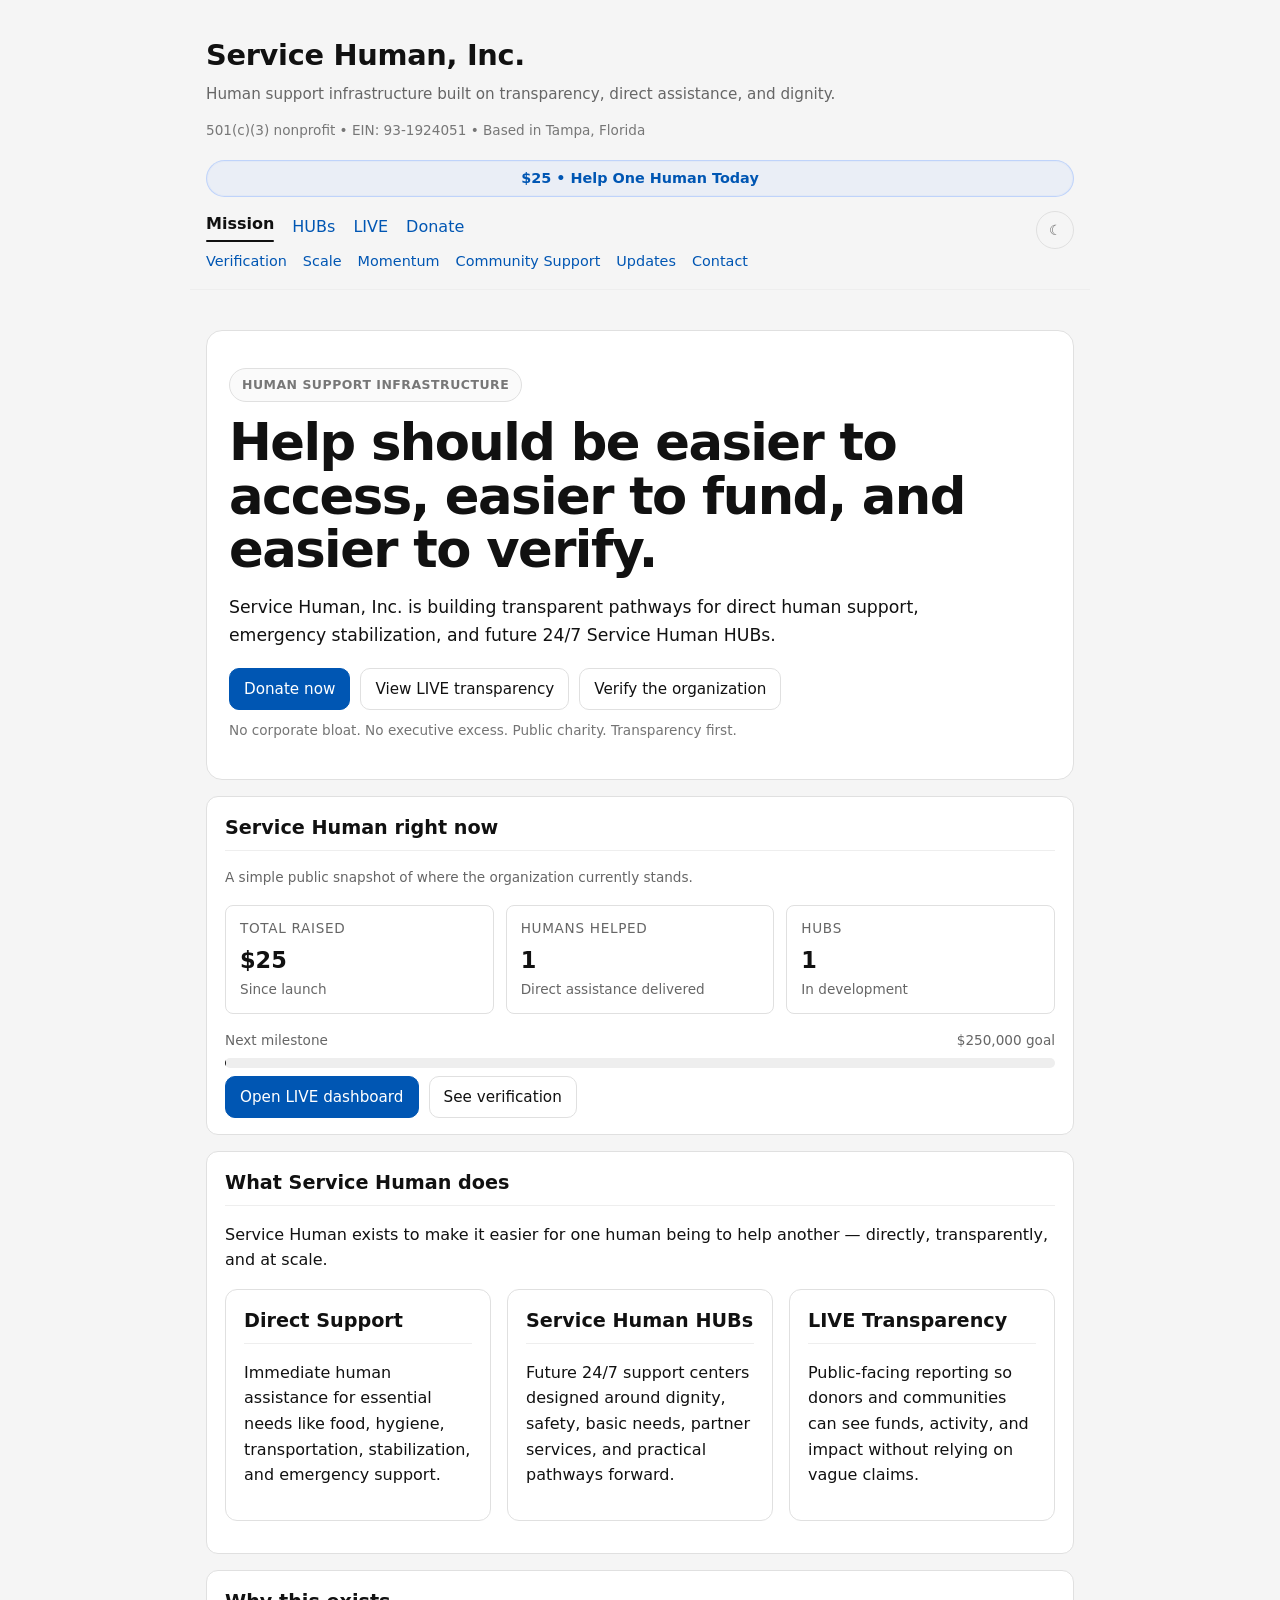
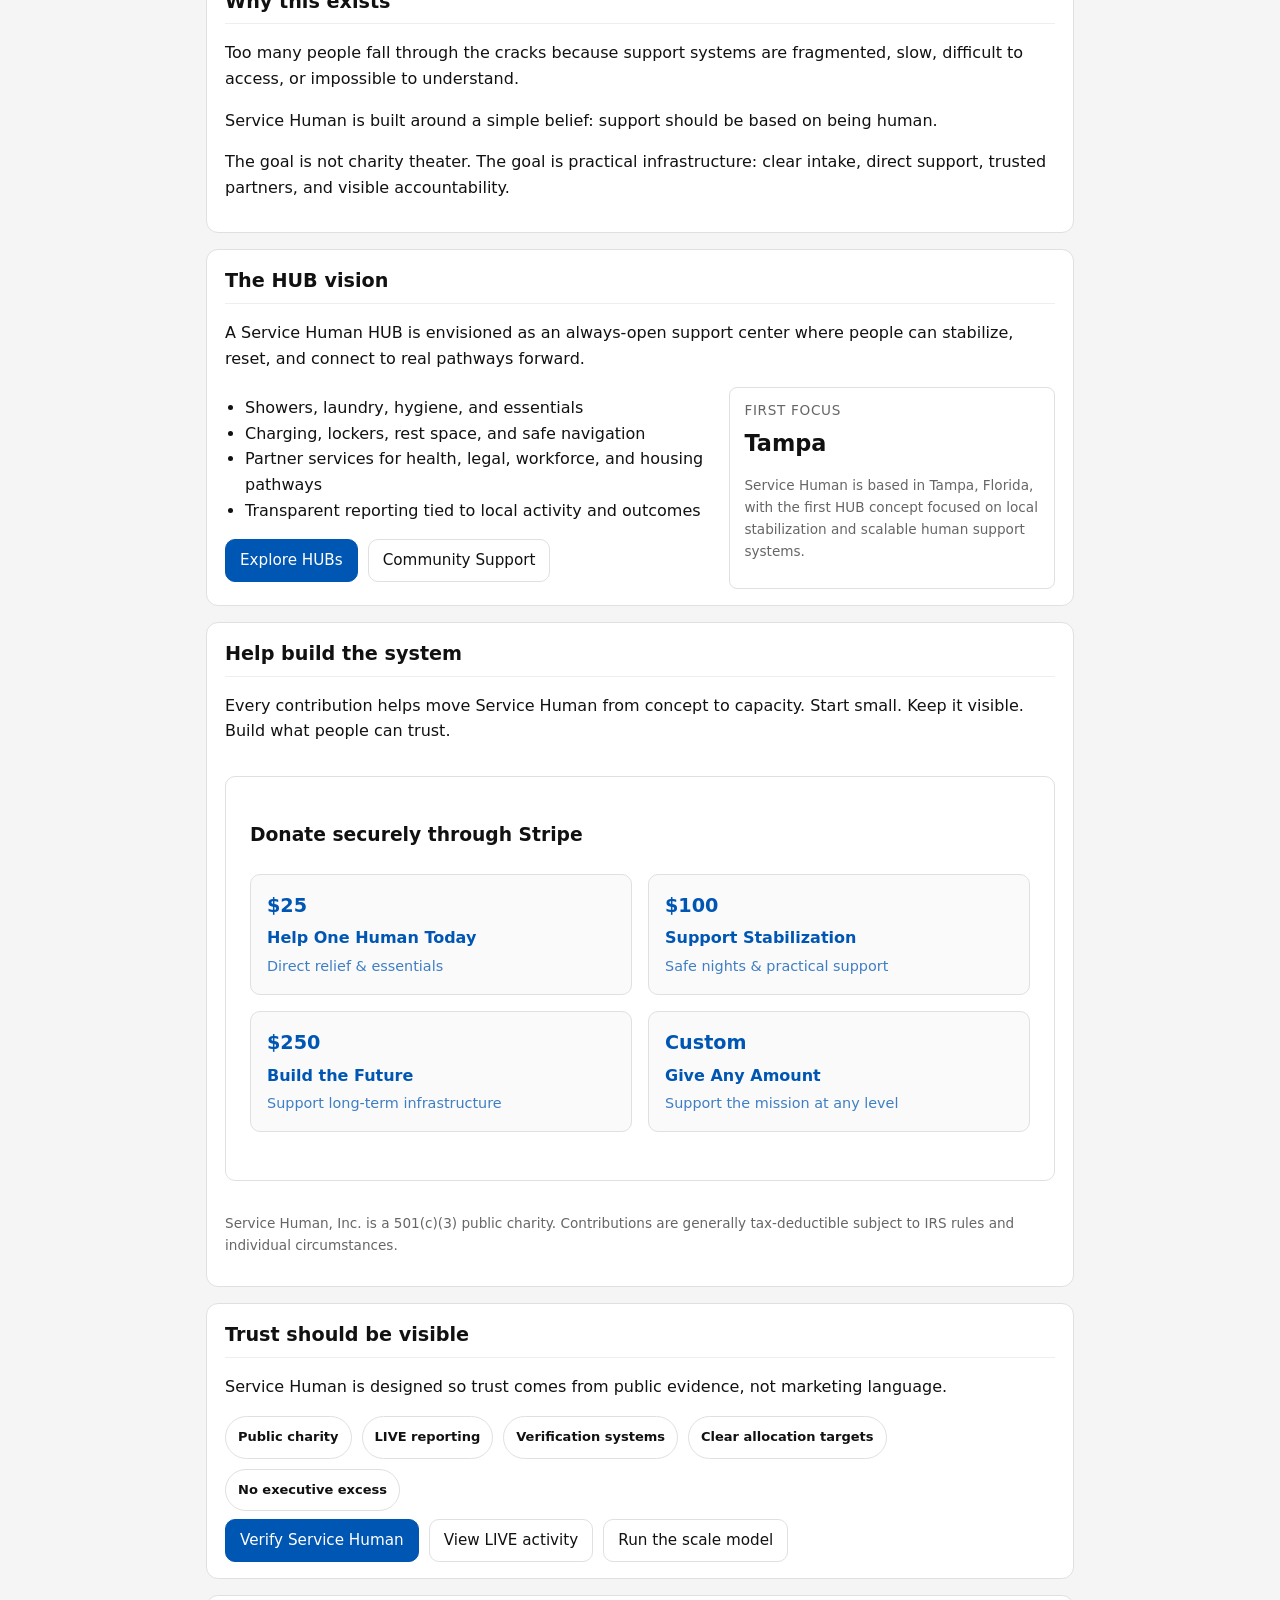
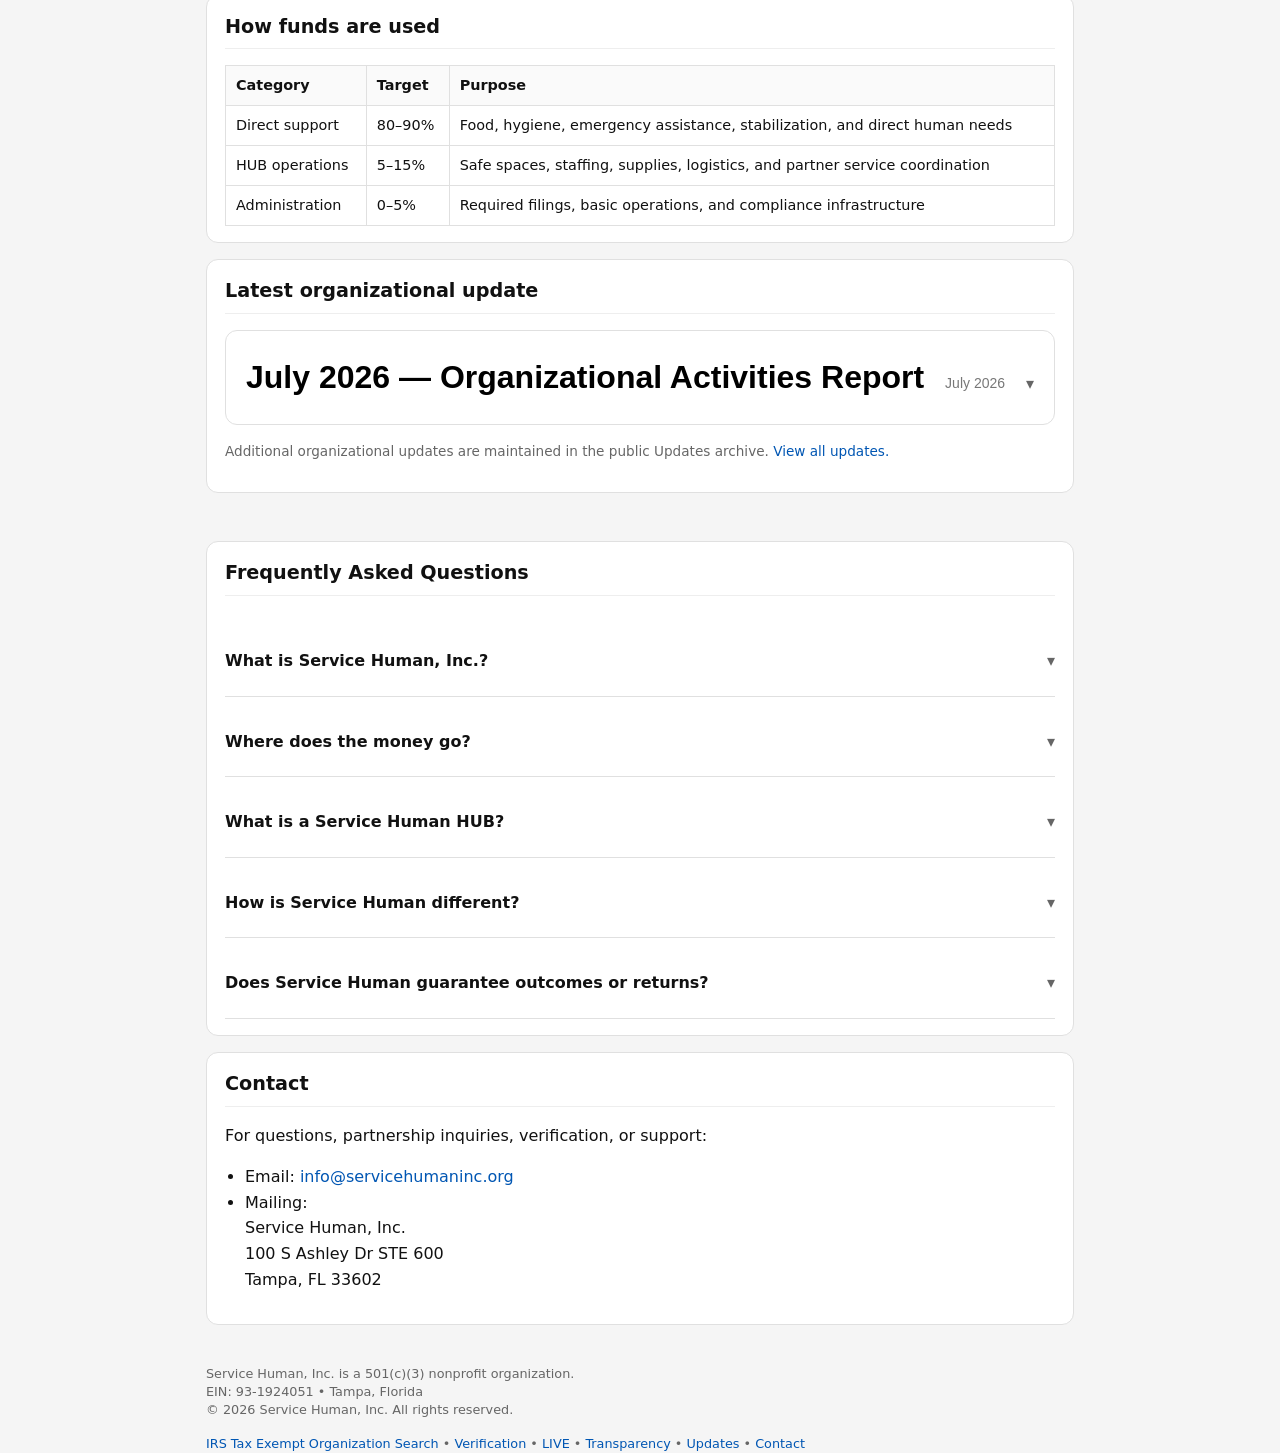
<file: index.html>
<!doctype html>
<html lang="en">
<head>
  <meta charset="utf-8">
  <meta name="viewport" content="width=device-width, initial-scale=1">

  <title>Service Human, Inc. | Human Support Infrastructure</title>
  <meta name="description" content="Service Human, Inc. is a 501(c)(3) nonprofit building transparent human support infrastructure, direct assistance pathways, and future 24/7 Service Human HUBs.">

  <link rel="canonical" href="https://servicehumaninc.org/">
  <meta name="theme-color" content="#111827">

  <meta property="og:title" content="Service Human, Inc. | Human Support Infrastructure">
  <meta property="og:description" content="Transparent human support infrastructure. Direct assistance. Future 24/7 HUBs. Public accountability.">
  <meta property="og:type" content="website">
  <meta property="og:url" content="https://servicehumaninc.org/">
  <meta property="og:image" content="https://servicehumaninc.org/sh-og-final.jpeg">
  <meta property="og:image:type" content="image/jpeg">
  <meta property="og:image:width" content="1200">
  <meta property="og:image:height" content="630">
  <meta property="og:image:alt" content="Service Human, Inc. — human support infrastructure built on transparency">

  <link rel="stylesheet" href="/styles.css?v=homepage-v2">
  <script src="/theme.js?v=menu5" defer></script>

  <script type="application/ld+json">
{
  "@context": "https://schema.org",
  "@type": "NonprofitOrganization",
  "name": "Service Human, Inc.",
  "url": "https://servicehumaninc.org/",
  "logo": "https://servicehumaninc.org/sh-og-final.jpeg",
  "description": "Service Human, Inc. is a 501(c)(3) nonprofit building transparent human support infrastructure, direct assistance pathways, and future 24/7 Service Human HUBs.",
  "email": "info@servicehumaninc.org",
  "taxID": "93-1924051",
  "address": {
    "@type": "PostalAddress",
    "streetAddress": "100 S Ashley Dr STE 600",
    "addressLocality": "Tampa",
    "addressRegion": "FL",
    "postalCode": "33602",
    "addressCountry": "US"
  },
  "areaServed": "United States"
}
  </script>
</head>

<body>

<header>
  <div class="site-title">Service Human, Inc.</div>
  <p class="site-subtitle">
    Human support infrastructure built on transparency, direct assistance, and dignity.
  </p>
  <p class="meta-line">
    501(c)(3) nonprofit • EIN: 93-1924051 • Based in Tampa, Florida
  </p>

  <div class="top-actions">
    <a
      class="quick-help-btn"
      href="https://donate.stripe.com/eVqaEY7MTbpi4iR7SZ9Zm04"
      target="_blank"
      rel="noopener noreferrer"
      aria-label="Donate $25 to help one human today"
    >
      $25 • Help One Human Today
    </a>

    <button class="menu-toggle" aria-label="Open navigation">
      ☰
    </button>
  </div>

  <div class="site-nav-wrap" id="site-nav-wrap">
    <div class="site-nav-group">
      <nav class="primary-nav" aria-label="Primary">
        <a href="#mission" class="active">Mission</a>
        <a href="/hubs/">HUBs</a>
        <a href="/live/">LIVE</a>
        <a href="#donate">Donate</a>
      </nav>

      <nav class="secondary-nav" aria-label="More">
        <a href="/verification/">Verification</a>
        <a href="/scale/">Scale</a>
        <a href="/momentum/">Momentum</a>
        <a href="/community-support/">Community Support</a>
        <a href="/updates/">Updates</a>
        <a href="#contact">Contact</a>
      </nav>
    </div>

    <button id="theme-toggle" class="theme-toggle" type="button" aria-label="Toggle color theme">
      <span class="theme-toggle-icon">◐</span>
      <span class="theme-toggle-label">Theme</span>
    </button>
  </div>
</header>

<main>

  <section id="mission" class="hero-scale">
    <p class="eyebrow">Human support infrastructure</p>
    <h2>Help should be easier to access, easier to fund, and easier to verify.</h2>

    <p class="hero-lead">
      Service Human, Inc. is building transparent pathways for direct human support,
      emergency stabilization, and future 24/7 Service Human HUBs.
    </p>

    <div class="hero-actions">
      <a class="btn primary" href="#donate">Donate now</a>
      <a class="btn" href="/live/">View LIVE transparency</a>
      <a class="btn" href="/verification/">Verify the organization</a>
    </div>

    <p class="hero-footnote small">
      No corporate bloat. No executive excess. Public charity. Transparency first.
    </p>
  </section>

  <section id="status">
    <h2>Service Human right now</h2>
    <p class="small">
      A simple public snapshot of where the organization currently stands.
    </p>

    <div class="status-grid">
      <div class="status-card">
        <div class="status-label">Total raised</div>
        <div class="status-value">$25</div>
        <div class="status-note small">Since launch</div>
      </div>

      <div class="status-card">
        <div class="status-label">Humans helped</div>
        <div class="status-value">1</div>
        <div class="status-note small">Direct assistance delivered</div>
      </div>

      <div class="status-card">
        <div class="status-label">HUBs</div>
        <div class="status-value">1</div>
        <div class="status-note small">In development</div>
      </div>
    </div>

    <div class="status-progress">
      <div class="status-progress-header">
        <span class="small">Next milestone</span>
        <span class="small">$250,000 goal</span>
      </div>
      <div class="status-progress-bar">
        <div class="status-progress-fill" style="width: 0.1%;"></div>
      </div>
    </div>

    <div class="hero-actions">
      <a class="btn primary" href="/live/">Open LIVE dashboard</a>
      <a class="btn" href="/verification/">See verification</a>
    </div>
  </section>

  <section>
    <h2>What Service Human does</h2>
    <p>
      Service Human exists to make it easier for one human being to help another —
      directly, transparently, and at scale.
    </p>

    <div class="grid three">
      <div class="card">
        <h2>Direct Support</h2>
        <p>
          Immediate human assistance for essential needs like food, hygiene, transportation,
          stabilization, and emergency support.
        </p>
      </div>

      <div class="card">
        <h2>Service Human HUBs</h2>
        <p>
          Future 24/7 support centers designed around dignity, safety, basic needs,
          partner services, and practical pathways forward.
        </p>
      </div>

      <div class="card">
        <h2>LIVE Transparency</h2>
        <p>
          Public-facing reporting so donors and communities can see funds, activity,
          and impact without relying on vague claims.
        </p>
      </div>
    </div>
  </section>

  <section>
    <h2>Why this exists</h2>
    <p>
      Too many people fall through the cracks because support systems are fragmented,
      slow, difficult to access, or impossible to understand.
    </p>

    <p>
      Service Human is built around a simple belief:
      support should be based on being human.
    </p>

    <p>
      The goal is not charity theater. The goal is practical infrastructure:
      clear intake, direct support, trusted partners, and visible accountability.
    </p>
  </section>

  <section>
    <h2>The HUB vision</h2>
    <p>
      A Service Human HUB is envisioned as an always-open support center where people
      can stabilize, reset, and connect to real pathways forward.
    </p>

    <div class="grid two">
      <div>
        <ul>
          <li>Showers, laundry, hygiene, and essentials</li>
          <li>Charging, lockers, rest space, and safe navigation</li>
          <li>Partner services for health, legal, workforce, and housing pathways</li>
          <li>Transparent reporting tied to local activity and outcomes</li>
        </ul>

        <div class="hero-actions">
          <a class="btn primary" href="/hubs/">Explore HUBs</a>
          <a class="btn" href="/community-support/">Community Support</a>
        </div>
      </div>

      <div class="status-card">
        <div class="status-label">First focus</div>
        <div class="status-value">Tampa</div>
        <p class="small">
          Service Human is based in Tampa, Florida, with the first HUB concept focused on
          local stabilization and scalable human support systems.
        </p>
      </div>
    </div>
  </section>

  <section id="donate">
    <h2>Help build the system</h2>
    <p>
      Every contribution helps move Service Human from concept to capacity.
      Start small. Keep it visible. Build what people can trust.
    </p>

    <div class="stripe-donate-box">
      <h3>Donate securely through Stripe</h3>

      <div class="stripe-options">
        <a class="stripe-tier"
           href="https://donate.stripe.com/eVqaEY7MTbpi4iR7SZ9Zm04"
           target="_blank" rel="noopener noreferrer">
          <strong>$25</strong>
          <span>Help One Human Today</span>
          <em>Direct relief &amp; essentials</em>
        </a>

        <a class="stripe-tier"
           href="https://buy.stripe.com/eVqcN6gjp64Y9Dbb5b9Zm01"
           target="_blank" rel="noopener noreferrer">
          <strong>$100</strong>
          <span>Support Stabilization</span>
          <em>Safe nights &amp; practical support</em>
        </a>

        <a class="stripe-tier"
           href="https://buy.stripe.com/5kQ5kEaZ5dxq4iR2yF9Zm02"
           target="_blank" rel="noopener noreferrer">
          <strong>$250</strong>
          <span>Build the Future</span>
          <em>Support long-term infrastructure</em>
        </a>

        <a class="stripe-tier"
           href="https://donate.stripe.com/bJe6oI9V1aleaHf4GN9Zm03"
           target="_blank" rel="noopener noreferrer">
          <strong>Custom</strong>
          <span>Give Any Amount</span>
          <em>Support the mission at any level</em>
        </a>
      </div>
    </div>

    <p class="small">
      Service Human, Inc. is a 501(c)(3) public charity. Contributions are generally tax-deductible
      subject to IRS rules and individual circumstances.
    </p>
  </section>

  <section>
    <h2>Trust should be visible</h2>
    <p>
      Service Human is designed so trust comes from public evidence, not marketing language.
    </p>

    <div class="pillrow">
      <div class="pill">Public charity</div>
      <div class="pill">LIVE reporting</div>
      <div class="pill">Verification systems</div>
      <div class="pill">Clear allocation targets</div>
      <div class="pill">No executive excess</div>
    </div>

    <div class="hero-actions">
      <a class="btn primary" href="/verification/">Verify Service Human</a>
      <a class="btn" href="/live/">View LIVE activity</a>
      <a class="btn" href="/scale/">Run the scale model</a>
    </div>
  </section>

  <section>
    <h2>How funds are used</h2>
    <table class="allocation-table">
      <tr>
        <th>Category</th>
        <th>Target</th>
        <th>Purpose</th>
      </tr>
      <tr>
        <td>Direct support</td>
        <td>80–90%</td>
        <td>Food, hygiene, emergency assistance, stabilization, and direct human needs</td>
      </tr>
      <tr>
        <td>HUB operations</td>
        <td>5–15%</td>
        <td>Safe spaces, staffing, supplies, logistics, and partner service coordination</td>
      </tr>
      <tr>
        <td>Administration</td>
        <td>0–5%</td>
        <td>Required filings, basic operations, and compliance infrastructure</td>
      </tr>
    </table>
  </section>

<section id="updates">
  <h2>Latest organizational update</h2>

  <section class="update-block" id="latest-update-block" data-published="">
    <div class="update-container">
      <button
        class="update-toggle"
        type="button"
        aria-expanded="false"
        aria-controls="latest-update-content"
      >
        <span class="update-title" id="latest-update-title">Loading latest update...</span>
        <span class="update-date" id="latest-update-date"></span>
      </button>

      <div id="latest-update-content" class="update-content" hidden>
        <div class="update-body">
          <p id="latest-update-summary">
            Loading the latest organizational update.
          </p>

          <p>
            <a id="latest-update-link" href="/updates/">Read the full Updates archive</a>
          </p>
        </div>
      </div>
    </div>
  </section>

  <p class="small">
    Additional organizational updates are maintained in the public Updates archive.
    <a href="/updates/">View all updates.</a>
  </p>
</section>

<script>
  fetch('/data/updates.json', { cache: 'no-store' })
    .then(response => {
      if (!response.ok) {
        throw new Error(`Updates request failed: ${response.status}`);
      }

      return response.json();
    })
    .then(updates => {
      if (!Array.isArray(updates) || updates.length === 0) {
        throw new Error('Updates data is empty or invalid.');
      }

      // Future-proofing:
      // always determine the newest update by published date
      // instead of relying entirely on JSON array order.
      const latest = [...updates].sort((a, b) => {
        return new Date(b.published || 0) - new Date(a.published || 0);
      })[0];

      const block = document.getElementById('latest-update-block');
      const title = document.getElementById('latest-update-title');
      const date = document.getElementById('latest-update-date');
      const summary = document.getElementById('latest-update-summary');
      const link = document.getElementById('latest-update-link');

      block.dataset.published = latest.published || '';
      title.textContent = latest.title || 'Latest organizational update';
      date.textContent = latest.date || '';
      summary.textContent =
        latest.summary || 'View the complete organizational update in the public archive.';
      link.href = latest.url || '/updates/';
      link.textContent = 'Read the full report';
    })
    .catch(error => {
      console.error('Latest update could not be loaded:', error);

      document.getElementById('latest-update-title').textContent =
        'Latest organizational update';

      document.getElementById('latest-update-date').textContent = '';

      document.getElementById('latest-update-summary').textContent =
        'The latest organizational report is available in the public Updates archive.';

      const link = document.getElementById('latest-update-link');
      link.href = '/updates/';
      link.textContent = 'View Updates archive';
    });
</script>

  <section class="faq-section">
    <h2>Frequently Asked Questions</h2>

    <div class="faq-item">
      <h3>What is Service Human, Inc.?</h3>
      <div class="faq-answer">
        <p>
          Service Human, Inc. is a 501(c)(3) nonprofit built to make it easier for one human being
          to help another directly, transparently, and at scale.
        </p>
      </div>
    </div>

    <div class="faq-item">
      <h3>Where does the money go?</h3>
      <div class="faq-answer">
        <p>
          Primarily to direct human support. A small portion sustains the infrastructure required
          to deliver that support consistently and transparently.
        </p>
      </div>
    </div>

    <div class="faq-item">
      <h3>What is a Service Human HUB?</h3>
      <div class="faq-answer">
        <p>
          A Service Human HUB is a future local support center providing stabilization, coordination,
          basic needs access, and direct pathways to resources.
        </p>
      </div>
    </div>

    <div class="faq-item">
      <h3>How is Service Human different?</h3>
      <div class="faq-answer">
        <p>
          Service Human is designed around visibility. Donors and communities should be able to verify
          activity, allocation, and outcomes instead of relying only on claims.
        </p>
      </div>
    </div>

    <div class="faq-item">
      <h3>Does Service Human guarantee outcomes or returns?</h3>
      <div class="faq-answer">
        <p>
          No. Service Human is human support infrastructure, not an investment product.
          The goal is participation, visibility, and consistent delivery of help.
        </p>
      </div>
    </div>
  </section>

  <section id="contact">
    <h2>Contact</h2>
    <p>
      For questions, partnership inquiries, verification, or support:
    </p>

    <ul>
      <li>Email: <a href="mailto:info@servicehumaninc.org">info@servicehumaninc.org</a></li>
      <li>
        Mailing:
        <br>Service Human, Inc.
        <br>100 S Ashley Dr STE 600
        <br>Tampa, FL 33602
      </li>
    </ul>
  </section>

</main>

<footer>
  <p class="legal">
    Service Human, Inc. is a 501(c)(3) nonprofit organization.<br>
    EIN: 93-1924051 • Tampa, Florida<br>
    &copy; <span id="year"></span> Service Human, Inc. All rights reserved.
  </p>

  <p class="legal">
  <a href="https://apps.irs.gov/app/eos/" target="_blank" rel="noopener">IRS Tax Exempt Organization Search</a>
  • <a href="/verification/">Verification</a>
  • <a href="/live/">LIVE</a>
  • <a href="/transparency/">Transparency</a>
  • <a href="/updates/">Updates</a>
  • <a href="mailto:info@servicehumaninc.org">Contact</a>
</p>
</footer>

<script>
document.addEventListener('DOMContentLoaded', function () {
  document.querySelectorAll(".update-toggle").forEach((btn) => {
    btn.addEventListener("click", () => {
      const id = btn.getAttribute("aria-controls");
      const content = document.getElementById(id);
      const isOpen = btn.getAttribute("aria-expanded") === "true";

      document.querySelectorAll(".update-toggle[aria-expanded='true']").forEach((openBtn) => {
        if (openBtn !== btn) {
          const openId = openBtn.getAttribute("aria-controls");
          const openContent = document.getElementById(openId);
          openBtn.setAttribute("aria-expanded", "false");
          if (openContent) openContent.hidden = true;
        }
      });

      btn.setAttribute("aria-expanded", String(!isOpen));
      if (content) content.hidden = isOpen;
    });
  });

  const y = document.getElementById('year');
  if (y) y.textContent = new Date().getFullYear();
});
</script>

</body>
</html>
</file>
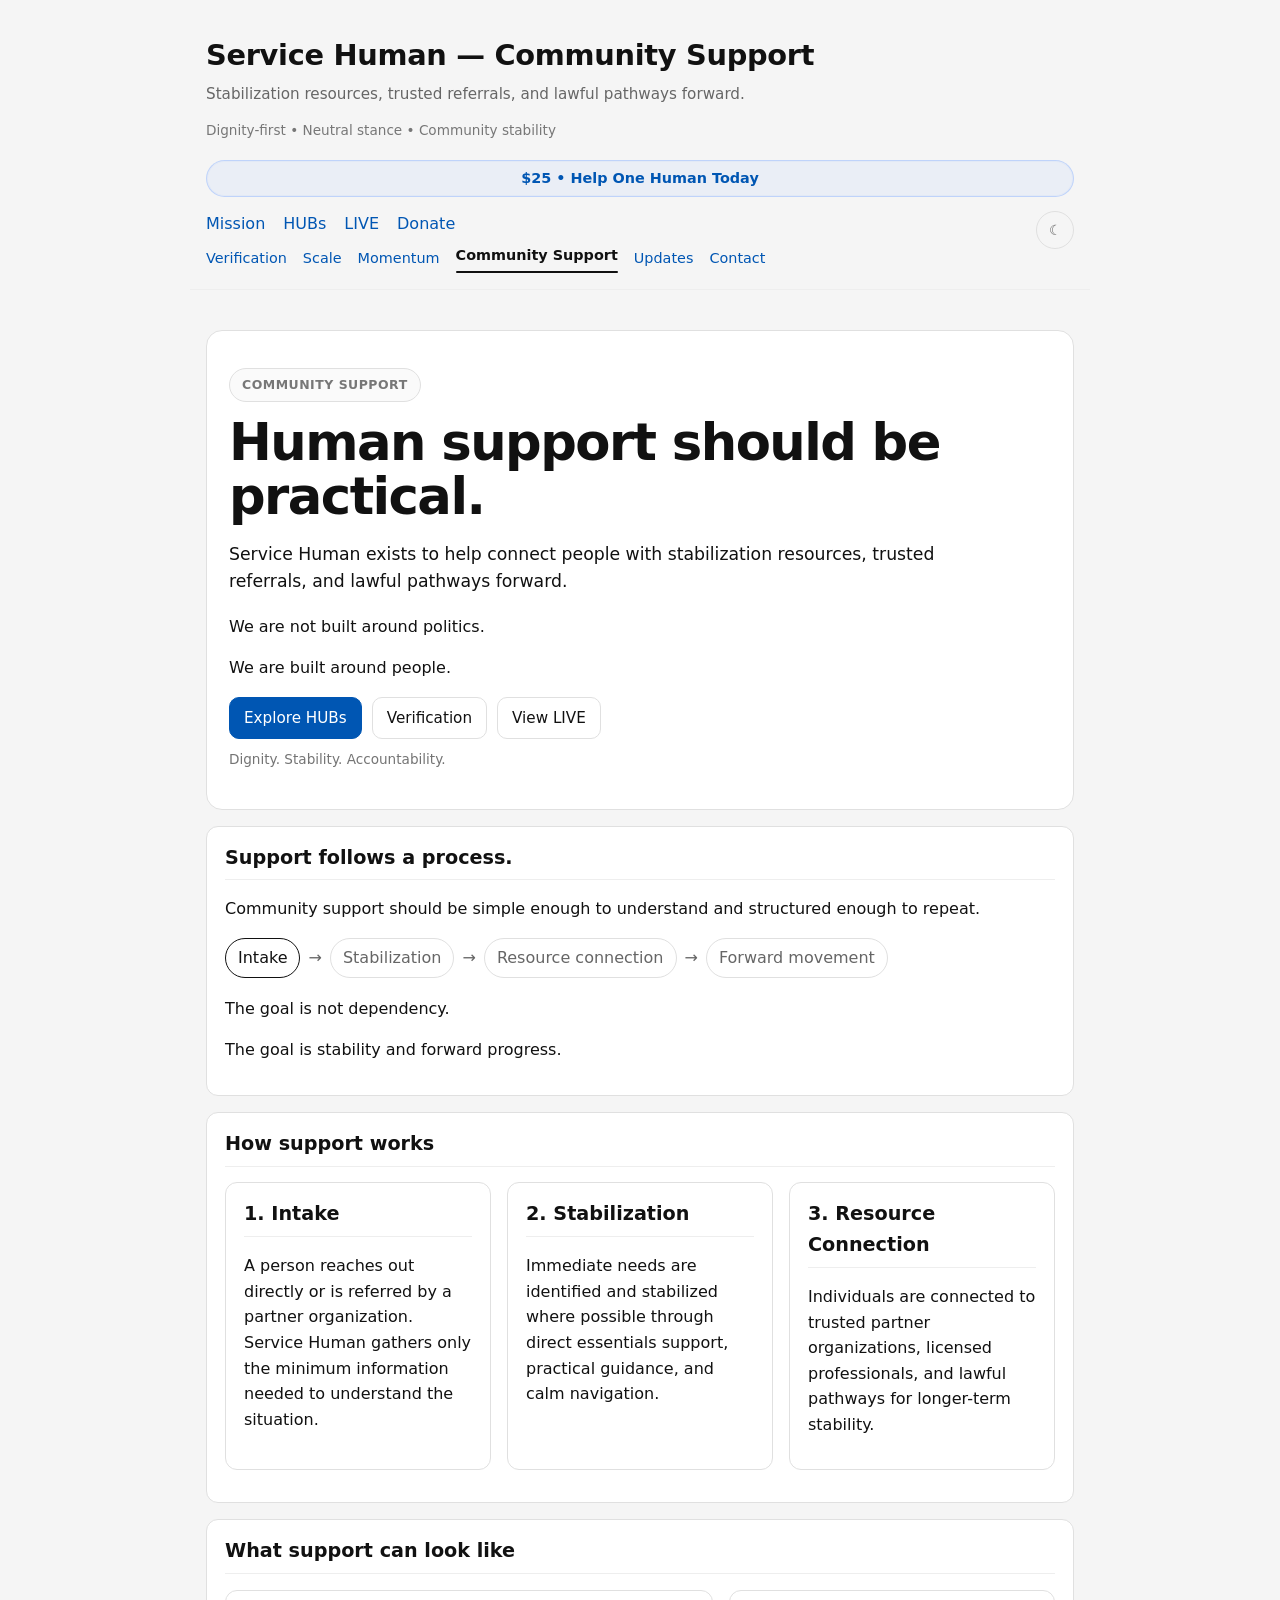
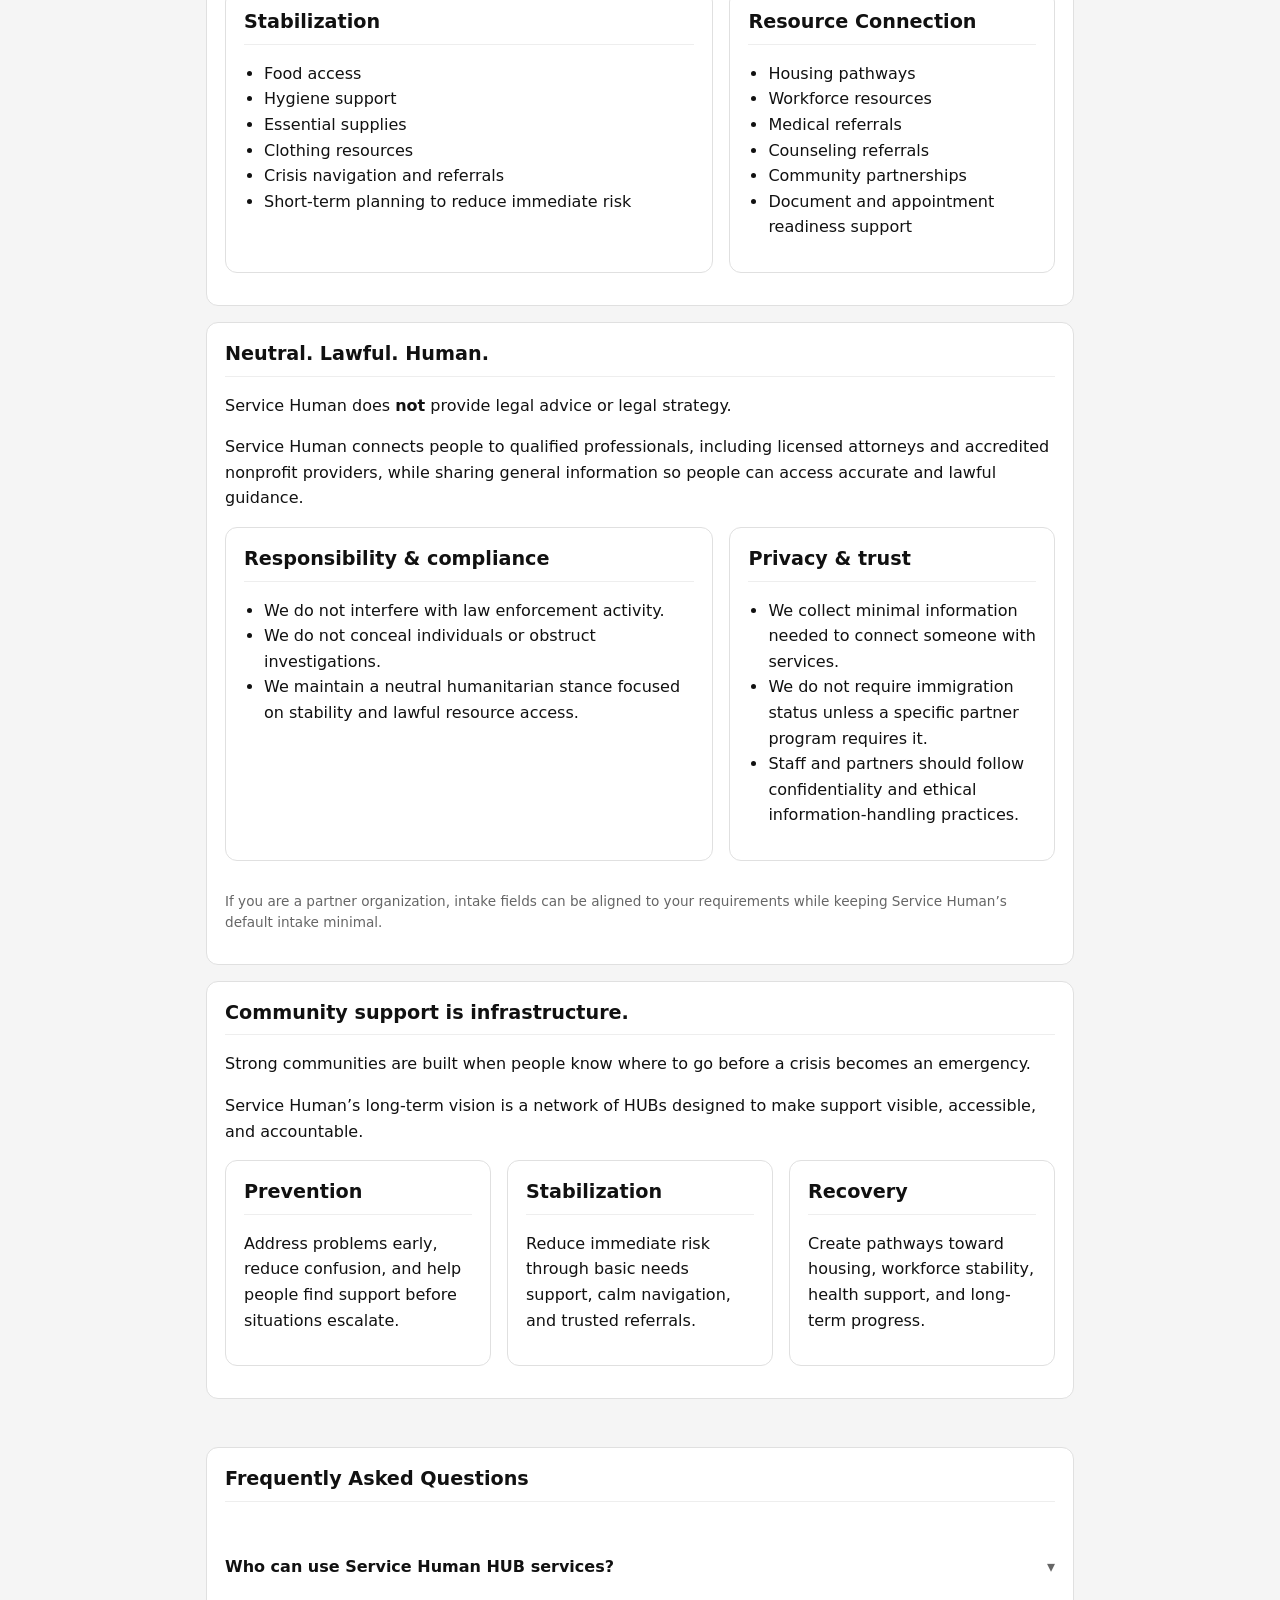
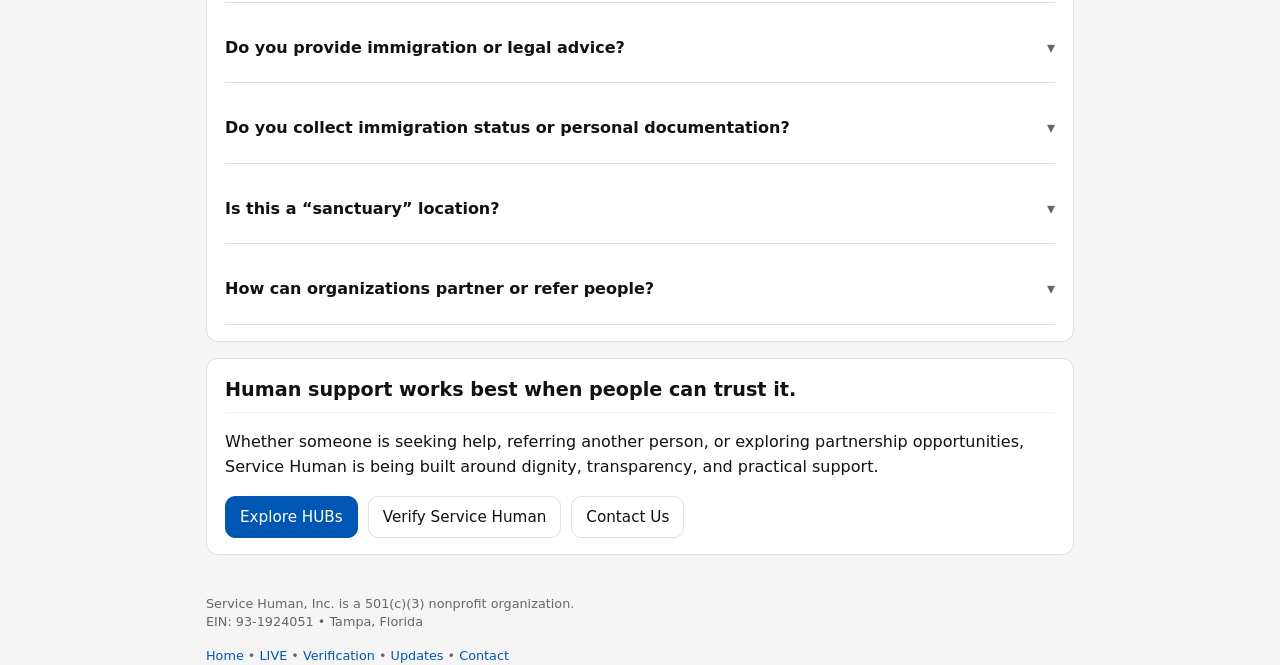
<file: community-support/index.html>
<!doctype html>
<html lang="en">
<head>
  <meta charset="utf-8">
  <meta name="viewport" content="width=device-width, initial-scale=1">

  <title>Community Support | Service Human, Inc.</title>
  <meta name="description" content="Community support through stabilization resources, trusted referrals, lawful pathways, and dignity-first human infrastructure.">

  <link rel="canonical" href="https://servicehumaninc.org/community-support/">
  <meta property="og:title" content="Community Support | Service Human, Inc.">
  <meta property="og:description" content="Human support should be practical. Dignity-first stabilization, trusted referrals, and lawful pathways forward.">
  <meta property="og:type" content="website">
  <meta property="og:url" content="https://servicehumaninc.org/community-support/">
  <meta property="og:image" content="https://servicehumaninc.org/sh-og-final.jpeg">

  <link rel="stylesheet" href="/styles.css?v=community-support-v2">
  <script src="/theme.js?v=menu5" defer></script>
</head>

<body>

<header>
  <div class="site-title">Service Human — Community Support</div>
  <p class="site-subtitle">
    Stabilization resources, trusted referrals, and lawful pathways forward.
  </p>
  <p class="meta-line">
    Dignity-first • Neutral stance • Community stability
  </p>

  <div class="top-actions">
    <a
      class="quick-help-btn"
      href="https://donate.stripe.com/eVqaEY7MTbpi4iR7SZ9Zm04"
      target="_blank"
      rel="noopener noreferrer"
      aria-label="Donate $25 to help one human today"
    >
      $25 • Help One Human Today
    </a>

    <button class="menu-toggle" aria-label="Open navigation">
      ☰
    </button>
  </div>

  <div class="site-nav-wrap" id="site-nav-wrap">
    <div class="site-nav-group">
      <nav class="primary-nav" aria-label="Primary">
        <a href="/">Mission</a>
        <a href="/hubs/">HUBs</a>
        <a href="/live/">LIVE</a>
        <a href="/#donate">Donate</a>
      </nav>

      <nav class="secondary-nav" aria-label="More">
        <a href="/verification/">Verification</a>
        <a href="/scale/">Scale</a>
        <a href="/momentum/">Momentum</a>
        <a href="/community-support/" class="active">Community Support</a>
        <a href="/updates/">Updates</a>
        <a href="/#contact">Contact</a>
      </nav>
    </div>

    <button id="theme-toggle" class="theme-toggle" type="button" aria-label="Toggle color theme">
      <span class="theme-toggle-icon">◐</span>
      <span class="theme-toggle-label">Theme</span>
    </button>
  </div>
</header>

<main>

  <section class="hero-scale">
    <p class="eyebrow">Community Support</p>
    <h2>Human support should be practical.</h2>

    <p class="hero-lead">
      Service Human exists to help connect people with stabilization resources,
      trusted referrals, and lawful pathways forward.
    </p>

    <p>
      We are not built around politics.
    </p>

    <p>
      We are built around people.
    </p>

    <div class="hero-actions">
      <a class="btn primary" href="/hubs/">Explore HUBs</a>
      <a class="btn" href="/verification/">Verification</a>
      <a class="btn" href="/live/">View LIVE</a>
    </div>

    <p class="hero-footnote small">
      Dignity. Stability. Accountability.
    </p>
  </section>

  <section>
    <h2>Support follows a process.</h2>

    <p>
      Community support should be simple enough to understand and structured enough to repeat.
    </p>

    <div class="momentum-loop">
      <div class="loop-step active">Intake</div>
      <div class="loop-arrow">→</div>

      <div class="loop-step">Stabilization</div>
      <div class="loop-arrow">→</div>

      <div class="loop-step">Resource connection</div>
      <div class="loop-arrow">→</div>

      <div class="loop-step">Forward movement</div>
    </div>

    <p>
      The goal is not dependency.
    </p>

    <p>
      The goal is stability and forward progress.
    </p>
  </section>

  <section>
    <h2>How support works</h2>

    <div class="grid three">
      <div class="card">
        <h2>1. Intake</h2>
        <p>
          A person reaches out directly or is referred by a partner organization.
          Service Human gathers only the minimum information needed to understand the situation.
        </p>
      </div>

      <div class="card">
        <h2>2. Stabilization</h2>
        <p>
          Immediate needs are identified and stabilized where possible through direct essentials
          support, practical guidance, and calm navigation.
        </p>
      </div>

      <div class="card">
        <h2>3. Resource Connection</h2>
        <p>
          Individuals are connected to trusted partner organizations, licensed professionals,
          and lawful pathways for longer-term stability.
        </p>
      </div>
    </div>
  </section>

  <section>
    <h2>What support can look like</h2>

    <div class="grid two">
      <div class="card">
        <h2>Stabilization</h2>
        <ul>
          <li>Food access</li>
          <li>Hygiene support</li>
          <li>Essential supplies</li>
          <li>Clothing resources</li>
          <li>Crisis navigation and referrals</li>
          <li>Short-term planning to reduce immediate risk</li>
        </ul>
      </div>

      <div class="card">
        <h2>Resource Connection</h2>
        <ul>
          <li>Housing pathways</li>
          <li>Workforce resources</li>
          <li>Medical referrals</li>
          <li>Counseling referrals</li>
          <li>Community partnerships</li>
          <li>Document and appointment readiness support</li>
        </ul>
      </div>
    </div>
  </section>

  <section>
    <h2>Neutral. Lawful. Human.</h2>

    <p>
      Service Human does <strong>not</strong> provide legal advice or legal strategy.
    </p>

    <p>
      Service Human connects people to qualified professionals, including licensed attorneys
      and accredited nonprofit providers, while sharing general information so people can access
      accurate and lawful guidance.
    </p>

    <div class="grid two">
      <div class="card">
        <h2>Responsibility &amp; compliance</h2>
        <ul>
          <li>We do not interfere with law enforcement activity.</li>
          <li>We do not conceal individuals or obstruct investigations.</li>
          <li>We maintain a neutral humanitarian stance focused on stability and lawful resource access.</li>
        </ul>
      </div>

      <div class="card">
        <h2>Privacy &amp; trust</h2>
        <ul>
          <li>We collect minimal information needed to connect someone with services.</li>
          <li>We do not require immigration status unless a specific partner program requires it.</li>
          <li>Staff and partners should follow confidentiality and ethical information-handling practices.</li>
        </ul>
      </div>
    </div>

    <p class="small">
      If you are a partner organization, intake fields can be aligned to your requirements while keeping
      Service Human’s default intake minimal.
    </p>
  </section>

  <section>
    <h2>Community support is infrastructure.</h2>

    <p>
      Strong communities are built when people know where to go before a crisis becomes an emergency.
    </p>

    <p>
      Service Human’s long-term vision is a network of HUBs designed to make support visible,
      accessible, and accountable.
    </p>

    <div class="grid three">
      <div class="card">
        <h2>Prevention</h2>
        <p>
          Address problems early, reduce confusion, and help people find support before situations escalate.
        </p>
      </div>

      <div class="card">
        <h2>Stabilization</h2>
        <p>
          Reduce immediate risk through basic needs support, calm navigation, and trusted referrals.
        </p>
      </div>

      <div class="card">
        <h2>Recovery</h2>
        <p>
          Create pathways toward housing, workforce stability, health support, and long-term progress.
        </p>
      </div>
    </div>
  </section>

  <section id="faq" class="faq-section">
    <h2>Frequently Asked Questions</h2>

    <div class="faq-item">
      <h3>Who can use Service Human HUB services?</h3>
      <div class="faq-answer">
        <p>
          Anyone facing vulnerability who needs stabilization and referral support.
          Services vary by HUB capacity and local partners.
        </p>
      </div>
    </div>

    <div class="faq-item">
      <h3>Do you provide immigration or legal advice?</h3>
      <div class="faq-answer">
        <p>
          No. Service Human provides general information and connects people to qualified legal
          and accredited nonprofit providers when legal support is needed.
        </p>
      </div>
    </div>

    <div class="faq-item">
      <h3>Do you collect immigration status or personal documentation?</h3>
      <div class="faq-answer">
        <p>
          Service Human collects minimal information by default. Immigration status is not required
          unless a specific partner program requires it.
        </p>
      </div>
    </div>

    <div class="faq-item">
      <h3>Is this a “sanctuary” location?</h3>
      <div class="faq-answer">
        <p>
          Service Human does not use political labels. It is a neutral service organization focused
          on lawful support pathways and community stability.
        </p>
      </div>
    </div>

    <div class="faq-item">
      <h3>How can organizations partner or refer people?</h3>
      <div class="faq-answer">
        <p>
          Email <a href="mailto:info@servicehumaninc.org">info@servicehumaninc.org</a>
          with your referral workflow, eligibility rules, and required data fields.
        </p>
      </div>
    </div>
  </section>

  <section>
    <h2>Human support works best when people can trust it.</h2>

    <p>
      Whether someone is seeking help, referring another person, or exploring partnership opportunities,
      Service Human is being built around dignity, transparency, and practical support.
    </p>

    <div class="hero-actions">
      <a class="btn primary" href="/hubs/">Explore HUBs</a>
      <a class="btn" href="/verification/">Verify Service Human</a>
      <a class="btn" href="mailto:info@servicehumaninc.org">Contact Us</a>
    </div>
  </section>

</main>

<footer>
  <p class="legal">
    Service Human, Inc. is a 501(c)(3) nonprofit organization.<br>
    EIN: 93-1924051 • Tampa, Florida
  </p>

  <p class="legal">
    <a href="/">Home</a> •
    <a href="/live/">LIVE</a> •
    <a href="/verification/">Verification</a> •
    <a href="/updates/">Updates</a> •
    <a href="mailto:info@servicehumaninc.org">Contact</a>
  </p>
</footer>

</body>
</html>
</file>
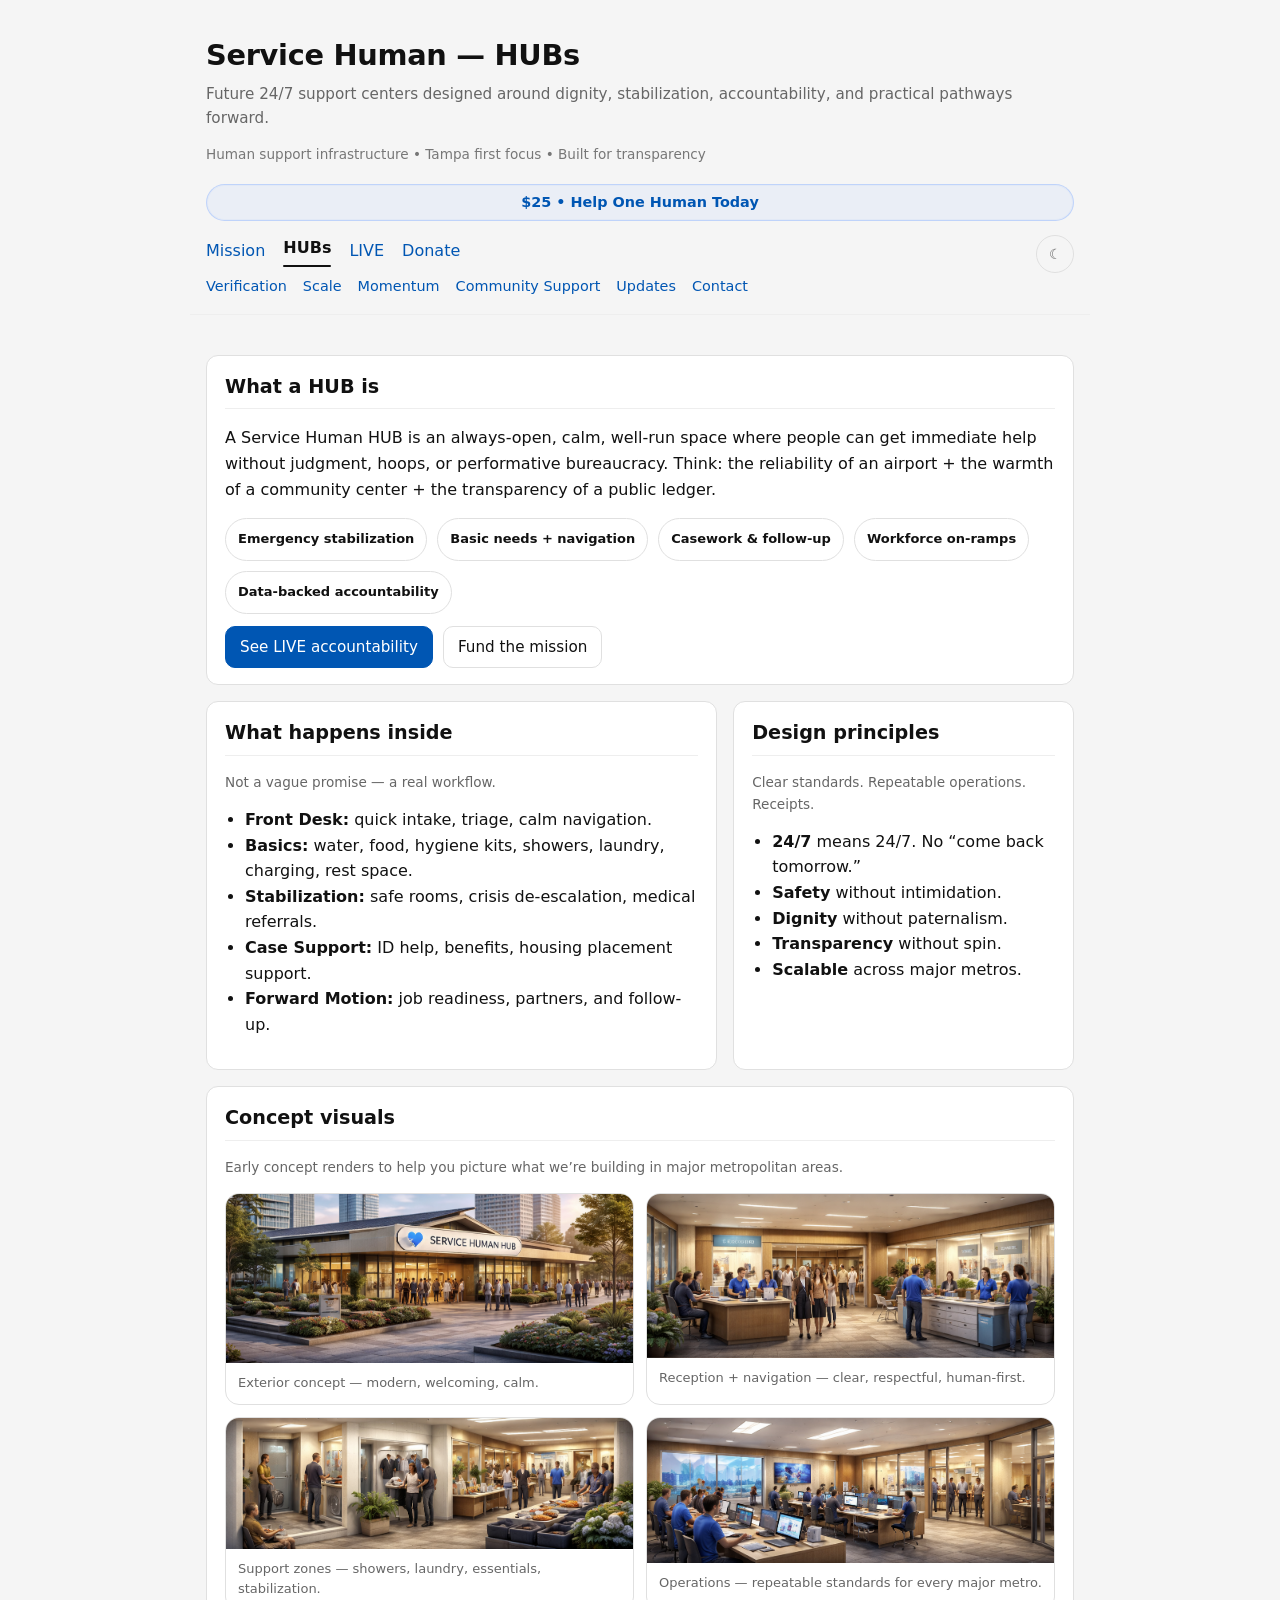
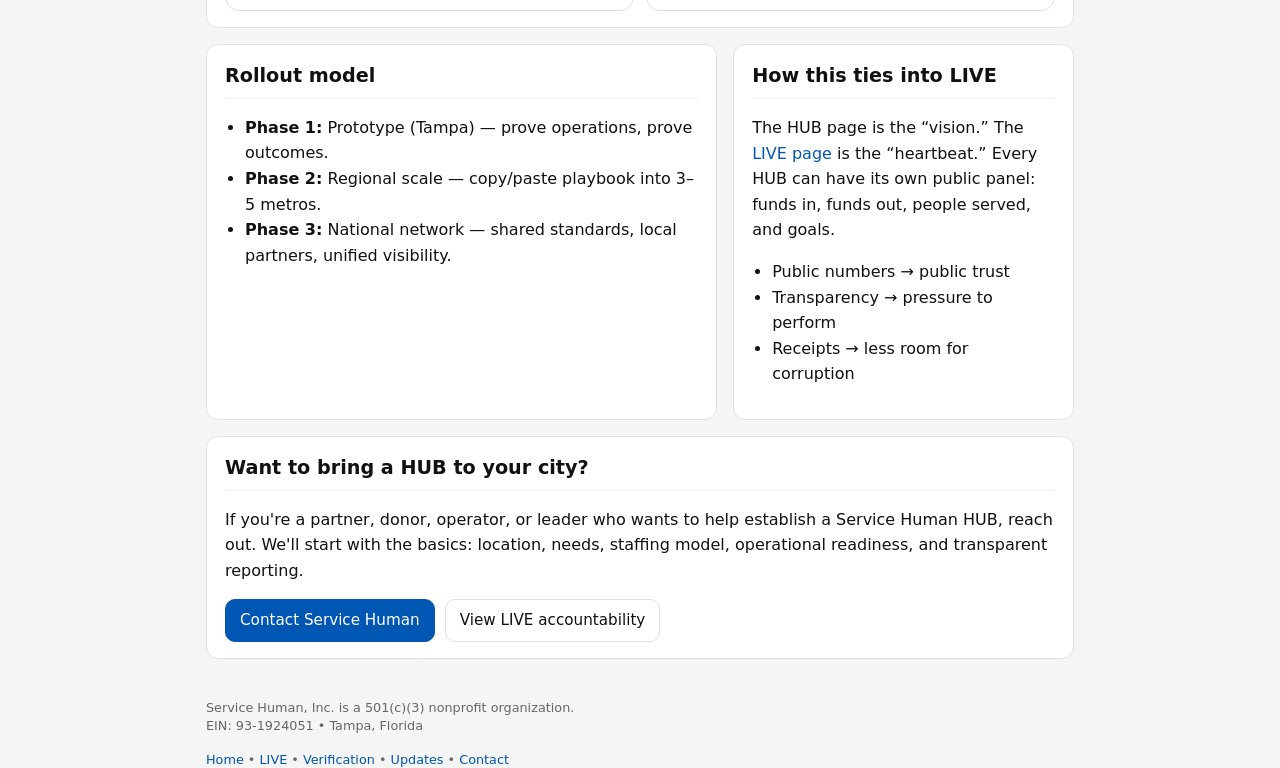
<file: hubs/index.html>
<!doctype html>
<html lang="en">
<head>
  <meta charset="utf-8" />
  <meta name="viewport" content="width=device-width, initial-scale=1" />
  <title>Service Human — HUBs</title>
  <meta name="description" content="Service Human HUBs: 24/7 centers that turn compassion into infrastructure—transparent, repeatable, and measurable." />

  <link rel="stylesheet" href="/styles.css">
  
</head>

<body>
<header>
  <div class="site-title">Service Human — HUBs</div>
  <p class="site-subtitle">
    Future 24/7 support centers designed around dignity, stabilization, accountability, and practical pathways forward.
  </p>
  <p class="meta-line">
    Human support infrastructure • Tampa first focus • Built for transparency
  </p>

  <div class="top-actions">
    <a
      class="quick-help-btn"
      href="https://donate.stripe.com/eVqaEY7MTbpi4iR7SZ9Zm04"
      target="_blank"
      rel="noopener noreferrer"
      aria-label="Donate $25 to help one human today"
    >
      $25 • Help One Human Today
    </a>

    <button class="menu-toggle" aria-label="Open navigation">
      ☰
    </button>
  </div>

  <div class="site-nav-wrap" id="site-nav-wrap">
    <div class="site-nav-group">
      <nav class="primary-nav" aria-label="Primary">
        <a href="/">Mission</a>
        <a href="/hubs/" class="active">HUBs</a>
        <a href="/live/">LIVE</a>
        <a href="/#donate">Donate</a>
      </nav>

      <nav class="secondary-nav" aria-label="More">
        <a href="/verification/">Verification</a>
        <a href="/scale/">Scale</a>
        <a href="/momentum/">Momentum</a>
        <a href="/community-support/">Community Support</a>
        <a href="/updates/">Updates</a>
        <a href="/#contact">Contact</a>
      </nav>
    </div>

    <button id="theme-toggle" class="theme-toggle" type="button" aria-label="Toggle color theme">
      <span class="theme-toggle-icon">◐</span>
      <span class="theme-toggle-label">Theme</span>
    </button>
  </div>
</header>

  <main>
    <section>
      <h2>What a HUB is</h2>
      <p>
        A Service Human HUB is an always-open, calm, well-run space where people can get immediate help
        without judgment, hoops, or performative bureaucracy.
        Think: the reliability of an airport + the warmth of a community center + the transparency of a public ledger.
      </p>

      <div class="pillrow" aria-label="Core outcomes">
        <div class="pill">Emergency stabilization</div>
        <div class="pill">Basic needs + navigation</div>
        <div class="pill">Casework & follow-up</div>
        <div class="pill">Workforce on-ramps</div>
        <div class="pill">Data-backed accountability</div>
      </div>

      <div style="margin-top:12px; display:flex; gap:10px; flex-wrap:wrap;">
        <a class="btn primary" href="/live/">See LIVE accountability</a>
        <a class="btn" href="/#donate">Fund the mission</a>
      </div>
    </section>

    <div class="grid two">
      <section>
        <h2>What happens inside</h2>
        <p class="small">Not a vague promise — a real workflow.</p>
        <ul>
          <li><strong>Front Desk:</strong> quick intake, triage, calm navigation.</li>
          <li><strong>Basics:</strong> water, food, hygiene kits, showers, laundry, charging, rest space.</li>
          <li><strong>Stabilization:</strong> safe rooms, crisis de-escalation, medical referrals.</li>
          <li><strong>Case Support:</strong> ID help, benefits, housing placement support.</li>
          <li><strong>Forward Motion:</strong> job readiness, partners, and follow-up.</li>
        </ul>
      </section>

      <section>
        <h2>Design principles</h2>
        <p class="small">Clear standards. Repeatable operations. Receipts.</p>
        <ul>
          <li><strong>24/7</strong> means 24/7. No “come back tomorrow.”</li>
          <li><strong>Safety</strong> without intimidation.</li>
          <li><strong>Dignity</strong> without paternalism.</li>
          <li><strong>Transparency</strong> without spin.</li>
          <li><strong>Scalable</strong> across major metros.</li>
        </ul>
      </section>
    </div>

    <section>
      <h2>Concept visuals</h2>
      <p class="small">
        Early concept renders to help you picture what we’re building in major metropolitan areas.
      </p>

      <div class="imggrid">
        <figure>
          <img src="/hubs/assets/hub-1.png" alt="Service Human HUB concept rendering 01">
          <figcaption>Exterior concept — modern, welcoming, calm.</figcaption>
        </figure>

        <figure>
          <img src="/hubs/assets/hub-2.png" alt="Service Human HUB concept rendering 02">
          <figcaption>Reception + navigation — clear, respectful, human-first.</figcaption>
        </figure>

        <figure>
          <img src="/hubs/assets/hub-3.png" alt="Service Human HUB concept rendering 03">
          <figcaption>Support zones — showers, laundry, essentials, stabilization.</figcaption>
        </figure>

        <figure>
          <img src="/hubs/assets/hub-4.png" alt="Service Human HUB concept rendering 04">
          <figcaption>Operations — repeatable standards for every major metro.</figcaption>
        </figure>
      </div>
    </section>

    <div class="grid two">
      <section>
        <h2>Rollout model</h2>
        <ul>
          <li><strong>Phase 1:</strong> Prototype (Tampa) — prove operations, prove outcomes.</li>
          <li><strong>Phase 2:</strong> Regional scale — copy/paste playbook into 3–5 metros.</li>
          <li><strong>Phase 3:</strong> National network — shared standards, local partners, unified visibility.</li>
        </ul>
      </section>

      <section>
        <h2>How this ties into LIVE</h2>
        <p>
          The HUB page is the “vision.” The <a href="/live/">LIVE page</a> is the “heartbeat.”
          Every HUB can have its own public panel: funds in, funds out, people served, and goals.
        </p>
        <ul>
          <li>Public numbers → public trust</li>
          <li>Transparency → pressure to perform</li>
          <li>Receipts → less room for corruption</li>
        </ul>
      </section>
    </div>

    <section>
      <h2>Want to bring a HUB to your city?</h2>
      <p>
        If you're a partner, donor, operator, or leader who wants to help establish a Service Human HUB, reach out. We'll start with the basics: location, needs, staffing model, operational readiness, and transparent reporting.
      </p>
      <div style="margin-top:12px; display:flex; gap:10px; flex-wrap:wrap;">
        <a class="btn primary" href="/#contact">Contact Service Human</a>
        <a class="btn" href="/live/">View LIVE accountability</a>
      </div>
    </section>
  </main>

<footer>
  <p class="legal">
    Service Human, Inc. is a 501(c)(3) nonprofit organization.<br>
    EIN: 93-1924051 • Tampa, Florida
  </p>
  <p class="legal">
    <a href="/">Home</a> •
    <a href="/live/">LIVE</a> •
    <a href="/verification/">Verification</a> •
    <a href="/updates/">Updates</a> •
    <a href="mailto:info@servicehumaninc.org">Contact</a>
  </p>
</footer>

<script src="/theme.js?v=menu5" defer></script>
  
</body>
</html>
</file>
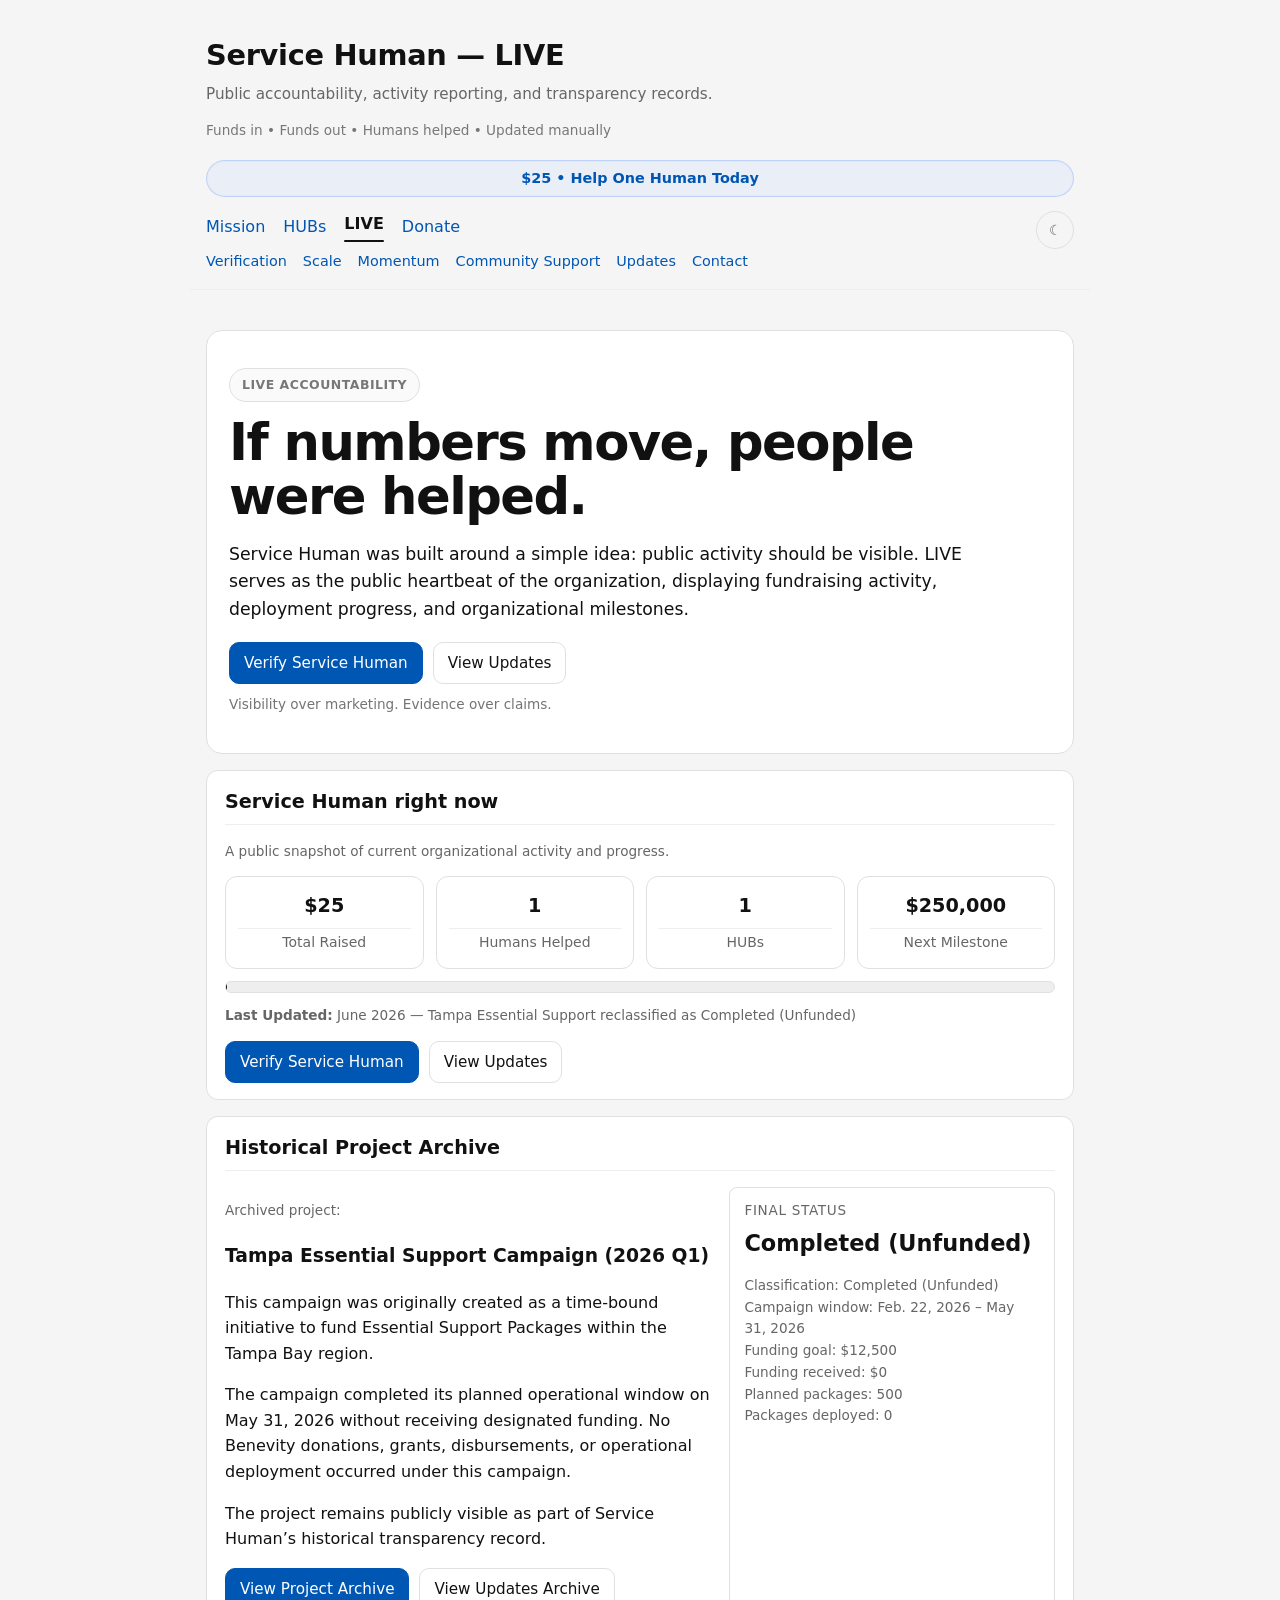
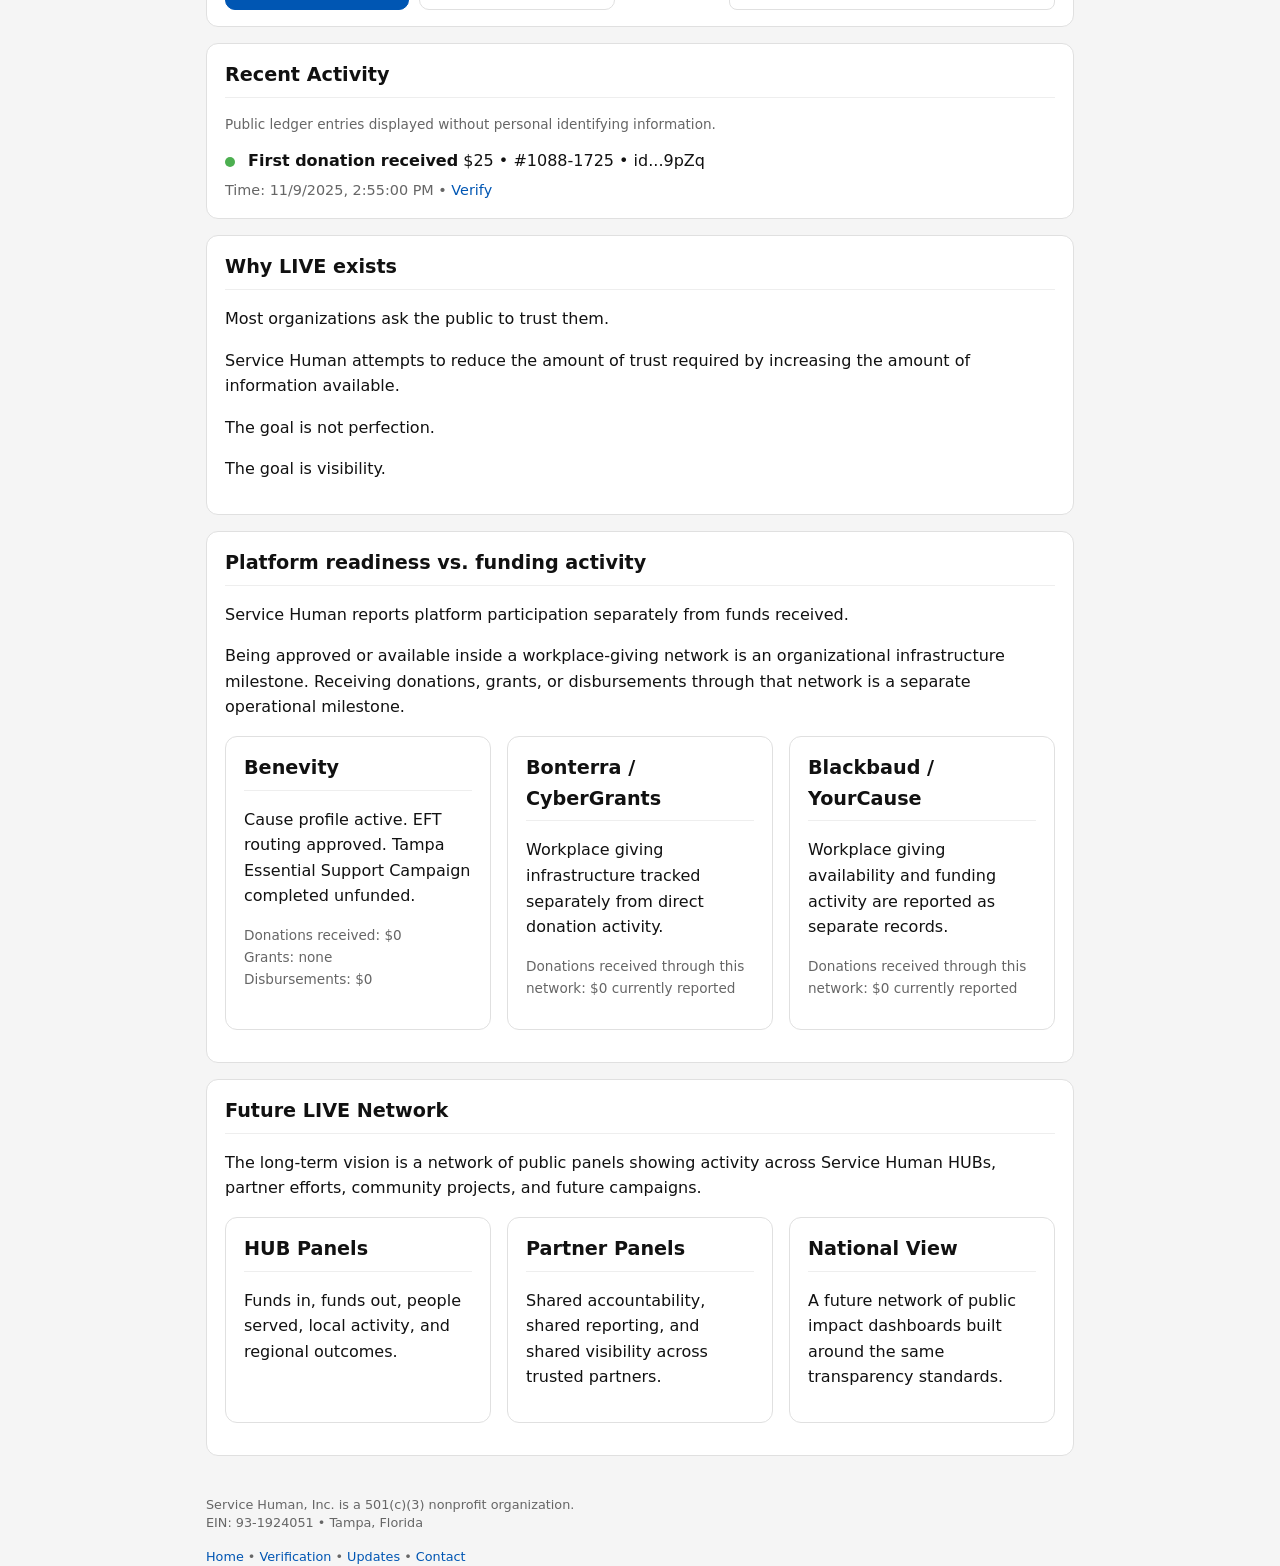
<file: live/index.html>
<!doctype html>
<html lang="en">
<head>
  <meta charset="utf-8">
  <meta name="viewport" content="width=device-width, initial-scale=1">

  <title>LIVE Accountability | Service Human, Inc.</title>
  <meta name="description" content="LIVE accountability for Service Human, Inc. — public activity, donation reporting, deployment progress, and transparency records.">

  <link rel="canonical" href="https://servicehumaninc.org/live/">
  <meta property="og:title" content="LIVE Accountability | Service Human, Inc.">
  <meta property="og:description" content="Funds in. Activity visible. Public accountability for Service Human, Inc.">
  <meta property="og:type" content="website">
  <meta property="og:url" content="https://servicehumaninc.org/live/">
  <meta property="og:image" content="https://servicehumaninc.org/sh-og-final.jpeg">

  <link rel="stylesheet" href="/styles.css?v=live-v2">
  <script src="/theme.js?v=menu5" defer></script>
</head>

<body>

<header>
  <div class="site-title">Service Human — LIVE</div>
  <p class="site-subtitle">
    Public accountability, activity reporting, and transparency records.
  </p>
  <p class="meta-line">
    Funds in • Funds out • Humans helped • Updated manually
  </p>

  <div class="top-actions">
    <a
      class="quick-help-btn"
      href="https://donate.stripe.com/eVqaEY7MTbpi4iR7SZ9Zm04"
      target="_blank"
      rel="noopener noreferrer"
      aria-label="Donate $25 to help one human today"
    >
      $25 • Help One Human Today
    </a>

    <button class="menu-toggle" aria-label="Open navigation">
      ☰
    </button>
  </div>

  <div class="site-nav-wrap" id="site-nav-wrap">
    <div class="site-nav-group">
      <nav class="primary-nav" aria-label="Primary">
        <a href="/">Mission</a>
        <a href="/hubs/">HUBs</a>
        <a href="/live/" class="active">LIVE</a>
        <a href="/#donate">Donate</a>
      </nav>

      <nav class="secondary-nav" aria-label="More">
        <a href="/verification/">Verification</a>
        <a href="/scale/">Scale</a>
        <a href="/momentum/">Momentum</a>
        <a href="/community-support/">Community Support</a>
        <a href="/updates/">Updates</a>
        <a href="/#contact">Contact</a>
      </nav>
    </div>

    <button id="theme-toggle" class="theme-toggle" type="button" aria-label="Toggle color theme">
      <span class="theme-toggle-icon">◐</span>
      <span class="theme-toggle-label">Theme</span>
    </button>
  </div>
</header>

<main>

  <section class="hero-scale">
    <p class="eyebrow">LIVE Accountability</p>
    <h2>If numbers move, people were helped.</h2>

    <p class="hero-lead">
      Service Human was built around a simple idea: public activity should be visible.
      LIVE serves as the public heartbeat of the organization, displaying fundraising activity,
      deployment progress, and organizational milestones.
    </p>

    <div class="hero-actions">
      <a class="btn primary" href="/verification/">Verify Service Human</a>
      <a class="btn" href="/updates/">View Updates</a>
    </div>

    <p class="hero-footnote small">
      Visibility over marketing. Evidence over claims.
    </p>
  </section>

  <section id="status">
    <h2>Service Human right now</h2>
    <p class="small">
      A public snapshot of current organizational activity and progress.
    </p>

    <div class="metrics-grid">
      <div class="metric">
        <h2 id="metric-total-raised">$25</h2>
        <span>Total Raised</span>
      </div>

      <div class="metric">
        <h2 id="metric-humans-helped">1</h2>
        <span>Humans Helped</span>
      </div>

      <div class="metric">
        <h2 id="metric-hubs">1</h2>
        <span>HUBs</span>
      </div>

      <div class="metric">
        <h2 id="metric-next-milestone">$250,000</h2>
        <span>Next Milestone</span>
      </div>
    </div>

    <div class="progress-bar" aria-label="Progress toward next milestone">
      <div id="live-progress" class="progress" style="width:0.01%"></div>
    </div>

    <p class="small" style="margin-top:12px;">
      <strong>Last Updated:</strong> June 2026 — Tampa Essential Support reclassified as Completed (Unfunded)
    </p>

    <div class="hero-actions">
      <a class="btn primary" href="/verification/">Verify Service Human</a>
      <a class="btn" href="/updates/">View Updates</a>
    </div>
  </section>

<section>
  <h2>Historical Project Archive</h2>

  <div class="grid two">
    <div>
      <p class="small">Archived project:</p>

      <h3>Tampa Essential Support Campaign (2026 Q1)</h3>

      <p>
        This campaign was originally created as a time-bound initiative to fund
        Essential Support Packages within the Tampa Bay region.
      </p>

      <p>
        The campaign completed its planned operational window on May 31, 2026
        without receiving designated funding. No Benevity donations, grants,
        disbursements, or operational deployment occurred under this campaign.
      </p>

      <p>
        The project remains publicly visible as part of Service Human’s historical
        transparency record.
      </p>

      <div class="hero-actions">
        <a class="btn primary" href="/projects/tampa-essential-support/">View Project Archive</a>
        <a class="btn" href="/updates/">View Updates Archive</a>
      </div>
    </div>

    <div class="status-card">
      <div class="status-label">Final Status</div>
      <div class="status-value">Completed (Unfunded)</div>

      <p class="small">
        Classification: Completed (Unfunded)<br>
        Campaign window: Feb. 22, 2026 – May 31, 2026<br>
        Funding goal: $12,500<br>
        Funding received: $0<br>
        Planned packages: 500<br>
        Packages deployed: 0
      </p>
    </div>
  </div>
</section>

  <section>
    <h2>Recent Activity</h2>
    <p class="small">
      Public ledger entries displayed without personal identifying information.
    </p>

    <div id="activity-log"></div>
  </section>

  <section>
    <h2>Why LIVE exists</h2>

    <p>
      Most organizations ask the public to trust them.
    </p>

    <p>
      Service Human attempts to reduce the amount of trust required by increasing
      the amount of information available.
    </p>

    <p>
      The goal is not perfection.
    </p>

    <p>
      The goal is visibility.
    </p>
  </section>

  <section>
  <h2>Platform readiness vs. funding activity</h2>

  <p>
    Service Human reports platform participation separately from funds received.
  </p>

  <p>
    Being approved or available inside a workplace-giving network is an
    organizational infrastructure milestone. Receiving donations, grants, or
    disbursements through that network is a separate operational milestone.
  </p>

  <div class="grid three">
    <div class="card">
      <h2>Benevity</h2>
      <p>
        Cause profile active. EFT routing approved. Tampa Essential Support
        Campaign completed unfunded.
      </p>
      <p class="small">
        Donations received: $0<br>
        Grants: none<br>
        Disbursements: $0
      </p>
    </div>

    <div class="card">
      <h2>Bonterra / CyberGrants</h2>
      <p>
        Workplace giving infrastructure tracked separately from direct donation activity.
      </p>
      <p class="small">
        Donations received through this network: $0 currently reported
      </p>
    </div>

    <div class="card">
      <h2>Blackbaud / YourCause</h2>
      <p>
        Workplace giving availability and funding activity are reported as separate records.
      </p>
      <p class="small">
        Donations received through this network: $0 currently reported
      </p>
    </div>
  </div>
</section>
  
  <section>
    <h2>Future LIVE Network</h2>

    <p>
      The long-term vision is a network of public panels showing activity across
      Service Human HUBs, partner efforts, community projects, and future campaigns.
    </p>

    <div class="grid three">
      <div class="card">
        <h2>HUB Panels</h2>
        <p>
          Funds in, funds out, people served, local activity, and regional outcomes.
        </p>
      </div>

      <div class="card">
        <h2>Partner Panels</h2>
        <p>
          Shared accountability, shared reporting, and shared visibility across trusted partners.
        </p>
      </div>

      <div class="card">
        <h2>National View</h2>
        <p>
          A future network of public impact dashboards built around the same transparency standards.
        </p>
      </div>
    </div>
  </section>

</main>

<footer>
  <p class="legal">
    Service Human, Inc. is a 501(c)(3) nonprofit organization.<br>
    EIN: 93-1924051 • Tampa, Florida
  </p>

  <p class="legal">
    <a href="/">Home</a> •
    <a href="/verification/">Verification</a> •
    <a href="/updates/">Updates</a> •
    <a href="mailto:info@servicehumaninc.org">Contact</a>
  </p>
</footer>

<script>
async function loadLedger() {
  try {
    const res = await fetch('/data/ledger.json');
    const data = await res.json();

    const container = document.getElementById('activity-log');
    if (!container) return;

    container.innerHTML = '';

    const totalRaised = data.reduce((sum, entry) => sum + (Number(entry.amount) || 0), 0);
    const nextMilestone = 250000;
    const progressPct = Math.min((totalRaised / nextMilestone) * 100, 100);

    const totalRaisedEl = document.getElementById('metric-total-raised');
    const nextMilestoneEl = document.getElementById('metric-next-milestone');
    const progressEl = document.getElementById('live-progress');

    if (totalRaisedEl) {
      totalRaisedEl.textContent = '$' + totalRaised.toLocaleString();
    }

    if (nextMilestoneEl) {
      nextMilestoneEl.textContent = '$' + nextMilestone.toLocaleString();
    }

    if (progressEl) {
      progressEl.style.width = Math.max(progressPct, 0.01) + '%';
    }

    data
      .slice()
      .sort((a, b) => new Date(b.timestamp) - new Date(a.timestamp))
      .forEach(entry => {
        const el = document.createElement('div');
        el.className = 'log-entry';

        const amount = '$' + Number(entry.amount || 0).toLocaleString();
        const time = entry.timestamp
          ? new Date(entry.timestamp).toLocaleString()
          : '—';

        el.innerHTML = `
          <div class="log-row">
            <span class="log-status ${entry.status || 'received'}"></span>
            <strong>${entry.note || 'Ledger entry'}</strong> ${amount}
            ${entry.receipt ? '• ' + entry.receipt : ''}
            ${entry.reference ? '• ' + entry.reference : ''}
          </div>
          <div class="log-meta">
            Time: ${time}
            ${entry.receipt ? `• <a href="/verification/?r=${encodeURIComponent(entry.receipt)}">Verify</a>` : ''}
          </div>
        `;

        container.appendChild(el);
      });

  } catch (err) {
    console.error('Ledger load failed:', err);

    const container = document.getElementById('activity-log');
    if (container) {
      container.innerHTML = '<p class="small">Ledger unavailable right now.</p>';
    }
  }
}

loadLedger();
</script>

</body>
</html>
</file>
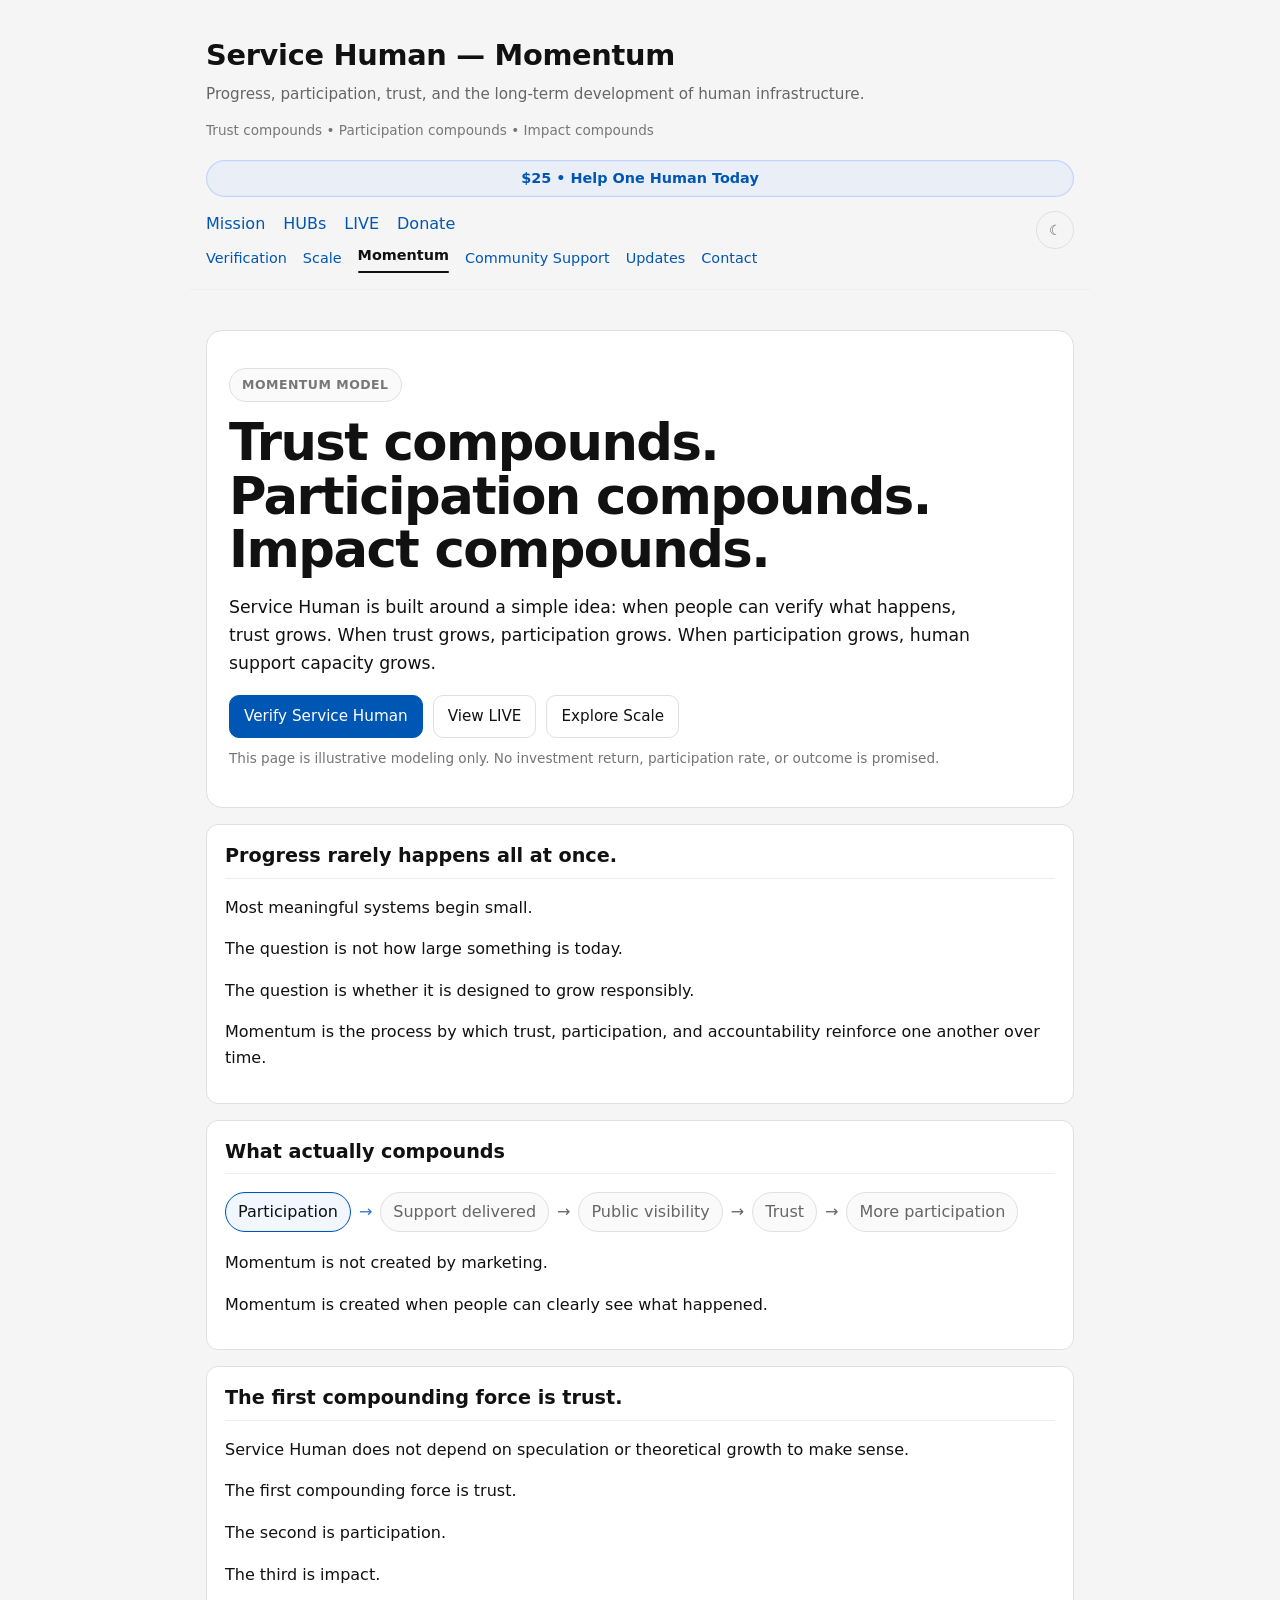
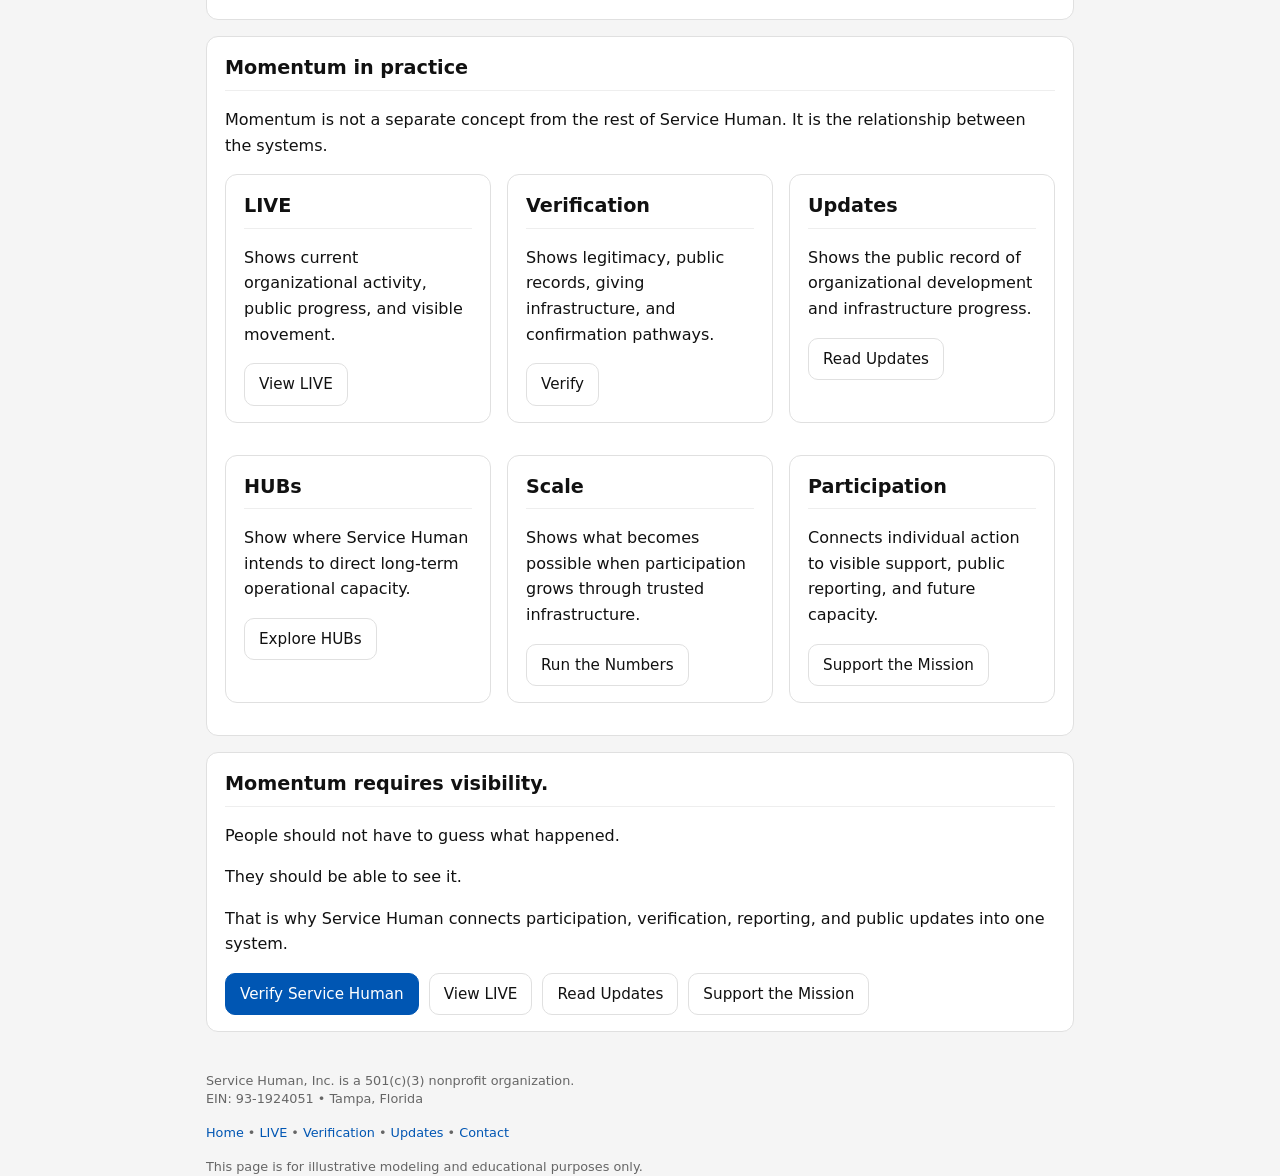
<file: momentum/index.html>
<!doctype html>
<html lang="en">
<head>
  <meta charset="utf-8">
  <meta name="viewport" content="width=device-width, initial-scale=1">

  <title>Momentum | Service Human, Inc.</title>
  <meta name="description" content="Momentum explains how trust, participation, visibility, and impact can reinforce one another through Service Human’s transparency infrastructure.">

  <link rel="canonical" href="https://servicehumaninc.org/momentum/">
  <meta property="og:title" content="Momentum | Service Human, Inc.">
  <meta property="og:description" content="Trust compounds. Participation compounds. Impact compounds.">
  <meta property="og:type" content="website">
  <meta property="og:url" content="https://servicehumaninc.org/momentum/">
  <meta property="og:image" content="https://servicehumaninc.org/sh-og-final.jpeg">

  <link rel="stylesheet" href="/styles.css?v=momentum-v2">
  <script src="/theme.js?v=menu5" defer></script>
</head>

<body>

<header>
  <div class="site-title">Service Human — Momentum</div>
  <p class="site-subtitle">
    Progress, participation, trust, and the long-term development of human infrastructure.
  </p>
  <p class="meta-line">
    Trust compounds • Participation compounds • Impact compounds
  </p>

  <div class="top-actions">
    <a
      class="quick-help-btn"
      href="https://donate.stripe.com/eVqaEY7MTbpi4iR7SZ9Zm04"
      target="_blank"
      rel="noopener noreferrer"
      aria-label="Donate $25 to help one human today"
    >
      $25 • Help One Human Today
    </a>

    <button class="menu-toggle" aria-label="Open navigation">
      ☰
    </button>
  </div>

  <div class="site-nav-wrap" id="site-nav-wrap">
    <div class="site-nav-group">
      <nav class="primary-nav" aria-label="Primary">
        <a href="/">Mission</a>
        <a href="/hubs/">HUBs</a>
        <a href="/live/">LIVE</a>
        <a href="/#donate">Donate</a>
      </nav>

      <nav class="secondary-nav" aria-label="More">
        <a href="/verification/">Verification</a>
        <a href="/scale/">Scale</a>
        <a href="/momentum/" class="active">Momentum</a>
        <a href="/community-support/">Community Support</a>
        <a href="/updates/">Updates</a>
        <a href="/#contact">Contact</a>
      </nav>
    </div>

    <button id="theme-toggle" class="theme-toggle" type="button" aria-label="Toggle color theme">
      <span class="theme-toggle-icon">◐</span>
      <span class="theme-toggle-label">Theme</span>
    </button>
  </div>
</header>

<main>

  <section class="hero-scale">
    <p class="eyebrow">Momentum Model</p>
    <h2>Trust compounds. Participation compounds. Impact compounds.</h2>

    <p class="hero-lead">
      Service Human is built around a simple idea: when people can verify what happens,
      trust grows. When trust grows, participation grows. When participation grows,
      human support capacity grows.
    </p>

    <div class="hero-actions">
      <a class="btn primary" href="/verification/">Verify Service Human</a>
      <a class="btn" href="/live/">View LIVE</a>
      <a class="btn" href="/scale/">Explore Scale</a>
    </div>

    <p class="hero-footnote small">
      This page is illustrative modeling only. No investment return, participation rate,
      or outcome is promised.
    </p>
  </section>

  <section>
    <h2>Progress rarely happens all at once.</h2>

    <p>
      Most meaningful systems begin small.
    </p>

    <p>
      The question is not how large something is today.
    </p>

    <p>
      The question is whether it is designed to grow responsibly.
    </p>

    <p>
      Momentum is the process by which trust, participation, and accountability reinforce
      one another over time.
    </p>
  </section>

  <section id="model">
    <h2>What actually compounds</h2>

    <div class="momentum-loop" id="momentum-loop">
      <div class="loop-step active">Participation</div>
      <div class="loop-arrow">→</div>

      <div class="loop-step">Support delivered</div>
      <div class="loop-arrow">→</div>

      <div class="loop-step">Public visibility</div>
      <div class="loop-arrow">→</div>

      <div class="loop-step">Trust</div>
      <div class="loop-arrow">→</div>

      <div class="loop-step">More participation</div>
    </div>

    <p>
      Momentum is not created by marketing.
    </p>

    <p>
      Momentum is created when people can clearly see what happened.
    </p>
  </section>

  <section>
    <h2>The first compounding force is trust.</h2>

    <p>
      Service Human does not depend on speculation or theoretical growth to make sense.
    </p>

    <p>
      The first compounding force is trust.
    </p>

    <p>
      The second is participation.
    </p>

    <p>
      The third is impact.
    </p>
  </section>

  <section>
    <h2>Momentum in practice</h2>

    <p>
      Momentum is not a separate concept from the rest of Service Human.
      It is the relationship between the systems.
    </p>

    <div class="grid three">
      <div class="card">
        <h2>LIVE</h2>
        <p>
          Shows current organizational activity, public progress, and visible movement.
        </p>
        <div class="hero-actions">
          <a class="btn" href="/live/">View LIVE</a>
        </div>
      </div>

      <div class="card">
        <h2>Verification</h2>
        <p>
          Shows legitimacy, public records, giving infrastructure, and confirmation pathways.
        </p>
        <div class="hero-actions">
          <a class="btn" href="/verification/">Verify</a>
        </div>
      </div>

      <div class="card">
        <h2>Updates</h2>
        <p>
          Shows the public record of organizational development and infrastructure progress.
        </p>
        <div class="hero-actions">
          <a class="btn" href="/updates/">Read Updates</a>
        </div>
      </div>

      <div class="card">
        <h2>HUBs</h2>
        <p>
          Show where Service Human intends to direct long-term operational capacity.
        </p>
        <div class="hero-actions">
          <a class="btn" href="/hubs/">Explore HUBs</a>
        </div>
      </div>

      <div class="card">
        <h2>Scale</h2>
        <p>
          Shows what becomes possible when participation grows through trusted infrastructure.
        </p>
        <div class="hero-actions">
          <a class="btn" href="/scale/">Run the Numbers</a>
        </div>
      </div>

      <div class="card">
        <h2>Participation</h2>
        <p>
          Connects individual action to visible support, public reporting, and future capacity.
        </p>
        <div class="hero-actions">
          <a class="btn" href="/#donate">Support the Mission</a>
        </div>
      </div>
    </div>
  </section>

  <section>
    <h2>Momentum requires visibility.</h2>

    <p>
      People should not have to guess what happened.
    </p>

    <p>
      They should be able to see it.
    </p>

    <p>
      That is why Service Human connects participation, verification, reporting,
      and public updates into one system.
    </p>

    <div class="hero-actions">
      <a class="btn primary" href="/verification/">Verify Service Human</a>
      <a class="btn" href="/live/">View LIVE</a>
      <a class="btn" href="/updates/">Read Updates</a>
      <a class="btn" href="/#donate">Support the Mission</a>
    </div>
  </section>

</main>

<footer>
  <p class="legal">
    Service Human, Inc. is a 501(c)(3) nonprofit organization.<br>
    EIN: 93-1924051 • Tampa, Florida
  </p>

  <p class="legal">
    <a href="/">Home</a> •
    <a href="/live/">LIVE</a> •
    <a href="/verification/">Verification</a> •
    <a href="/updates/">Updates</a> •
    <a href="mailto:info@servicehumaninc.org">Contact</a>
  </p>

  <p class="legal">
    This page is for illustrative modeling and educational purposes only.
  </p>
</footer>

</body>
</html>
</file>
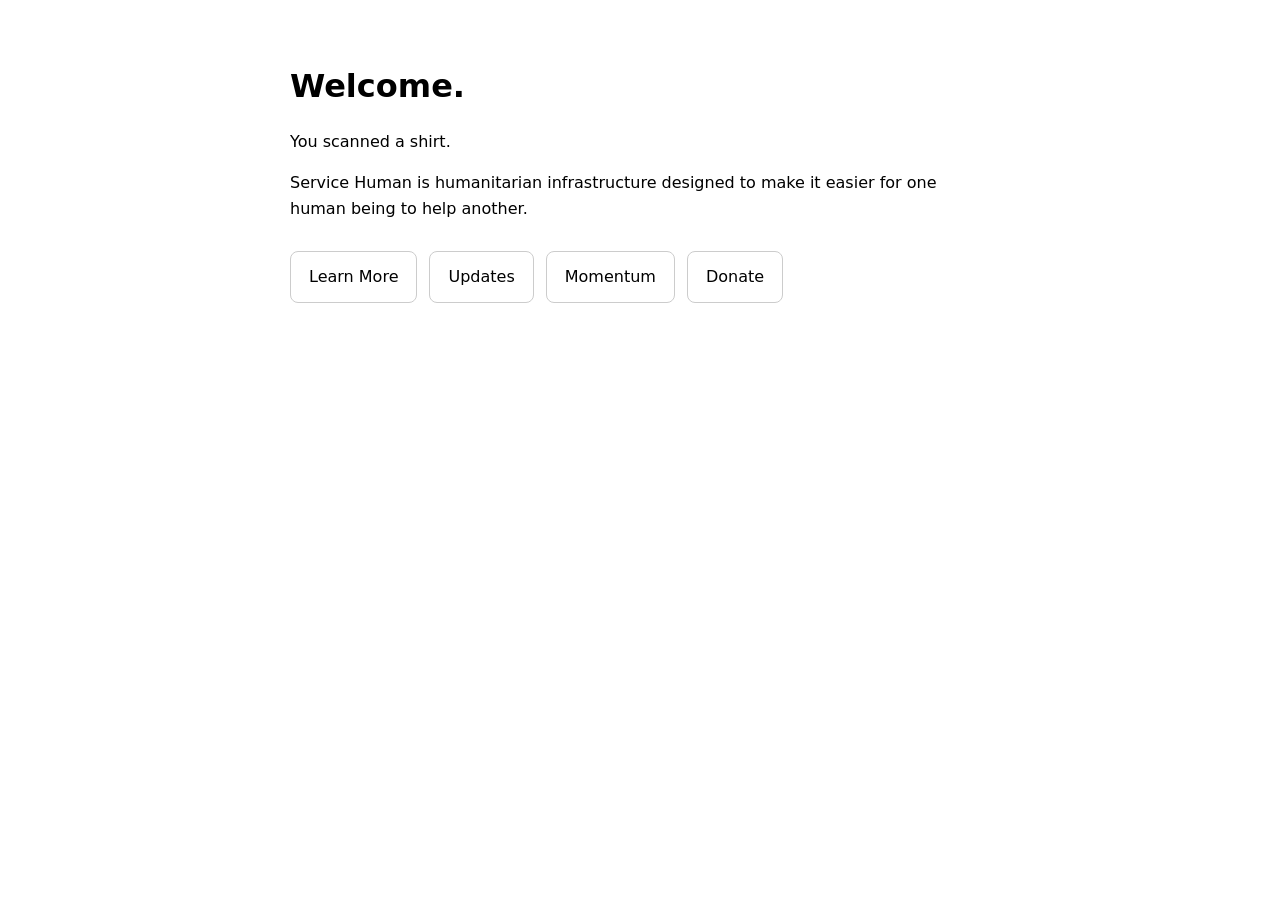
<file: qr/index.html>
<!DOCTYPE html>
<html lang="en">
<head>
<meta charset="UTF-8">
<meta name="viewport" content="width=device-width, initial-scale=1.0">
<title>Service Human</title>

<style>
body{
    font-family: system-ui, sans-serif;
    max-width: 700px;
    margin: 0 auto;
    padding: 40px 20px;
    line-height: 1.6;
}

h1{
    margin-bottom: 10px;
}

.buttons{
    display:flex;
    flex-wrap:wrap;
    gap:12px;
    margin-top:30px;
}

.button{
    display:inline-block;
    padding:12px 18px;
    border:1px solid #ccc;
    border-radius:8px;
    text-decoration:none;
    color:inherit;
}

.button:hover{
    background:#f5f5f5;
}
</style>
</head>

<body>

<h1>Welcome.</h1>

<p>You scanned a shirt.</p>

<p>
Service Human is humanitarian infrastructure designed to make it easier
for one human being to help another.
</p>

<div class="buttons">

<a class="button" href="/">
Learn More
</a>

<a class="button" href="/updates/">
Updates
</a>

<a class="button" href="/momentum/">
Momentum
</a>

<a class="button" href="/#donate">
Donate
</a>

</div>

</body>
</html>
</file>
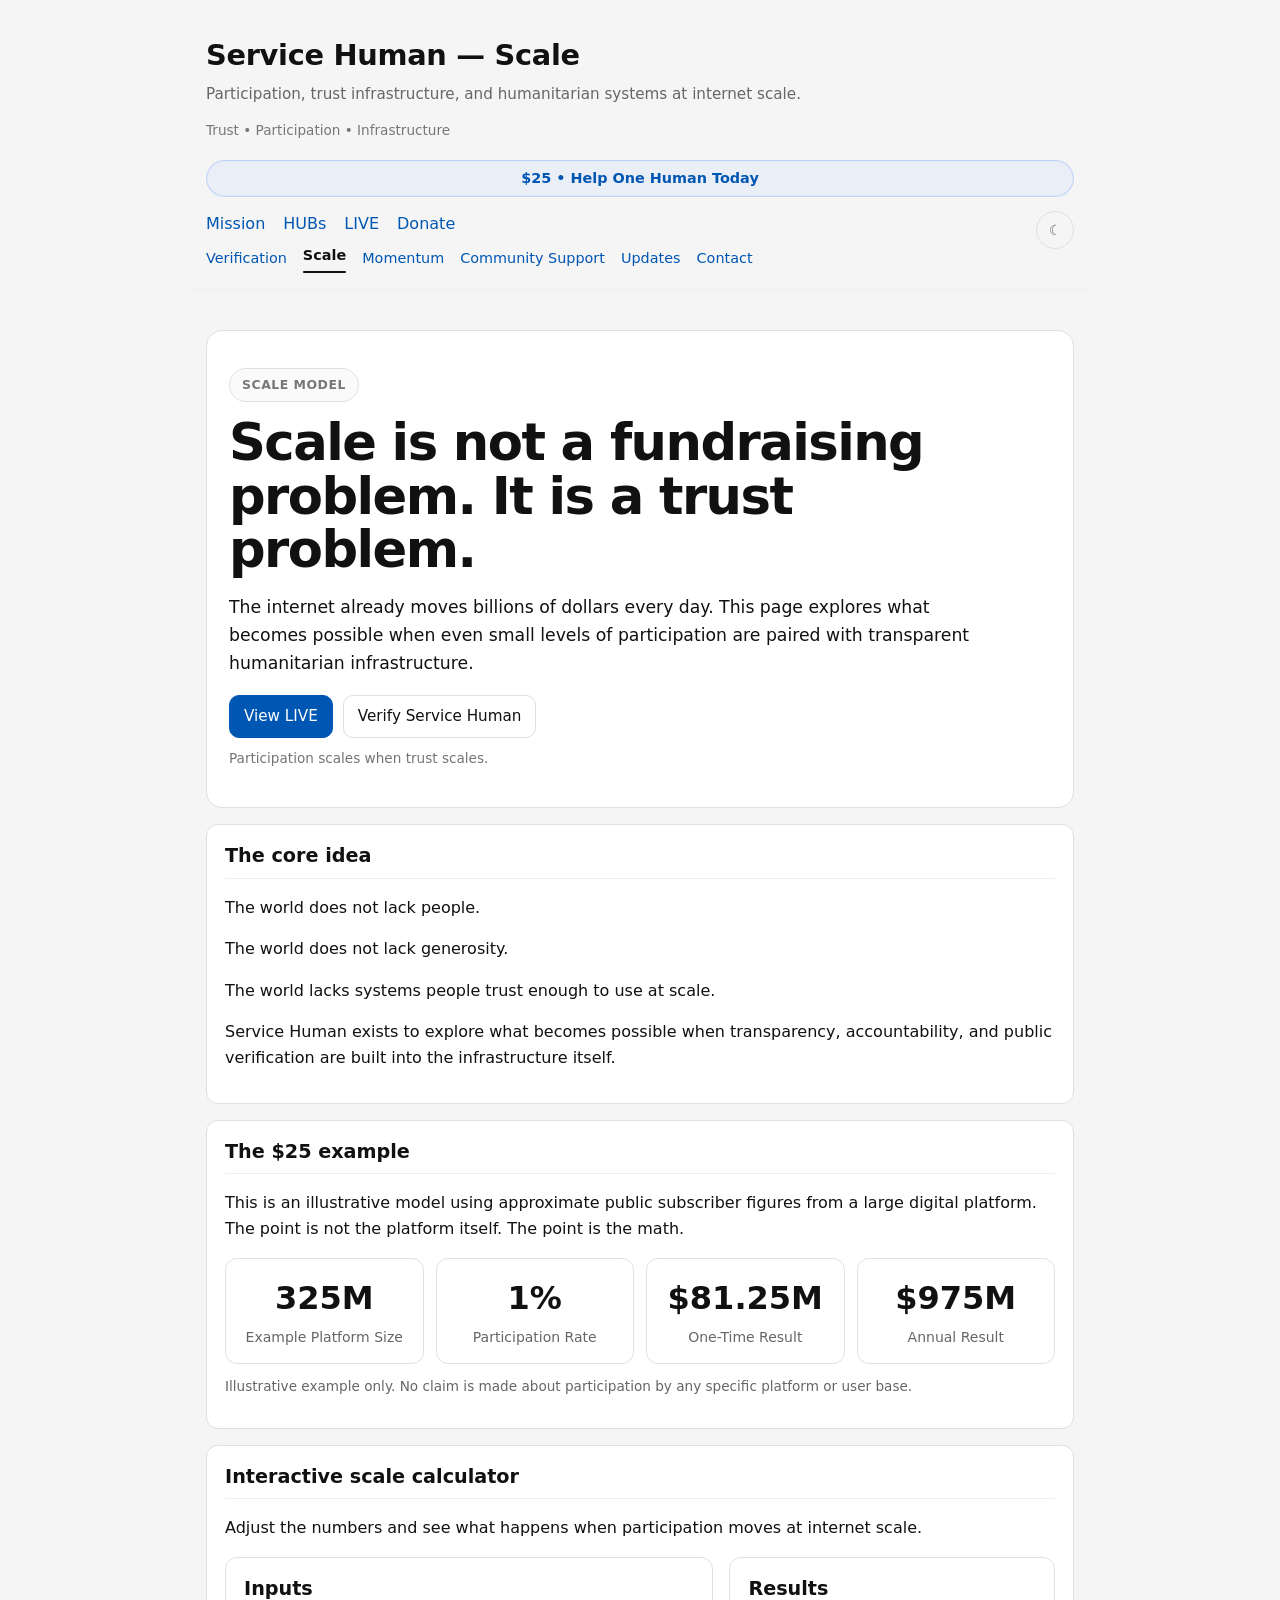
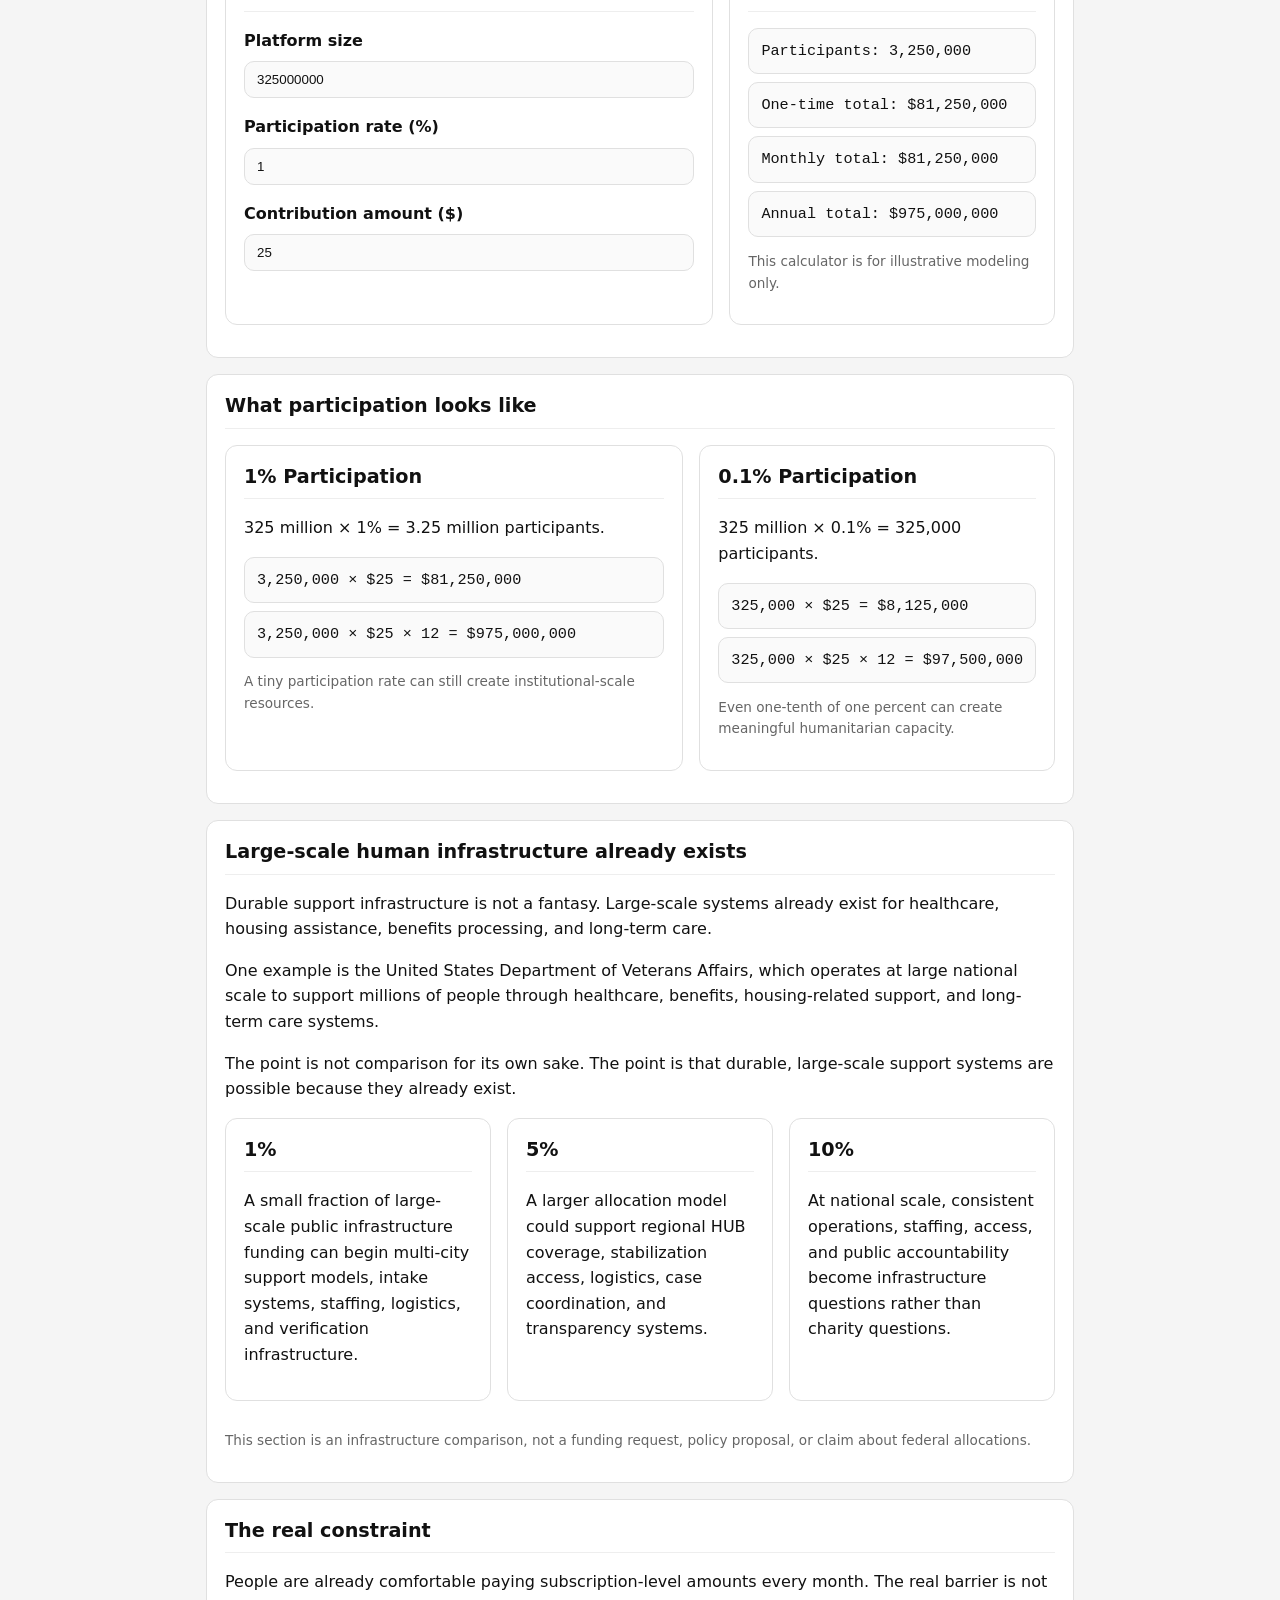
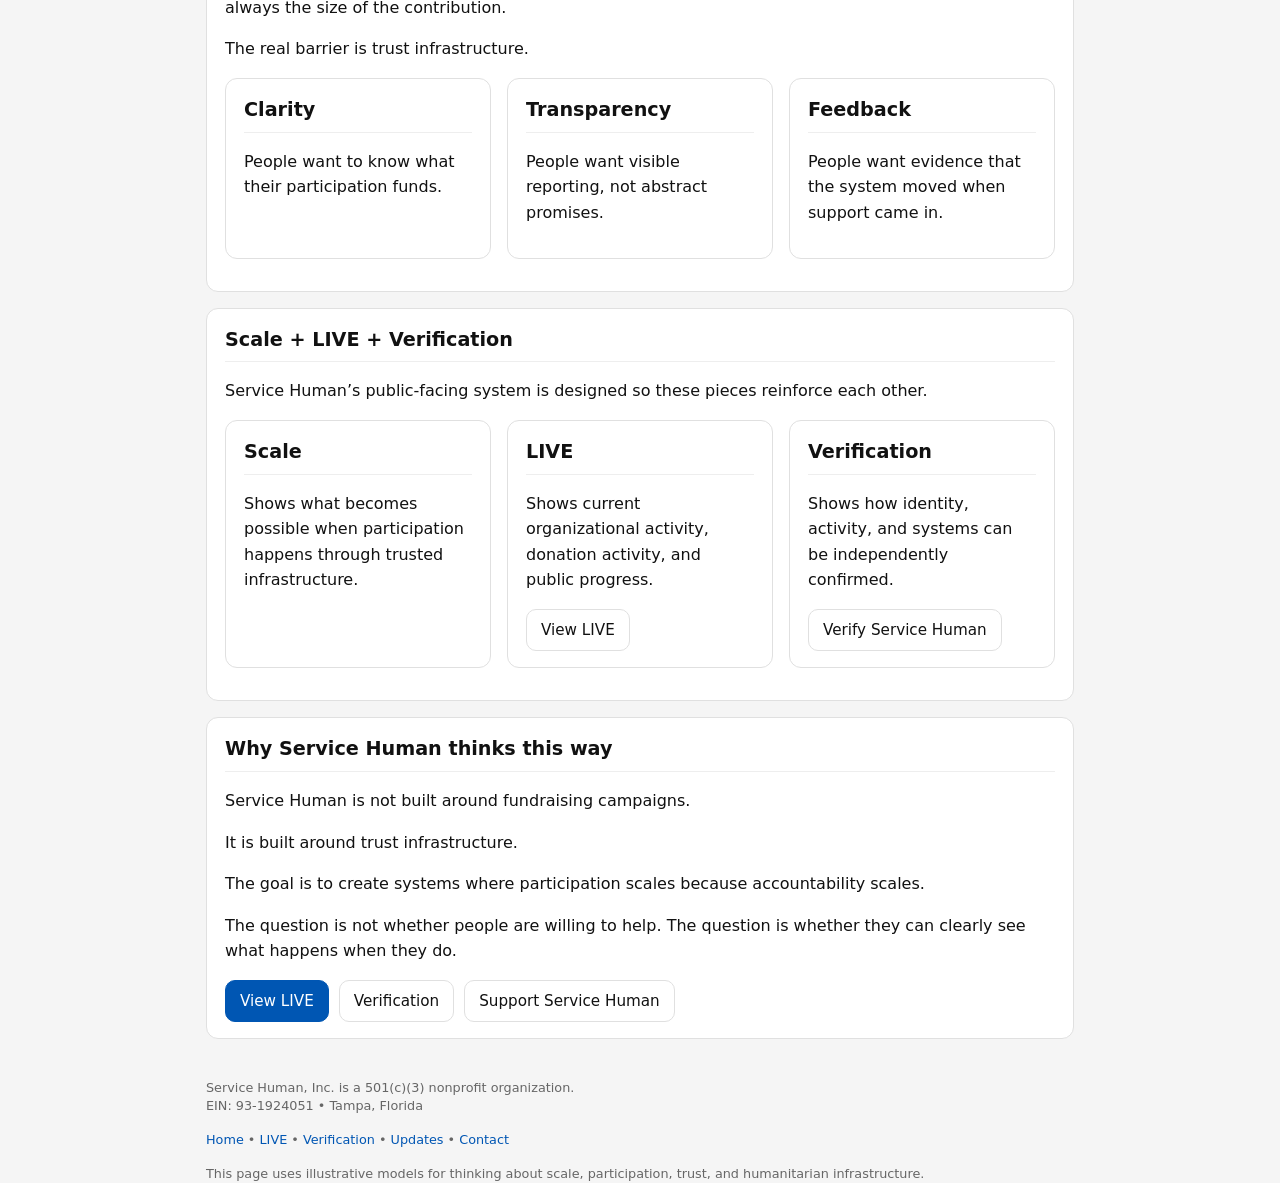
<file: scale/index.html>
<!doctype html>
<html lang="en">
<head>
  <meta charset="utf-8">
  <meta name="viewport" content="width=device-width, initial-scale=1">

  <title>Scale Model | Service Human, Inc.</title>
  <meta name="description" content="A Service Human scale model exploring participation, trust infrastructure, and humanitarian systems at internet scale.">

  <link rel="canonical" href="https://servicehumaninc.org/scale/">
  <meta property="og:title" content="Scale Model | Service Human, Inc.">
  <meta property="og:description" content="Scale is not a fundraising problem. It is a trust problem.">
  <meta property="og:type" content="website">
  <meta property="og:url" content="https://servicehumaninc.org/scale/">
  <meta property="og:image" content="https://servicehumaninc.org/sh-og-final.jpeg">

  <link rel="stylesheet" href="/styles.css?v=scale-v2">
  <script src="/theme.js?v=menu5" defer></script>

  <style>
    .calc-input {
      width: 100%;
      margin: 8px 0 16px;
      padding: 10px 12px;
      border-radius: 10px;
      border: 1px solid var(--border);
      background: var(--card-bg-alt);
      color: var(--text);
    }

    .math-line {
      font-family: ui-monospace, SFMono-Regular, Menlo, Monaco, Consolas, monospace;
      display: block;
      margin: 8px 0;
      padding: 10px 12px;
      border-radius: 10px;
      border: 1px solid var(--border);
      background: var(--card-bg-alt);
      color: var(--text);
      font-size: 0.95rem;
      white-space: nowrap;
      overflow-x: auto;
    }
  </style>
</head>

<body>

<header>
  <div class="site-title">Service Human — Scale</div>
  <p class="site-subtitle">
    Participation, trust infrastructure, and humanitarian systems at internet scale.
  </p>
  <p class="meta-line">
    Trust • Participation • Infrastructure
  </p>

  <div class="top-actions">
    <a
      class="quick-help-btn"
      href="https://donate.stripe.com/eVqaEY7MTbpi4iR7SZ9Zm04"
      target="_blank"
      rel="noopener noreferrer"
      aria-label="Donate $25 to help one human today"
    >
      $25 • Help One Human Today
    </a>

    <button class="menu-toggle" aria-label="Open navigation">
      ☰
    </button>
  </div>

  <div class="site-nav-wrap" id="site-nav-wrap">
    <div class="site-nav-group">
      <nav class="primary-nav" aria-label="Primary">
        <a href="/">Mission</a>
        <a href="/hubs/">HUBs</a>
        <a href="/live/">LIVE</a>
        <a href="/#donate">Donate</a>
      </nav>

      <nav class="secondary-nav" aria-label="More">
        <a href="/verification/">Verification</a>
        <a href="/scale/" class="active">Scale</a>
        <a href="/momentum/">Momentum</a>
        <a href="/community-support/">Community Support</a>
        <a href="/updates/">Updates</a>
        <a href="/#contact">Contact</a>
      </nav>
    </div>

    <button id="theme-toggle" class="theme-toggle" type="button" aria-label="Toggle color theme">
      <span class="theme-toggle-icon">◐</span>
      <span class="theme-toggle-label">Theme</span>
    </button>
  </div>
</header>

<main>

  <section class="hero-scale">
    <p class="eyebrow">Scale Model</p>
    <h2>Scale is not a fundraising problem. It is a trust problem.</h2>

    <p class="hero-lead">
      The internet already moves billions of dollars every day. This page explores what becomes
      possible when even small levels of participation are paired with transparent humanitarian infrastructure.
    </p>

    <div class="hero-actions">
      <a class="btn primary" href="/live/">View LIVE</a>
      <a class="btn" href="/verification/">Verify Service Human</a>
    </div>

    <p class="hero-footnote small">
      Participation scales when trust scales.
    </p>
  </section>

  <section>
    <h2>The core idea</h2>

    <p>
      The world does not lack people.
    </p>

    <p>
      The world does not lack generosity.
    </p>

    <p>
      The world lacks systems people trust enough to use at scale.
    </p>

    <p>
      Service Human exists to explore what becomes possible when transparency, accountability,
      and public verification are built into the infrastructure itself.
    </p>
  </section>

  <section>
    <h2>The $25 example</h2>
    <p>
      This is an illustrative model using approximate public subscriber figures from a large digital platform.
      The point is not the platform itself. The point is the math.
    </p>

    <div class="metrics-grid">
      <div class="metric">
        <h2>325M</h2>
        <span>Example Platform Size</span>
      </div>

      <div class="metric">
        <h2>1%</h2>
        <span>Participation Rate</span>
      </div>

      <div class="metric">
        <h2>$81.25M</h2>
        <span>One-Time Result</span>
      </div>

      <div class="metric">
        <h2>$975M</h2>
        <span>Annual Result</span>
      </div>
    </div>

    <p class="small" style="margin-top:12px;">
      Illustrative example only. No claim is made about participation by any specific platform or user base.
    </p>
  </section>

  <section>
    <h2>Interactive scale calculator</h2>
    <p>
      Adjust the numbers and see what happens when participation moves at internet scale.
    </p>

    <div id="calculator" class="grid two">
      <div class="card">
        <h2>Inputs</h2>

        <label for="platform-size"><strong>Platform size</strong></label>
        <input id="platform-size" class="calc-input" type="number" value="325000000" step="1">

        <label for="participation-rate"><strong>Participation rate (%)</strong></label>
        <input id="participation-rate" class="calc-input" type="number" value="1" step="0.01">

        <label for="contribution-amount"><strong>Contribution amount ($)</strong></label>
        <input id="contribution-amount" class="calc-input" type="number" value="25" step="0.01">
      </div>

      <div class="card">
        <h2>Results</h2>

        <span class="math-line" id="calc-participants">Participants: 3,250,000</span>
        <span class="math-line" id="calc-once">One-time total: $81,250,000</span>
        <span class="math-line" id="calc-monthly">Monthly total: $81,250,000</span>
        <span class="math-line" id="calc-annual">Annual total: $975,000,000</span>

        <p class="small" style="margin-top:14px;">
          This calculator is for illustrative modeling only.
        </p>
      </div>
    </div>
  </section>

  <section>
    <h2>What participation looks like</h2>

    <div class="grid two">
      <div class="card">
        <h2>1% Participation</h2>
        <p>
          325 million × 1% = 3.25 million participants.
        </p>

        <span class="math-line">3,250,000 × $25 = $81,250,000</span>
        <span class="math-line">3,250,000 × $25 × 12 = $975,000,000</span>

        <p class="small">
          A tiny participation rate can still create institutional-scale resources.
        </p>
      </div>

      <div class="card">
        <h2>0.1% Participation</h2>
        <p>
          325 million × 0.1% = 325,000 participants.
        </p>

        <span class="math-line">325,000 × $25 = $8,125,000</span>
        <span class="math-line">325,000 × $25 × 12 = $97,500,000</span>

        <p class="small">
          Even one-tenth of one percent can create meaningful humanitarian capacity.
        </p>
      </div>
    </div>
  </section>

  <section>
    <h2>Large-scale human infrastructure already exists</h2>

    <p>
      Durable support infrastructure is not a fantasy. Large-scale systems already exist
      for healthcare, housing assistance, benefits processing, and long-term care.
    </p>

    <p>
      One example is the United States Department of Veterans Affairs, which operates
      at large national scale to support millions of people through healthcare, benefits,
      housing-related support, and long-term care systems.
    </p>

    <p>
      The point is not comparison for its own sake. The point is that durable,
      large-scale support systems are possible because they already exist.
    </p>

    <div class="grid three">
      <div class="card">
        <h2>1%</h2>
        <p>
          A small fraction of large-scale public infrastructure funding can begin multi-city
          support models, intake systems, staffing, logistics, and verification infrastructure.
        </p>
      </div>

      <div class="card">
        <h2>5%</h2>
        <p>
          A larger allocation model could support regional HUB coverage, stabilization access,
          logistics, case coordination, and transparency systems.
        </p>
      </div>

      <div class="card">
        <h2>10%</h2>
        <p>
          At national scale, consistent operations, staffing, access, and public accountability
          become infrastructure questions rather than charity questions.
        </p>
      </div>
    </div>

    <p class="small">
      This section is an infrastructure comparison, not a funding request, policy proposal, or claim about federal allocations.
    </p>
  </section>

  <section>
    <h2>The real constraint</h2>

    <p>
      People are already comfortable paying subscription-level amounts every month.
      The real barrier is not always the size of the contribution.
    </p>

    <p>
      The real barrier is trust infrastructure.
    </p>

    <div class="grid three">
      <div class="card">
        <h2>Clarity</h2>
        <p>
          People want to know what their participation funds.
        </p>
      </div>

      <div class="card">
        <h2>Transparency</h2>
        <p>
          People want visible reporting, not abstract promises.
        </p>
      </div>

      <div class="card">
        <h2>Feedback</h2>
        <p>
          People want evidence that the system moved when support came in.
        </p>
      </div>
    </div>
  </section>

  <section>
    <h2>Scale + LIVE + Verification</h2>

    <p>
      Service Human’s public-facing system is designed so these pieces reinforce each other.
    </p>

    <div class="grid three">
      <div class="card">
        <h2>Scale</h2>
        <p>
          Shows what becomes possible when participation happens through trusted infrastructure.
        </p>
      </div>

      <div class="card">
        <h2>LIVE</h2>
        <p>
          Shows current organizational activity, donation activity, and public progress.
        </p>

        <div class="hero-actions">
          <a class="btn" href="/live/">View LIVE</a>
        </div>
      </div>

      <div class="card">
        <h2>Verification</h2>
        <p>
          Shows how identity, activity, and systems can be independently confirmed.
        </p>

        <div class="hero-actions">
          <a class="btn" href="/verification/">Verify Service Human</a>
        </div>
      </div>
    </div>
  </section>

  <section>
    <h2>Why Service Human thinks this way</h2>

    <p>
      Service Human is not built around fundraising campaigns.
    </p>

    <p>
      It is built around trust infrastructure.
    </p>

    <p>
      The goal is to create systems where participation scales because accountability scales.
    </p>

    <p>
      The question is not whether people are willing to help.
      The question is whether they can clearly see what happens when they do.
    </p>

    <div class="hero-actions">
      <a class="btn primary" href="/live/">View LIVE</a>
      <a class="btn" href="/verification/">Verification</a>
      <a class="btn" href="/#donate">Support Service Human</a>
    </div>
  </section>

</main>

<footer>
  <p class="legal">
    Service Human, Inc. is a 501(c)(3) nonprofit organization.<br>
    EIN: 93-1924051 • Tampa, Florida
  </p>

  <p class="legal">
    <a href="/">Home</a> •
    <a href="/live/">LIVE</a> •
    <a href="/verification/">Verification</a> •
    <a href="/updates/">Updates</a> •
    <a href="mailto:info@servicehumaninc.org">Contact</a>
  </p>

  <p class="legal">
    This page uses illustrative models for thinking about scale, participation, trust, and humanitarian infrastructure.
  </p>
</footer>

<script>
(function () {
  const platformSize = document.getElementById('platform-size');
  const participationRate = document.getElementById('participation-rate');
  const contributionAmount = document.getElementById('contribution-amount');

  const participantsOut = document.getElementById('calc-participants');
  const onceOut = document.getElementById('calc-once');
  const monthlyOut = document.getElementById('calc-monthly');
  const annualOut = document.getElementById('calc-annual');

  if (!platformSize || !participationRate || !contributionAmount) return;

  function formatNumber(value) {
    return new Intl.NumberFormat('en-US', {
      maximumFractionDigits: 0
    }).format(value);
  }

  function formatCurrency(value) {
    return new Intl.NumberFormat('en-US', {
      style: 'currency',
      currency: 'USD',
      maximumFractionDigits: 0
    }).format(value);
  }

  function updateCalculator() {
    const size = parseFloat(platformSize.value) || 0;
    const rate = parseFloat(participationRate.value) || 0;
    const amount = parseFloat(contributionAmount.value) || 0;

    const participants = size * (rate / 100);
    const oneTime = participants * amount;
    const monthly = participants * amount;
    const annual = monthly * 12;

    participantsOut.textContent = `Participants: ${formatNumber(participants)}`;
    onceOut.textContent = `One-time total: ${formatCurrency(oneTime)}`;
    monthlyOut.textContent = `Monthly total: ${formatCurrency(monthly)}`;
    annualOut.textContent = `Annual total: ${formatCurrency(annual)}`;
  }

  [platformSize, participationRate, contributionAmount].forEach((input) => {
    input.addEventListener('input', updateCalculator);
  });

  updateCalculator();
})();
</script>

</body>
</html>
</file>
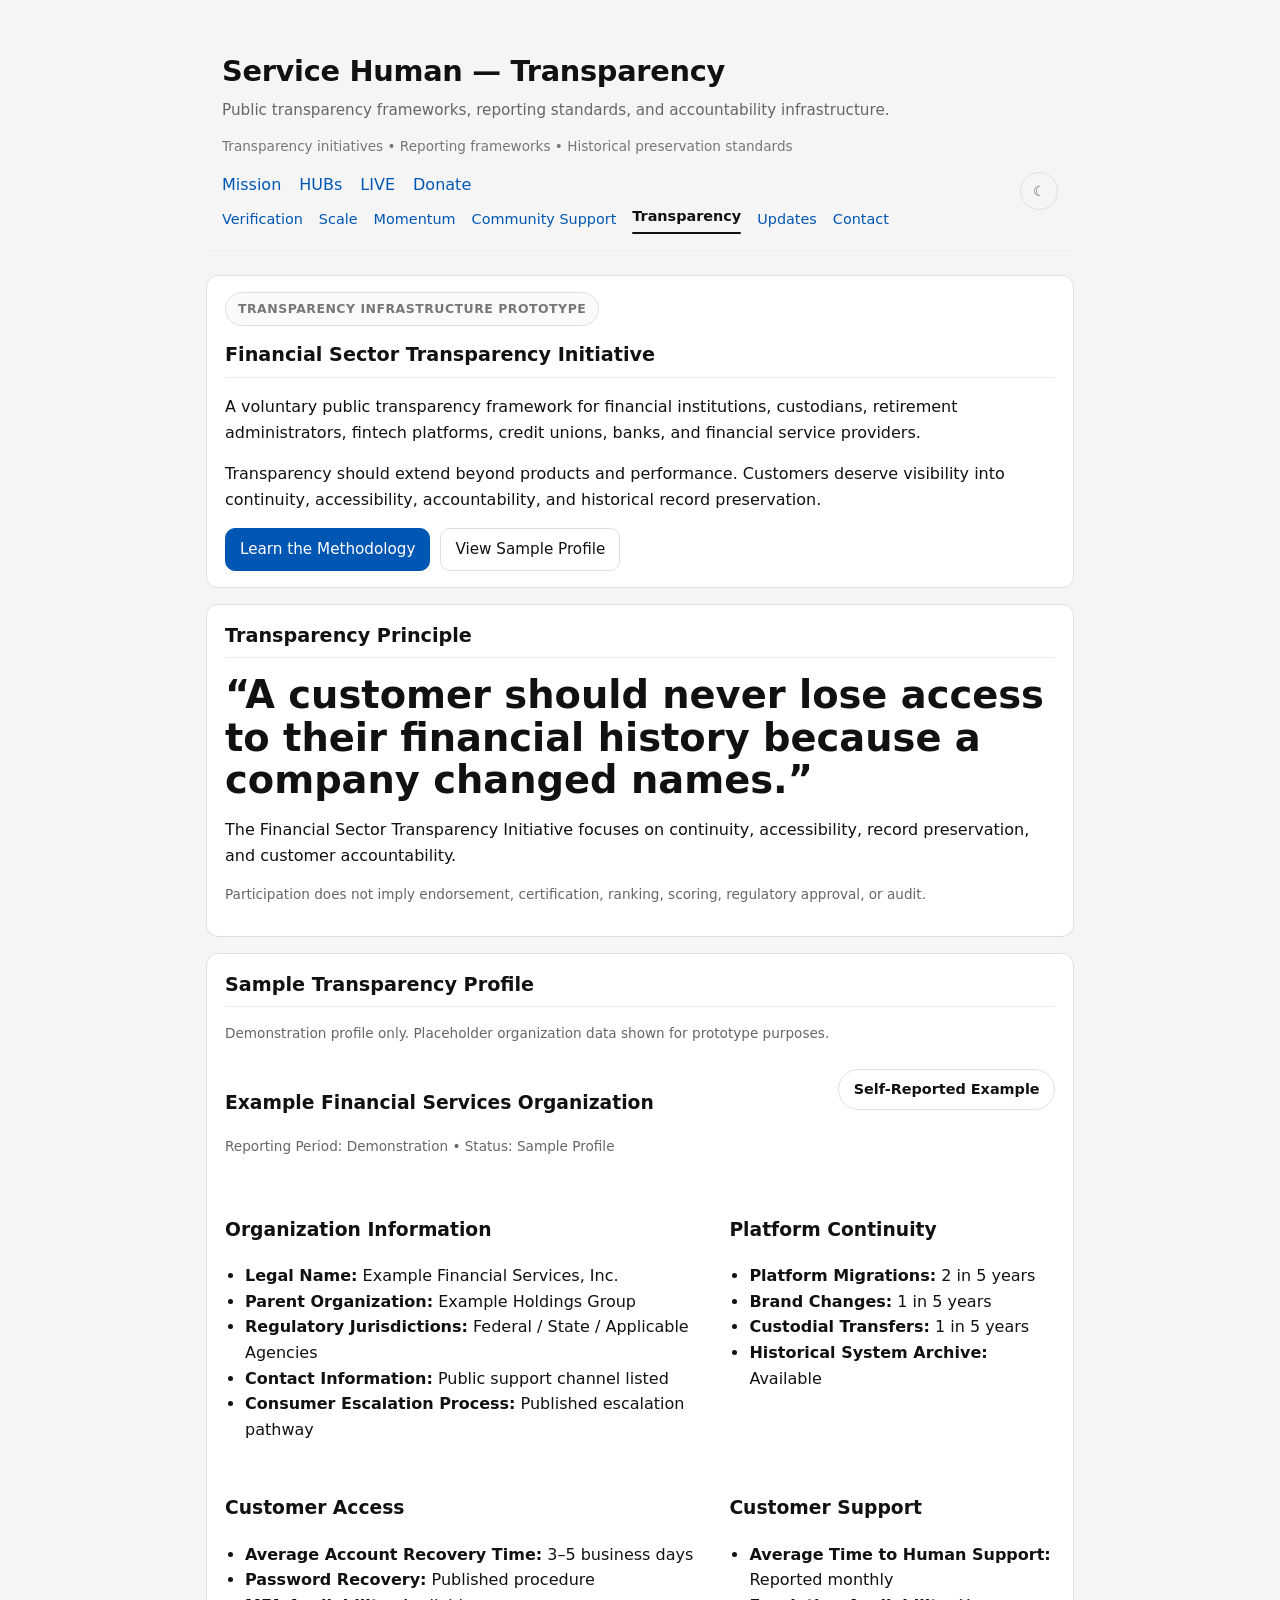
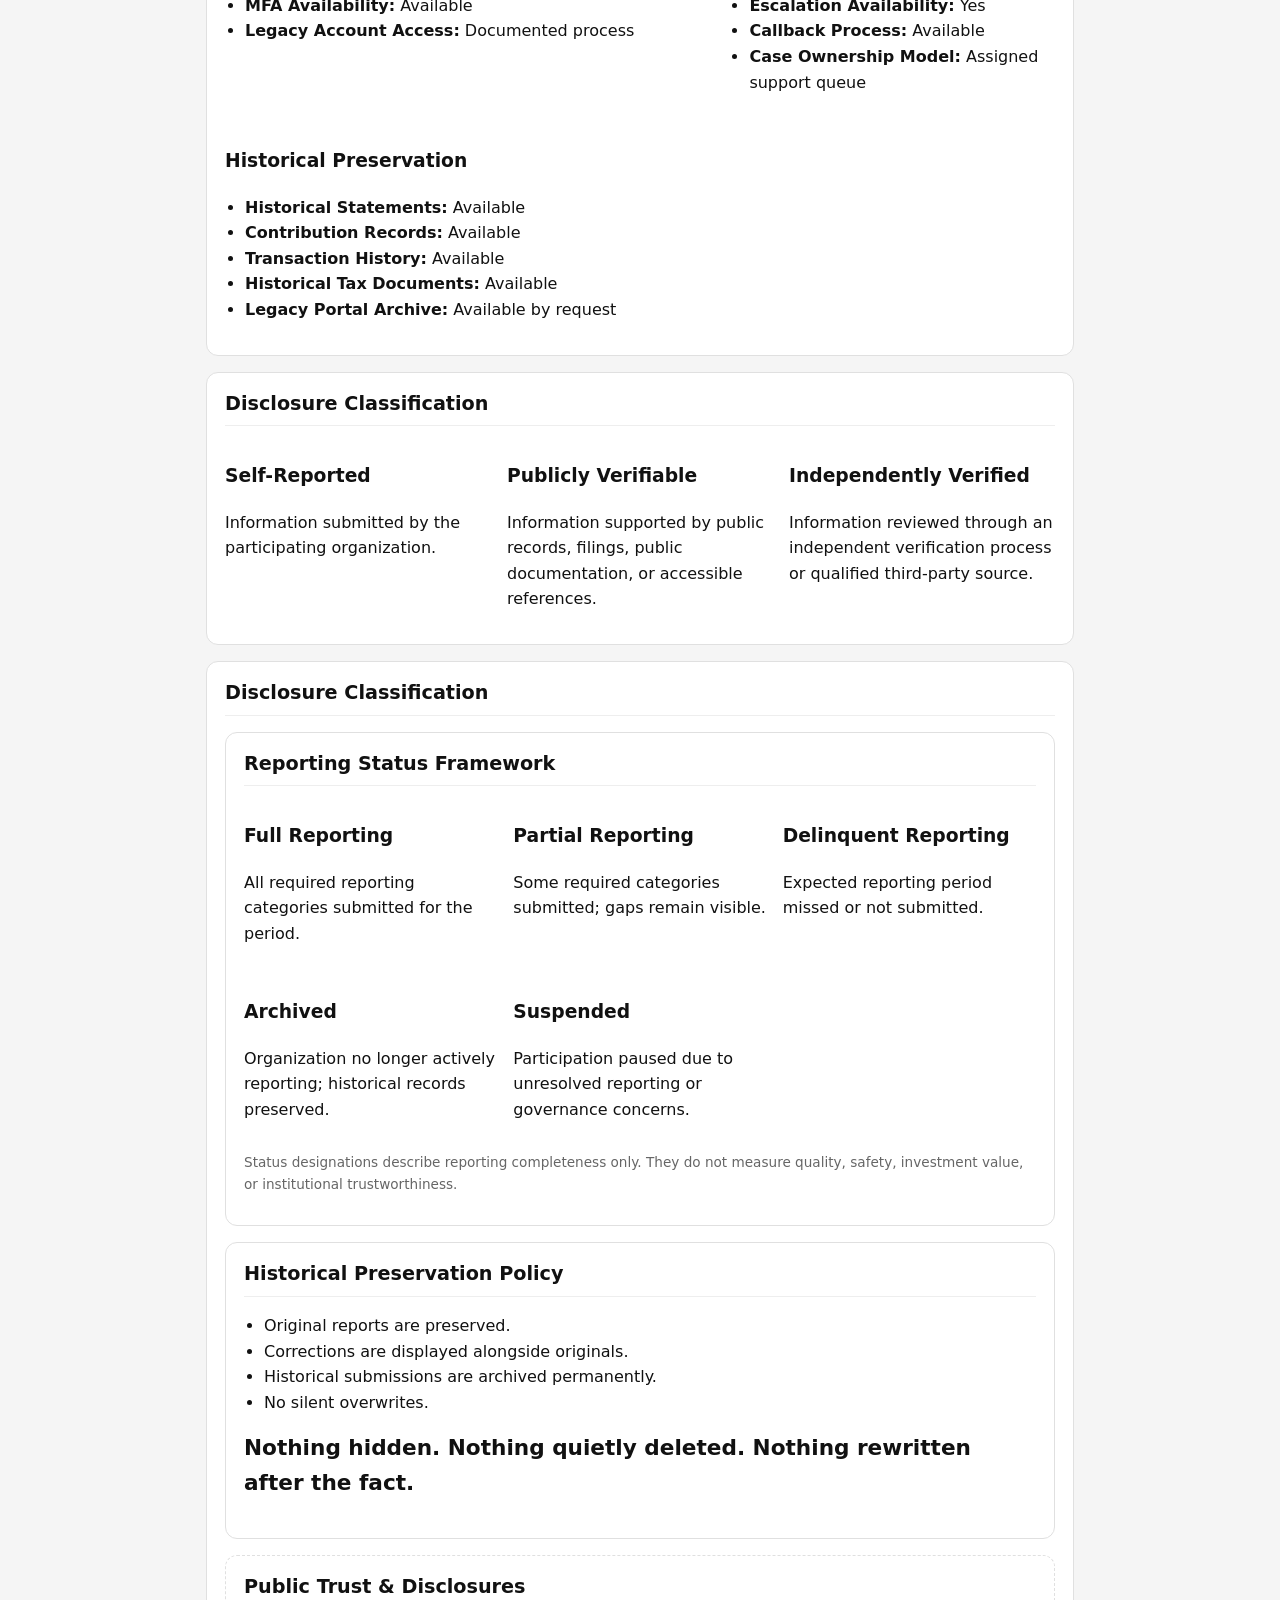
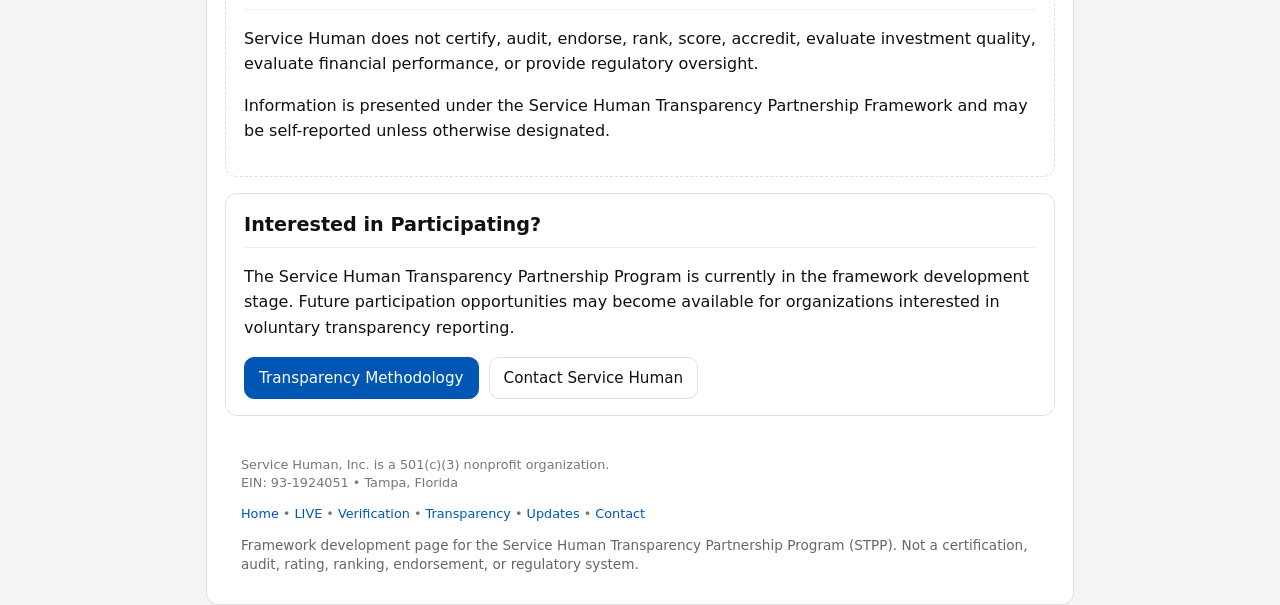
<file: transparency/index.html>
<!doctype html>
<html lang="en">
<head>
  <meta charset="utf-8">
  <meta name="viewport" content="width=device-width, initial-scale=1">
  <title>Transparency | Service Human, Inc.</title>
  <meta name="description" content="A voluntary public transparency framework for financial institutions, custodians, retirement administrators, fintech platforms, credit unions, banks, and financial service providers.">
  <link rel="stylesheet" href="/styles.css?v=stpp-financial-1">
  <script src="/theme.js" defer></script>
</head>

<body>
  <main class="page">

<header>
  <div class="site-title">Service Human — Transparency</div>
  <p class="site-subtitle">
    Public transparency frameworks, reporting standards, and accountability infrastructure.
  </p>
  <p class="meta-line">
    Transparency initiatives • Reporting frameworks • Historical preservation standards
  </p>

  <button class="menu-toggle" aria-label="Open navigation">☰</button>

  <div class="site-nav-wrap" id="site-nav-wrap">
    <div class="site-nav-group">
      <nav class="primary-nav" aria-label="Primary">
        <a href="/">Mission</a>
        <a href="/hubs/">HUBs</a>
        <a href="/live/">LIVE</a>
        <a href="/#donate">Donate</a>
      </nav>

      <nav class="secondary-nav" aria-label="More">
        <a href="/verification/">Verification</a>
        <a href="/scale/">Scale</a>
        <a href="/momentum/">Momentum</a>
        <a href="/community-support/">Community Support</a>
        <a href="/transparency/" class="active">Transparency</a>
        <a href="/updates/">Updates</a>
        <a href="/#contact">Contact</a>
      </nav>
    </div>

    <button id="theme-toggle" class="theme-toggle" type="button" aria-label="Toggle color theme">
      <span class="theme-toggle-icon">◐</span>
      <span class="theme-toggle-label">Theme</span>
    </button>
  </div>
</header>

    <section class="hero-card">
      <span class="eyebrow">Transparency Infrastructure Prototype</span>
      <h2>Financial Sector Transparency Initiative</h2>
      <p>
        A voluntary public transparency framework for financial institutions, custodians,
        retirement administrators, fintech platforms, credit unions, banks, and financial service providers.
      </p>
      <p>
        Transparency should extend beyond products and performance. Customers deserve visibility into
        continuity, accessibility, accountability, and historical record preservation.
      </p>
      <div class="hero-actions">
        <a class="btn primary" href="#methodology">Learn the Methodology</a>
        <a class="btn" href="#sample-profile">View Sample Profile</a>
      </div>
    </section>

    <section class="card">
      <h2>Transparency Principle</h2>
      <blockquote class="feature-quote">
        “A customer should never lose access to their financial history because a company changed names.”
      </blockquote>
      <p>
        The Financial Sector Transparency Initiative focuses on continuity, accessibility,
        record preservation, and customer accountability.
      </p>
      <p class="small">
        Participation does not imply endorsement, certification, ranking, scoring, regulatory approval, or audit.
      </p>
    </section>

    <section class="card" id="sample-profile">
      <h2>Sample Transparency Profile</h2>
      <p class="small">
        Demonstration profile only. Placeholder organization data shown for prototype purposes.
      </p>

      <div class="profile-header">
        <div>
          <h3>Example Financial Services Organization</h3>
          <p class="small">Reporting Period: Demonstration • Status: Sample Profile</p>
        </div>
        <span class="status-pill">Self-Reported Example</span>
      </div>

      <div class="grid two">
        <article class="mini-card">
          <h3>Organization Information</h3>
          <ul>
            <li><strong>Legal Name:</strong> Example Financial Services, Inc.</li>
            <li><strong>Parent Organization:</strong> Example Holdings Group</li>
            <li><strong>Regulatory Jurisdictions:</strong> Federal / State / Applicable Agencies</li>
            <li><strong>Contact Information:</strong> Public support channel listed</li>
            <li><strong>Consumer Escalation Process:</strong> Published escalation pathway</li>
          </ul>
        </article>

        <article class="mini-card">
          <h3>Platform Continuity</h3>
          <ul>
            <li><strong>Platform Migrations:</strong> 2 in 5 years</li>
            <li><strong>Brand Changes:</strong> 1 in 5 years</li>
            <li><strong>Custodial Transfers:</strong> 1 in 5 years</li>
            <li><strong>Historical System Archive:</strong> Available</li>
          </ul>
        </article>

        <article class="mini-card">
          <h3>Customer Access</h3>
          <ul>
            <li><strong>Average Account Recovery Time:</strong> 3–5 business days</li>
            <li><strong>Password Recovery:</strong> Published procedure</li>
            <li><strong>MFA Availability:</strong> Available</li>
            <li><strong>Legacy Account Access:</strong> Documented process</li>
          </ul>
        </article>

        <article class="mini-card">
          <h3>Customer Support</h3>
          <ul>
            <li><strong>Average Time to Human Support:</strong> Reported monthly</li>
            <li><strong>Escalation Availability:</strong> Yes</li>
            <li><strong>Callback Process:</strong> Available</li>
            <li><strong>Case Ownership Model:</strong> Assigned support queue</li>
          </ul>
        </article>

        <article class="mini-card wide">
          <h3>Historical Preservation</h3>
          <ul>
            <li><strong>Historical Statements:</strong> Available</li>
            <li><strong>Contribution Records:</strong> Available</li>
            <li><strong>Transaction History:</strong> Available</li>
            <li><strong>Historical Tax Documents:</strong> Available</li>
            <li><strong>Legacy Portal Archive:</strong> Available by request</li>
          </ul>
        </article>
      </div>
    </section>

    <section class="card" id="methodology">
      <h2>Disclosure Classification</h2>
      <div class="grid three">
        <article class="mini-card">
          <h3>Self-Reported</h3>
          <p>Information submitted by the participating organization.</p>
        </article>
        <article class="mini-card">
          <h3>Publicly Verifiable</h3>
          <p>Information supported by public records, filings, public documentation, or accessible references.</p>
        </article>
        <article class="mini-card">
          <h3>Independently Verified</h3>
          <p>Information reviewed through an independent verification process or qualified third-party source.</p>
        </article>
      </div>
    </section>

    <section id="methodology" class="card">
  <h2>Disclosure Classification</h2>
      
    <section class="card">
      <h2>Reporting Status Framework</h2>
      <div class="grid three">
        <article class="mini-card"><h3>Full Reporting</h3><p>All required reporting categories submitted for the period.</p></article>
        <article class="mini-card"><h3>Partial Reporting</h3><p>Some required categories submitted; gaps remain visible.</p></article>
        <article class="mini-card"><h3>Delinquent Reporting</h3><p>Expected reporting period missed or not submitted.</p></article>
        <article class="mini-card"><h3>Archived</h3><p>Organization no longer actively reporting; historical records preserved.</p></article>
        <article class="mini-card"><h3>Suspended</h3><p>Participation paused due to unresolved reporting or governance concerns.</p></article>
      </div>
      <p class="small">
        Status designations describe reporting completeness only. They do not measure quality, safety, investment value, or institutional trustworthiness.
      </p>
    </section>

    <section class="card">
      <h2>Historical Preservation Policy</h2>
      <ul>
        <li>Original reports are preserved.</li>
        <li>Corrections are displayed alongside originals.</li>
        <li>Historical submissions are archived permanently.</li>
        <li>No silent overwrites.</li>
      </ul>
      <p class="statement">
        Nothing hidden. Nothing quietly deleted. Nothing rewritten after the fact.
      </p>
    </section>

    <section class="card disclosure-card">
      <h2>Public Trust &amp; Disclosures</h2>
      <p>
        Service Human does not certify, audit, endorse, rank, score, accredit, evaluate investment quality,
        evaluate financial performance, or provide regulatory oversight.
      </p>
      <p>
        Information is presented under the Service Human Transparency Partnership Framework and may be
        self-reported unless otherwise designated.
      </p>
    </section>

    <section class="card">
      <h2>Interested in Participating?</h2>
      <p>
        The Service Human Transparency Partnership Program is currently in the framework development stage.
        Future participation opportunities may become available for organizations interested in voluntary
        transparency reporting.
      </p>
      <div class="hero-actions">
        <a class="btn primary" href="#methodology">Transparency Methodology</a>
        <a class="btn" href="/contact/">Contact Service Human</a>
      </div>
    </section>

    <footer class="site-footer">
      <p>Service Human, Inc. is a 501(c)(3) nonprofit organization.<br>
      EIN: 93-1924051 • Tampa, Florida</p>
      <p><a href="/">Home</a> • <a href="/live/">LIVE</a> • <a href="/verification/">Verification</a> • <a href="/transparency/">Transparency</a> • <a href="/updates/">Updates</a> • <a href="/contact/">Contact</a>
      </p>
      <p class="small">Framework development page for the Service Human Transparency Partnership Program (STPP).
                      Not a certification, audit, rating, ranking, endorsement, or regulatory system.</p>
    </footer>
  </main>
</body>
</html>
</file>
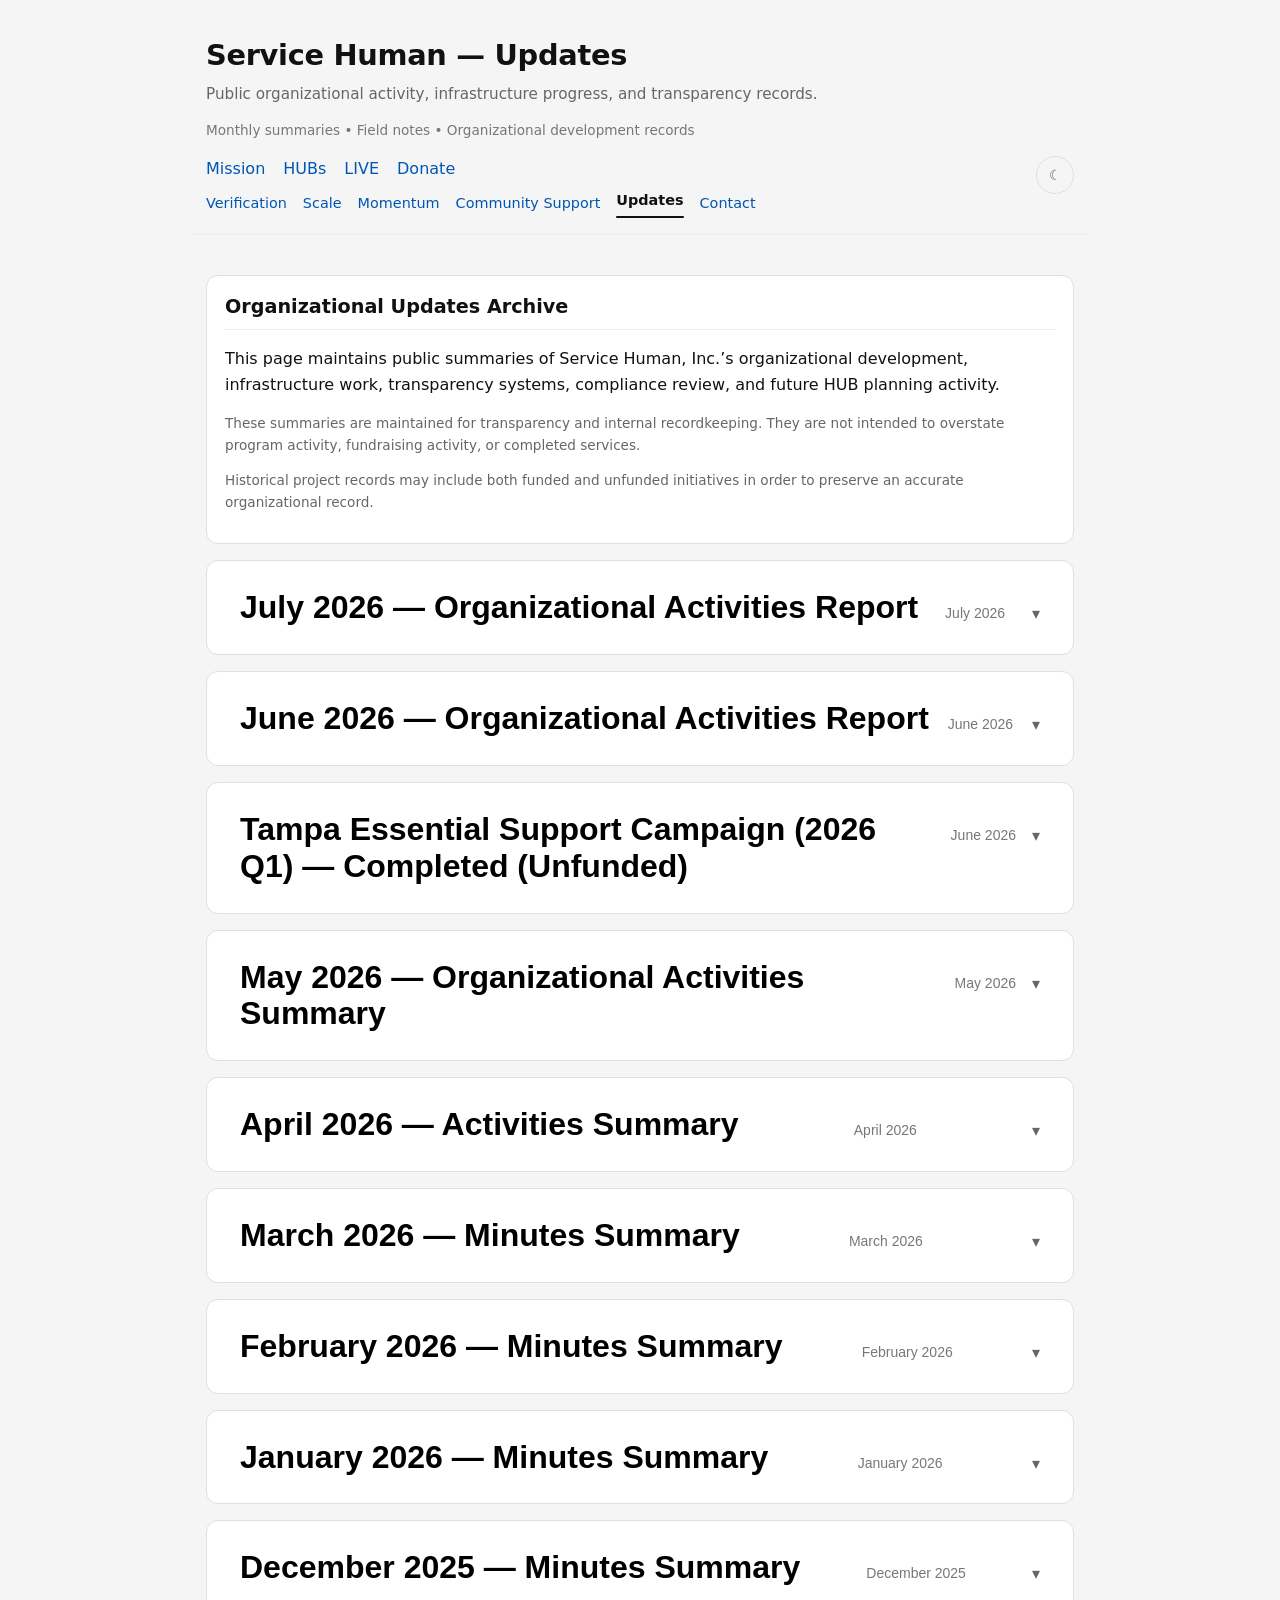
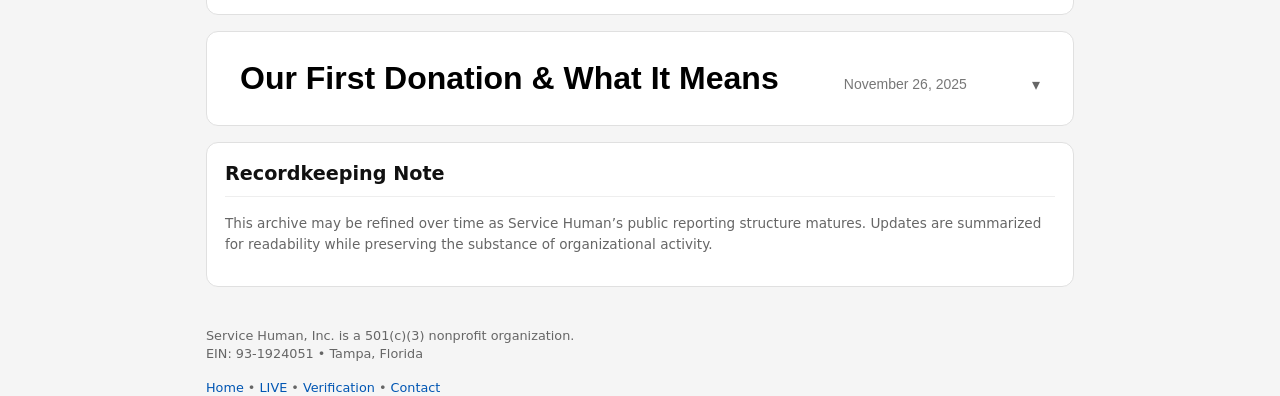
<file: updates/index.html>
<!doctype html>
<html lang="en">
<head>
  <meta charset="utf-8">
  <meta name="viewport" content="width=device-width, initial-scale=1">

  <title>Organizational Updates | Service Human, Inc.</title>
  <meta name="description" content="Public organizational updates, board minutes summaries, infrastructure progress, and transparency records for Service Human, Inc.">

  <link rel="canonical" href="https://servicehumaninc.org/updates/">
  <meta property="og:title" content="Organizational Updates | Service Human, Inc.">
  <meta property="og:description" content="Public organizational updates, activity summaries, and transparency records for Service Human, Inc.">
  <meta property="og:type" content="website">
  <meta property="og:url" content="https://servicehumaninc.org/updates/">
  <meta property="og:image" content="https://servicehumaninc.org/sh-og-final.jpeg">

  <link rel="stylesheet" href="/styles.css?v=updates1">
  <script src="/theme.js?v=menu5" defer></script>
</head>

<body>

<header>
  <div class="site-title">Service Human — Updates</div>
  <p class="site-subtitle">
    Public organizational activity, infrastructure progress, and transparency records.
  </p>
  <p class="meta-line">
    Monthly summaries • Field notes • Organizational development records
  </p>

  <button class="menu-toggle" aria-label="Open navigation">☰</button>

  <div class="site-nav-wrap" id="site-nav-wrap">
    <div class="site-nav-group">
      <nav class="primary-nav" aria-label="Primary">
        <a href="/">Mission</a>
        <a href="/hubs/">HUBs</a>
        <a href="/live/">LIVE</a>
        <a href="/#donate">Donate</a>
      </nav>

      <nav class="secondary-nav" aria-label="More">
        <a href="/verification/">Verification</a>
        <a href="/scale/">Scale</a>
        <a href="/momentum/">Momentum</a>
        <a href="/community-support/">Community Support</a>
        <a href="/updates/" class="active">Updates</a>
        <a href="/#contact">Contact</a>
      </nav>
    </div>

    <button id="theme-toggle" class="theme-toggle" type="button" aria-label="Toggle color theme">
      <span class="theme-toggle-icon">◐</span>
      <span class="theme-toggle-label">Theme</span>
    </button>
  </div>
</header>

<main>

<section>
  <h2>Organizational Updates Archive</h2>
  <p>
    This page maintains public summaries of Service Human, Inc.’s organizational development,
    infrastructure work, transparency systems, compliance review, and future HUB planning activity.
  </p>
  <p class="small">
    These summaries are maintained for transparency and internal recordkeeping. They are not intended
    to overstate program activity, fundraising activity, or completed services.
  </p>
  <p class="small">
  Historical project records may include both funded and unfunded initiatives in order to preserve an accurate organizational record.
  </p>
</section>

<section class="update-block" data-published="2026-07-31">
  <div class="update-container">
    <button class="update-toggle" type="button" aria-expanded="false" aria-controls="update-2026-07-report">
      <span class="update-title">July 2026 — Organizational Activities Report</span>
      <span class="update-date">July 2026</span>
    </button>

    <div id="update-2026-07-report" class="update-content" hidden>
      <div class="update-body">

        <p><strong>Reporting Period:</strong> July 1–31, 2026<br>
        <strong>Record Type:</strong> Organizational Activities Report<br>
        <strong>Purpose:</strong> Documentation of institutional, technical, operational, knowledge, and long-term infrastructure development</p>

        <p><strong>Executive Summary</strong></p>

        <p>
          July represented a significant expansion of Service Human's institutional and technical development.
        </p>

        <p>
          Following June's emphasis on transparency, public infrastructure, organizational continuity,
          and long-term stewardship, July increasingly focused on translating Service Human's operating
          philosophy into structured systems capable of supporting a substantially larger future organization.
        </p>

        <p>
          The most significant development during the month was the continued evolution of
          <strong>Service Human OS</strong>, the organization's internal institutional operating system.
          What began as an executive-oriented software concept expanded into a broader architecture
          designed to support specialized organizational offices, research functions, risk assessment,
          intelligence analysis, technology evaluation, and executive decision support.
        </p>

        <p>
          Development work remained exploratory and pre-operational. Software interfaces, office structures,
          datasets, and workflows developed during this period should not be interpreted as evidence of
          active programs, deployed humanitarian operations, institutional partnerships, or live organizational scale.
        </p>

        <p>
          Service Human also continued developing its public website, knowledge infrastructure,
          development environment, and long-term approach to physical HUB infrastructure.
        </p>

        <p>
          No material expansion of charitable program deployment occurred during the reporting period.
        </p>

        <p><strong>Service Human OS Development</strong></p>

        <p>
          During July, Service Human substantially refined the concept and architecture of
          <strong>Service Human OS</strong>, the internal institutional operating system intended to support
          the organization's long-term administrative, analytical, research, governance, and operational functions.
        </p>

        <p>
          A significant architectural clarification established that Service Human OS is not synonymous
          with a single executive dashboard.
        </p>

        <p>
          Instead, Service Human OS is being developed as the broader institutional environment within which
          multiple specialized applications and offices may operate.
        </p>

        <p>
          The <strong>Directorate</strong> was further defined as one executive command and governance
          application operating within Service Human OS rather than the operating system itself.
        </p>

        <p>This distinction established a clearer hierarchy between:</p>

        <ul>
          <li>Institutional infrastructure.</li>
          <li>Executive decision-support systems.</li>
          <li>Specialized organizational offices.</li>
          <li>Research and analytical capabilities.</li>
          <li>Future operational systems.</li>
        </ul>

        <p>
          Representative and demonstration data continued to be used during development.
          These systems were not represented as live organizational operations.
        </p>

        <p><strong>Internal Office Architecture</strong></p>

        <p>
          July development expanded the concept of specialized offices operating as first-class
          components within Service Human OS.
        </p>

        <ul>
          <li>Directorate.</li>
          <li>Research Library.</li>
          <li>AI Capability Assessment Office.</li>
          <li>Global Intelligence Division.</li>
          <li>Humanitarian Assessment Division.</li>
          <li>Economic Research Bureau.</li>
          <li>Institutional Risk Office.</li>
          <li>Strategic Investment Research Division.</li>
          <li>Technology Futures Office.</li>
          <li>Strategic Communications Office.</li>
        </ul>

        <p>
          These offices are intended to create defined institutional homes for different categories of
          research, analysis, risk management, technology assessment, strategic planning, and organizational knowledge.
        </p>

        <p>
          The architecture remains developmental and does not represent separate staffed departments
          or currently deployed operational divisions.
        </p>

        <p><strong>AI Capability Assessment Office</strong></p>

        <p>
          During July, Service Human developed a detailed implementation specification for the
          <strong>AI Capability Assessment Office (AICAO)</strong>.
        </p>

        <p>
          The office was conceived as an internal capability for systematically evaluating artificial
          intelligence systems and emerging AI technologies rather than relying solely on vendor claims,
          public benchmarks, or informal impressions.
        </p>

        <ul>
          <li>Structured AI capability assessments.</li>
          <li>Benchmark and dataset management.</li>
          <li>Evidence and assessment dossiers.</li>
          <li>Model telemetry and monitoring.</li>
          <li>Recommendation workflows.</li>
          <li>Policy controls.</li>
          <li>Integration architecture.</li>
          <li>Audit and compliance functions.</li>
        </ul>

        <p>
          A technical architecture was developed covering an Assessment Engine, Benchmark &amp; Dataset Store,
          Evidence &amp; Dossier Repository, Telemetry &amp; Monitoring Bus, Recommendations Orchestrator,
          Integrations Layer, Policy Engine, and Audit &amp; Compliance Service.
        </p>

        <p>
          This work constituted an engineering and institutional design specification and should not be
          interpreted as evidence of a fully deployed or operational AI assessment office.
        </p>

        <p><strong>Service Human App Development</strong></p>

        <p>
          July also included continued conceptual development of the distinction between Service Human's
          internal and public-facing technology.
        </p>

        <p>The developing architecture now separates three primary layers:</p>

        <ul>
          <li><strong>Public Website</strong> — public information, transparency, verification, organizational records, and institutional accountability.</li>
          <li><strong>Service Human App</strong> — a future public interaction layer intended to make it easier for individuals to request assistance, communicate, access resources, and interact with Service Human.</li>
          <li><strong>Service Human OS</strong> — internal institutional infrastructure supporting organizational administration, analysis, governance, research, and future operations.</li>
        </ul>

        <p>Early Service Human App planning explored potential functions including:</p>

        <ul>
          <li>Assistance requests.</li>
          <li>Request tracking.</li>
          <li>Communications.</li>
          <li>Resource access.</li>
          <li>User profiles.</li>
          <li>Future community participation.</li>
        </ul>

        <p>
          The application remained in design and architecture development during July and was not deployed
          as an active charitable service.
        </p>

        <p><strong>Technical Development Infrastructure</strong></p>

        <p>
          Service Human continued refining the development environment supporting its expanding digital infrastructure.
        </p>

        <p>
          The development workflow increasingly incorporated multiple artificial intelligence systems
          alongside conventional software-development tools.
        </p>

        <ul>
          <li>ChatGPT.</li>
          <li>A multi-model AI environment capable of working across several available model providers.</li>
          <li>Cursor.</li>
          <li>GitHub.</li>
          <li>Direct founder-led design and development.</li>
        </ul>

        <p>
          This environment supports rapid prototyping, architectural exploration, documentation,
          software development, testing, and iterative refinement while allowing different AI systems
          to be evaluated for different tasks.
        </p>

        <p>
          GitHub continued serving as an important development and historical record layer for
          Service Human's public technology infrastructure.
        </p>

        <p><strong>Website &amp; Public Infrastructure</strong></p>

        <p>
          Service Human continued maintaining and refining its public digital infrastructure during July.
        </p>

        <p>
          Following publication of the June Organizational Activities Report, the organization's public
          Updates architecture was further established as a recurring institutional reporting system.
        </p>

        <p>The website now supports a progression between:</p>

        <ul>
          <li>The homepage.</li>
          <li>The latest organizational update.</li>
          <li>Concise update summaries.</li>
          <li>The permanent Updates archive.</li>
        </ul>

        <p>
          The homepage's Latest Organizational Update component was connected to structured update data
          so newer organizational reports can replace previous reports without requiring the homepage itself
          to function as the permanent historical record.
        </p>

        <p>
          The Updates archive remains the canonical public location for preserved organizational activity reports.
        </p>

        <p><strong>Repository &amp; Institutional Documentation</strong></p>

        <p>
          During July, the public Service Human repository continued evolving beyond its original role
          as a simple website code repository.
        </p>

        <p>
          Additional organizational structure was introduced to distinguish current website infrastructure
          from institutional documentation and historical materials.
        </p>

        <ul>
          <li><strong>Library</strong> — intended as the permanent public knowledge archive for educational resources, articles, talks, briefings, frameworks, and reference materials developed by Service Human.</li>
          <li><strong>History</strong> — intended to preserve historical organizational materials, retired website assets, archived campaigns, and previous public records.</li>
          <li><strong>Documentation</strong> — intended to preserve foundational organizational and technical documentation supporting Service Human's development and operation.</li>
        </ul>

        <p>
          These structures reinforce a developing institutional principle:
          <strong>Public materials should generally be preserved rather than silently removed when Service Human evolves.</strong>
        </p>

        <p><strong>Knowledge Infrastructure</strong></p>

        <p>
          The concept of a permanent <strong>Service Human Knowledge Library</strong> continued developing during July.
        </p>

        <p>
          The Library is intended to function differently from social media or conventional content marketing.
        </p>

        <p>
          Long-form educational material may originate within Service Human's own infrastructure and
          subsequently be distributed through external platforms, allowing Service Human to retain a
          permanent canonical version independent of individual social networks.
        </p>

        <p>
          Development continued around subject areas including systems thinking, transparency, trust,
          institutional resilience, humanitarian infrastructure, leadership, accountability, human behavior,
          decision-making, and long-term institutional development.
        </p>

        <p>The Library remained under development during the reporting period.</p>

        <p><strong>Physical Infrastructure &amp; HUB Exploration</strong></p>

        <p>
          July included continued exploratory thinking regarding Service Human's long-term physical infrastructure.
        </p>

        <p>
          Potential Tampa properties and land opportunities began being considered through a more formal
          institutional real-estate framework emphasizing:
        </p>

        <ul>
          <li>Ownership structure.</li>
          <li>Zoning.</li>
          <li>Land use.</li>
          <li>Transportation.</li>
          <li>Infrastructure.</li>
          <li>Public records.</li>
          <li>Redevelopment potential.</li>
          <li>Long-term stewardship.</li>
          <li>Compatibility with future Service Human HUB concepts.</li>
        </ul>

        <p>
          This work represented strategic research rather than an active property acquisition program.
        </p>

        <p>
          No property acquisition, development agreement, or physical HUB deployment occurred during July.
        </p>

        <p><strong>Institutional Development</strong></p>

        <p>
          Across July's activities, Service Human continued moving toward a model in which organizational
          knowledge and decision-making are distributed across documented systems rather than concentrated
          exclusively within individual leadership.
        </p>

        <ul>
          <li>Defined institutional functions.</li>
          <li>Preserved organizational knowledge.</li>
          <li>Traceable decision-making.</li>
          <li>Modular technical architecture.</li>
          <li>Auditable systems.</li>
          <li>Historical preservation.</li>
          <li>Separation between public and internal infrastructure.</li>
          <li>Systems capable of surviving changes in individual leadership.</li>
        </ul>

        <p><strong>Operational Status</strong></p>

        <p>
          Service Human remained primarily in an institutional development and infrastructure-building phase during July.
        </p>

        <p>
          Work performed during the month should not be interpreted as evidence that conceptual offices,
          software modules, analytical systems, future HUBs, or proposed public applications were fully operational.
        </p>

        <p>
          No material expansion of direct charitable service delivery occurred during the reporting period.
        </p>

        <p>
          Development continued with an emphasis on building credible systems before representing those systems as operational.
        </p>

        <p><strong>Closing Summary</strong></p>

        <p>
          July marked an important architectural transition for Service Human.
        </p>

        <p>
          The organization continued developing beyond a collection of webpages, concepts, and individual tools
          toward a more coherent institutional system.
        </p>

        <p>
          The public website increasingly serves as Service Human's transparency and accountability layer.
          The developing Service Human App represents a future public interaction layer.
          Service Human OS is emerging as the organization's internal institutional infrastructure.
        </p>

        <p>
          The Directorate and specialized offices are being structured as components within that environment.
        </p>

        <p>
          The Library, History, Documentation, Updates, LIVE, Verification, and Transparency resources
          collectively contribute to a growing public institutional record.
        </p>

        <p>
          Much of this infrastructure remains developmental.
        </p>

        <p>
          That distinction is intentional.
        </p>

        <p>
          Service Human's approach continues to prioritize building, documenting, testing, and preserving
          institutional systems before claiming operational capabilities those systems have not yet achieved.
        </p>

        <p><em>Prepared for the Board of Directors — Service Human, Inc.</em></p>

      </div>
    </div>
  </div>
</section>
  
<section class="update-block" data-published="2026-06-30">
  <div class="update-container">
    <button class="update-toggle" type="button" aria-expanded="false" aria-controls="update-2026-06-report">
      <span class="update-title">June 2026 — Organizational Activities Report</span>
      <span class="update-date">June 2026</span>
    </button>

    <div id="update-2026-06-report" class="update-content" hidden>
      <div class="update-body">

        <p><strong>Reporting Period:</strong> June 1–30, 2026<br>
        <strong>Record Type:</strong> Organizational Activities Report<br>
        <strong>Purpose:</strong> Documentation of institutional development, transparency, public infrastructure, operational planning, and long-term stewardship activity</p>

        <p><strong>Executive Summary</strong></p>

        <p>
          June represented a significant month of institutional development focused on transparency,
          public infrastructure, organizational continuity, and long-term public trust.
        </p>

        <p>
          Work during the month emphasized strengthening Service Human’s digital foundation,
          expanding public accountability resources, improving discoverability across nonprofit ecosystems
          and search platforms, and developing internal systems designed to support future organizational growth.
        </p>

        <p>
          No material change occurred to the organization’s financial position or charitable program operations
          during this reporting period. Organizational activity remained focused on institutional development,
          governance, transparency, and public infrastructure.
        </p>

        <p><strong>Governance &amp; Organizational Development</strong></p>
        <ul>
          <li>Continued refinement of long-term organizational operating philosophy.</li>
          <li>Expanded institutional continuity planning.</li>
          <li>Further developed internal operational documentation across multiple Service Human functions.</li>
          <li>Continued emphasizing systems designed to outlive individual leadership.</li>
        </ul>

        <p><strong>Compliance &amp; Administrative Activities</strong></p>
        <ul>
          <li>Reviewed federal tax-exempt status documentation.</li>
          <li>Reviewed Florida corporate records and annual filing status.</li>
          <li>Continued evaluation of annual IRS reporting obligations.</li>
          <li>Refined internal governance and compliance tracking procedures.</li>
          <li>Expanded organizational transparency documentation.</li>
          <li>Continued development of governance architecture supporting future institutional growth.</li>
        </ul>

        <p>
          This work was preparatory in nature and did not materially alter the organization’s operational status.
        </p>

        <p><strong>Website &amp; Public Infrastructure</strong></p>
        <ul>
          <li>Continued refinement of homepage structure and messaging.</li>
          <li>Expanded Community Support resources.</li>
          <li>Improved the Momentum page.</li>
          <li>Continued enhancement of Verification resources.</li>
          <li>Refined LIVE Accountability reporting.</li>
          <li>Continued development of public transparency resources.</li>
          <li>Improved navigation and user experience.</li>
          <li>Continued optimization of mobile presentation.</li>
          <li>Continued refinement of structured public reporting language.</li>
        </ul>

        <p><strong>Historical Transparency</strong></p>

        <p>
          Completed development and publication of the Tampa Essential Support Campaign (2026 Q1)
          Historical Project Archive.
        </p>

        <p>The archive documents:</p>
        <ul>
          <li>Original campaign purpose.</li>
          <li>Campaign goals.</li>
          <li>Funding objective.</li>
          <li>Planned deliverables.</li>
          <li>Final outcome.</li>
          <li>Public reporting.</li>
          <li>Unfunded completion status.</li>
        </ul>

        <p>
          Rather than removing the campaign following its conclusion, Service Human preserved it as part
          of the organization’s permanent public historical record, reinforcing the principle that transparency
          includes documenting both funded and unfunded initiatives.
        </p>

        <p><strong>LIVE Accountability</strong></p>
        <ul>
          <li>Additional refinements were completed on the LIVE Accountability page.</li>
          <li>Improved clarity surrounding organizational status, historical campaigns, funding activity, public accountability, and transparency reporting.</li>
          <li>Work began aligning LIVE reporting with historical project archives to maintain consistency across public accountability resources.</li>
        </ul>

        <p><strong>Public Transparency Framework</strong></p>
        <ul>
          <li>Continued refinement of public reporting standards.</li>
          <li>Improved accountability presentation.</li>
          <li>Expanded historical record preservation language.</li>
          <li>Continued development of transparency documentation and organizational reporting methodology.</li>
        </ul>

        <p><strong>Transparency Partnership Framework Development</strong></p>

        <p>
          Initial exploratory development began on a conceptual public transparency framework intended
          to support voluntary organizational transparency reporting across multiple sectors.
        </p>

        <ul>
          <li>Transparency classifications.</li>
          <li>Historical record preservation.</li>
          <li>Reporting standards.</li>
          <li>Public accountability.</li>
          <li>Governance documentation.</li>
          <li>Participation frameworks.</li>
        </ul>

        <p>
          The concept remains under evaluation and has not entered operational deployment.
        </p>

        <p><strong>Search &amp; Public Discoverability</strong></p>
        <ul>
          <li>Evaluated Google Search presentation.</li>
          <li>Reviewed AI-generated organizational summaries.</li>
          <li>Continued refinement of metadata and structured content.</li>
          <li>Continued optimization of public-facing organizational language.</li>
          <li>Observed expanded Google-generated organizational sitelinks.</li>
          <li>Observed continued indexing of major public resources.</li>
          <li>Observed AI-generated summaries increasingly reflecting Service Human’s emphasis on transparency, trust, and human support infrastructure.</li>
        </ul>

        <p><strong>External Organizational Profiles</strong></p>
        <ul>
          <li>Bonterra Nonprofit Hub.</li>
          <li>Blackbaud / YourCause.</li>
          <li>Benevity.</li>
          <li>Candid.</li>
        </ul>

        <p>
          Improvements focused on organizational mission language, population served, public descriptions,
          human services classifications, cause taxonomy, search keywords, discoverability, and organizational
          consistency across platforms.
        </p>

        <p><strong>Corporate Giving Infrastructure</strong></p>

        <p>
          Continued maintenance and refinement of workplace giving infrastructure across Benevity,
          Bonterra, Blackbaud / YourCause, and Candid.
        </p>

        <p>
          These platforms remain active organizational infrastructure supporting future corporate giving opportunities.
        </p>

        <p><strong>Knowledge &amp; Publishing Strategy</strong></p>

        <p>
          June marked the development of a long-term institutional publishing framework intended to expand
          Service Human’s educational outreach.
        </p>

        <p>Planning established the foundation for future publications focused on:</p>
        <ul>
          <li>Transparency.</li>
          <li>Trust.</li>
          <li>Human behavior.</li>
          <li>Systems thinking.</li>
          <li>Institutional resilience.</li>
          <li>Community infrastructure.</li>
          <li>Leadership.</li>
          <li>Practical compassion.</li>
          <li>Nonprofit operations.</li>
        </ul>

        <p>
          A publication classification framework was established consisting of Evergreen, Current, and Reflective.
        </p>

        <p><strong>Content Strategy Development</strong></p>
        <ul>
          <li>The website serves as the permanent institutional archive.</li>
          <li>Educational resources become long-term organizational assets.</li>
          <li>Social platforms function primarily as distribution channels directing audiences back to canonical Service Human resources.</li>
        </ul>

        <p><strong>Organizational Sustainability</strong></p>

        <p>
          Service Human initiated a limited proof-of-concept merchandise campaign to evaluate the feasibility
          of supplemental organizational revenue through voluntary branded merchandise.
        </p>

        <p>
          The initiative was exploratory and focused on awareness, engagement, and long-term organizational
          sustainability rather than primary fundraising activity.
        </p>

        <p><strong>Organizational Systems Development</strong></p>
        <ul>
          <li>Expanded internal systems supporting institutional continuity.</li>
          <li>Continued development of future scalability planning.</li>
          <li>Improved operational documentation and knowledge preservation practices.</li>
          <li>Continued planning for educational media resources, knowledge libraries, and institutional publishing initiatives.</li>
        </ul>

        <p><strong>Operational Systems Development</strong></p>

        <p>
          During June, Service Human significantly expanded internal operational planning for future HUB implementation.
        </p>

        <ul>
          <li>Expanded operational workflow documentation.</li>
          <li>Developed initial departmental operating structures.</li>
          <li>Continued refinement of intake and guest service models.</li>
          <li>Developed preliminary operational standards across multiple functional areas.</li>
          <li>Created phased implementation concepts supporting future scalability.</li>
          <li>Continued development of standard operating procedure architecture.</li>
          <li>Refined privacy, safety, and guest-centered operational principles.</li>
          <li>Expanded long-term organizational operating documentation intended to support institutional continuity.</li>
        </ul>

        <p>
          This work represents internal operational planning only. No public HUB facilities were established
          or became operational during the reporting period.
        </p>

        <p><strong>Institutional Continuity &amp; Long-Term Stewardship</strong></p>

        <p>
          During June, Service Human continued strengthening its long-term institutional planning through
          development and refinement of organizational continuity concepts intended to support sustainability
          across future generations.
        </p>

        <ul>
          <li>Continued evaluation of long-term organizational sustainability concepts.</li>
          <li>Further developed institutional continuity planning principles.</li>
          <li>Explored endowment and perpetual funding concepts intended to support long-term mission preservation.</li>
          <li>Continued emphasis on reducing long-term dependence on any single individual, funding source, or organizational leader.</li>
          <li>Refined governance concepts focused on preserving Service Human’s mission, transparency, and public trust over time.</li>
        </ul>

        <p><strong>Public Search Assessment</strong></p>
        <ul>
          <li>Evaluated public discoverability.</li>
          <li>Reviewed search presentation.</li>
          <li>Reviewed AI interpretation.</li>
          <li>Reviewed structured search enhancements.</li>
          <li>Evaluated public understanding of Service Human’s mission.</li>
        </ul>

        <p><strong>Organizational Philosophy</strong></p>
        <ul>
          <li>Transparency before promotion.</li>
          <li>Credibility before reach.</li>
          <li>Education before marketing.</li>
          <li>Systems before personalities.</li>
          <li>Long-term institutional thinking.</li>
          <li>Publicly verifiable information.</li>
          <li>Practical humanitarian infrastructure.</li>
          <li>Mission before recognition.</li>
        </ul>

        <p><strong>Financial Activity</strong></p>

        <p>
          No material change to organizational funding occurred during this reporting period.
          Historical financial reporting and organizational transparency resources remain publicly available
          through the Service Human website.
        </p>

        <p><strong>Looking Ahead</strong></p>
        <ul>
          <li>Continued refinement of the public website.</li>
          <li>Expansion of educational publishing initiatives.</li>
          <li>Development of permanent knowledge resources.</li>
          <li>Continued search optimization.</li>
          <li>Ongoing transparency improvements.</li>
          <li>Continued strengthening of organizational infrastructure.</li>
          <li>Continued development of internal HUB operational standards and implementation documentation.</li>
          <li>Continued refinement of institutional continuity planning.</li>
          <li>Preparation for future Service Human educational media initiatives.</li>
        </ul>

        <p><em>Prepared for the Board of Directors — Service Human, Inc.</em></p>

      </div>
    </div>
  </div>
</section>
  
<section class="update-block" data-published="2026-06-03">
  <div class="update-container">
    <button class="update-toggle" type="button" aria-expanded="false" aria-controls="update-2026-06-benevity">
      <span class="update-title">Tampa Essential Support Campaign (2026 Q1) — Completed (Unfunded)</span>
      <span class="update-date">June 2026</span>
    </button>

    <div id="update-2026-06-benevity" class="update-content" hidden>
      <div class="update-body">

        <p>
          <strong>Record Type:</strong> Historical Project Archive<br>
          <strong>Project:</strong> Tampa Essential Support Campaign (2026 Q1)<br>
          <strong>Status:</strong> Completed (Unfunded)
        </p>

        <p>
          <strong>Campaign Window:</strong> February 22, 2026 – May 31, 2026<br>
          <strong>Funding Goal:</strong> $12,500<br>
          <strong>Planned Deliverables:</strong> 500 Essential Support Packages
        </p>

        <p>
          <strong>Funding Received:</strong> $0<br>
          <strong>Benevity Donations:</strong> $0<br>
          <strong>Benevity Grants:</strong> $0<br>
          <strong>Benevity Disbursements:</strong> $0<br>
          <strong>Operational Deployment:</strong> None
        </p>

        <p><strong>Summary</strong></p>

        <p>
          The Tampa Essential Support Campaign (2026 Q1) completed its planned operational window
          without receiving designated funding.
        </p>

        <p>
          No donations, grants, or disbursements were received through Benevity during the campaign period.
          As a result, no project-specific deployment activity occurred under this campaign.
        </p>

        <p>
          Although no financial activity occurred, the campaign established organizational infrastructure
          that continues to support Service Human’s long-term transparency and reporting framework, including:
        </p>

        <ul>
          <li>Corporate giving infrastructure</li>
          <li>Restricted funding framework</li>
          <li>Reporting standards</li>
          <li>Transparency methodology</li>
          <li>Project accountability framework</li>
          <li>Workplace-giving readiness infrastructure</li>
        </ul>

        <p><strong>Transparency Note</strong></p>

        <p>
          Service Human maintains historical records for both funded and unfunded initiatives.
        </p>

        <p>
          Projects that complete their designated operational period without receiving funding remain
          part of the public organizational record and are reported alongside funded activities.
        </p>

        <p>
          The purpose of this approach is to preserve organizational history and demonstrate a commitment
          to reporting outcomes regardless of financial results.
        </p>

      </div>
    </div>
  </div>
</section>
  
<section class="update-block" data-published="2026-05-31">
  <div class="update-container">
    <button class="update-toggle" type="button" aria-expanded="false" aria-controls="update-2026-05">
      <span class="update-title">May 2026 — Organizational Activities Summary</span>
      <span class="update-date">May 2026</span>
    </button>

    <div id="update-2026-05" class="update-content" hidden>
      <div class="update-body">
        <p><strong>Reporting Period:</strong> May 1–31, 2026<br>
        <strong>Record Type:</strong> Organizational Activities Summary<br>
        <strong>Purpose:</strong> Documentation of website, transparency, compliance, infrastructure, and HUB planning activity</p>

        <p>
          During May 2026, Service Human continued development of its public-facing infrastructure
          and transparency systems. Major homepage redesign work was completed to align the organization
          more closely with established nonprofit presentation standards while maintaining Service Human’s
          commitment to transparency, simplicity, and public verification.
        </p>

        <p><strong>Website &amp; Infrastructure</strong></p>
        <ul>
          <li>Completed homepage redesign and restructuring.</li>
          <li>Improved mobile responsiveness and navigation structure.</li>
          <li>Added modern nonprofit-style content sections.</li>
          <li>Enhanced donation visibility and public calls to action.</li>
          <li>Improved public trust and verification messaging.</li>
          <li>Expanded explanation of Service Human HUB concepts.</li>
          <li>Enhanced transparency and accountability sections.</li>
          <li>Displayed organizational metrics and milestones publicly.</li>
          <li>Implemented Frequently Asked Questions content.</li>
          <li>Improved donor pathways and calls to action.</li>
        </ul>

        <p><strong>Transparency Systems</strong></p>
        <ul>
          <li>Continued expansion of the LIVE organizational activity dashboard.</li>
          <li>Maintained public donation reporting and verification resources.</li>
          <li>Continued organizational status tracking and milestone display.</li>
          <li>Maintained public display of EIN and nonprofit status.</li>
          <li>Maintained public allocation targets: Direct Support 80–90%, HUB Operations 5–15%, Administration 0–5%.</li>
        </ul>

        <p><strong>Donation Infrastructure</strong></p>
        <ul>
          <li>Donation infrastructure remained operational through Stripe.</li>
          <li>Public donation options continued at $25, $100, $250, and custom amounts.</li>
          <li>Donation verification systems remained active.</li>
        </ul>

        <p><strong>HUB Development</strong></p>
        <ul>
          <li>Continued refinement and public presentation of the Service Human HUB concept.</li>
          <li>Further defined hygiene services, laundry access, charging stations, locker systems, partner service pathways, workforce support, housing navigation, and health/legal coordination concepts.</li>
          <li>Tampa remained identified as the first intended HUB focus location.</li>
        </ul>

        <p><strong>Compliance &amp; Organizational Administration</strong></p>
        <ul>
          <li>Continued review of historical nonprofit filing status, financial activity records, state compliance considerations, donation processing infrastructure, organizational reporting requirements, recordkeeping procedures, and public accountability systems.</li>
        </ul>

        <p><strong>Community &amp; Public Engagement</strong></p>
        <ul>
          <li>Continued public awareness efforts through website updates, social media activity, public mission education, transparency-focused communication, and community discussion regarding humanitarian infrastructure.</li>
        </ul>

        <p><strong>Organizational Status</strong></p>
        <ul>
          <li>Service Human remained an active 501(c)(3) public charity.</li>
          <li>Public-facing infrastructure continued to expand.</li>
          <li>Direct support infrastructure and donation systems remained operational while broader assistance programs continued in development.</li>
          <li>HUB development remained in planning and concept refinement stages.</li>
          <li>Transparency systems continued to be developed and enhanced.</li>
        </ul>

        <p><strong>Founder Activity Note</strong></p>
        <ul>
          <li>Significant founder time was devoted to website architecture improvements, transparency infrastructure development, compliance review and planning, public trust-building systems, HUB operational concept development, donor pathway optimization, and organizational documentation.</li>
        </ul>

        <p><em>May was primarily focused on institutional foundation building rather than fundraising expansion.</em></p>
      </div>
    </div>
  </div>
</section>

<section class="update-block" data-published="2026-04-30">
  <div class="update-container">
    <button class="update-toggle" type="button" aria-expanded="false" aria-controls="update-2026-04">
      <span class="update-title">April 2026 — Activities Summary</span>
      <span class="update-date">April 2026</span>
    </button>

    <div id="update-2026-04" class="update-content" hidden>
      <div class="update-body">
        <p><strong>Reporting Period:</strong> April 1–30, 2026<br>
        <strong>Record Type:</strong> Field Notes / Organizational Activity Summary<br>
        <strong>Purpose:</strong> Documentation of website development, operations, compliance review, funding infrastructure, and organizational planning</p>

        <p><strong>Website Development &amp; Infrastructure</strong></p>
        <ul>
          <li>Continued development and refinement of the Service Human website.</li>
          <li>Completed major homepage redesign initiative inspired by leading nonprofit organizations including the American Red Cross, United Way, YMCA, and charity: water.</li>
          <li>Implemented updated homepage layout emphasizing mission clarity, public trust, transparency, donation accessibility, and mobile responsiveness.</li>
          <li>Created and deployed backup procedures prior to major website updates.</li>
          <li>Successfully committed and published redesigned homepage updates.</li>
          <li>Improved overall user experience and navigation structure.</li>
        </ul>

        <p><strong>Website Operations</strong></p>
        <ul>
          <li>Identified and resolved homepage theme toggle malfunction affecting light/dark mode functionality.</li>
          <li>Investigated and corrected navigation inconsistencies between homepage and secondary pages.</li>
          <li>Evaluated mobile navigation and header presentation for future refinement.</li>
          <li>Diagnosed and resolved Quick Help button access issue resulting from invalid donation link permissions.</li>
          <li>Updated donation routing to approved operational Stripe donation links.</li>
        </ul>

        <p><strong>Organizational Planning</strong></p>
        <ul>
          <li>Continued long-term planning and strategic development of Service Human HUB concepts.</li>
          <li>Expanded operational discussions surrounding humanitarian HUB implementation, public trust systems, service accessibility, and organizational scalability.</li>
          <li>Continued development of Service Human’s “Trust Layer” philosophy and public positioning.</li>
        </ul>

        <p><strong>Compliance &amp; Administrative Review</strong></p>
        <ul>
          <li>Conducted internal review of nonprofit compliance status.</li>
          <li>Reviewed historical organizational financial activity.</li>
          <li>Confirmed limited organizational revenue history: 2023: $0; 2024: $0; 2025: $25 donation activity identified.</li>
          <li>Reviewed recurring organizational expenses including virtual office services, PO Box services, and telephone infrastructure.</li>
          <li>Continued assessment of future bookkeeping and reporting requirements.</li>
        </ul>

        <p><strong>Funding Infrastructure</strong></p>
        <ul>
          <li>Continued work related to nonprofit fundraising infrastructure.</li>
          <li>Monitored donation processing systems and transaction notifications.</li>
          <li>Reviewed donation verification processes and transparency systems.</li>
          <li>Continued development of public-facing accountability and donation tracking methods.</li>
        </ul>

        <p><strong>Organizational Technology</strong></p>
        <ul>
          <li>Developed concept framework for future Service Human technology support roles, including systems administration, web development, operations support, analytics monitoring, and infrastructure management.</li>
        </ul>

        <p><strong>Public Awareness &amp; Outreach</strong></p>
        <ul>
          <li>Continued publication of public-facing organizational updates through Service Human digital channels.</li>
          <li>Maintained public transparency regarding organizational development, infrastructure building, and future humanitarian objectives.</li>
          <li>Continued engagement surrounding Service Human mission, HUB concepts, and future humanitarian infrastructure goals.</li>
        </ul>

        <p><strong>Organizational Status</strong></p>
        <p>
          Current organizational focus remained infrastructure development, public trust building,
          compliance readiness, funding system preparation, HUB operational planning, and website
          and technology improvements.
        </p>

        <p>
          No direct service programs were launched during this reporting period; efforts remained focused
          on foundational organizational development and capacity building.
        </p>
      </div>
    </div>
  </div>
</section>

<section class="update-block" data-published="2026-03-31">
  <div class="update-container">
    <button class="update-toggle" type="button" aria-expanded="false" aria-controls="update-2026-03">
      <span class="update-title">March 2026 — Minutes Summary</span>
      <span class="update-date">March 2026</span>
    </button>

    <div id="update-2026-03" class="update-content" hidden>
      <div class="update-body">
        <p><strong>Reporting Period:</strong> March 1–31, 2026<br>
        <strong>Record Type:</strong> Administrative, Strategic, and Systems Development Summary<br>
        <strong>Purpose:</strong> Documentation of infrastructure development, transparency systems, and operational modeling</p>

        <p>
          March 2026 marked a transition from foundational planning into structured system development.
          Activities focused on defining deployment frameworks, expanding transparency mechanisms,
          and modeling scalable approaches to humanitarian support delivery.
        </p>

        <p><strong>Matters Discussed</strong></p>
        <ul>
          <li>Defined a project-based deployment model centered on focused, time-bound initiatives.</li>
          <li>Developed the framework for the Tampa Essential Support Campaign.</li>
          <li>Implemented a public-facing activity ledger displaying donation events without personal identifying information.</li>
          <li>Developed an interactive model to evaluate participation rates and contribution scenarios at scale.</li>
          <li>Continued refinement of the Service Human website to support clarity, usability, and transparency.</li>
        </ul>

        <p><strong>Actions Taken</strong></p>
        <ul>
          <li>Implemented deployment framework concepts within the public-facing website structure.</li>
          <li>Established initial transparency features, including a public activity ledger.</li>
          <li>Developed and deployed a participation modeling tool.</li>
          <li>No direct service disbursements were executed during this reporting period.</li>
        </ul>

        <p><strong>Status and Outlook</strong></p>
        <p>
          March 2026 represented progression into structured system implementation and operational modeling.
          The organization continued to build toward actionable deployment while maintaining disciplined
          transparency, documentation, and responsible growth.
        </p>
      </div>
    </div>
  </div>
</section>

<section class="update-block" data-published="2026-02-28">
  <div class="update-container">
    <button class="update-toggle" type="button" aria-expanded="false" aria-controls="update-2026-02">
      <span class="update-title">February 2026 — Minutes Summary</span>
      <span class="update-date">February 2026</span>
    </button>

    <div id="update-2026-02" class="update-content" hidden>
      <div class="update-body">
        <p><strong>Reporting Period:</strong> February 1–28, 2026<br>
        <strong>Record Type:</strong> Administrative, Strategic, and Infrastructure Development Summary<br>
        <strong>Purpose:</strong> Documentation of organizational planning, infrastructure progress, and operational preparation</p>

        <p>
          February 2026 focused on continued infrastructure development, operational planning,
          and refinement of Service Human’s transparency-first operating framework.
        </p>

        <p><strong>Matters Discussed</strong></p>
        <ul>
          <li>Continued development of Service Human’s digital presence and documentation structure.</li>
          <li>Expanded public-facing documentation systems used to record organizational updates and internal activity summaries.</li>
          <li>Discussed budget modeling for potential future humanitarian assistance initiatives.</li>
          <li>Evaluated digital tools and software platforms to support organizational management, documentation, and outreach.</li>
          <li>Continued refinement of language used to describe Service Human’s mission and guiding principles.</li>
        </ul>

        <p><strong>Actions Taken</strong></p>
        <ul>
          <li>No programmatic deployments or direct assistance activities were initiated during this reporting period.</li>
          <li>Work remained focused on administrative development, infrastructure preparation, and transparency systems.</li>
        </ul>

        <p><strong>Status and Outlook</strong></p>
        <p>
          February 2026 served as a continuation of Service Human’s early organizational development phase.
          Efforts were directed toward strengthening operational readiness, documentation systems, and transparency practices.
        </p>
      </div>
    </div>
  </div>
</section>

<section class="update-block" data-published="2026-01-31">
  <div class="update-container">
    <button class="update-toggle" type="button" aria-expanded="false" aria-controls="update-2026-01">
      <span class="update-title">January 2026 — Minutes Summary</span>
      <span class="update-date">January 2026</span>
    </button>

    <div id="update-2026-01" class="update-content" hidden>
      <div class="update-body">
        <p><strong>Reporting Period:</strong> January 1–31, 2026<br>
        <strong>Record Type:</strong> Administrative and Strategic Activities Summary<br>
        <strong>Purpose:</strong> Documentation of organizational planning and foundational development</p>

        <p>
          January 2026 was dedicated to foundational planning, structural clarification, and early-stage
          development of Service Human’s long-term mission framework.
        </p>

        <p><strong>Matters Discussed</strong></p>
        <ul>
          <li>Continued refinement of Service Human’s core purpose: providing direct support to human beings without discrimination or profit-driven motives.</li>
          <li>Explored models for building a lean organizational structure capable of scaling responsibly over time.</li>
          <li>Evaluated potential advisory and skill-based support participation.</li>
          <li>Reviewed public communication strategy focused on clarity over promotion.</li>
          <li>Explored low-cost and free tools to support early-stage operations, digital presence, and organizational documentation.</li>
        </ul>

        <p><strong>Actions Taken</strong></p>
        <ul>
          <li>No formal resolutions, financial disbursements, or program launches occurred during this reporting period.</li>
          <li>Work remained focused on planning, mission clarification, and preparatory development.</li>
        </ul>

        <p><strong>Status and Outlook</strong></p>
        <p>
          January 2026 served as an early-stage alignment period, ensuring future growth would be rooted
          in clearly defined values, ethical guardrails, and operational discipline.
        </p>
      </div>
    </div>
  </div>
</section>

<section class="update-block" data-published="2025-12-31">
  <div class="update-container">
    <button class="update-toggle" type="button" aria-expanded="false" aria-controls="update-2025-12">
      <span class="update-title">December 2025 — Minutes Summary</span>
      <span class="update-date">December 2025</span>
    </button>

    <div id="update-2025-12" class="update-content" hidden>
      <div class="update-body">
        <p><strong>Reporting Period:</strong> December 1–31, 2025<br>
        <strong>Record Type:</strong> Administrative and Strategic Activities Summary<br>
        <strong>Purpose:</strong> Documentation of organizational planning and governance activity</p>

        <p>
          December 2025 was dedicated to organizational planning, strategic development, and infrastructure
          preparation in support of Service Human’s charitable mission.
        </p>

        <ul>
          <li>Reaffirmed charitable purpose and guiding principles.</li>
          <li>Discussed preliminary frameworks for financial transparency, donor accountability, and public reporting.</li>
          <li>Continued development of digital and administrative systems to support scalability and audit readiness.</li>
          <li>Advanced conceptual planning for Service Human HUB initiatives.</li>
          <li>Explored ethical funding and partnership models.</li>
          <li>Reviewed messaging for accuracy, restraint, and transparency alignment.</li>
        </ul>

        <p>
          No formal resolutions, votes, or binding commitments were made during this period.
          Work remained focused on planning, documentation, internal review, and preparatory development.
        </p>
      </div>
    </div>
  </div>
</section>

<section class="update-block" data-published="2025-11-26">
  <div class="update-container">
    <button class="update-toggle" type="button" aria-expanded="false" aria-controls="update-2025-11-donation">
      <span class="update-title">Our First Donation &amp; What It Means</span>
      <span class="update-date">November 26, 2025</span>
    </button>

    <div id="update-2025-11-donation" class="update-content" hidden>
      <div class="update-body">
        <p>On November 9, 2025, Service Human received its very first donation: <strong>$25</strong>.</p>
        <p>That donation marked a proof-of-concept moment for Service Human’s transparency model.</p>
        <p><strong>Service Human officially became real.</strong></p>
        <p>This small change demonstrated that transparency is not just an idea — it can be active, visible, and working.</p>
      </div>
    </div>
  </div>
</section>

<section>
  <h2>Recordkeeping Note</h2>
  <p class="small">
    This archive may be refined over time as Service Human’s public reporting structure matures.
    Updates are summarized for readability while preserving the substance of organizational activity.
  </p>
</section>

</main>

<footer>
  <p class="legal">
    Service Human, Inc. is a 501(c)(3) nonprofit organization.<br>
    EIN: 93-1924051 • Tampa, Florida
  </p>
  <p class="legal">
    <a href="/">Home</a> •
    <a href="/live/">LIVE</a> •
    <a href="/verification/">Verification</a> •
    <a href="mailto:info@servicehumaninc.org">Contact</a>
  </p>
</footer>

<script>
document.addEventListener('DOMContentLoaded', function () {
  document.querySelectorAll(".update-toggle").forEach((btn) => {
    btn.addEventListener("click", () => {
      const id = btn.getAttribute("aria-controls");
      const content = document.getElementById(id);
      const isOpen = btn.getAttribute("aria-expanded") === "true";

      document.querySelectorAll(".update-toggle[aria-expanded='true']").forEach((openBtn) => {
        if (openBtn !== btn) {
          const openId = openBtn.getAttribute("aria-controls");
          const openContent = document.getElementById(openId);
          openBtn.setAttribute("aria-expanded", "false");
          if (openContent) openContent.hidden = true;
        }
      });

      btn.setAttribute("aria-expanded", String(!isOpen));
      if (content) content.hidden = isOpen;
    });
  });
});
</script>

</body>
</html>
</file>
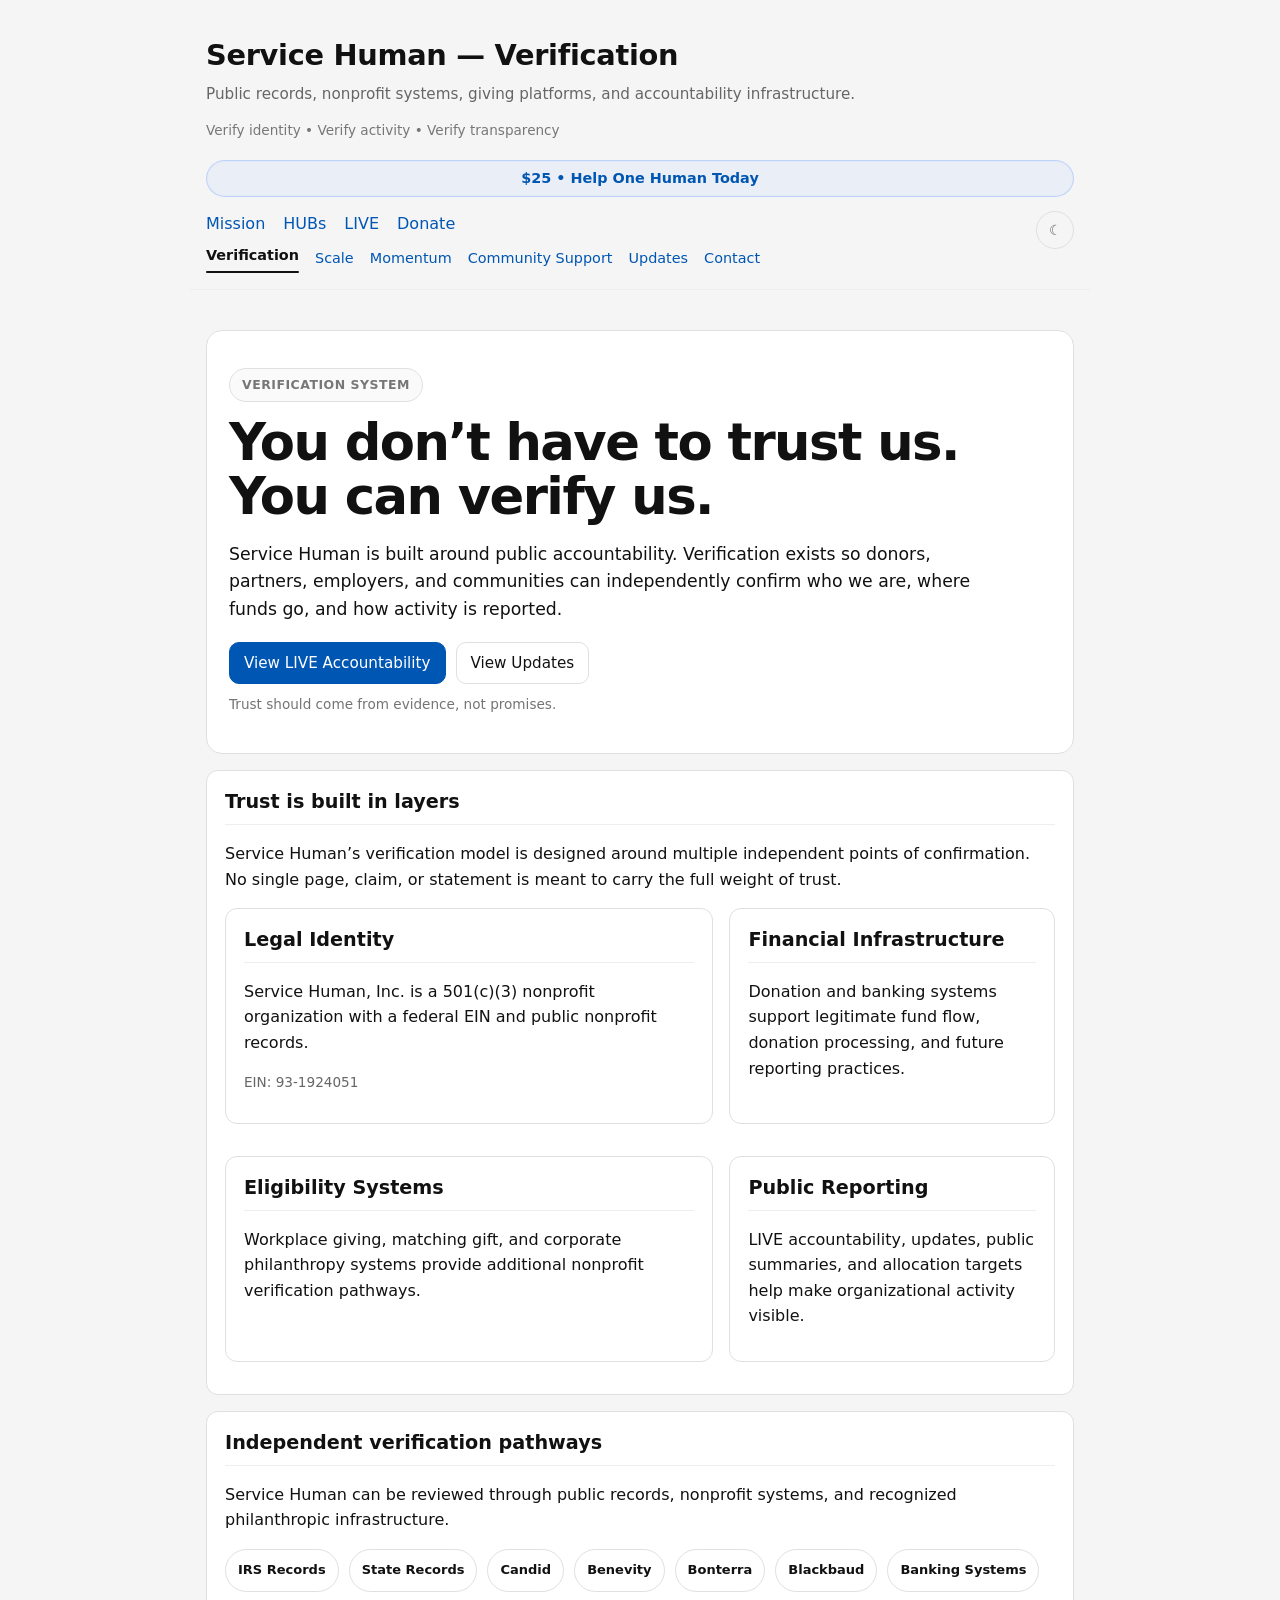
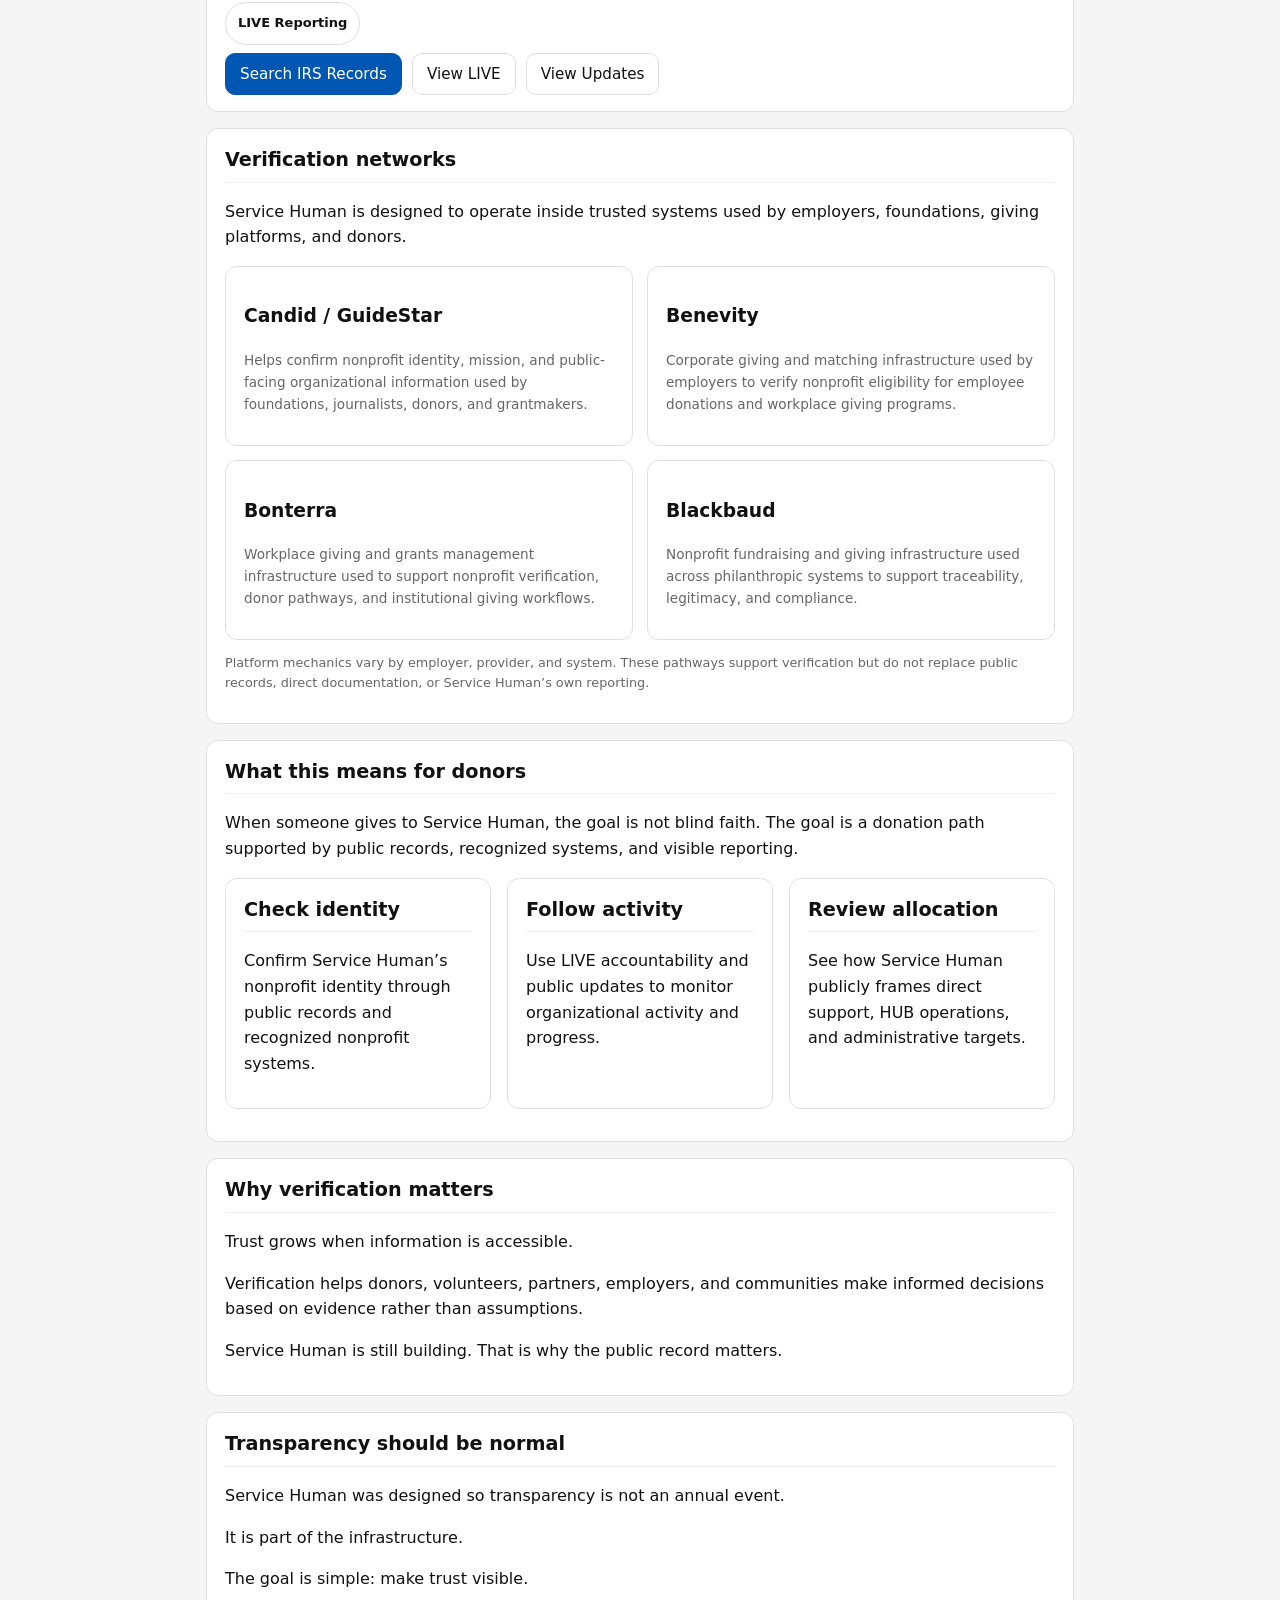
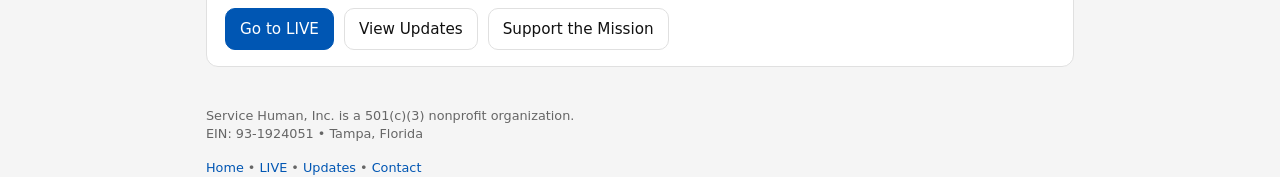
<file: verification/index.html>
<!doctype html>
<html lang="en">
<head>
  <meta charset="utf-8">
  <meta name="viewport" content="width=device-width, initial-scale=1">

  <title>Verification | Service Human, Inc.</title>
  <meta name="description" content="Verify Service Human, Inc. through public records, nonprofit systems, corporate giving networks, LIVE accountability, and transparency infrastructure.">

  <link rel="canonical" href="https://servicehumaninc.org/verification/">
  <meta property="og:title" content="Verification | Service Human, Inc.">
  <meta property="og:description" content="You don't have to trust us. You can verify us. Public accountability and verification systems for Service Human, Inc.">
  <meta property="og:type" content="website">
  <meta property="og:url" content="https://servicehumaninc.org/verification/">
  <meta property="og:image" content="https://servicehumaninc.org/sh-og-final.jpeg">

  <link rel="stylesheet" href="/styles.css?v=verification-v2">
  <script src="/theme.js?v=menu5" defer></script>
</head>

<body>

<header>
  <div class="site-title">Service Human — Verification</div>
  <p class="site-subtitle">
    Public records, nonprofit systems, giving platforms, and accountability infrastructure.
  </p>
  <p class="meta-line">
    Verify identity • Verify activity • Verify transparency
  </p>

  <div class="top-actions">
    <a
      class="quick-help-btn"
      href="https://donate.stripe.com/eVqaEY7MTbpi4iR7SZ9Zm04"
      target="_blank"
      rel="noopener noreferrer"
      aria-label="Donate $25 to help one human today"
    >
      $25 • Help One Human Today
    </a>

    <button class="menu-toggle" aria-label="Open navigation">
      ☰
    </button>
  </div>

  <div class="site-nav-wrap" id="site-nav-wrap">
    <div class="site-nav-group">
      <nav class="primary-nav" aria-label="Primary">
        <a href="/">Mission</a>
        <a href="/hubs/">HUBs</a>
        <a href="/live/">LIVE</a>
        <a href="/#donate">Donate</a>
      </nav>

      <nav class="secondary-nav" aria-label="More">
        <a href="/verification/" class="active">Verification</a>
        <a href="/scale/">Scale</a>
        <a href="/momentum/">Momentum</a>
        <a href="/community-support/">Community Support</a>
        <a href="/updates/">Updates</a>
        <a href="/#contact">Contact</a>
      </nav>
    </div>

    <button id="theme-toggle" class="theme-toggle" type="button" aria-label="Toggle color theme">
      <span class="theme-toggle-icon">◐</span>
      <span class="theme-toggle-label">Theme</span>
    </button>
  </div>
</header>

<main>

  <section class="hero-scale">
    <p class="eyebrow">Verification System</p>
    <h2>You don’t have to trust us. You can verify us.</h2>

    <p class="hero-lead">
      Service Human is built around public accountability. Verification exists so donors,
      partners, employers, and communities can independently confirm who we are,
      where funds go, and how activity is reported.
    </p>

    <div class="hero-actions">
      <a class="btn primary" href="/live/">View LIVE Accountability</a>
      <a class="btn" href="/updates/">View Updates</a>
    </div>

    <p class="hero-footnote small">
      Trust should come from evidence, not promises.
    </p>
  </section>

  <section>
    <h2>Trust is built in layers</h2>
    <p>
      Service Human’s verification model is designed around multiple independent points of confirmation.
      No single page, claim, or statement is meant to carry the full weight of trust.
    </p>

    <div class="grid two">
      <div class="card">
        <h2>Legal Identity</h2>
        <p>
          Service Human, Inc. is a 501(c)(3) nonprofit organization with a federal EIN
          and public nonprofit records.
        </p>
        <p class="small">
          EIN: 93-1924051
        </p>
      </div>

      <div class="card">
        <h2>Financial Infrastructure</h2>
        <p>
          Donation and banking systems support legitimate fund flow, donation processing,
          and future reporting practices.
        </p>
      </div>

      <div class="card">
        <h2>Eligibility Systems</h2>
        <p>
          Workplace giving, matching gift, and corporate philanthropy systems provide
          additional nonprofit verification pathways.
        </p>
      </div>

      <div class="card">
        <h2>Public Reporting</h2>
        <p>
          LIVE accountability, updates, public summaries, and allocation targets help make
          organizational activity visible.
        </p>
      </div>
    </div>
  </section>

  <section>
    <h2>Independent verification pathways</h2>
    <p>
      Service Human can be reviewed through public records, nonprofit systems, and recognized
      philanthropic infrastructure.
    </p>

    <div class="pillrow">
      <div class="pill">IRS Records</div>
      <div class="pill">State Records</div>
      <div class="pill">Candid</div>
      <div class="pill">Benevity</div>
      <div class="pill">Bonterra</div>
      <div class="pill">Blackbaud</div>
      <div class="pill">Banking Systems</div>
      <div class="pill">LIVE Reporting</div>
    </div>

    <div class="hero-actions">
      <a
        class="btn primary"
        href="https://apps.irs.gov/app/eos/"
        target="_blank"
        rel="noopener noreferrer"
      >
        Search IRS Records
      </a>
      <a class="btn" href="/live/">View LIVE</a>
      <a class="btn" href="/updates/">View Updates</a>
    </div>
  </section>

  <section>
    <h2>Verification networks</h2>
    <p>
      Service Human is designed to operate inside trusted systems used by employers,
      foundations, giving platforms, and donors.
    </p>

    <div class="verify-grid" aria-label="Verification networks">
      <div class="inner-card">
        <h3>Candid / GuideStar</h3>
        <p class="small">
          Helps confirm nonprofit identity, mission, and public-facing organizational information
          used by foundations, journalists, donors, and grantmakers.
        </p>
      </div>

      <div class="inner-card">
        <h3>Benevity</h3>
        <p class="small">
          Corporate giving and matching infrastructure used by employers to verify nonprofit
          eligibility for employee donations and workplace giving programs.
        </p>
      </div>

      <div class="inner-card">
        <h3>Bonterra</h3>
        <p class="small">
          Workplace giving and grants management infrastructure used to support nonprofit
          verification, donor pathways, and institutional giving workflows.
        </p>
      </div>

      <div class="inner-card">
        <h3>Blackbaud</h3>
        <p class="small">
          Nonprofit fundraising and giving infrastructure used across philanthropic systems
          to support traceability, legitimacy, and compliance.
        </p>
      </div>
    </div>

    <p class="tiny">
      Platform mechanics vary by employer, provider, and system. These pathways support verification
      but do not replace public records, direct documentation, or Service Human’s own reporting.
    </p>
  </section>

  <section>
    <h2>What this means for donors</h2>
    <p>
      When someone gives to Service Human, the goal is not blind faith. The goal is a donation path
      supported by public records, recognized systems, and visible reporting.
    </p>

    <div class="grid three">
      <div class="card">
        <h2>Check identity</h2>
        <p>
          Confirm Service Human’s nonprofit identity through public records and recognized nonprofit systems.
        </p>
      </div>

      <div class="card">
        <h2>Follow activity</h2>
        <p>
          Use LIVE accountability and public updates to monitor organizational activity and progress.
        </p>
      </div>

      <div class="card">
        <h2>Review allocation</h2>
        <p>
          See how Service Human publicly frames direct support, HUB operations, and administrative targets.
        </p>
      </div>
    </div>
  </section>

  <section>
    <h2>Why verification matters</h2>
    <p>
      Trust grows when information is accessible.
    </p>

    <p>
      Verification helps donors, volunteers, partners, employers, and communities make informed decisions
      based on evidence rather than assumptions.
    </p>

    <p>
      Service Human is still building. That is why the public record matters.
    </p>
  </section>

  <section>
    <h2>Transparency should be normal</h2>
    <p>
      Service Human was designed so transparency is not an annual event.
    </p>

    <p>
      It is part of the infrastructure.
    </p>

    <p>
      The goal is simple: make trust visible.
    </p>

    <div class="hero-actions">
      <a class="btn primary" href="/live/">Go to LIVE</a>
      <a class="btn" href="/updates/">View Updates</a>
      <a class="btn" href="/#donate">Support the Mission</a>
    </div>
  </section>

</main>

<footer>
  <p class="legal">
    Service Human, Inc. is a 501(c)(3) nonprofit organization.<br>
    EIN: 93-1924051 • Tampa, Florida
  </p>

  <p class="legal">
    <a href="/">Home</a> •
    <a href="/live/">LIVE</a> •
    <a href="/updates/">Updates</a> •
    <a href="mailto:info@servicehumaninc.org">Contact</a>
  </p>
</footer>

</body>
</html>
</file>
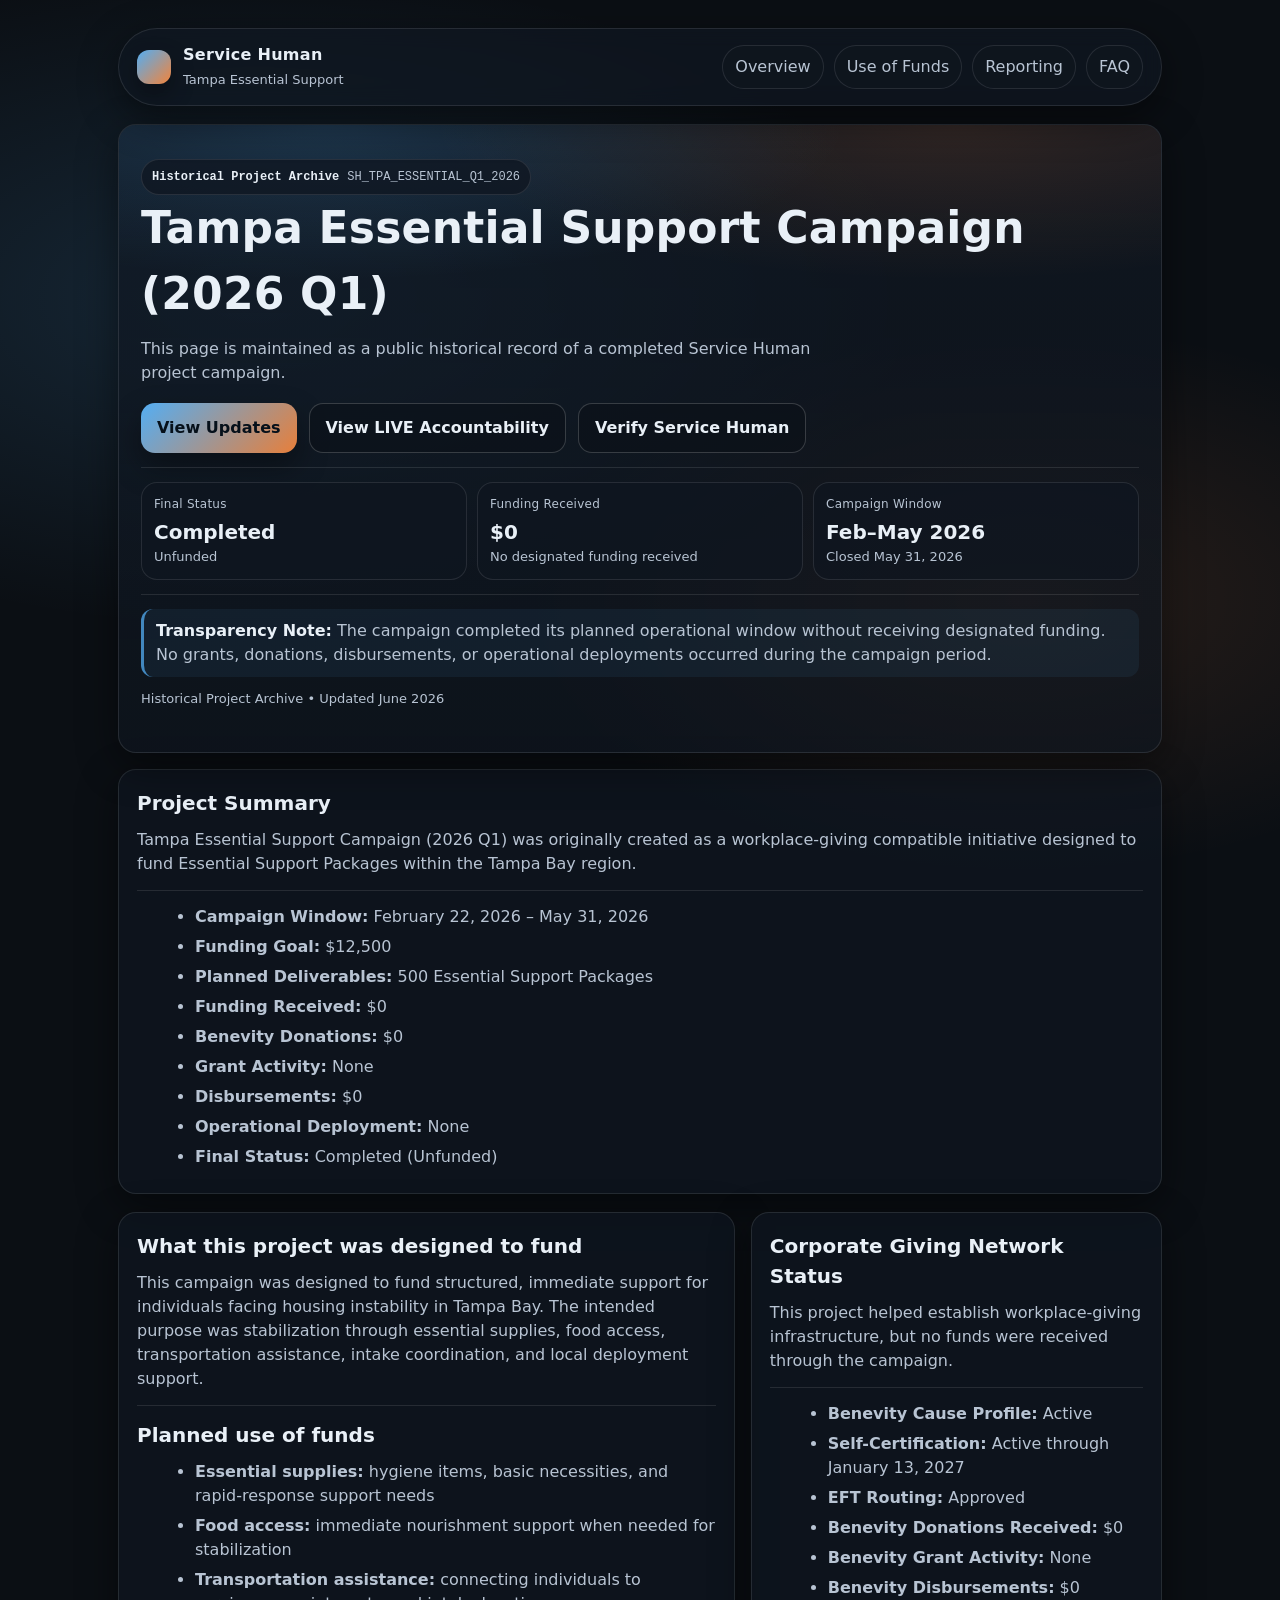
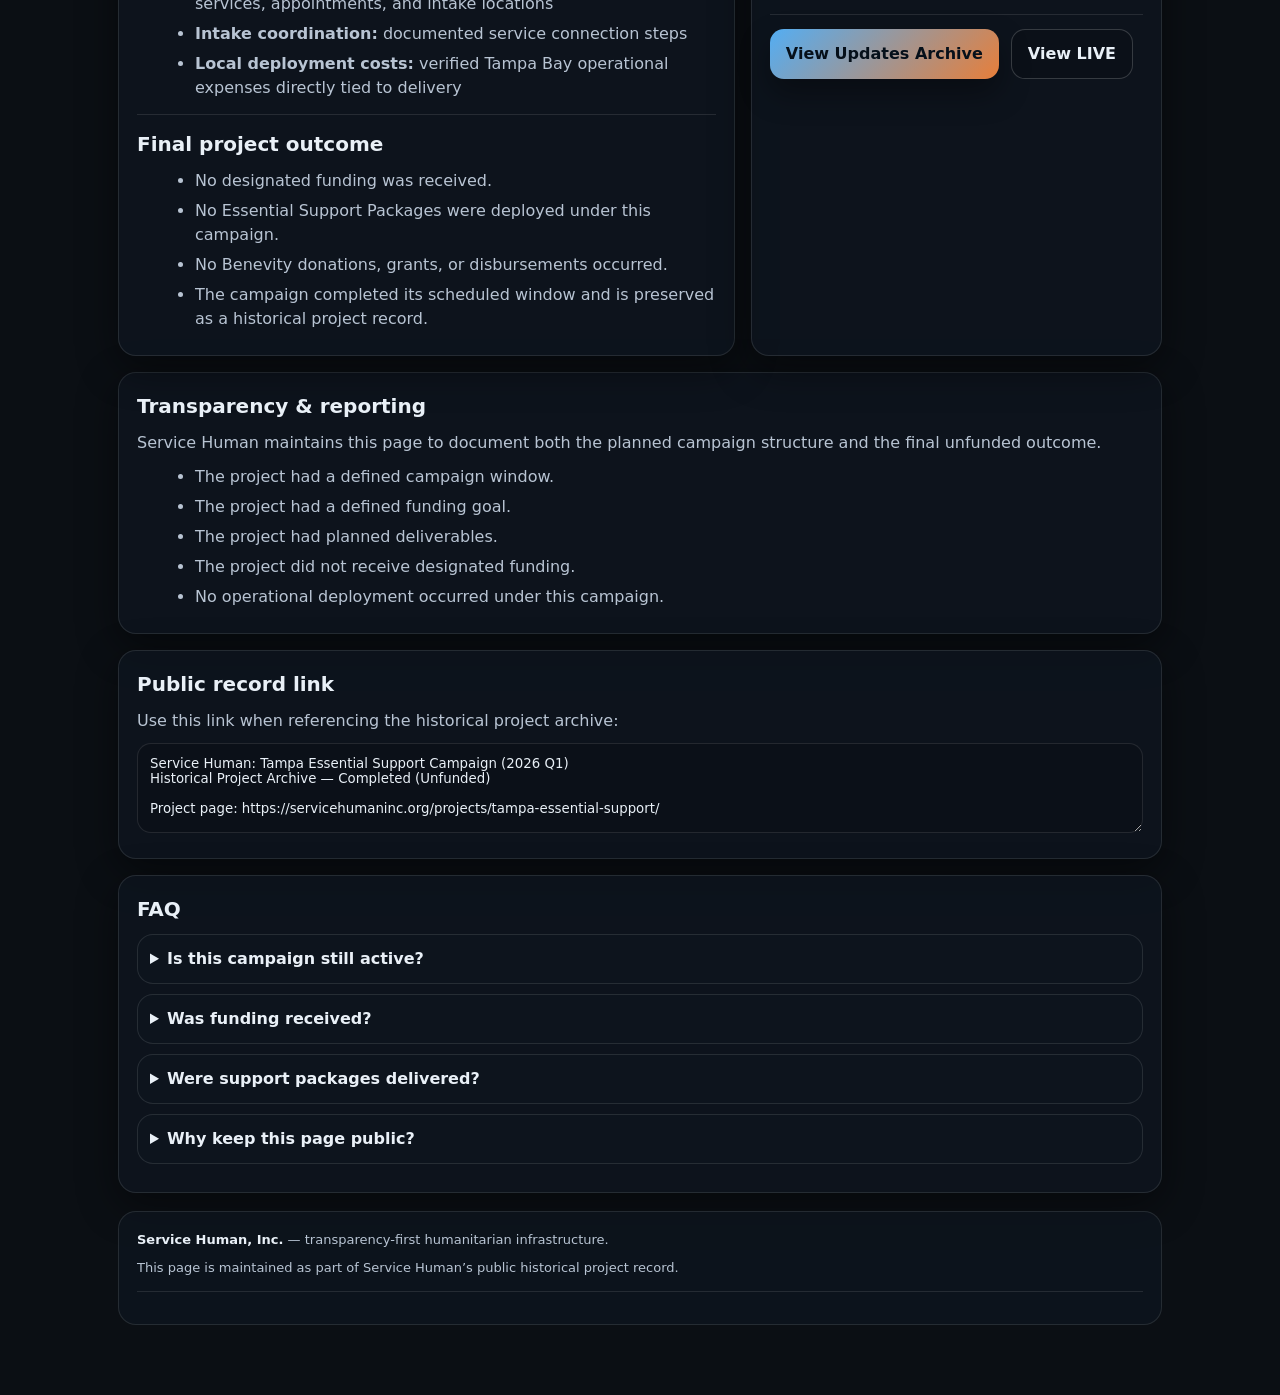
<file: projects/tampa-essential-support/index.html>
<!doctype html>
<html lang="en">
<head>
  <meta charset="utf-8" />
  <meta name="viewport" content="width=device-width,initial-scale=1" />
  <title>Tampa Essential Support Campaign (2026 Q1) | Service Human, Inc.</title>
<link rel="canonical" href="https://servicehumaninc.org/projects/tampa-essential-support/" />
<meta name="description" content="Historical project archive for the Tampa Essential Support Campaign (2026 Q1), completed unfunded after its campaign window ended on May 31, 2026." />
<meta name="robots" content="index,follow" />

<meta name="twitter:card" content="summary_large_image" />
<meta name="twitter:title" content="Tampa Essential Support Campaign (2026 Q1) | Service Human, Inc." />
<meta name="twitter:description" content="Historical project archive. Status: Completed (Unfunded). Funding received: $0. Operational deployment: none." />

<meta property="og:title" content="Tampa Essential Support Campaign (2026 Q1) | Service Human, Inc." />
<meta property="og:description" content="Historical project archive. Status: Completed (Unfunded). Funding received: $0. Operational deployment: none." />
<meta property="og:type" content="website" />
<meta property="og:url" content="https://servicehumaninc.org/projects/tampa-essential-support/" />
<meta property="og:image" content="https://servicehumaninc.org/sh-og-final.jpeg" />

  <style>
    :root{
      --bg:#0b0f14;
      --panel:#101823;
      --panel2:#0f1620;
      --text:#e9f0f7;
      --muted:#b8c4d3;
      --line:rgba(255,255,255,.10);
      --brand:#57b6ff;
      --brand2:#ff8a3d;
      --ok:#5fe38f;
      --shadow: 0 12px 40px rgba(0,0,0,.45);
      --radius: 18px;
      --max: 1080px;
      --mono: ui-monospace, SFMono-Regular, Menlo, Monaco, Consolas, "Liberation Mono", "Courier New", monospace;
      --sans: ui-sans-serif, system-ui, -apple-system, Segoe UI, Roboto, Helvetica, Arial, "Apple Color Emoji","Segoe UI Emoji";
    }
    *{box-sizing:border-box}
    body{
      margin:0;
      font-family:var(--sans);
      background: radial-gradient(1200px 600px at 20% 10%, rgba(87,182,255,.15), transparent 55%),
                  radial-gradient(900px 500px at 80% 20%, rgba(255,138,61,.12), transparent 55%),
                  var(--bg);
      color:var(--text);
      line-height:1.5;
    }
    a{color:inherit}
    .wrap{max-width:var(--max); margin:0 auto; padding:28px 18px 70px}
    .topbar{
      display:flex; align-items:center; justify-content:space-between;
      gap:14px; padding:14px 18px; border:1px solid var(--line);
      border-radius:999px; background:rgba(16,24,35,.65); backdrop-filter: blur(10px);
      box-shadow: var(--shadow);
      position: sticky; top: 14px; z-index: 20;
    }
    .brand{
      display:flex; align-items:center; gap:12px; min-width: 220px;
    }
    .mark{
      width:34px; height:34px; border-radius:12px;
      background: linear-gradient(135deg, rgba(87,182,255,.95), rgba(255,138,61,.95));
      box-shadow: 0 10px 22px rgba(0,0,0,.35);
    }
    .brand strong{letter-spacing:.3px}
    .nav{
      display:flex; gap:10px; flex-wrap:wrap; justify-content:flex-end;
    }
    .pill{
      border:1px solid var(--line);
      padding:9px 12px; border-radius:999px;
      text-decoration:none;
      color:var(--muted);
      background: rgba(15,22,32,.6);
    }
    .pill:hover{color:var(--text); border-color:rgba(255,255,255,.2)}
    .hero{
      margin-top:18px;
      padding:34px 22px;
      border:1px solid var(--line);
      border-radius: var(--radius);
      background: linear-gradient(180deg, rgba(16,24,35,.75), rgba(15,22,32,.65));
      box-shadow: var(--shadow);
      overflow:hidden;
      position: relative;
    }
    .hero:before{
      content:"";
      position:absolute; inset:-1px;
      background: radial-gradient(800px 240px at 20% 0%, rgba(87,182,255,.18), transparent 65%),
                  radial-gradient(800px 240px at 80% 0%, rgba(255,138,61,.14), transparent 65%);
      pointer-events:none;
    }
    .hero > *{position:relative}
    h1{margin:0 0 10px; font-size: clamp(28px, 3.8vw, 44px); letter-spacing:.2px}
    .sub{margin:0 0 18px; color:var(--muted); max-width: 70ch}
    .ctaRow{display:flex; gap:12px; flex-wrap:wrap; margin-top:14px}
    .btn{
      display:inline-flex; align-items:center; justify-content:center;
      gap:10px;
      padding:12px 16px;
      border-radius: 14px;
      text-decoration:none;
      border:1px solid rgba(255,255,255,.18);
      background: rgba(10,14,20,.45);
      color: var(--text);
      font-weight: 650;
    }
    .btn.primary{
      background: linear-gradient(135deg, rgba(87,182,255,.95), rgba(255,138,61,.90));
      border: none;
      box-shadow: 0 14px 30px rgba(0,0,0,.35);
      color:#06101a;
    }
    .btn.primary:hover{filter:brightness(1.04)}
    .btn:hover{border-color:rgba(255,255,255,.28)}
    .grid{
      margin-top:18px;
      display:grid;
      grid-template-columns: 1.2fr .8fr;
      gap:16px;
    }
    @media (max-width: 940px){
      .grid{grid-template-columns: 1fr}
      .brand{min-width:auto}
    }
    .card{
      padding:18px 18px;
      border:1px solid var(--line);
      border-radius: var(--radius);
      background: rgba(16,24,35,.62);
      box-shadow: var(--shadow);
    }
    .kpi{
      display:grid; grid-template-columns: repeat(3, 1fr);
      gap:10px;
    }
    @media (max-width: 640px){ .kpi{grid-template-columns:1fr} }
    .kpi .mini{
      border:1px solid var(--line);
      border-radius:16px;
      padding:12px 12px;
      background: rgba(15,22,32,.7);
    }
    .mini .label{color:var(--muted); font-size:12px; letter-spacing:.25px}
    .mini .value{font-size:20px; font-weight:800; margin-top:4px}
    .tag{
      display:inline-flex; gap:8px; align-items:center;
      font-family: var(--mono);
      font-size: 12px;
      padding:8px 10px;
      border-radius: 999px;
      border:1px solid var(--line);
      background: rgba(15,22,32,.75);
      color: var(--muted);
    }
    .tag b{color:var(--text); font-weight:800}
    h2{margin:0 0 10px; font-size:20px}
    p{margin:0 0 10px}
    ul{margin:10px 0 0 18px; color:var(--muted)}
    li{margin:6px 0}
    .muted{color:var(--muted)}
    .hr{height:1px; background:var(--line); margin:14px 0}
    .faq details{
      border:1px solid var(--line);
      border-radius: 16px;
      padding:12px 12px;
      background: rgba(15,22,32,.65);
      margin:10px 0;
    }
    .faq summary{
      cursor:pointer;
      font-weight:700;
    }
    .footer{
      margin-top:18px;
      padding:18px;
      border-radius: var(--radius);
      border:1px solid var(--line);
      background: rgba(16,24,35,.55);
      color: var(--muted);
      font-size: 13px;
    }
    .small{font-size:13px}
    .note{
      border-left: 3px solid rgba(87,182,255,.7);
      padding:10px 12px;
      background: rgba(87,182,255,.07);
      border-radius: 12px;
      color: var(--muted);
    }
    .sharebox{
      display:flex; flex-wrap:wrap; gap:10px; margin-top:10px;
    }
    .copy{
      width:100%;
      min-height:90px;
      border-radius: 14px;
      border:1px solid var(--line);
      background: rgba(10,14,20,.45);
      color: var(--text);
      padding:12px;
      font-family: var(--sans);
      resize: vertical;
    }
    .badge{
      display:inline-flex; align-items:center; gap:8px;
      padding:8px 10px; border-radius: 999px;
      border:1px solid rgba(95,227,143,.25);
      background: rgba(95,227,143,.08);
      color: var(--ok);
      font-weight:800;
      font-size:12px;
      letter-spacing:.2px;
    }
  </style>
</head>

<body>
  <div class="wrap">

    <header class="topbar">
      <div class="brand">
        <div class="mark" aria-hidden="true"></div>
        <div>
          <strong>Service Human</strong><br/>
          <span class="small muted">Tampa Essential Support</span>
        </div>
      </div>

      <nav class="nav" aria-label="Page navigation">
        <a class="pill" href="#overview">Overview</a>
        <a class="pill" href="#use">Use of Funds</a>
        <a class="pill" href="#reporting">Reporting</a>
        <a class="pill" href="#faq">FAQ</a>
      </nav>
    </header>

<section class="hero" id="overview">

  <span class="tag">
    <b>Historical Project Archive</b>
    SH_TPA_ESSENTIAL_Q1_2026
  </span>

  <h1>Tampa Essential Support Campaign (2026 Q1)</h1>

  <p class="sub">
    This page is maintained as a public historical record of a completed
    Service Human project campaign.
  </p>

  <div class="ctaRow">
    <a class="btn primary" href="/updates/">View Updates</a>
    <a class="btn" href="/live/">View LIVE Accountability</a>
    <a class="btn" href="/verification/">Verify Service Human</a>
  </div>

  <div class="hr"></div>

  <div class="kpi" aria-label="Project summary">

    <div class="mini">
      <div class="label">Final Status</div>
      <div class="value">Completed</div>
      <div class="small muted">Unfunded</div>
    </div>

    <div class="mini">
      <div class="label">Funding Received</div>
      <div class="value">$0</div>
      <div class="small muted">No designated funding received</div>
    </div>

    <div class="mini">
      <div class="label">Campaign Window</div>
      <div class="value">Feb–May 2026</div>
      <div class="small muted">Closed May 31, 2026</div>
    </div>

  </div>

  <div class="hr"></div>

  <div class="note">
    <strong style="color:var(--text)">Transparency Note:</strong>
    The campaign completed its planned operational window without receiving
    designated funding. No grants, donations, disbursements, or operational
    deployments occurred during the campaign period.
  </div>

  <p class="small muted" style="margin-top:12px;">
    Historical Project Archive • Updated June 2026
  </p>

</section>

<section class="card" style="margin-top:16px;">

  <h2>Project Summary</h2>

  <p class="muted">
    Tampa Essential Support Campaign (2026 Q1) was originally created as a
    workplace-giving compatible initiative designed to fund Essential Support
    Packages within the Tampa Bay region.
  </p>

  <div class="hr"></div>

  <ul>
    <li><strong>Campaign Window:</strong> February 22, 2026 – May 31, 2026</li>
    <li><strong>Funding Goal:</strong> $12,500</li>
    <li><strong>Planned Deliverables:</strong> 500 Essential Support Packages</li>
    <li><strong>Funding Received:</strong> $0</li>
    <li><strong>Benevity Donations:</strong> $0</li>
    <li><strong>Grant Activity:</strong> None</li>
    <li><strong>Disbursements:</strong> $0</li>
    <li><strong>Operational Deployment:</strong> None</li>
    <li><strong>Final Status:</strong> Completed (Unfunded)</li>
  </ul>

</section>
    
<section class="grid">
  <article class="card">
    <h2>What this project was designed to fund</h2>
    <p class="muted">
      This campaign was designed to fund structured, immediate support for individuals facing housing instability in Tampa Bay.
      The intended purpose was stabilization through essential supplies, food access, transportation assistance, intake coordination,
      and local deployment support.
    </p>

    <div class="hr"></div>

    <h2 id="use">Planned use of funds</h2>
    <ul>
      <li><strong>Essential supplies:</strong> hygiene items, basic necessities, and rapid-response support needs</li>
      <li><strong>Food access:</strong> immediate nourishment support when needed for stabilization</li>
      <li><strong>Transportation assistance:</strong> connecting individuals to services, appointments, and intake locations</li>
      <li><strong>Intake coordination:</strong> documented service connection steps</li>
      <li><strong>Local deployment costs:</strong> verified Tampa Bay operational expenses directly tied to delivery</li>
    </ul>

    <div class="hr"></div>

    <h2>Final project outcome</h2>
    <ul>
      <li>No designated funding was received.</li>
      <li>No Essential Support Packages were deployed under this campaign.</li>
      <li>No Benevity donations, grants, or disbursements occurred.</li>
      <li>The campaign completed its scheduled window and is preserved as a historical project record.</li>
    </ul>
  </article>

  <aside class="card">
    <h2>Corporate Giving Network Status</h2>

    <p class="muted">
      This project helped establish workplace-giving infrastructure, but no funds were received through the campaign.
    </p>

    <div class="hr"></div>

    <ul>
      <li><strong>Benevity Cause Profile:</strong> Active</li>
      <li><strong>Self-Certification:</strong> Active through January 13, 2027</li>
      <li><strong>EFT Routing:</strong> Approved</li>
      <li><strong>Benevity Donations Received:</strong> $0</li>
      <li><strong>Benevity Grant Activity:</strong> None</li>
      <li><strong>Benevity Disbursements:</strong> $0</li>
    </ul>

    <div class="hr"></div>

    <div class="ctaRow">
      <a class="btn primary" href="/updates/">View Updates Archive</a>
      <a class="btn" href="/live/">View LIVE</a>
    </div>
  </aside>
</section>

<section class="card" id="reporting" style="margin-top:16px;">
  <h2>Transparency &amp; reporting</h2>
  <p class="muted">
    Service Human maintains this page to document both the planned campaign structure and the final unfunded outcome.
  </p>

  <ul>
    <li>The project had a defined campaign window.</li>
    <li>The project had a defined funding goal.</li>
    <li>The project had planned deliverables.</li>
    <li>The project did not receive designated funding.</li>
    <li>No operational deployment occurred under this campaign.</li>
  </ul>
</section>

<section class="card" id="share" style="margin-top:16px;">
  <h2>Public record link</h2>
  <p class="muted">Use this link when referencing the historical project archive:</p>

  <textarea class="copy" readonly>Service Human: Tampa Essential Support Campaign (2026 Q1)
Historical Project Archive — Completed (Unfunded)

Project page: https://servicehumaninc.org/projects/tampa-essential-support/</textarea>
</section>

<section class="card faq" id="faq" style="margin-top:16px;">
  <h2>FAQ</h2>

  <details>
    <summary>Is this campaign still active?</summary>
    <p class="muted" style="margin-top:10px;">
      No. The campaign completed its planned window on May 31, 2026 and is now maintained as a historical project archive.
    </p>
  </details>

  <details>
    <summary>Was funding received?</summary>
    <p class="muted" style="margin-top:10px;">
      No. Funding received through this campaign was $0.
    </p>
  </details>

  <details>
    <summary>Were support packages delivered?</summary>
    <p class="muted" style="margin-top:10px;">
      No. Because no designated funding was received, no project-specific deployment occurred under this campaign.
    </p>
  </details>

  <details>
    <summary>Why keep this page public?</summary>
    <p class="muted" style="margin-top:10px;">
      Service Human maintains historical records for both funded and unfunded initiatives to preserve an accurate organizational record.
    </p>
  </details>
</section>

    <footer class="footer">
      <div><strong style="color:var(--text)">Service Human, Inc.</strong> — transparency-first humanitarian infrastructure.</div>
      <div class="small" style="margin-top:8px;">
  This page is maintained as part of Service Human’s public historical project record.
</div>

      <div class="hr"></div>

    </footer>

<script type="application/ld+json">
{
  "@context": "https://schema.org",
  "@type": "NGO",
  "name": "Service Human, Inc.",
  "url": "https://servicehumaninc.org",
  "areaServed": "Tampa, Florida",
  "description": "Historical project archive for the Tampa Essential Support Campaign (2026 Q1), completed unfunded with no operational deployment."
}
</script>

  </div>
</body>
</html>
</file>
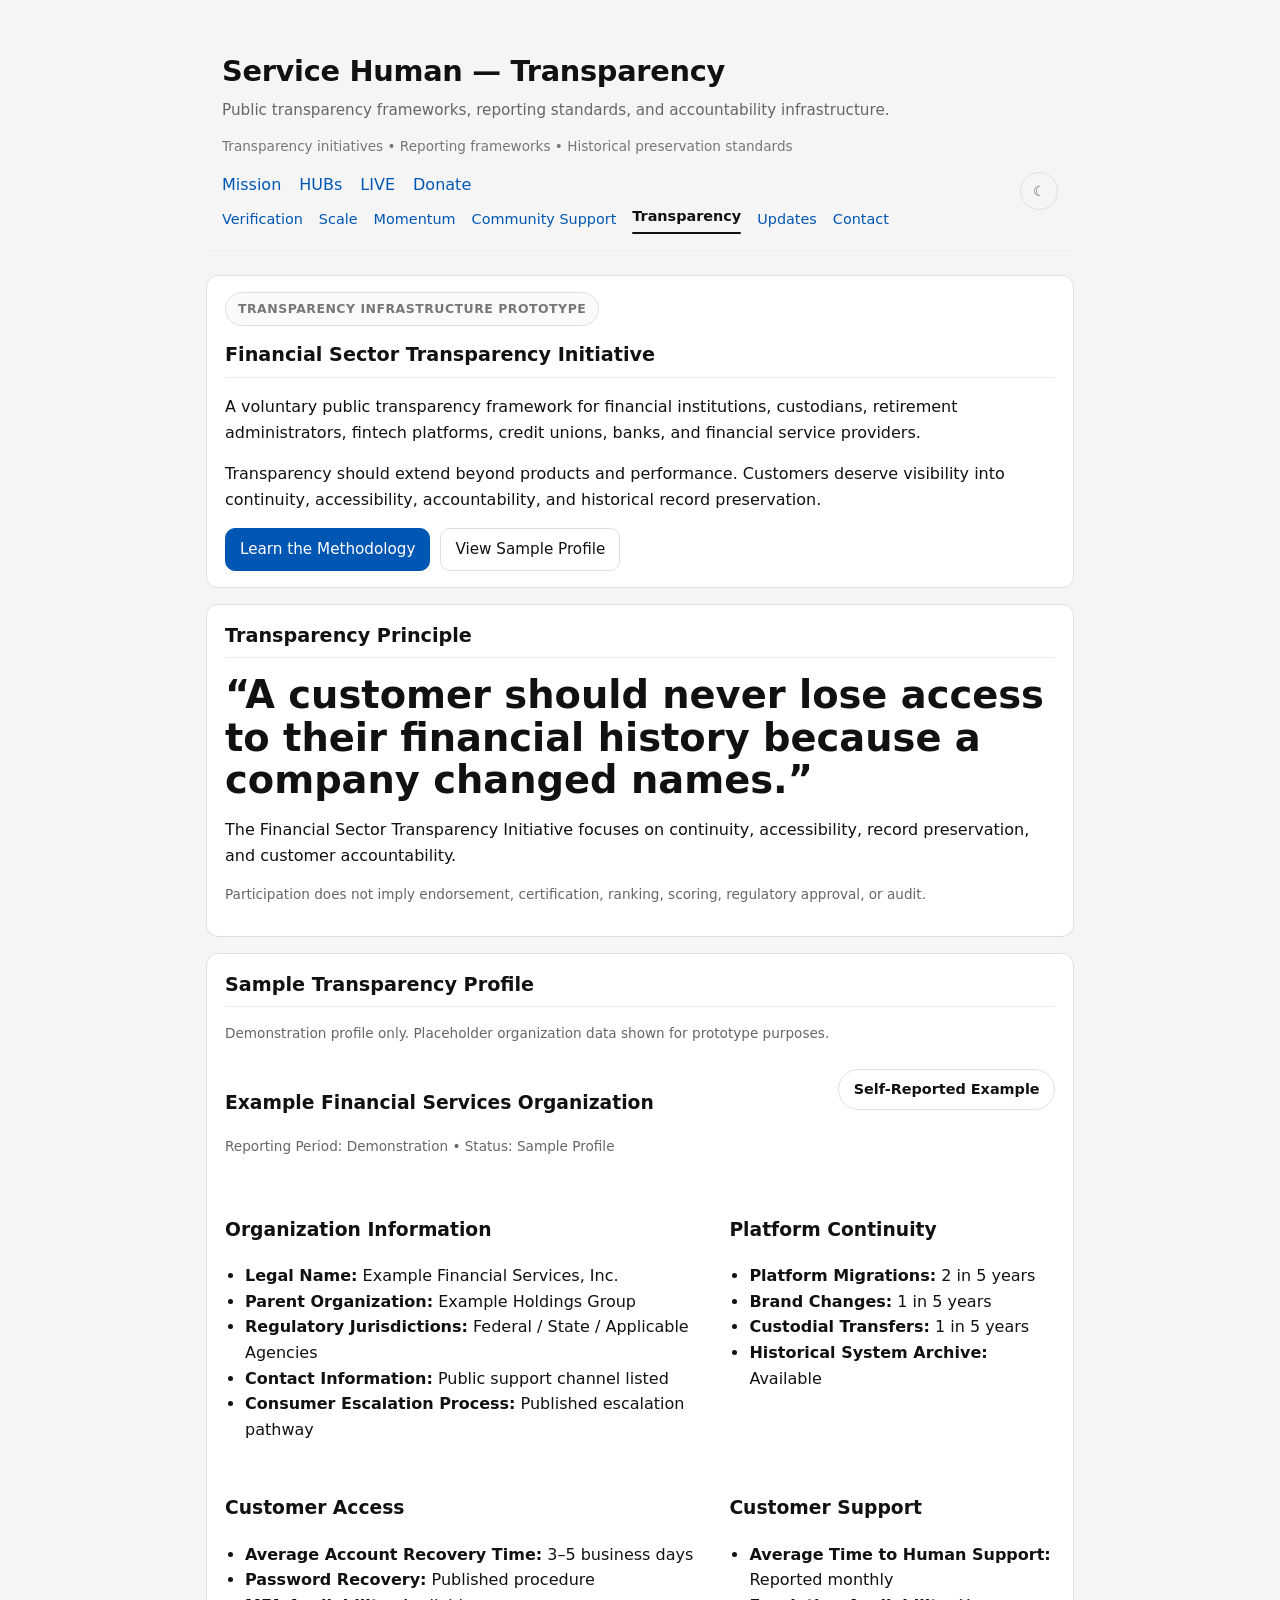
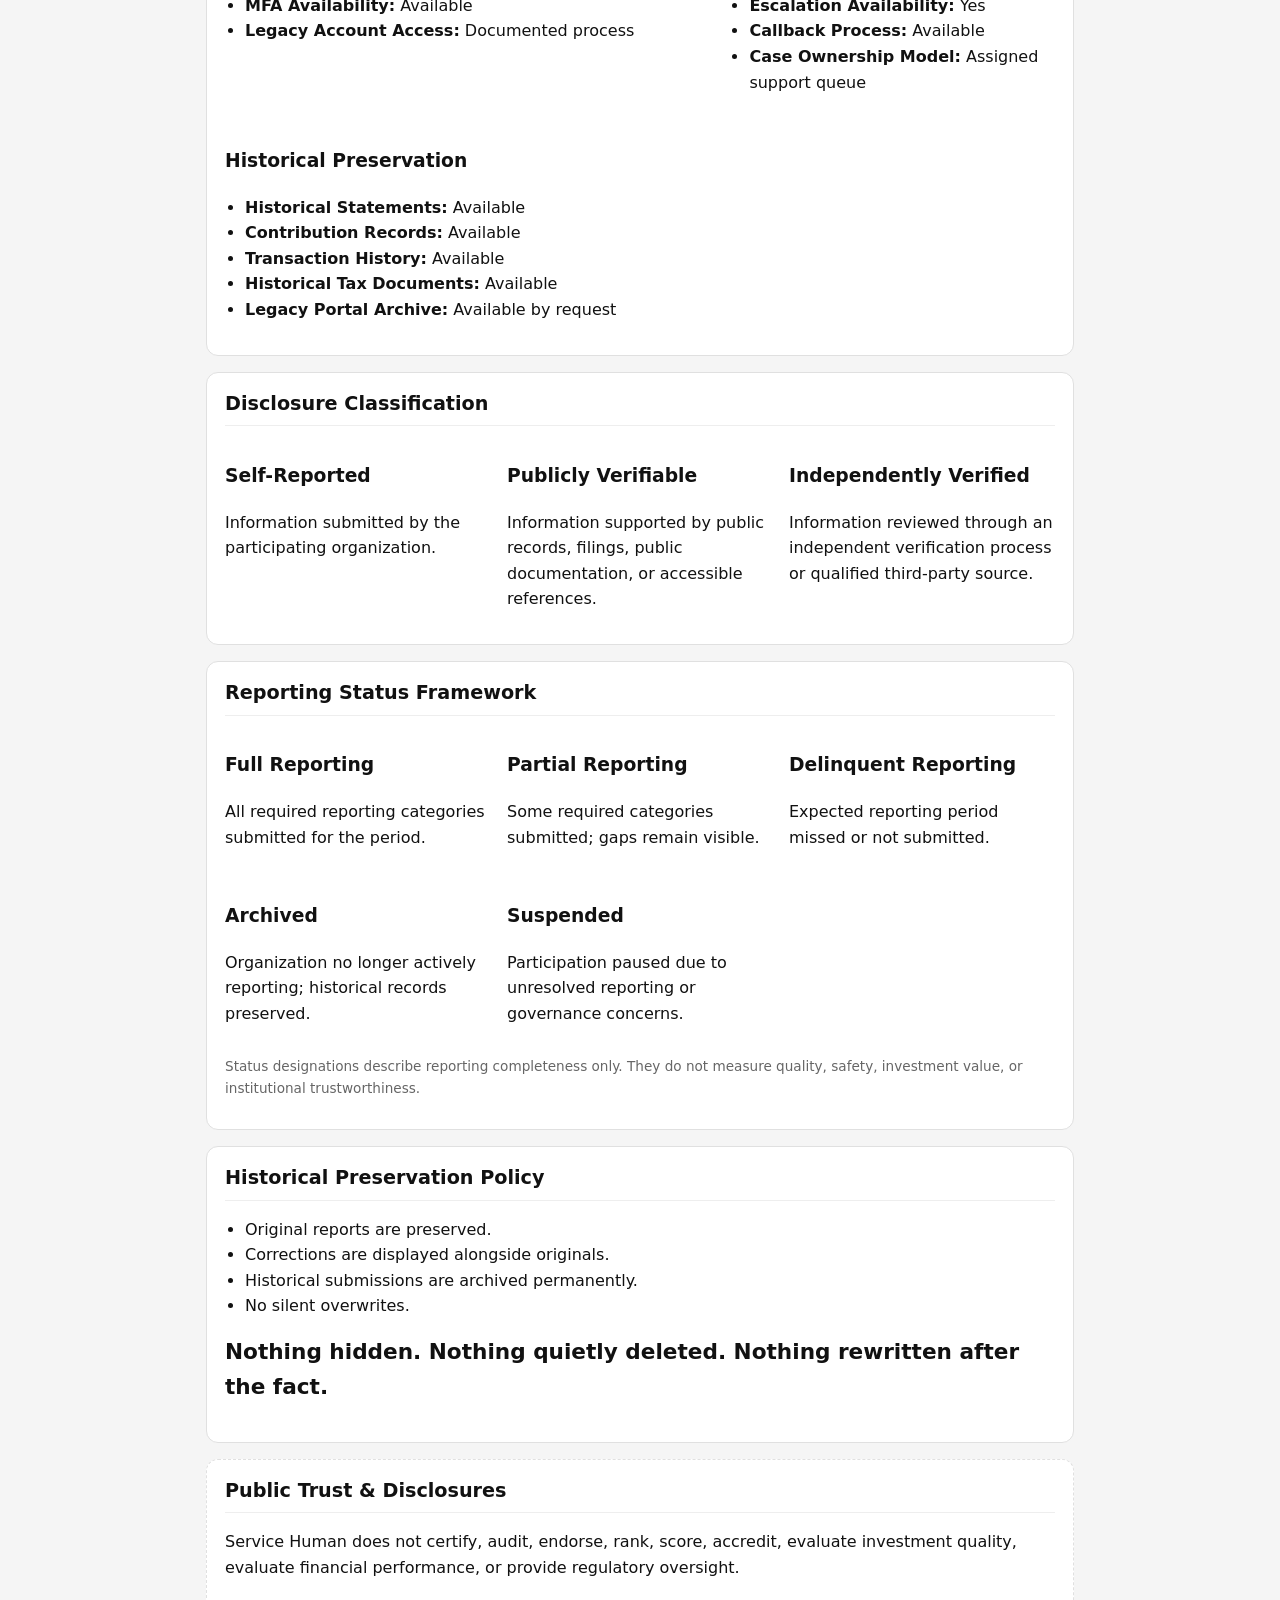
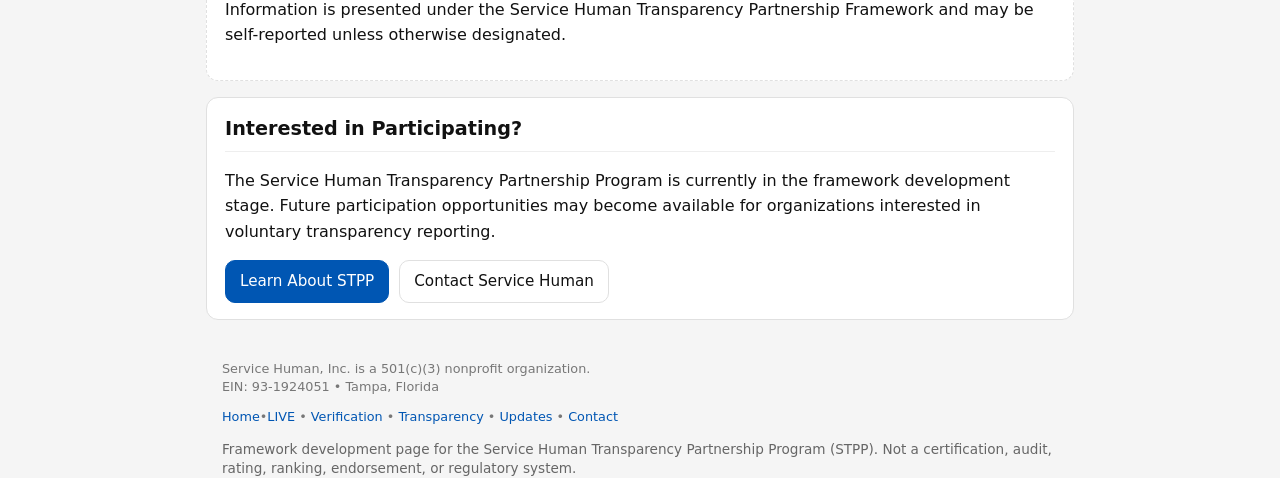
<file: transparency/financial/index.html>
<!doctype html>
<html lang="en">
<head>
  <meta charset="utf-8">
  <meta name="viewport" content="width=device-width, initial-scale=1">
  <title>Transparency | Service Human, Inc.</title>
  <meta name="description" content="A voluntary public transparency framework for financial institutions, custodians, retirement administrators, fintech platforms, credit unions, banks, and financial service providers.">
  <link rel="stylesheet" href="/styles.css?v=stpp-financial-1">
  <script src="/theme.js" defer></script>
</head>

<body>
  <main class="page">

<header>
  <div class="site-title">Service Human — Transparency</div>
  <p class="site-subtitle">
    Public transparency frameworks, reporting standards, and accountability infrastructure.
  </p>
  <p class="meta-line">
    Transparency initiatives • Reporting frameworks • Historical preservation standards
  </p>

  <button class="menu-toggle" aria-label="Open navigation">☰</button>

  <div class="site-nav-wrap" id="site-nav-wrap">
    <div class="site-nav-group">
      <nav class="primary-nav" aria-label="Primary">
        <a href="/">Mission</a>
        <a href="/hubs/">HUBs</a>
        <a href="/live/">LIVE</a>
        <a href="/#donate">Donate</a>
      </nav>

      <nav class="secondary-nav" aria-label="More">
        <a href="/verification/">Verification</a>
        <a href="/scale/">Scale</a>
        <a href="/momentum/">Momentum</a>
        <a href="/community-support/">Community Support</a>
        <a href="/transparency/financial/" class="active">Transparency</a>
        <a href="/updates/">Updates</a>
        <a href="/#contact">Contact</a>
      </nav>
    </div>

    <button id="theme-toggle" class="theme-toggle" type="button" aria-label="Toggle color theme">
      <span class="theme-toggle-icon">◐</span>
      <span class="theme-toggle-label">Theme</span>
    </button>
  </div>
</header>

    <section class="hero-card">
      <span class="eyebrow">Transparency Infrastructure Prototype</span>
      <h2>Financial Sector Transparency Initiative</h2>
      <p>
        A voluntary public transparency framework for financial institutions, custodians,
        retirement administrators, fintech platforms, credit unions, banks, and financial service providers.
      </p>
      <p>
        Transparency should extend beyond products and performance. Customers deserve visibility into
        continuity, accessibility, accountability, and historical record preservation.
      </p>
      <div class="hero-actions">
        <a class="btn primary" href="#methodology">Learn the Methodology</a>
        <a class="btn" href="#sample-profile">View Sample Profile</a>
      </div>
    </section>

    <section class="card">
      <h2>Transparency Principle</h2>
      <blockquote class="feature-quote">
        “A customer should never lose access to their financial history because a company changed names.”
      </blockquote>
      <p>
        The Financial Sector Transparency Initiative focuses on continuity, accessibility,
        record preservation, and customer accountability.
      </p>
      <p class="small">
        Participation does not imply endorsement, certification, ranking, scoring, regulatory approval, or audit.
      </p>
    </section>

    <section class="card" id="sample-profile">
      <h2>Sample Transparency Profile</h2>
      <p class="small">
        Demonstration profile only. Placeholder organization data shown for prototype purposes.
      </p>

      <div class="profile-header">
        <div>
          <h3>Example Financial Services Organization</h3>
          <p class="small">Reporting Period: Demonstration • Status: Sample Profile</p>
        </div>
        <span class="status-pill">Self-Reported Example</span>
      </div>

      <div class="grid two">
        <article class="mini-card">
          <h3>Organization Information</h3>
          <ul>
            <li><strong>Legal Name:</strong> Example Financial Services, Inc.</li>
            <li><strong>Parent Organization:</strong> Example Holdings Group</li>
            <li><strong>Regulatory Jurisdictions:</strong> Federal / State / Applicable Agencies</li>
            <li><strong>Contact Information:</strong> Public support channel listed</li>
            <li><strong>Consumer Escalation Process:</strong> Published escalation pathway</li>
          </ul>
        </article>

        <article class="mini-card">
          <h3>Platform Continuity</h3>
          <ul>
            <li><strong>Platform Migrations:</strong> 2 in 5 years</li>
            <li><strong>Brand Changes:</strong> 1 in 5 years</li>
            <li><strong>Custodial Transfers:</strong> 1 in 5 years</li>
            <li><strong>Historical System Archive:</strong> Available</li>
          </ul>
        </article>

        <article class="mini-card">
          <h3>Customer Access</h3>
          <ul>
            <li><strong>Average Account Recovery Time:</strong> 3–5 business days</li>
            <li><strong>Password Recovery:</strong> Published procedure</li>
            <li><strong>MFA Availability:</strong> Available</li>
            <li><strong>Legacy Account Access:</strong> Documented process</li>
          </ul>
        </article>

        <article class="mini-card">
          <h3>Customer Support</h3>
          <ul>
            <li><strong>Average Time to Human Support:</strong> Reported monthly</li>
            <li><strong>Escalation Availability:</strong> Yes</li>
            <li><strong>Callback Process:</strong> Available</li>
            <li><strong>Case Ownership Model:</strong> Assigned support queue</li>
          </ul>
        </article>

        <article class="mini-card wide">
          <h3>Historical Preservation</h3>
          <ul>
            <li><strong>Historical Statements:</strong> Available</li>
            <li><strong>Contribution Records:</strong> Available</li>
            <li><strong>Transaction History:</strong> Available</li>
            <li><strong>Historical Tax Documents:</strong> Available</li>
            <li><strong>Legacy Portal Archive:</strong> Available by request</li>
          </ul>
        </article>
      </div>
    </section>

    <section class="card" id="methodology">
      <h2>Disclosure Classification</h2>
      <div class="grid three">
        <article class="mini-card">
          <h3>Self-Reported</h3>
          <p>Information submitted by the participating organization.</p>
        </article>
        <article class="mini-card">
          <h3>Publicly Verifiable</h3>
          <p>Information supported by public records, filings, public documentation, or accessible references.</p>
        </article>
        <article class="mini-card">
          <h3>Independently Verified</h3>
          <p>Information reviewed through an independent verification process or qualified third-party source.</p>
        </article>
      </div>
    </section>

    <section class="card">
      <h2>Reporting Status Framework</h2>
      <div class="grid three">
        <article class="mini-card"><h3>Full Reporting</h3><p>All required reporting categories submitted for the period.</p></article>
        <article class="mini-card"><h3>Partial Reporting</h3><p>Some required categories submitted; gaps remain visible.</p></article>
        <article class="mini-card"><h3>Delinquent Reporting</h3><p>Expected reporting period missed or not submitted.</p></article>
        <article class="mini-card"><h3>Archived</h3><p>Organization no longer actively reporting; historical records preserved.</p></article>
        <article class="mini-card"><h3>Suspended</h3><p>Participation paused due to unresolved reporting or governance concerns.</p></article>
      </div>
      <p class="small">
        Status designations describe reporting completeness only. They do not measure quality, safety, investment value, or institutional trustworthiness.
      </p>
    </section>

    <section class="card">
      <h2>Historical Preservation Policy</h2>
      <ul>
        <li>Original reports are preserved.</li>
        <li>Corrections are displayed alongside originals.</li>
        <li>Historical submissions are archived permanently.</li>
        <li>No silent overwrites.</li>
      </ul>
      <p class="statement">
        Nothing hidden. Nothing quietly deleted. Nothing rewritten after the fact.
      </p>
    </section>

    <section class="card disclosure-card">
      <h2>Public Trust &amp; Disclosures</h2>
      <p>
        Service Human does not certify, audit, endorse, rank, score, accredit, evaluate investment quality,
        evaluate financial performance, or provide regulatory oversight.
      </p>
      <p>
        Information is presented under the Service Human Transparency Partnership Framework and may be
        self-reported unless otherwise designated.
      </p>
    </section>

    <section class="card">
      <h2>Interested in Participating?</h2>
      <p>
        The Service Human Transparency Partnership Program is currently in the framework development stage.
        Future participation opportunities may become available for organizations interested in voluntary
        transparency reporting.
      </p>
      <div class="hero-actions">
        <a class="btn primary" href="/updates/">Learn About STPP</a>
        <a class="btn" href="/contact/">Contact Service Human</a>
      </div>
    </section>

    <footer class="site-footer">
      <p>Service Human, Inc. is a 501(c)(3) nonprofit organization.<br>
      EIN: 93-1924051 • Tampa, Florida</p>
      <p><a href="/">Home</a>•<a href="/live/">LIVE</a> • <a href="/verification/">Verification</a> • <a href="/transparency/financial/">Transparency</a> • <a href="/updates/">Updates</a> • <a href="/contact/">Contact</a>
      </p>
      <p class="small">Framework development page for the Service Human Transparency Partnership Program (STPP).
                      Not a certification, audit, rating, ranking, endorsement, or regulatory system.</p>
    </footer>
  </main>
</body>
</html>
</file>
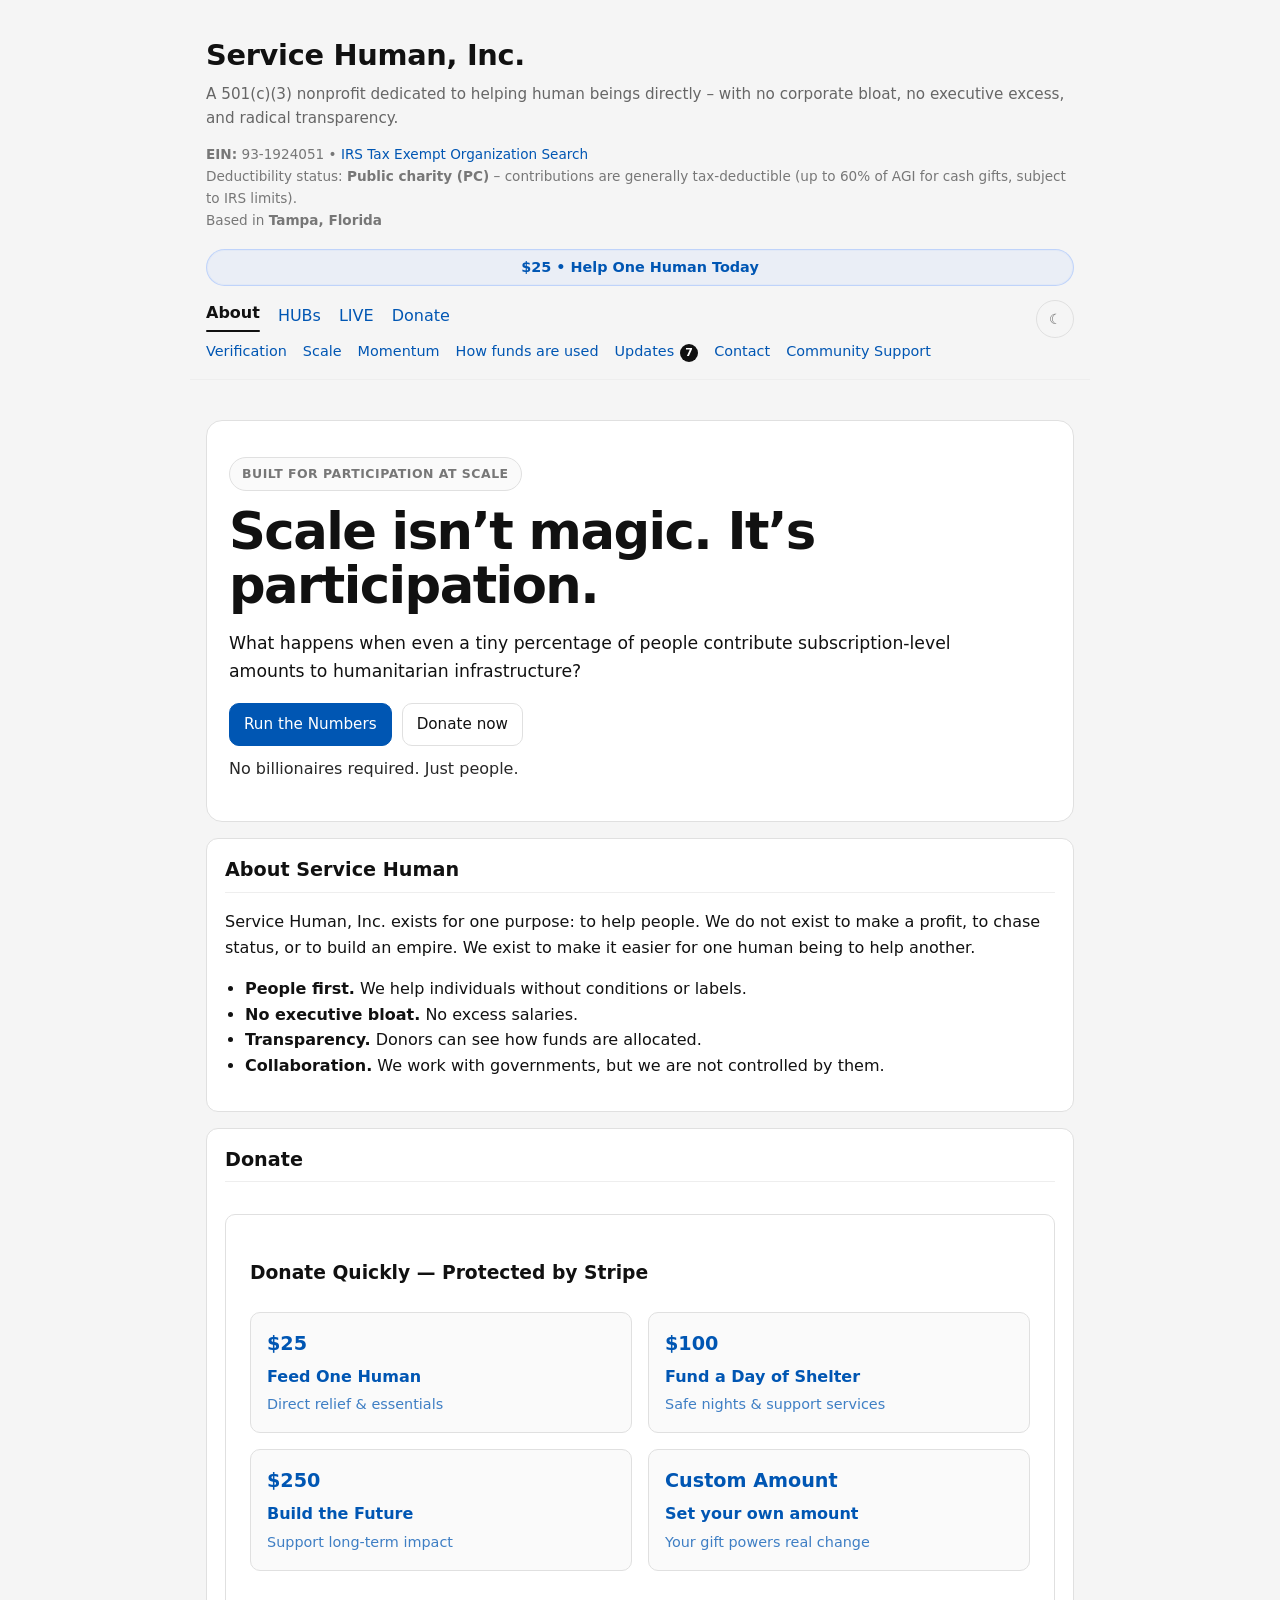
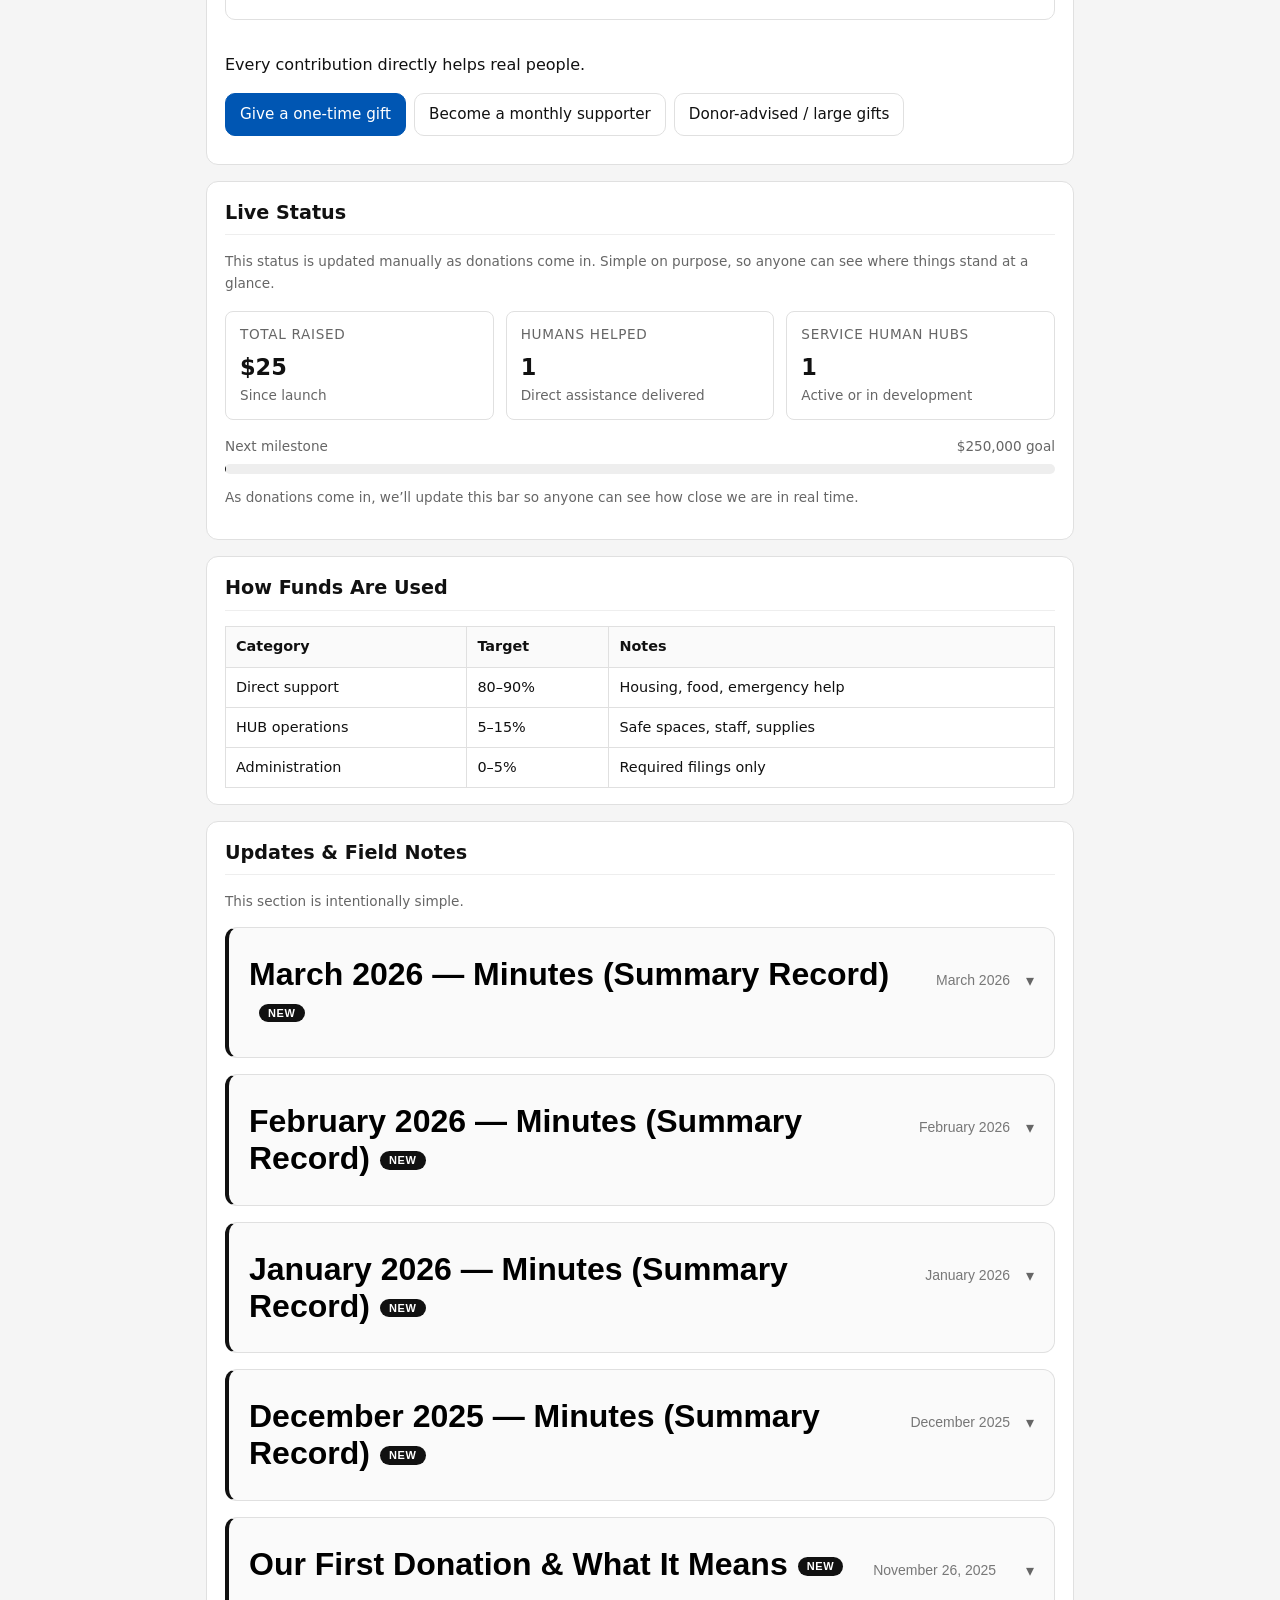
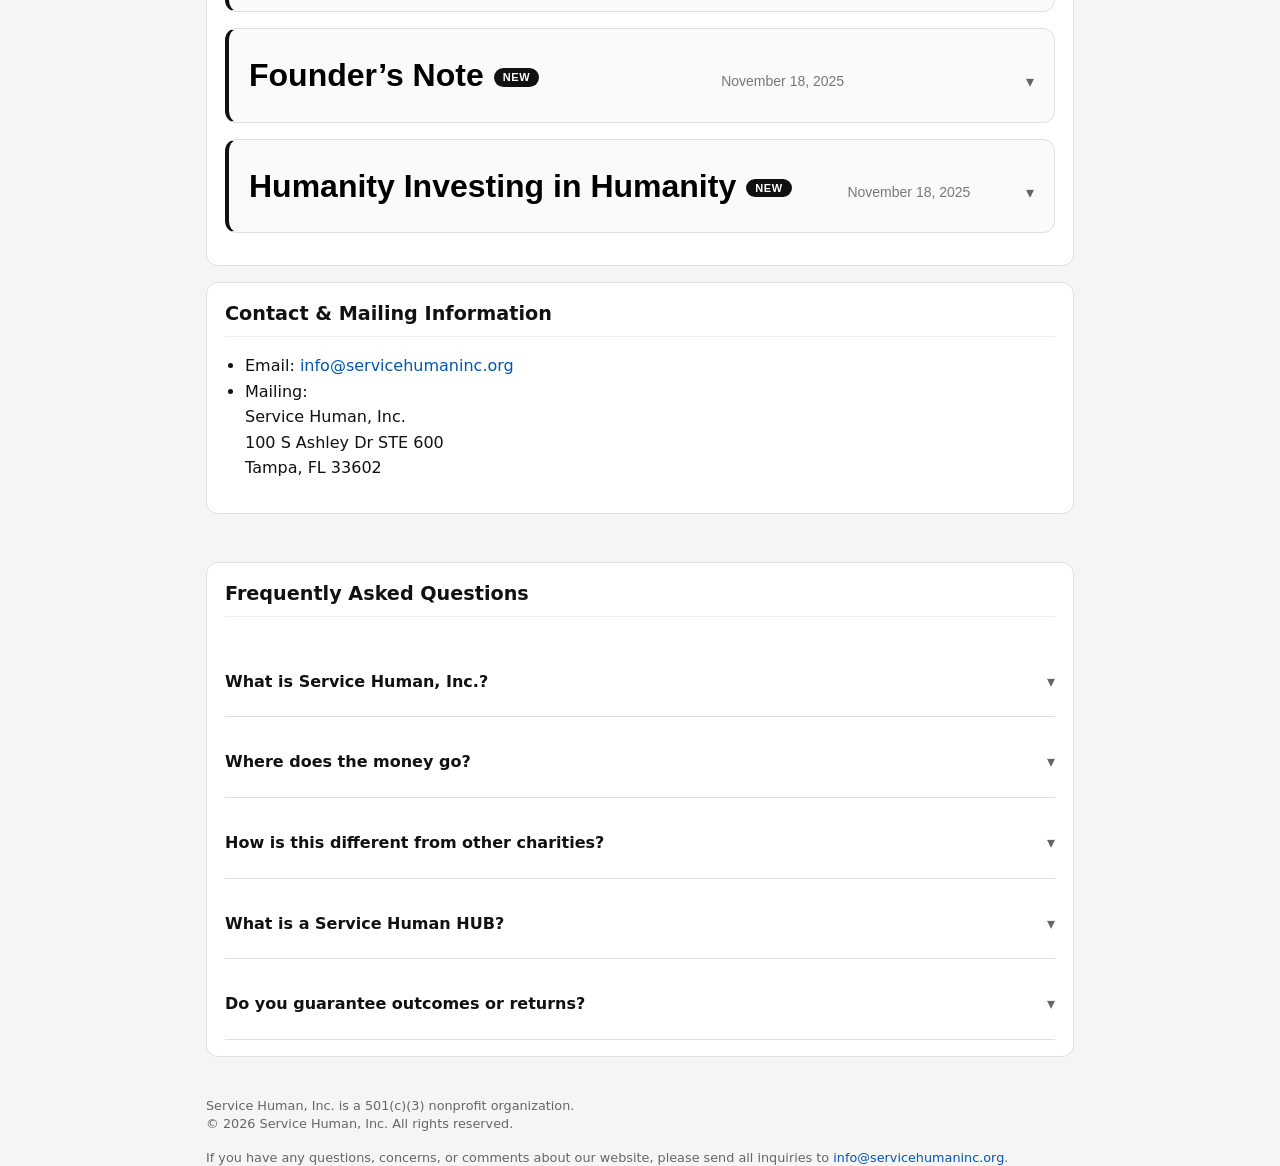
<file: index-old-transparency-portal.html>
<!doctype html>
<html lang="en">
<head>
  <meta charset="utf-8">
  <meta name="viewport" content="width=device-width, initial-scale=1">

  <title>Service Human, Inc.</title>
  <meta name="description" content="A 501(c)(3) nonprofit dedicated to helping human beings directly — with no corporate bloat, no executive excess, and radical transparency.">

  <!-- Social Preview -->
  <meta property="og:title" content="Service Human, Inc.">
  <meta property="og:description" content="A 501(c)(3) nonprofit dedicated to helping human beings directly — with no corporate bloat, no executive excess, and radical transparency.">
  <meta property="og:type" content="website">
  <meta property="og:url" content="https://servicehumaninc.org/">
  <meta property="og:image" content="https://servicehumaninc.org/sh-og.jpeg">
  <meta property="og:image:type" content="image/jpeg">
  <meta property="og:image:width" content="1200">
  <meta property="og:image:height" content="630">
  <meta property="og:image:alt" content="Service Human, Inc. — We rebuild what’s left after crisis through radical transparency">

  <link rel="stylesheet" href="/styles.css?v=faq1">
  
  <script src="/theme.js" defer></script>
  
  <script type="application/ld+json">
{
  "@context": "https://schema.org",
  "@type": "NonprofitOrganization",
  "name": "Service Human, Inc.",
  "url": "https://servicehumaninc.org/",
  "logo": "https://servicehumaninc.org/sh-og-final.jpeg",
  "description": "A 501(c)(3) nonprofit dedicated to helping human beings directly — with no corporate bloat, no executive excess, and radical transparency.",
  "email": "info@servicehumaninc.org",
  "taxID": "93-1924051",
  "address": {
    "@type": "PostalAddress",
    "streetAddress": "100 S Ashley Dr STE 600",
    "addressLocality": "Tampa",
    "addressRegion": "FL",
    "postalCode": "33602",
    "addressCountry": "US"
  },
  "areaServed": "United States"
}
</script>
  <script type="application/ld+json">
{
  "@context": "https://schema.org",
  "@type": "FAQPage",
  "mainEntity": [
    {
      "@type": "Question",
      "name": "What is Service Human, Inc.?",
      "acceptedAnswer": {
        "@type": "Answer",
        "text": "Service Human, Inc. is a nonprofit built to make it easier for one human being to help another directly, transparently, and at scale."
      }
    },
    {
      "@type": "Question",
      "name": "Where does the money go?",
      "acceptedAnswer": {
        "@type": "Answer",
        "text": "Primarily to direct human support. A small portion sustains the infrastructure required to deliver that support consistently and transparently."
      }
    },
    {
      "@type": "Question",
      "name": "How is Service Human different from other charities?",
      "acceptedAnswer": {
        "@type": "Answer",
        "text": "Service Human is designed around visibility. People do not have to trust claims; they can verify outcomes, allocation, and activity in real time."
      }
    },
    {
      "@type": "Question",
      "name": "What is a Service Human HUB?",
      "acceptedAnswer": {
        "@type": "Answer",
        "text": "A Service Human HUB is a local support center providing stabilization, coordination, and direct pathways to resources."
      }
    },
    {
      "@type": "Question",
      "name": "Does Service Human guarantee outcomes or returns?",
      "acceptedAnswer": {
        "@type": "Answer",
        "text": "No. Service Human is human support infrastructure, not an investment product. The goal is participation, visibility, and consistent delivery of help."
      }
    }
  ]
}
</script>
</head>

<body>

<header>
  <div class="site-title">Service Human, Inc.</div>
  <p class="site-subtitle">
    A 501(c)(3) nonprofit dedicated to helping human beings directly – with no corporate bloat,
    no executive excess, and radical transparency.
  </p>
  <p class="meta-line">
    <strong>EIN:</strong> 93-1924051 •
    <a href="https://apps.irs.gov/app/eos/" target="_blank" rel="noopener">
      IRS Tax Exempt Organization Search
    </a>
    <br>
    Deductibility status: <strong>Public charity (PC)</strong> – contributions are generally tax-deductible
    (up to 60% of AGI for cash gifts, subject to IRS limits).
    <br>
    Based in <strong>Tampa, Florida</strong>
  </p>

<div class="top-actions">
  <a
    class="quick-help-btn"
    href="https://donate.stripe.com/eVqaEY7MTbpi4iR7SZ9Zm04"
    target="_blank"
    rel="noopener noreferrer"
    aria-label="Donate $25 to help one human today"
  >
    $25 • Help One Human Today
  </a>

  <button class="menu-toggle" aria-label="Open navigation">
    ☰
  </button>
</div>
  
<div class="site-nav-wrap" id="site-nav-wrap">
  <div class="site-nav-group">
    <nav class="primary-nav" aria-label="Primary">
      <a href="#about" class="active">About</a>
      <a href="/hubs/">HUBs</a>
      <a href="/live/">LIVE</a>
      <a href="#donate">Donate</a>
    </nav>

    <nav class="secondary-nav" aria-label="More">
      <a href="/verification/">Verification</a>
      <a href="/scale/">Scale</a>
      <a href="/momentum/">Momentum</a>
      <a href="#usage">How funds are used</a>
      <a href="#blog">Updates</a>
      <a href="#contact">Contact</a>
      <a href="/community-support/">Community Support</a>
    </nav>
  </div>

  <button id="theme-toggle" class="theme-toggle" type="button" aria-label="Toggle color theme">
    <span class="theme-toggle-icon">◐</span>
    <span class="theme-toggle-label">Theme</span>
  </button>
</div>
</header>

<main>

<section class="scale-link hero-scale">
  <p class="eyebrow">Built for participation at scale</p>
  <h2>Scale isn’t magic. It’s participation.</h2>

<p class="hero-lead">
What happens when even a tiny percentage of people contribute
subscription-level amounts to humanitarian infrastructure?
</p>

  <div class="hero-actions">
    <a class="btn primary" href="/scale/#calculator">Run the Numbers</a>
    <a class="btn" href="#donate">Donate now</a>
  </div>
<p class="hero-footnote">
No billionaires required. Just people.
</p>
</section>
  <!-- ABOUT -->
  <section id="about">
    <h2>About Service Human</h2>
    <p>
      Service Human, Inc. exists for one purpose: to help people. We do not exist to make a profit,
      to chase status, or to build an empire. We exist to make it easier for one human being to help another.
    </p>

    <ul>
      <li><strong>People first.</strong> We help individuals without conditions or labels.</li>
      <li><strong>No executive bloat.</strong> No excess salaries.</li>
      <li><strong>Transparency.</strong> Donors can see how funds are allocated.</li>
      <li><strong>Collaboration.</strong> We work with governments, but we are not controlled by them.</li>
    </ul>
  </section>

  <!-- MEDIA / TALKS -->
  <section id="media">
    <h2>Talks &amp; Video Messages</h2>
    <p>
      This is our digital stage. When there’s something worth saying to the world,
      it will live here — free, open, and accessible to anyone who needs it.
    </p>

    <div class="video-stage">
      <div class="video-frame">
        <img
          src="office-stage.png"
          alt="Service Human digital stage — talks coming soon"
          class="video-placeholder"
        />
      </div>
      <div class="video-meta">
        <h3 class="video-title">Talks coming soon</h3>
        <p class="video-description">
          Long-form talks, briefings, and messages from Service Human will live here — free, open,
          and accessible to anyone who needs them.
        </p>
      </div>
    </div>

    <div class="talk-list">
      <h3>All Talks &amp; Appearances</h3>
      <ul>
        <li>
          <span class="talk-label">YouTube</span>
          <a href="https://youtube.com/watch?v=VIDEO_ID" target="_blank" rel="noopener">
            Service Human – Why We Built It This Way
          </a>
          <span class="talk-meta">• 18 min</span>
        </li>
        <li>
          <span class="talk-label vimeo">Vimeo</span>
          <a href="https://vimeo.com/VIDEO_ID" target="_blank" rel="noopener">
            Service Human – Humanity Investing in Humanity
          </a>
          <span class="talk-meta">• 24 min</span>
        </li>
      </ul>
      <p class="small">
        As new talks go live, we’ll add them here so everything stays in one simple, permanent place.
      </p>
    </div>
  </section>

  <!-- DONATE -->
  <section id="donate">
    <h2>Donate</h2>

    <div class="stripe-donate-box">
      <h3>Donate Quickly — Protected by Stripe</h3>

      <div class="stripe-options">
        <a class="stripe-tier"
           href="https://donate.stripe.com/eVqaEY7MTbpi4iR7SZ9Zm04"
           target="_blank" rel="noopener noreferrer">
          <strong>$25</strong>
          <span>Feed One Human</span>
          <em>Direct relief &amp; essentials</em>
        </a>

        <a class="stripe-tier"
           href="https://buy.stripe.com/eVqcN6gjp64Y9Dbb5b9Zm01"
           target="_blank" rel="noopener noreferrer">
          <strong>$100</strong>
          <span>Fund a Day of Shelter</span>
          <em>Safe nights &amp; support services</em>
        </a>

        <a class="stripe-tier"
           href="https://buy.stripe.com/5kQ5kEaZ5dxq4iR2yF9Zm02"
           target="_blank" rel="noopener noreferrer">
          <strong>$250</strong>
          <span>Build the Future</span>
          <em>Support long-term impact</em>
        </a>

        <a class="stripe-tier"
           href="https://donate.stripe.com/bJe6oI9V1aleaHf4GN9Zm03"
           target="_blank" rel="noopener noreferrer">
          <strong>Custom Amount</strong>
          <span>Set your own amount</span>
          <em>Your gift powers real change</em>
        </a>
      </div>
    </div>

    <p>Every contribution directly helps real people.</p>

    <div class="donate-options">
      <a class="donate-btn primary"
         href="mailto:trevor@servicehumaninc.org?subject=Service%20Human%20donation%20-%20one-time">
        Give a one-time gift
      </a>

      <a class="donate-btn"
         href="mailto:trevor@servicehumaninc.org?subject=Service%20Human%20donation%20-%20monthly">
        Become a monthly supporter
      </a>

      <a class="donate-btn"
         href="mailto:trevor@servicehumaninc.org?subject=Service%20Human%20donation%20-%20DAF%20or%20large%20gift">
        Donor-advised / large gifts
      </a>
    </div>
  </section>

  <!-- STATUS / LIVE TRACKER -->
  <section id="status">
    <h2>Live Status</h2>
    <p class="small">
      This status is updated manually as donations come in. Simple on purpose, so anyone can see where things stand at a glance.
    </p>

    <div class="status-grid">
      <div class="status-card">
        <div class="status-label">Total raised</div>
        <div class="status-value">$25</div>
        <div class="status-note small">Since launch</div>
      </div>

      <div class="status-card">
        <div class="status-label">Humans helped</div>
        <div class="status-value">1</div>
        <div class="status-note small">Direct assistance delivered</div>
      </div>

      <div class="status-card">
        <div class="status-label">Service Human HUBs</div>
        <div class="status-value">1</div>
        <div class="status-note small">Active or in development</div>
      </div>
    </div>

    <div class="status-progress">
      <div class="status-progress-header">
        <span class="small">Next milestone</span>
        <span class="small">$250,000 goal</span>
      </div>
      <div class="status-progress-bar">
        <div class="status-progress-fill" style="width: 0.1%;"></div>
      </div>
      <p class="small">
        As donations come in, we’ll update this bar so anyone can see how close we are in real time.
      </p>
    </div>
  </section>

  <!-- USAGE / ALLOCATION -->
  <section id="usage">
    <h2>How Funds Are Used</h2>
    <table class="allocation-table">
      <tr><th>Category</th><th>Target</th><th>Notes</th></tr>
      <tr><td>Direct support</td><td>80–90%</td><td>Housing, food, emergency help</td></tr>
      <tr><td>HUB operations</td><td>5–15%</td><td>Safe spaces, staff, supplies</td></tr>
      <tr><td>Administration</td><td>0–5%</td><td>Required filings only</td></tr>
    </table>
  </section>

  <!-- UPDATES / FIELD NOTES -->
  <section id="blog">
    <h2>Updates &amp; Field Notes</h2>
    <p class="small">This section is intentionally simple.</p>

    <!-- UPDATE: March 2026 Minutes -->
<section class="update-block" data-published="2026-03-31">
  <div class="update-container">

    <button
      class="update-toggle"
      type="button"
      aria-expanded="false"
      aria-controls="update-2026-03-minutes"
    >
      <span class="update-title">March 2026 — Minutes (Summary Record)</span>
      <span class="update-date">March 2026</span>
    </button>

    <div id="update-2026-03-minutes" class="update-content" hidden>
      <div class="update-body">

        <p><strong>Reporting Period:</strong> March 1–31, 2026<br>
           <strong>Record Type:</strong> Administrative, Strategic, and Systems Development Summary<br>
           <strong>Purpose:</strong> Documentation of infrastructure development, transparency systems, and operational modeling
        </p>

        <p>
          March 2026 marked a transition from foundational planning into structured system development.
          Activities focused on defining deployment frameworks, expanding transparency mechanisms,
          and modeling scalable approaches to humanitarian support delivery.
        </p>

        <p><strong>Matters Discussed</strong></p>

        <p><strong>Deployment Framework and Program Structure</strong></p>
        <ul>
          <li>Defined a project-based deployment model centered on focused, time-bound initiatives.</li>
          <li>Established the concept of clearly scoped campaigns with defined funding targets and reporting structures.</li>
          <li>Outlined alignment between individual contributors and potential institutional participation.</li>
        </ul>

        <p><strong>Campaign Development (Tampa Essential Support Campaign)</strong></p>
        <ul>
          <li>Developed the framework for a localized support initiative focused on immediate stabilization needs.</li>
          <li>Defined areas of support including essential supplies, transportation assistance, and intake coordination.</li>
          <li>Established a preliminary funding target and projected support capacity.</li>
        </ul>

        <p><strong>Transparency Systems and Public Ledger</strong></p>
        <ul>
          <li>Implemented a public-facing activity ledger displaying donation events without personal identifying information.</li>
          <li>Structured entries to include timestamps, identifiers, and verification pathways.</li>
          <li>Reinforced commitment to real-time visibility of organizational activity.</li>
        </ul>

        <p><strong>Scale Modeling and Participation Analysis</strong></p>
        <ul>
          <li>Developed an interactive model to evaluate participation rates and contribution scenarios at scale.</li>
          <li>Analyzed potential financial outcomes based on varying levels of engagement and contribution amounts.</li>
          <li>Explored the relationship between collective participation and large-scale humanitarian impact.</li>
        </ul>

        <p><strong>Website and Public Interface Development</strong></p>
        <ul>
          <li>Continued refinement of the Service Human website to support clarity, usability, and transparency.</li>
          <li>Integrated new sections to communicate deployment structure, current initiatives, and system capabilities.</li>
          <li>Maintained a consistent approach focused on simplicity and non-promotional presentation.</li>
        </ul>

        <p><strong>Actions Taken</strong></p>
        <ul>
          <li>Implemented deployment framework concepts within the public-facing website structure.</li>
          <li>Established initial transparency features, including a public activity ledger.</li>
          <li>Developed and deployed a participation modeling tool for internal and public understanding.</li>
          <li>No direct service disbursements were executed during this reporting period.</li>
        </ul>

        <p><strong>Status and Outlook</strong></p>
        <p>
          March 2026 represented a progression into structured system implementation and operational modeling.
          The organization continued to build toward actionable deployment while maintaining a disciplined
          approach to transparency, documentation, and responsible growth.
        </p>

        <p><em>This record is maintained as part of Service Human, Inc.’s official organizational documentation.</em></p>

      </div>
    </div>

  </div>
</section>
    <!-- UPDATE: February 2026 Minutes -->
  <section class="update-block" data-published="2026-02-28">
  <div class="update-container">

    <button
      class="update-toggle"
      type="button"
      aria-expanded="false"
      aria-controls="update-2026-02-minutes"
    >
      <span class="update-title">February 2026 — Minutes (Summary Record)</span>
      <span class="update-date">February 2026</span>
    </button>

    <div id="update-2026-02-minutes" class="update-content" hidden>
      <div class="update-body">

        <p><strong>Reporting Period:</strong> February 1–28, 2026<br>
           <strong>Record Type:</strong> Administrative, Strategic, and Infrastructure Development Summary<br>
           <strong>Purpose:</strong> Documentation of organizational planning, infrastructure progress, and operational preparation
        </p>

        <p>
          February 2026 focused on continued infrastructure development, operational planning,
          and the refinement of Service Human, Inc.’s transparency-first operating framework.
          Work during this period emphasized establishing sustainable systems, strengthening
          documentation practices, and preparing foundational structures required for long-term
          organizational activity.
        </p>

        <p><strong>Matters Discussed</strong></p>

        <p><strong>Organizational Infrastructure and Administrative Preparation</strong></p>
        <ul>
          <li>Continued development of Service Human’s digital presence and documentation structure.</li>
          <li>Ongoing review of operational workflows intended to support future program activities.</li>
          <li>Consideration of long-term governance structures and potential advisory participation.</li>
        </ul>

        <p><strong>Transparency and Documentation Systems</strong></p>
        <ul>
          <li>Expansion of the public-facing documentation system used to record organizational updates and internal activity summaries.</li>
          <li>Implementation of a structured monthly minutes format to maintain consistent public records.</li>
          <li>Evaluation of approaches that allow transparency while avoiding exaggerated claims or premature announcements.</li>
        </ul>

        <p><strong>Financial Transparency and Program Planning</strong></p>
        <ul>
          <li>Discussion of budget modeling for potential future humanitarian assistance initiatives.</li>
          <li>Development of preliminary allocation frameworks designed to prioritize direct assistance and minimize administrative overhead.</li>
          <li>Exploration of ways to track and present financial transparency in a clear and publicly understandable format.</li>
        </ul>

        <p><strong>Technology and Operational Tools</strong></p>
        <ul>
          <li>Evaluation of digital tools and software platforms that may support organizational management, documentation, and outreach.</li>
          <li>Consideration of systems capable of supporting long-term organizational transparency and operational resilience.</li>
        </ul>

        <p><strong>Public Communication and Mission Clarity</strong></p>
        <ul>
          <li>Continued refinement of language used to describe Service Human’s mission and guiding principles.</li>
          <li>Focus on presenting the organization in a clear, measured, and non-promotional manner.</li>
          <li>Reaffirmation of the organization’s commitment to ethical operations and public accountability.</li>
        </ul>

        <p><strong>Actions Taken</strong></p>
        <ul>
          <li>No programmatic deployments or direct assistance activities were initiated during this reporting period.</li>
          <li>Work remained focused on administrative development, infrastructure preparation, and transparency systems.</li>
        </ul>

        <p><strong>Status and Outlook</strong></p>
        <p>
          February 2026 served as a continuation of Service Human’s early organizational development
          phase. Efforts during this period were directed toward strengthening operational readiness,
          documentation systems, and transparency practices. These preparatory activities are intended
          to support responsible program development in future stages of the organization’s growth.
        </p>

        <p><em>This record is maintained as part of Service Human, Inc.’s official organizational documentation.</em></p>

      </div>
    </div>

  </div>
</section>
    <!-- UPDATE: January 2026 Minutes -->
<section class="update-block" data-published="2026-01-31">
  <div class="update-container">

    <button
      class="update-toggle"
      type="button"
      aria-expanded="false"
      aria-controls="update-2026-01-minutes"
    >
      <span class="update-title">January 2026 — Minutes (Summary Record)</span>
      <span class="update-date">January 2026</span>
    </button>

    <div id="update-2026-01-minutes" class="update-content" hidden>
      <div class="update-body">

        <p><strong>Reporting Period:</strong> January 1–31, 2026<br>
           <strong>Record Type:</strong> Administrative and Strategic Activities Summary<br>
           <strong>Purpose:</strong> Documentation of organizational planning and foundational development
        </p>

        <p>
          January 2026 was dedicated to foundational planning, structural clarification, and early-stage
          development of Service Human, Inc.’s long-term mission framework. Activities during this period
          focused on establishing direction, defining operational principles, and evaluating sustainable
          approaches to building a humanitarian organization grounded in transparency and ethical integrity.
        </p>

        <p><strong>Matters Discussed</strong></p>

        <p><strong>Mission Definition and Guiding Principles</strong></p>
        <ul>
          <li>Continued refinement of Service Human’s core purpose: providing direct support to human beings without discrimination or profit-driven motives.</li>
          <li>Emphasis placed on avoiding traditional nonprofit inefficiencies, excessive administrative overhead, and executive compensation structures inconsistent with the organization’s philosophy.</li>
          <li>Reinforced commitment to radical transparency as a defining operational value.</li>
        </ul>

        <p><strong>Organizational Structure and Sustainability</strong></p>
        <ul>
          <li>Explored models for building a lean organizational structure capable of scaling responsibly over time.</li>
          <li>Discussed the importance of protecting the mission from burnout, overextension, and reliance on performative or non-committal support.</li>
          <li>Considered strategies for setting clear expectations around volunteer involvement and advisory participation.</li>
        </ul>

        <p><strong>Advisory and Skill-Based Support Considerations</strong></p>
        <ul>
          <li>Evaluated the potential role of individuals with financial, strategic, or entrepreneurial experience to contribute in advisory or consultative capacities.</li>
          <li>Focused on identifying contributions based on practical action and aligned values rather than titles or symbolic involvement.</li>
        </ul>

        <p><strong>Public Presence and Communication Strategy</strong></p>
        <ul>
          <li>Reviewed approaches for introducing Service Human publicly in a way that prioritizes clarity over promotion.</li>
          <li>Emphasis placed on measured communication, mission education, and avoiding exaggerated claims or urgency-based messaging.</li>
          <li>Recognized the importance of building credibility through documented action rather than visibility alone.</li>
        </ul>

        <p><strong>Early Infrastructure and Tooling</strong></p>
        <ul>
          <li>Explored low-cost and free tools to support early-stage operations, digital presence, and organizational documentation.</li>
          <li>Considered equipment and logistical resources that may support future field documentation and outreach activities, though no operational deployment occurred during this period.</li>
        </ul>

        <p><strong>Actions Taken</strong></p>
        <ul>
          <li>No formal resolutions, financial disbursements, or program launches occurred during this reporting period.</li>
          <li>Work remained focused on planning, mission clarification, and preparatory development.</li>
        </ul>

        <p><strong>Status and Outlook</strong></p>
        <p>
          January 2026 served as an early-stage alignment period, ensuring that future growth would be rooted
          in clearly defined values, ethical guardrails, and operational discipline. The groundwork laid during
          this period informed subsequent structural, transparency, and documentation efforts later in the year.
        </p>

        <p><em>This record is maintained as part of Service Human, Inc.’s official organizational documentation.</em></p>

      </div>
    </div>

  </div>
</section>
    <!-- UPDATE: December Minutes (as a proper update card) -->
    <section class="update-block" data-published="2025-12-31">
      <div class="update-container">

        <button class="update-toggle" type="button" aria-expanded="false" aria-controls="update-2025-12-minutes">
          <span class="update-title">December 2025 — Minutes (Summary Record)</span>
          <span class="update-date">December 2025</span>
        </button>

        <div id="update-2025-12-minutes" class="update-content" hidden>
          <div class="update-body">
            <p><strong>Reporting Period:</strong> December 1–31, 2025<br>
               <strong>Record Type:</strong> Administrative and Strategic Activities Summary<br>
               <strong>Purpose:</strong> Documentation of organizational planning and governance activity
            </p>

            <p>
              December 2025 was dedicated to organizational planning, strategic development, and infrastructure
              preparation in support of Service Human, Inc.’s charitable mission. Activities during this period were
              administrative and developmental in nature and did not involve the execution of direct services or
              the disbursement of funds.
            </p>

            <p><strong>Matters Discussed</strong></p>
            <ul>
              <li><strong>Mission governance:</strong> reaffirmed charitable purpose and guiding principles; emphasized mission integrity.</li>
              <li><strong>Transparency:</strong> discussed preliminary frameworks for financial transparency, donor accountability, and public reporting.</li>
              <li><strong>Infrastructure:</strong> continued development of digital and administrative systems to support scalability and audit readiness.</li>
              <li><strong>Program planning:</strong> advanced conceptual planning for Service Human HUB initiatives; no final timelines or locations set.</li>
              <li><strong>Funding/partnerships:</strong> explored ethical models and safeguards to prevent conflicts of interest and mission drift.</li>
              <li><strong>Public narrative:</strong> reviewed messaging for accuracy, restraint, and alignment with transparency commitments.</li>
            </ul>

            <p><strong>Actions Taken</strong></p>
            <ul>
              <li>No formal resolutions, votes, or binding commitments were made during this period.</li>
              <li>Work remained focused on planning, documentation, internal review, and preparatory development.</li>
            </ul>

            <p><em>This record is maintained as part of Service Human, Inc.’s official organizational documentation.</em></p>
          </div>
        </div>

      </div>
    </section>

    <!-- UPDATE: First Donation / Proof-of-concept -->
    <section class="update-block" data-published="2025-11-26">
      <div class="update-container">

        <button class="update-toggle" type="button" aria-expanded="false" aria-controls="update-2025-11-first-donation">
          <span class="update-title">Our First Donation &amp; What It Means</span>
          <span class="update-date">November 26, 2025</span>
        </button>

        <div id="update-2025-11-first-donation" class="update-content" hidden>
          <div class="update-body">
            <p>On November 9, 2025, Service Human received its very first donation: <strong>$25</strong>.</p>
            <p>Today, our Live Status tracker moved for the first time — a thin, almost invisible sliver of progress that marks a powerful moment.</p>
            <p><strong>Service Human officially became real.</strong></p>
            <p>This tiny change demonstrates that transparency isn’t an idea — it’s active, visible, and working. Every donor can see their impact reflected instantly.</p>
            <p>This is proof-of-concept for our mission.</p>
            <p><em>Radical transparency works, and the world is ready for it.</em></p>
            <p class="small" style="margin-top: 20px; font-style: italic;">
              Logged on November 26, 2025 — documenting events from November 9, 2025, in the interest of radical transparency.
            </p>
          </div>
        </div>

      </div>
    </section>

    <!-- UPDATE: Founder’s Note -->
    <section class="update-block" data-published="2025-11-18">
      <div class="update-container">

        <button class="update-toggle" type="button" aria-expanded="false" aria-controls="update-2025-11-founders-note">
          <span class="update-title">Founder’s Note</span>
          <span class="update-date">November 18, 2025</span>
        </button>

        <div id="update-2025-11-founders-note" class="update-content" hidden>
          <div class="update-body">
            <p>This note serves as a reminder that nothing in this world can stop a mission…</p>
            <p><strong>If it breaks, I rebuild it stronger.<br>
              If it’s blocked, I reroute.<br>
              If it’s taken, I reinvent.<br>
              If I’m slowed down, I prepare.</strong></p>
            <p class="signature">— Trevor Marcus<br>Founder, Service Human, Inc.</p>
          </div>
        </div>

      </div>
    </section>

    <!-- UPDATE: Humanity Investing in Humanity -->
    <section class="update-block" data-published="2025-11-18">
      <div class="update-container">

        <button class="update-toggle" type="button" aria-expanded="false" aria-controls="update-2025-11-humanity-investing">
          <span class="update-title">Humanity Investing in Humanity</span>
          <span class="update-date">November 18, 2025</span>
        </button>

        <div id="update-2025-11-humanity-investing" class="update-content" hidden>
          <div class="update-body">
            <p><strong>The craziest part about Service Human is that the math isn’t complicated.</strong></p>
            <p>If <strong>1,000,000 people</strong> each gave <strong>$25–$250/month</strong>… Service Human would out-impact billion-dollar programs.</p>
            <p><strong>Movements don’t start with millions.<br>
              They start with a handful of people who believe first.</strong></p>
            <p class="signature">— Trevor Marcus<br>Founder, Service Human, Inc.</p>
          </div>
        </div>

      </div>
    </section>

  </section>

  <!-- CONTACT -->
  <section id="contact">
    <h2>Contact &amp; Mailing Information</h2>
    <ul>
      <li>Email: <a href="mailto:info@servicehumaninc.org">info@servicehumaninc.org</a></li>
      <li>Mailing:
        <br>Service Human, Inc.
        <br>100 S Ashley Dr STE 600
        <br>Tampa, FL 33602
      </li>
    </ul>
  </section>
  <section class="faq-section">
  <h2>Frequently Asked Questions</h2>

  <div class="faq-item">
    <h3>What is Service Human, Inc.?</h3>
    <div class="faq-answer">
    <p>A nonprofit built to make it easier for one human being to help another—directly, transparently, and at scale.</p>
  </div>
  </div>
    
  <div class="faq-item">
    <h3>Where does the money go?</h3>
    <div class="faq-answer">
    <p>Primarily to direct human support. A small portion sustains the infrastructure required to deliver that support consistently and transparently. See it <a href="/live/">live</a>.</p>
  </div>
  </div>
    
  <div class="faq-item">
    <h3>How is this different from other charities?</h3>
    <div class="faq-answer">
    <p>Service Human is designed around visibility. You don’t have to trust claims &mdash; you can <a href="/verification/">verify outcomes</a> in real time.</p>
  </div>
  </div>
    
  <div class="faq-item">
    <h3>What is a Service Human HUB?</h3>
    <div class="faq-answer">
    <p>A <a href="/hubs/">Service Human HUB</a> is a local support center providing stabilization, coordination, and direct pathways to resources.</p>
  </div>
  </div>
    
  <div class="faq-item">
    <h3>Do you guarantee outcomes or returns?</h3>
    <div class="faq-answer">
    <p>No. This is human support infrastructure — not an investment product. The goal is participation, visibility, and consistent delivery of help.</p>
  </div>
  </div>
</section>
  
</main>
  
<footer>
  <p class="legal">
    Service Human, Inc. is a 501(c)(3) nonprofit organization.<br>
    &copy; <span id="year"></span> Service Human, Inc. All rights reserved.
  </p>
  <p class="legal">
    If you have any questions, concerns, or comments about our website,
    please send all inquiries to
    <a href="mailto:info@servicehumaninc.org">info@servicehumaninc.org</a>.
  </p>
</footer>
<script>
document.addEventListener('DOMContentLoaded', function () {
  /* --------------------------
     Updates Accordion (single source of truth)
     -------------------------- */
  document.querySelectorAll(".update-toggle").forEach((btn) => {
    btn.addEventListener("click", () => {
      const id = btn.getAttribute("aria-controls");
      const content = document.getElementById(id);
      const isOpen = btn.getAttribute("aria-expanded") === "true";

      // true accordion (close others)
      document.querySelectorAll(".update-toggle[aria-expanded='true']").forEach((openBtn) => {
        if (openBtn !== btn) {
          const openId = openBtn.getAttribute("aria-controls");
          const openContent = document.getElementById(openId);
          openBtn.setAttribute("aria-expanded", "false");
          if (openContent) openContent.hidden = true;
        }
      });

      btn.setAttribute("aria-expanded", String(!isOpen));
      if (content) content.hidden = isOpen;
    });
  });

  /* -------------------------------------
     "New updates" indicator
     ------------------------------------- */
  const LAST_VISIT_KEY = 'sh_lastVisitUpdates';
  const now = new Date();

  const lastVisitStr = localStorage.getItem(LAST_VISIT_KEY);
  const lastVisit = lastVisitStr ? new Date(lastVisitStr) : null;

  const updateBlocks = document.querySelectorAll('.update-block[data-published]');
  let newCount = 0;

  updateBlocks.forEach((block) => {
    const publishedStr = block.getAttribute('data-published');
    if (!publishedStr) return;

    const published = new Date(publishedStr + 'T00:00:00');

    if (!lastVisit || published > lastVisit) {
      block.classList.add('is-new');
      newCount++;

      const titleEl = block.querySelector('.update-title');
      if (titleEl && !titleEl.querySelector('.new-pill')) {
        const pill = document.createElement('span');
        pill.className = 'new-pill';
        pill.textContent = 'NEW';
        titleEl.appendChild(pill);
      }
    }
  });

  if (newCount > 0) {
    const updatesLink = document.querySelector('a[href="#blog"]');
    if (updatesLink && !updatesLink.querySelector('.nav-badge')) {
      const badge = document.createElement('span');
      badge.className = 'nav-badge';
      badge.textContent = newCount;
      updatesLink.appendChild(badge);

      updatesLink.addEventListener('click', () => {
        const b = updatesLink.querySelector('.nav-badge');
        if (b) b.remove();
      });
    }
  }

  // Store last visit timestamp (only once)
  localStorage.setItem(LAST_VISIT_KEY, now.toISOString());
});
</script>

<script>
if (window.location.hostname === "live.servicehumaninc.org") {
  window.location.replace("https://servicehumaninc.org/LIVE");
}
</script>

<script>
/* Dynamic year in footer */
const y = document.getElementById('year');
if (y) y.textContent = new Date().getFullYear();
</script>
  
<script>
/* Theme toggle (standalone, resilient) */
(() => {
  const btn = document.getElementById('theme-toggle');
  if (!btn) return;

  const KEY = 'sh_theme';

  function apply(theme) {
    document.body.classList.toggle('dark', theme === 'dark');
    const icon = btn.querySelector('.theme-toggle-icon');
    if (icon) icon.textContent = theme === 'dark' ? '☀︎' : '☾';
  }

  const stored = localStorage.getItem(KEY);
  const prefersDark =
    window.matchMedia &&
    window.matchMedia('(prefers-color-scheme: dark)').matches;

  apply(stored || (prefersDark ? 'dark' : 'light'));

  btn.addEventListener('click', () => {
    const next = document.body.classList.contains('dark') ? 'light' : 'dark';
    localStorage.setItem(KEY, next);
    apply(next);
  });
})();
</script>
<script>
(function () {
  const KEY = "sh_intro_seen";

  const intro = document.getElementById("sh-intro");
  const btn = document.getElementById("sh-enter");

  if (!intro || !btn) return;

  // If already seen → remove instantly
  if (localStorage.getItem(KEY)) {
    intro.remove();
    return;
  }

  btn.addEventListener("click", () => {
    localStorage.setItem(KEY, "1");
    intro.style.transition = "opacity 0.3s ease";
    intro.style.opacity = "0";

    setTimeout(() => intro.remove(), 300);
  });
})();
</script>

</body>
</html>
</file>
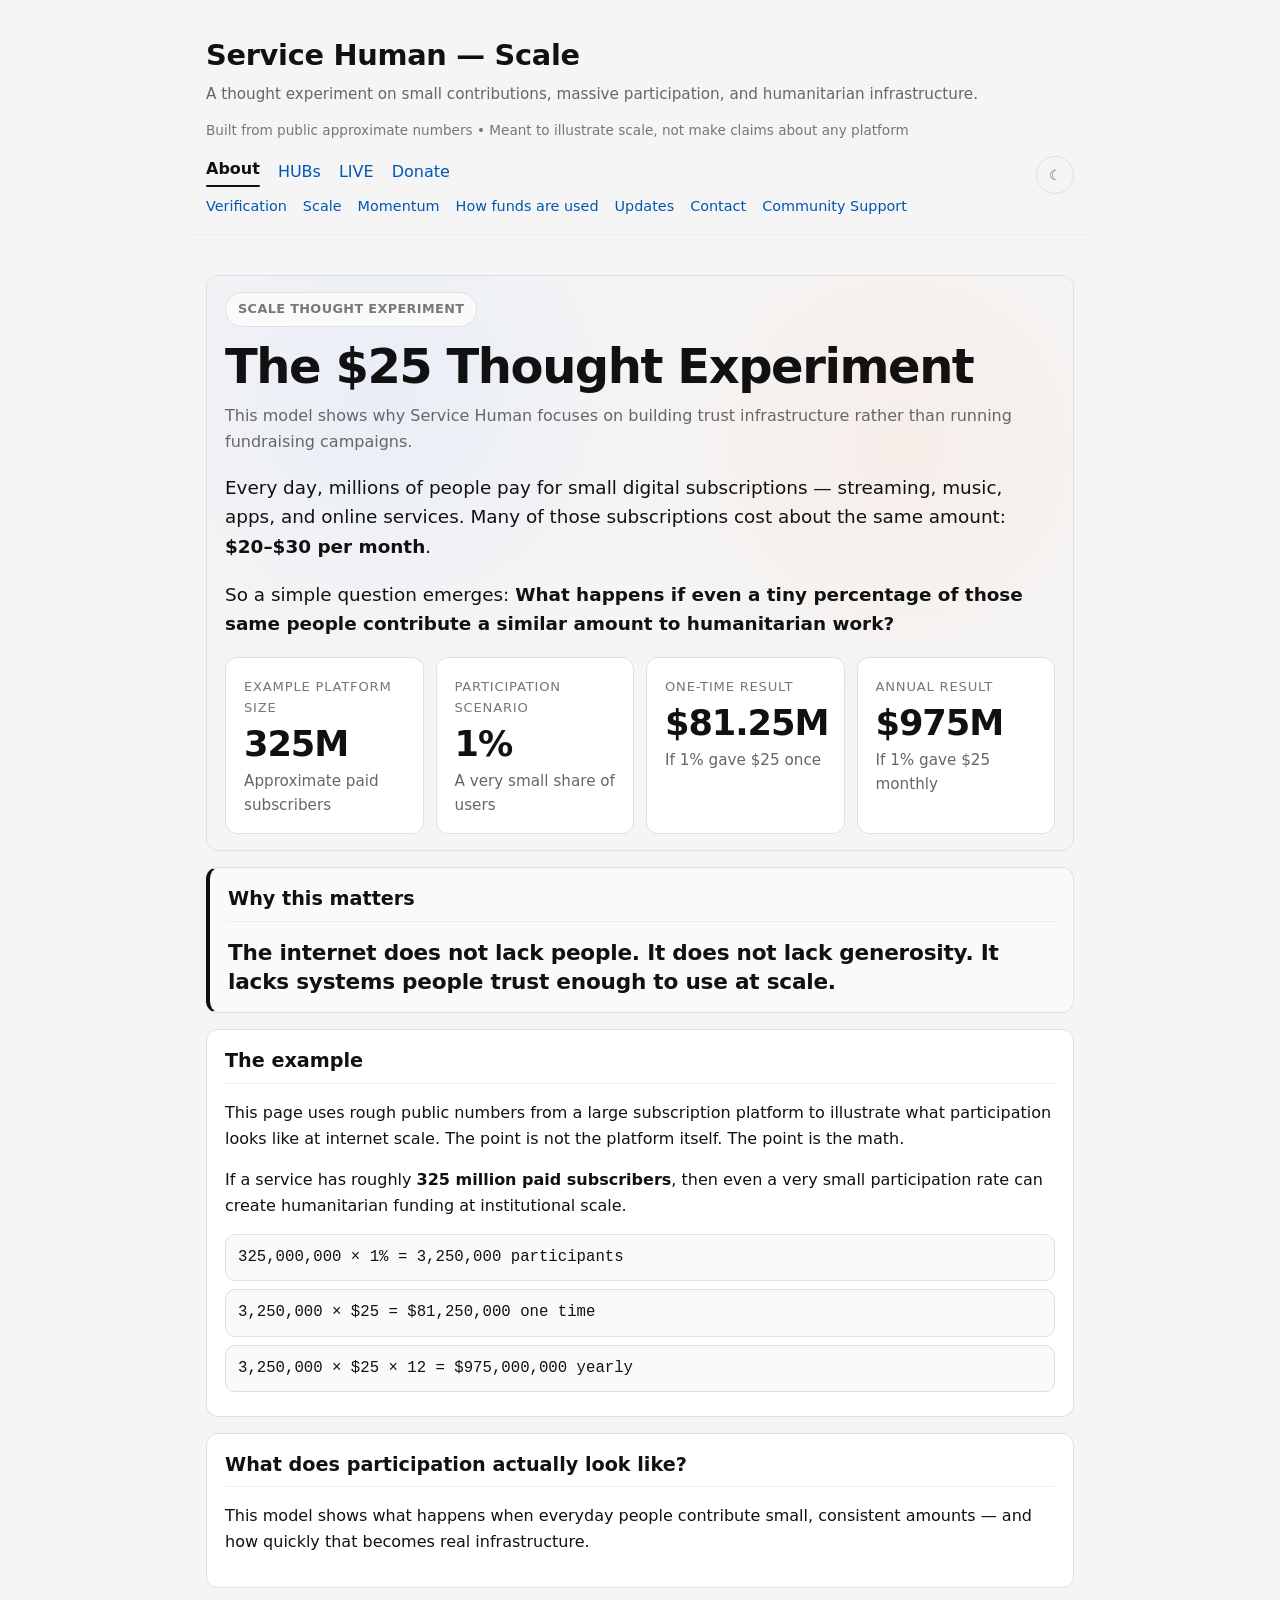
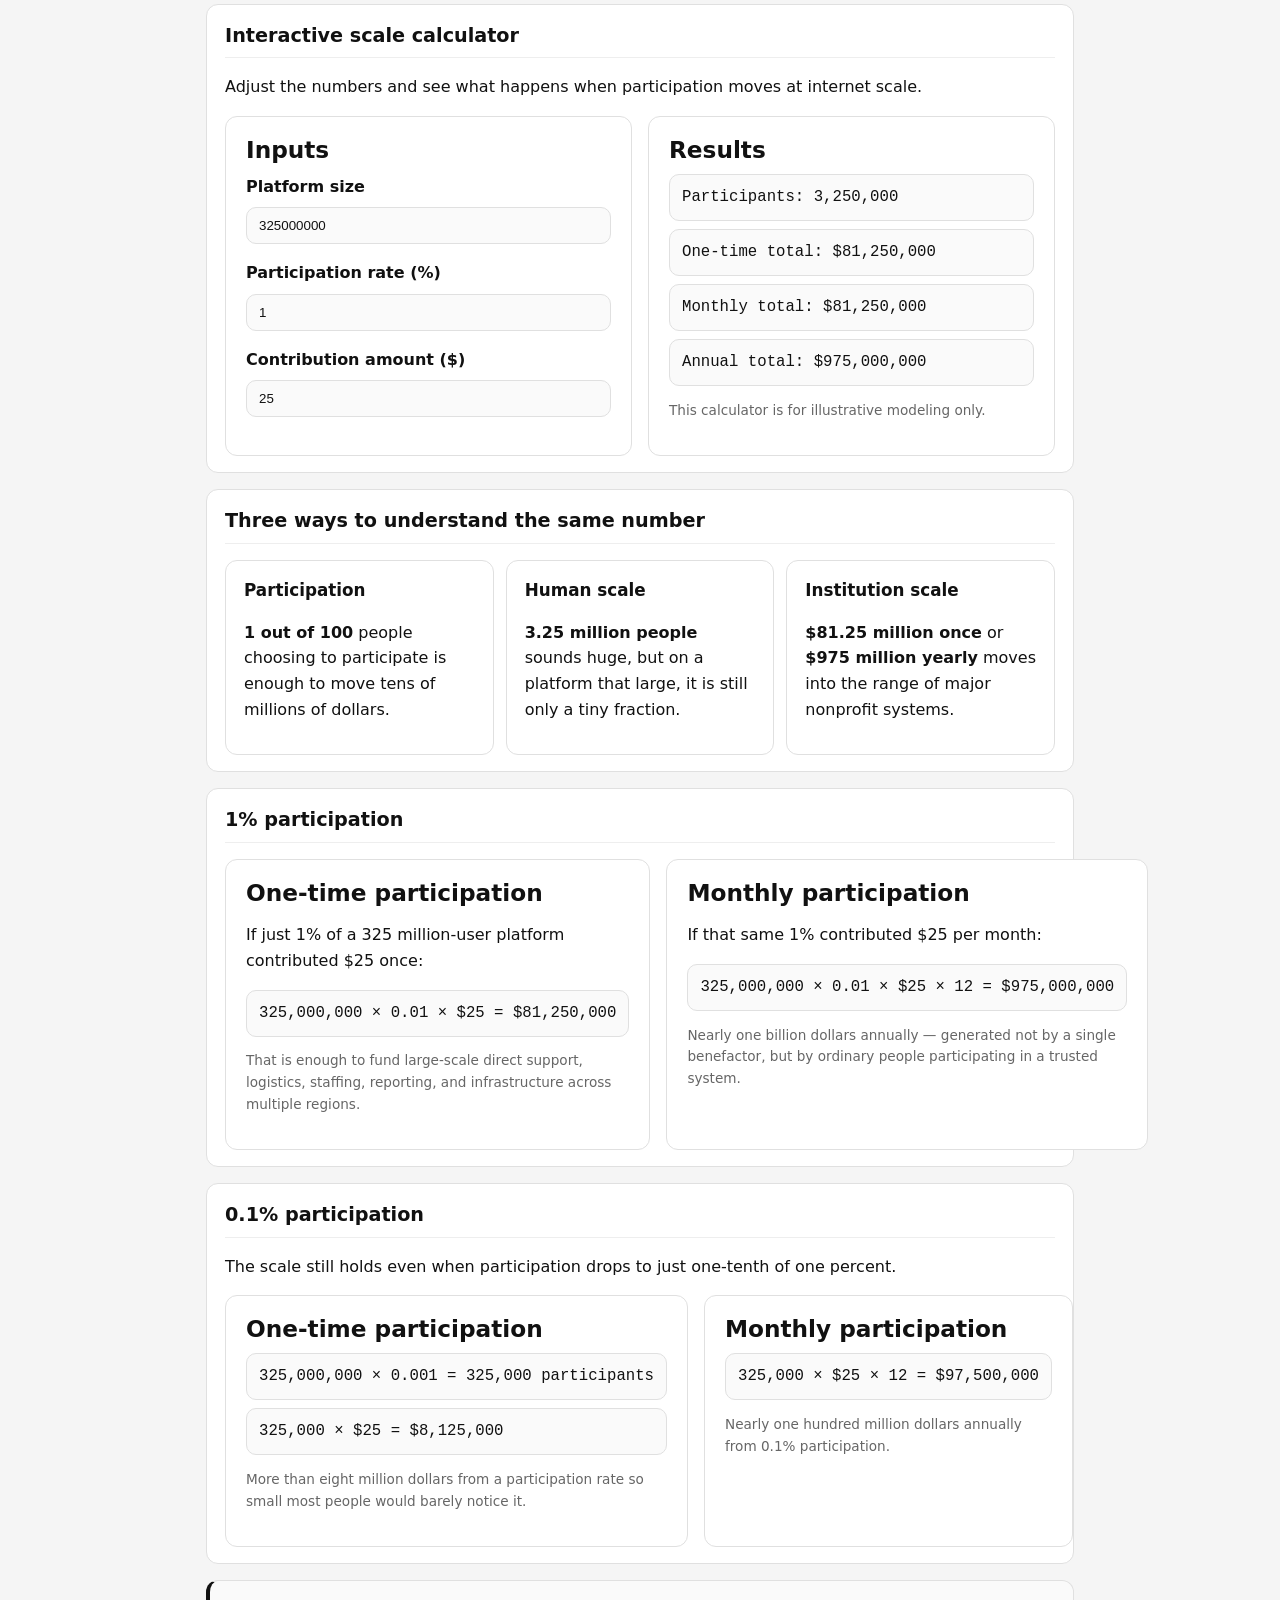
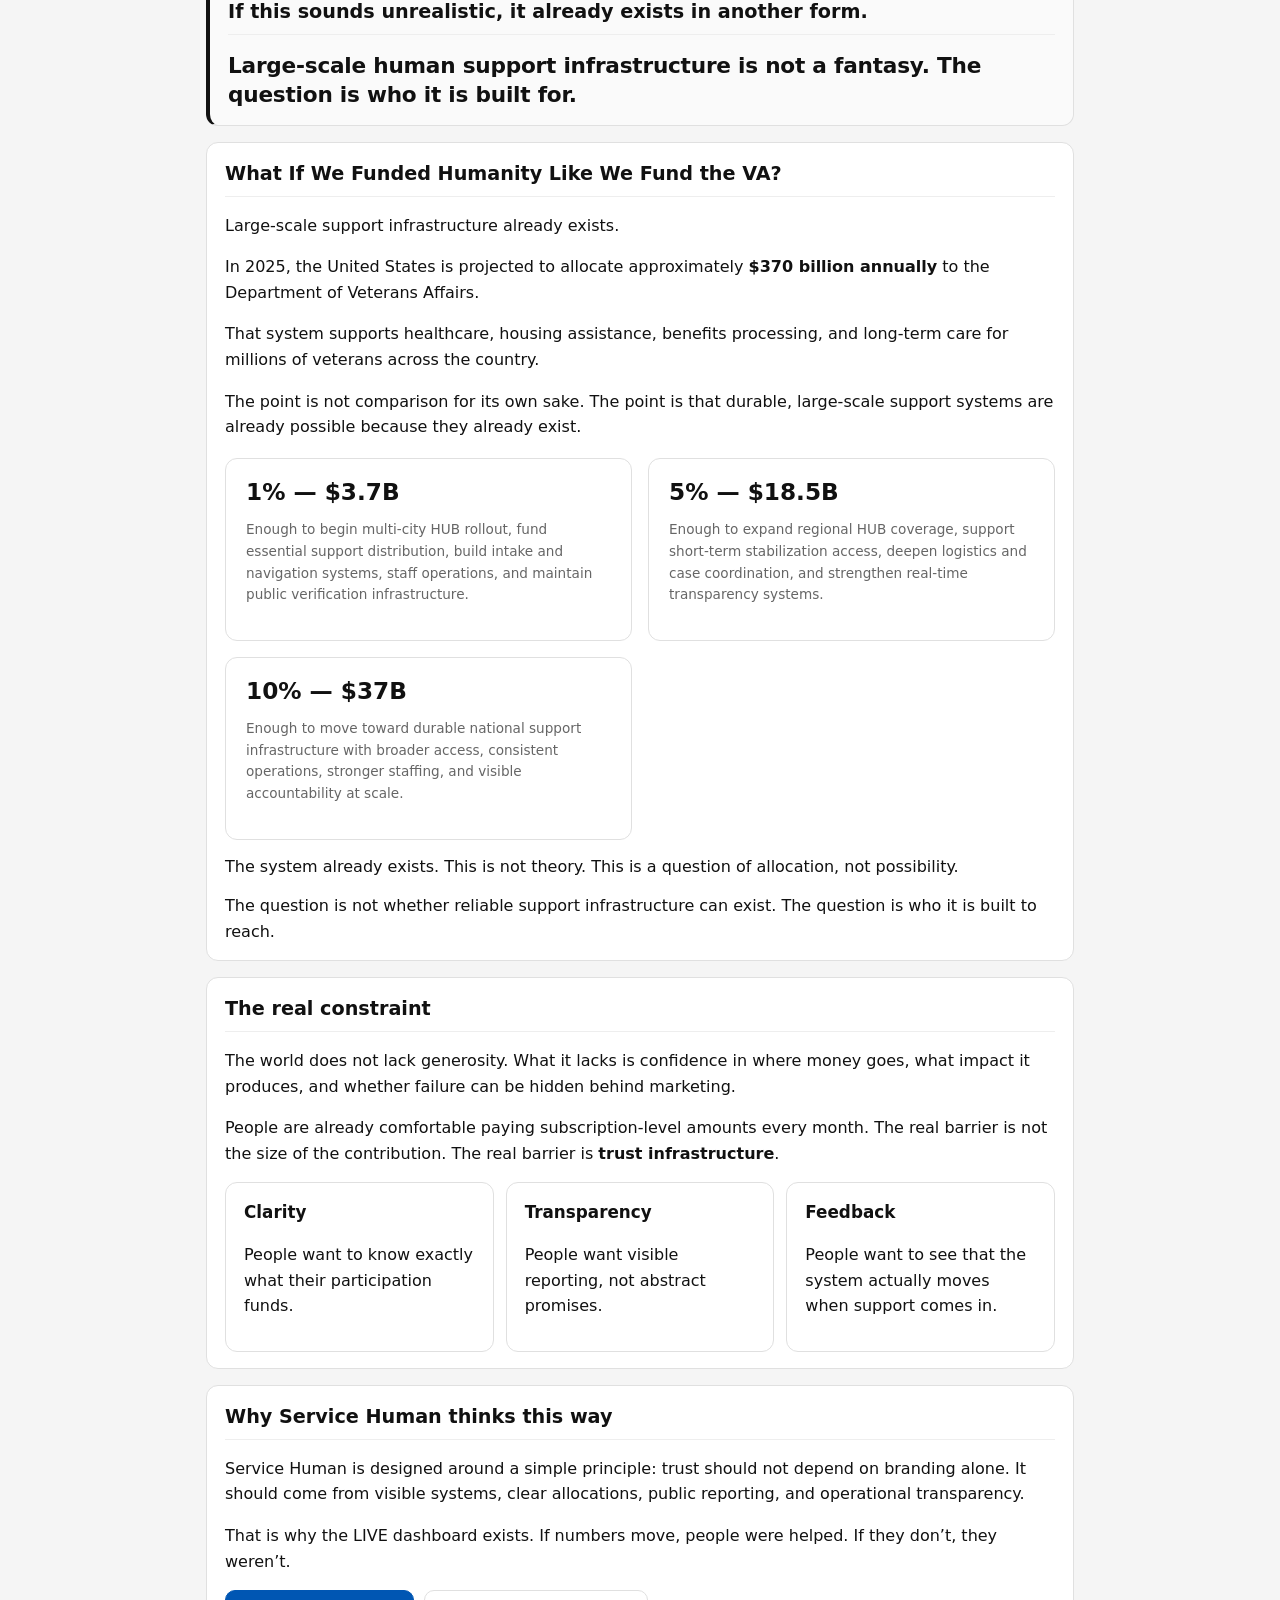
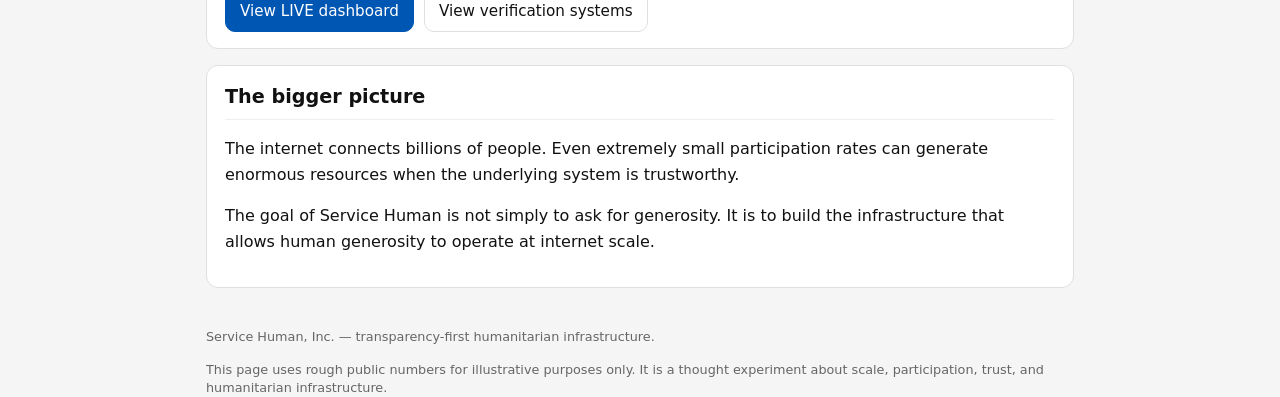
<file: scale/index-pre-redesign.html>
<!doctype html>
<html lang="en">
<head>
  <meta charset="utf-8" />
  <meta name="viewport" content="width=device-width, initial-scale=1" />
  <title>The $25 Thought Experiment | Service Human, Inc.</title>
  <meta name="description" content="What happens when ordinary people contribute small amounts at internet scale? A Service Human thought experiment on scale, trust, and humanitarian infrastructure." />
  <meta property="og:title" content="The $25 Thought Experiment | Service Human, Inc.">
  <meta property="og:description" content="What happens when ordinary people contribute small amounts at internet scale?">
  <meta property="og:type" content="website">
  <meta property="og:url" content="https://servicehumaninc.org/scale/">
  <meta property="og:image" content="https://servicehumaninc.org/sh-og.jpg">

  <link rel="stylesheet" href="/styles.css">
  

  <style>
    .scale-hero {
      position: relative;
      overflow: hidden;
      background:
        radial-gradient(circle at 20% 20%, rgba(143,181,255,0.12), transparent 35%),
        radial-gradient(circle at 80% 30%, rgba(255,170,120,0.10), transparent 35%),
        linear-gradient(180deg, rgba(255,255,255,0.02), rgba(255,255,255,0));
    }

    .scale-hero h2 {
      font-size: 3rem;
      line-height: 1.05;
      margin-bottom: 12px;
      border-bottom: 0;
      padding-bottom: 0;
      letter-spacing: -0.03em;
    }

    .eyebrow {
      display: inline-flex;
      align-items: center;
      padding: 6px 12px;
      border-radius: 999px;
      border: 1px solid var(--border);
      background: var(--card-bg-alt);
      font-size: 0.8rem;
      color: var(--meta);
      margin-bottom: 14px;
      font-weight: 600;
      letter-spacing: 0.03em;
      text-transform: uppercase;
    }

    .lead {
      font-size: 1.15rem;
      color: var(--text);
      max-width: 900px;
    }

    .stats-grid {
      display: grid;
      grid-template-columns: 1fr;
      gap: 12px;
      margin-top: 18px;
    }

    .stat-card {
      background: var(--card-bg);
      border: 1px solid var(--border);
      border-radius: var(--radius);
      padding: 18px 18px 16px;
    }

    .stat-label {
      font-size: 0.82rem;
      color: var(--meta);
      text-transform: uppercase;
      letter-spacing: 0.06em;
      margin-bottom: 8px;
    }

    .stat-value {
      font-size: 2.2rem;
      line-height: 1.05;
      font-weight: 700;
      letter-spacing: -0.03em;
      margin: 0 0 6px;
    }

    .stat-note {
      color: var(--muted);
      font-size: 0.95rem;
      margin: 0;
    }

    .math-grid {
      display: grid;
      grid-template-columns: 1fr;
      gap: 16px;
      margin-top: 14px;
    }

    .math-box {
      background: var(--card-bg);
      border: 1px solid var(--border);
      border-radius: var(--radius);
      padding: 20px;
    }

    .math-box h3 {
      margin: 0 0 10px;
      font-size: 1.45rem;
      line-height: 1.15;
    }

    .math-line {
      font-family: ui-monospace, SFMono-Regular, Menlo, Monaco, Consolas, monospace;
      display: block;
      margin: 8px 0;
      padding: 10px 12px;
      border-radius: 10px;
      border: 1px solid var(--border);
      background: var(--card-bg-alt);
      color: var(--text);
      font-size: 0.98rem;
      white-space: nowrap;
      overflow-x: auto;
    }

    .compare-band {
      border-left: 4px solid var(--accent);
      background: var(--new-bg);
    }

    .compare-band p:last-child {
      margin-bottom: 0;
    }

    .quote-line {
      font-size: 1.35rem;
      line-height: 1.35;
      font-weight: 600;
      letter-spacing: -0.01em;
      margin: 0;
    }

    .mini-grid {
      display: grid;
      grid-template-columns: 1fr;
      gap: 12px;
      margin-top: 14px;
    }

    .mini-card {
      background: var(--card-bg);
      border: 1px solid var(--border);
      border-radius: var(--radius);
      padding: 16px 18px;
    }

    .mini-card h3 {
      margin: 0 0 8px;
      font-size: 1.05rem;
    }

    .cta-row {
      display: flex;
      flex-wrap: wrap;
      gap: 10px;
      margin-top: 16px;
    }

    .scale-note {
      margin: 14px 0 0;
      font-size: 1rem;
    }

    .va-section {
      margin-top: 0;
    }

    .va-section .math-grid {
      margin-top: 18px;
    }

    #calculator {
      scroll-margin-top: 80px;
    }

    .calc-input {
      width: 100%;
      margin: 8px 0 16px;
      padding: 10px 12px;
      border-radius: 10px;
      border: 1px solid var(--border);
      background: var(--card-bg-alt);
      color: var(--text);
    }

    .calc-input:last-child {
      margin-bottom: 0;
    }

    @media (min-width: 700px) {
      .stats-grid {
        grid-template-columns: repeat(4, minmax(0, 1fr));
      }

      .math-grid {
        grid-template-columns: 1fr 1fr;
      }

      .mini-grid {
        grid-template-columns: repeat(3, minmax(0, 1fr));
      }
    }

    @media (max-width: 700px) {
      .scale-hero h2 {
        font-size: 2.2rem;
      }

      .lead {
        font-size: 1.02rem;
      }

      .stat-value {
        font-size: 1.9rem;
      }

      .quote-line {
        font-size: 1.15rem;
      }
    }
  </style>
</head>

<body>
  <header>
    <div class="site-title">Service Human — Scale</div>
    <p class="site-subtitle">
      A thought experiment on small contributions, massive participation, and humanitarian infrastructure.
    </p>
    <p class="meta-line">
      Built from public approximate numbers • Meant to illustrate scale, not make claims about any platform
    </p>

<button class="menu-toggle" aria-label="Open navigation">
  ☰
</button>
    
<div class="site-nav-wrap" id="site-nav-wrap">
  <div class="site-nav-group">
    <nav class="primary-nav" aria-label="Primary">
      <a href="#about" class="active">About</a>
      <a href="/hubs/">HUBs</a>
      <a href="/live/">LIVE</a>
      <a href="#donate">Donate</a>
    </nav>

    <nav class="secondary-nav" aria-label="More">
      <a href="/verification/">Verification</a>
      <a href="/scale/">Scale</a>
      <a href="/momentum/">Momentum</a>
      <a href="#usage">How funds are used</a>
      <a href="#blog">Updates</a>
      <a href="#contact">Contact</a>
      <a href="/community-support/">Community Support</a>
    </nav>
  </div>

      <button id="theme-toggle" class="theme-toggle" type="button" aria-label="Toggle color theme">
        <span class="theme-toggle-icon">☾</span>
        <span class="theme-toggle-label">Theme</span>
      </button>
    </div>
  </header>

  <main>

    <section class="scale-hero">
      <div class="eyebrow">Scale Thought Experiment</div>
      <h2>The $25 Thought Experiment</h2>
      <p style="margin-top:10px; max-width: 900px; color: var(--muted); font-size: 1rem;">
        This model shows why Service Human focuses on building trust infrastructure rather than running fundraising campaigns.
      </p>
      <p class="lead">
        Every day, millions of people pay for small digital subscriptions — streaming, music, apps, and online services.
        Many of those subscriptions cost about the same amount: <strong>$20–$30 per month</strong>.
      </p>
      <p class="lead">
        So a simple question emerges: <strong>What happens if even a tiny percentage of those same people contribute a similar
        amount to humanitarian work?</strong>
      </p>

      <div class="stats-grid">
        <div class="stat-card">
          <div class="stat-label">Example platform size</div>
          <div class="stat-value">325M</div>
          <p class="stat-note">Approximate paid subscribers</p>
        </div>

        <div class="stat-card">
          <div class="stat-label">Participation scenario</div>
          <div class="stat-value">1%</div>
          <p class="stat-note">A very small share of users</p>
        </div>

        <div class="stat-card">
          <div class="stat-label">One-time result</div>
          <div class="stat-value">$81.25M</div>
          <p class="stat-note">If 1% gave $25 once</p>
        </div>

        <div class="stat-card">
          <div class="stat-label">Annual result</div>
          <div class="stat-value">$975M</div>
          <p class="stat-note">If 1% gave $25 monthly</p>
        </div>
      </div>
    </section>

    <section class="compare-band">
      <h2>Why this matters</h2>
      <p class="quote-line">
        The internet does not lack people. It does not lack generosity. It lacks systems people trust enough to use at scale.
      </p>
    </section>

    <section>
      <h2>The example</h2>
      <p>
        This page uses rough public numbers from a large subscription platform to illustrate what participation looks like at internet scale.
        The point is not the platform itself. The point is the math.
      </p>
      <p>
        If a service has roughly <strong>325 million paid subscribers</strong>, then even a very small participation rate can create
        humanitarian funding at institutional scale.
      </p>

      <span class="math-line">325,000,000 × 1% = 3,250,000 participants</span>
      <span class="math-line">3,250,000 × $25 = $81,250,000 one time</span>
      <span class="math-line">3,250,000 × $25 × 12 = $975,000,000 yearly</span>
    </section>

    <section class="scale-bridge">
      <h2>What does participation actually look like?</h2>
      <p>
        This model shows what happens when everyday people contribute small,
        consistent amounts — and how quickly that becomes real infrastructure.
      </p>
    </section>

    <section>
      <h2>Interactive scale calculator</h2>
      <p>
        Adjust the numbers and see what happens when participation moves at internet scale.
      </p>

      <div id="calculator" class="math-grid">
        <div class="math-box">
          <h3>Inputs</h3>

          <label for="platform-size"><strong>Platform size</strong></label>
          <input
            id="platform-size"
            class="calc-input"
            type="number"
            value="325000000"
            step="1"
          >

          <label for="participation-rate"><strong>Participation rate (%)</strong></label>
          <input
            id="participation-rate"
            class="calc-input"
            type="number"
            value="1"
            step="0.01"
          >

          <label for="contribution-amount"><strong>Contribution amount ($)</strong></label>
          <input
            id="contribution-amount"
            class="calc-input"
            type="number"
            value="25"
            step="0.01"
          >
        </div>

        <div class="math-box">
          <h3>Results</h3>

          <span class="math-line" id="calc-participants">Participants: 3,250,000</span>
          <span class="math-line" id="calc-once">One-time total: $81,250,000</span>
          <span class="math-line" id="calc-monthly">Monthly total: $81,250,000</span>
          <span class="math-line" id="calc-annual">Annual total: $975,000,000</span>

          <p class="small" style="margin-top:14px;">
            This calculator is for illustrative modeling only.
          </p>
        </div>
      </div>
    </section>

    <section>
      <h2>Three ways to understand the same number</h2>

      <div class="mini-grid">
        <div class="mini-card">
          <h3>Participation</h3>
          <p><strong>1 out of 100</strong> people choosing to participate is enough to move tens of millions of dollars.</p>
        </div>

        <div class="mini-card">
          <h3>Human scale</h3>
          <p><strong>3.25 million people</strong> sounds huge, but on a platform that large, it is still only a tiny fraction.</p>
        </div>

        <div class="mini-card">
          <h3>Institution scale</h3>
          <p><strong>$81.25 million once</strong> or <strong>$975 million yearly</strong> moves into the range of major nonprofit systems.</p>
        </div>
      </div>
    </section>

    <section>
      <h2>1% participation</h2>

      <div class="math-grid">
        <div class="math-box">
          <h3>One-time participation</h3>
          <p>If just 1% of a 325 million-user platform contributed $25 once:</p>
          <span class="math-line">325,000,000 × 0.01 × $25 = $81,250,000</span>
          <p class="small">
            That is enough to fund large-scale direct support, logistics, staffing, reporting, and infrastructure across multiple regions.
          </p>
        </div>

        <div class="math-box">
          <h3>Monthly participation</h3>
          <p>If that same 1% contributed $25 per month:</p>
          <span class="math-line">325,000,000 × 0.01 × $25 × 12 = $975,000,000</span>
          <p class="small">
            Nearly one billion dollars annually — generated not by a single benefactor, but by ordinary people participating in a trusted system.
          </p>
        </div>
      </div>
    </section>

    <section>
      <h2>0.1% participation</h2>
      <p>
        The scale still holds even when participation drops to just one-tenth of one percent.
      </p>

      <div class="math-grid">
        <div class="math-box">
          <h3>One-time participation</h3>
          <span class="math-line">325,000,000 × 0.001 = 325,000 participants</span>
          <span class="math-line">325,000 × $25 = $8,125,000</span>
          <p class="small">
            More than eight million dollars from a participation rate so small most people would barely notice it.
          </p>
        </div>

        <div class="math-box">
          <h3>Monthly participation</h3>
          <span class="math-line">325,000 × $25 × 12 = $97,500,000</span>
          <p class="small">
            Nearly one hundred million dollars annually from 0.1% participation.
          </p>
        </div>
      </div>
    </section>

    <section class="compare-band">
      <h2>If this sounds unrealistic, it already exists in another form.</h2>
      <p class="quote-line">
        Large-scale human support infrastructure is not a fantasy. The question is who it is built for.
      </p>
    </section>

    <section class="va-section">
      <h2>What If We Funded Humanity Like We Fund the VA?</h2>

      <p>
        Large-scale support infrastructure already exists.
      </p>

      <p>
        In 2025, the United States is projected to allocate approximately
        <strong>$370 billion annually</strong> to the Department of Veterans Affairs.
      </p>

      <p>
        That system supports healthcare, housing assistance, benefits processing,
        and long-term care for millions of veterans across the country.
      </p>

      <p>
        The point is not comparison for its own sake. The point is that durable,
        large-scale support systems are already possible because they already exist.
      </p>

      <div class="math-grid">
        <div class="math-box">
          <h3>1% — $3.7B</h3>
          <p class="small">
            Enough to begin multi-city HUB rollout, fund essential support distribution,
            build intake and navigation systems, staff operations, and maintain public verification infrastructure.
          </p>
        </div>

        <div class="math-box">
          <h3>5% — $18.5B</h3>
          <p class="small">
            Enough to expand regional HUB coverage, support short-term stabilization access,
            deepen logistics and case coordination, and strengthen real-time transparency systems.
          </p>
        </div>

        <div class="math-box">
          <h3>10% — $37B</h3>
          <p class="small">
            Enough to move toward durable national support infrastructure with broader access,
            consistent operations, stronger staffing, and visible accountability at scale.
          </p>
        </div>
      </div>

      <p class="scale-note">
        The system already exists. This is not theory. This is a question of allocation, not possibility.
      </p>
      <p class="scale-note">
        The question is not whether reliable support infrastructure can exist. The question is who it is built to reach.
      </p>
    </section>

    <section>
      <h2>The real constraint</h2>
      <p>
        The world does not lack generosity. What it lacks is confidence in where money goes, what impact it produces,
        and whether failure can be hidden behind marketing.
      </p>

      <p>
        People are already comfortable paying subscription-level amounts every month. The real barrier is not the size
        of the contribution. The real barrier is <strong>trust infrastructure</strong>.
      </p>

      <div class="mini-grid">
        <div class="mini-card">
          <h3>Clarity</h3>
          <p>People want to know exactly what their participation funds.</p>
        </div>

        <div class="mini-card">
          <h3>Transparency</h3>
          <p>People want visible reporting, not abstract promises.</p>
        </div>

        <div class="mini-card">
          <h3>Feedback</h3>
          <p>People want to see that the system actually moves when support comes in.</p>
        </div>
      </div>
    </section>

    <section>
      <h2>Why Service Human thinks this way</h2>
      <p>
        Service Human is designed around a simple principle: trust should not depend on branding alone.
        It should come from visible systems, clear allocations, public reporting, and operational transparency.
      </p>
      <p>
        That is why the LIVE dashboard exists. If numbers move, people were helped. If they don’t, they weren’t.
      </p>

      <div class="cta-row">
        <a class="btn primary" href="/live/">View LIVE dashboard</a>
        <a class="btn" href="/verification/">View verification systems</a>
      </div>
    </section>

    <section>
      <h2>The bigger picture</h2>
      <p>
        The internet connects billions of people. Even extremely small participation rates can generate enormous resources when the
        underlying system is trustworthy.
      </p>
      <p>
        The goal of Service Human is not simply to ask for generosity. It is to build the infrastructure that allows human generosity
        to operate at internet scale.
      </p>
    </section>

  </main>

  <footer>
    <p class="legal">
      Service Human, Inc. — transparency-first humanitarian infrastructure.
    </p>
    <p class="legal">
      This page uses rough public numbers for illustrative purposes only. It is a thought experiment about scale, participation, trust, and humanitarian infrastructure.
    </p>

    <script>
    (function () {
      const platformSize = document.getElementById('platform-size');
      const participationRate = document.getElementById('participation-rate');
      const contributionAmount = document.getElementById('contribution-amount');

      const participantsOut = document.getElementById('calc-participants');
      const onceOut = document.getElementById('calc-once');
      const monthlyOut = document.getElementById('calc-monthly');
      const annualOut = document.getElementById('calc-annual');

      if (!platformSize || !participationRate || !contributionAmount) return;

      function formatNumber(value) {
        return new Intl.NumberFormat('en-US', {
          maximumFractionDigits: 0
        }).format(value);
      }

      function formatCurrency(value) {
        return new Intl.NumberFormat('en-US', {
          style: 'currency',
          currency: 'USD',
          maximumFractionDigits: 0
        }).format(value);
      }

      function updateCalculator() {
        const size = parseFloat(platformSize.value) || 0;
        const rate = parseFloat(participationRate.value) || 0;
        const amount = parseFloat(contributionAmount.value) || 0;

        const participants = size * (rate / 100);
        const oneTime = participants * amount;
        const monthly = participants * amount;
        const annual = monthly * 12;

        participantsOut.textContent = `Participants: ${formatNumber(participants)}`;
        onceOut.textContent = `One-time total: ${formatCurrency(oneTime)}`;
        monthlyOut.textContent = `Monthly total: ${formatCurrency(monthly)}`;
        annualOut.textContent = `Annual total: ${formatCurrency(annual)}`;
      }

      [platformSize, participationRate, contributionAmount].forEach((input) => {
        input.addEventListener('input', updateCalculator);
      });

      updateCalculator();
    })();
    </script>
  </footer>

<script src="/theme.js?v=menu5" defer></script>
  
</body>
</html>
</file>
<file: styles.css>
/* ============================================================
   Service Human — Unified Styles (site-wide)
   Drop in as /styles.css and link from every page
   ============================================================ */

/* ---------- Color system (light & dark) ---------- */
:root {
  --bg: #f5f5f5;
  --text: #111111;
  --card-bg: #ffffff;
  --card-bg-alt: #fafafa;
  --border: #e0e0e0;
  --border-soft: #eeeeee;
  --muted: #666666;
  --meta: #777777;
  --link: #0056b3;
  --accent: #111111;
  --accent-soft: #333333;
  --pill-bg: #111111;
  --pill-text: #ffffff;
  --table-head-bg: #fafafa;
  --new-bg: #fafafa;
  --hover: #f2f6ff;
  --card-border: var(--border);
  --text-main: var(--text);

  /* update / accordion helpers */
  --update-title: var(--text);
  --update-title-strong: #000000;
  --focus: rgba(0, 0, 0, 0.25);

  /* layout */
  --max: 900px;
  --radius: 12px;
}

body.dark {
  --bg: #050505;
  --text: #f5f5f5;
  --card-bg: #111111;
  --card-bg-alt: #181818;
  --border: #333333;
  --border-soft: #222222;
  --muted: #aaaaaa;
  --meta: #999999;
  --link: #8fb5ff;
  --accent: #f5f5f5;
  --accent-soft: #cccccc;
  --pill-bg: #f5f5f5;
  --pill-text: #000000;
  --table-head-bg: #181818;
  --new-bg: #181818;
  --hover: #181818;
  --card-border: var(--border);
  --text-main: var(--text);

  --update-title: rgba(255, 255, 255, 0.92);
  --update-title-strong: #ffffff;
  --focus: rgba(255, 255, 255, 0.28);
}

/* ---------- Base ---------- */
* {
  box-sizing: border-box;
}

html,
body {
  height: 100%;
}

body {
  margin: 0;
  padding: 0;
  font-family: -apple-system, BlinkMacSystemFont, "Segoe UI", system-ui, sans-serif;
  background: var(--bg);
  color: var(--text);
  line-height: 1.6;
}

a {
  color: var(--link);
  text-decoration: none;
}

a:hover {
  text-decoration: underline;
}

/* ---------- Unified layout ---------- */
header,
main,
footer {
  max-width: var(--max);
  margin: 0 auto;
  padding: 16px 16px 0;
}

header {
  padding-top: 32px;
  padding-bottom: 16px;
  border-bottom: 1px solid var(--border-soft);
  margin-bottom: 24px;
}

.site-title {
  font-size: 1.8rem;
  font-weight: 600;
  margin: 0 0 4px;
  letter-spacing: -0.01em;
}

.site-subtitle {
  margin: 0 0 8px;
  font-size: 0.95rem;
  color: var(--muted);
}

.meta-line {
  font-size: 0.85rem;
  color: var(--meta);
}

/* ============================================================
   Masthead navigation
   ============================================================ */

.site-nav-wrap {
  margin-top: 14px;
  display: flex;
  align-items: flex-start;
  justify-content: space-between;
  gap: 14px;
}

.site-nav-group {
  flex: 1 1 auto;
  min-width: 0;
}

.primary-nav,
.secondary-nav {
  display: flex;
  flex-wrap: wrap;
  align-items: center;
}

.primary-nav {
  gap: 8px 18px;
  margin: 0 0 8px;
  font-size: 1rem;
  font-weight: 500;
}

.secondary-nav {
  gap: 8px 16px;
  margin: 0;
  font-size: 0.9rem;
  color: var(--muted);
}

.primary-nav a,
.secondary-nav a {
  white-space: nowrap;
}

.secondary-nav a {
  color: var(--link);
}

/* active page state */
.primary-nav a.active,
.secondary-nav a.active {
  color: var(--text);
  font-weight: 600;
}

.primary-nav a.active::after,
.secondary-nav a.active::after {
  content: "";
  display: block;
  margin-top: 4px;
  height: 2px;
  width: 100%;
  background: currentColor;
  border-radius: 999px;
}

/* optional CTA in secondary row */
.secondary-nav .nav-cta,
.nav-cta {
  display: inline-flex;
  align-items: center;
  padding: 7px 11px;
  border-radius: 10px;
  border: 1px solid var(--border);
  background: var(--card-bg);
  color: var(--text);
  font-weight: 500;
}

.secondary-nav .nav-cta:hover,
.nav-cta:hover {
  text-decoration: none;
  background: var(--hover);
}
.quick-help-btn {
  display: inline-flex;
  align-items: center;
  justify-content: center;
  padding: 6px 12px;
  border: 1px solid rgba(139, 177, 255, 0.45);
  border-radius: 999px;
  background: rgba(139, 177, 255, 0.10);
  color: var(--link);
  font-size: 0.9rem;
  font-weight: 700;
  text-decoration: none;
  white-space: nowrap;
  box-shadow: 0 0 0 1px rgba(139, 177, 255, 0.08) inset;
}

.primary-nav a.quick-help-btn:hover {
  background: rgba(139, 177, 255, 0.2);
  border-color: rgba(139, 177, 255, 0.7);
  color: var(--text);
}
.quick-help-btn {
  transition: transform 0.18s ease, background 0.18s ease, border-color 0.18s ease, color 0.18s ease;
}

.quick-help-btn:hover {
  transform: translateY(-1px);
}
/* fallback for older pages still using plain nav */
nav[aria-label="Primary"]:not(.primary-nav):not(.secondary-nav) {
  margin-top: 12px;
  font-size: 0.9rem;
  display: flex;
  flex-wrap: wrap;
  align-items: center;
  gap: 4px 10px;
}

nav[aria-label="Primary"]:not(.primary-nav):not(.secondary-nav) a {
  margin-right: 12px;
  white-space: nowrap;
}
.nav-actions {
  display: flex;
  align-items: center;
  gap: 10px;
}
/* ---------- Theme toggle ---------- */
.theme-toggle {
  flex: 0 0 auto;
  margin-left: 8px;
  display: inline-flex;
  align-items: center;
  gap: 6px;
  padding: 6px 10px;
  border-radius: 999px;
  border: 1px solid var(--border);
  background: transparent;
  font-size: 0.8rem;
  cursor: pointer;
  color: var(--muted);
}

.theme-toggle:hover {
  background: rgba(0, 0, 0, 0.03);
}
.theme-toggle {
  width: 38px;
  height: 38px;
  padding: 0;
  justify-content: center;
}

.theme-toggle span:not(.theme-toggle-icon) {
  display: none;
}
body.dark .theme-toggle:hover {
  background: rgba(255, 255, 255, 0.06);
}

.theme-toggle-icon {
  font-size: 0.9rem;
}

/* ---------- Sections / cards ---------- */
section,
.card {
  background: var(--card-bg);
  border: 1px solid var(--border);
  padding: 16px 18px;
  margin-bottom: 16px;
  border-radius: var(--radius);
}

section h2,
.card h2 {
  margin-top: 0;
  font-size: 1.2rem;
  border-bottom: 1px solid var(--border-soft);
  padding-bottom: 6px;
}

.small {
  font-size: 0.85rem;
  color: var(--muted);
}

.tiny {
  font-size: 0.8rem;
  color: var(--muted);
}

ul {
  margin-top: 8px;
  padding-left: 20px;
}

/* ---------- Buttons ---------- */
.button,
.btn,
.donate-btn {
  display: inline-block;
  padding: 8px 14px;
  border-radius: 10px;
  border: 1px solid var(--border);
  font-size: 0.95rem;
  background: var(--card-bg);
  cursor: pointer;
  color: var(--text);
}

.button.primary,
.btn.primary,
.donate-btn.primary {
  background: var(--link);
  color: #ffffff;
  border-color: var(--link);
}

.button:hover,
.btn:hover,
.donate-btn:hover {
  filter: brightness(0.98);
  text-decoration: none;
}

/* ---------- Footer ---------- */
footer {
  padding-top: 12px;
  padding-bottom: 32px;
  font-size: 0.8rem;
  color: var(--meta);
  text-align: left;
  max-width: var(--max);
  margin: 40px auto 0;
  padding: 0 16px;
  line-height: 1.4;
}

footer .legal {
  margin-top: 16px;
  color: var(--muted);
}

/* ---------- Responsive ---------- */
@media (max-width: 700px) {
  header,
  main,
  footer {
    padding-left: 12px;
    padding-right: 12px;
  }

  .site-nav-wrap {
    flex-direction: column;
    align-items: stretch;
    gap: 12px;
  }

  .theme-toggle {
    margin-left: 0;
    align-self: flex-start;
  }

  .primary-nav {
    gap: 10px 16px;
  }

  .secondary-nav {
    gap: 8px 14px;
  }
}

/* ---------- Simple grids ---------- */
.grid {
  display: grid;
  gap: 16px;
}

@media (min-width: 700px) {
  .grid.two {
    grid-template-columns: 1.2fr 0.8fr;
  }

  .grid.three {
    grid-template-columns: repeat(3, 1fr);
  }
}

/* ---------- Image grid ---------- */
.imggrid {
  display: grid;
  grid-template-columns: 1fr;
  gap: 12px;
  margin-top: 14px;
}

@media (min-width: 700px) {
  .imggrid {
    grid-template-columns: 1fr 1fr;
  }
}

figure {
  margin: 0;
  background: var(--card-bg);
  border: 1px solid var(--border);
  border-radius: 14px;
  overflow: hidden;
}

figure img {
  width: 100%;
  display: block;
  height: auto;
}

figcaption {
  padding: 10px 12px;
  font-size: 13px;
  color: var(--muted);
}

/* ---------- Pills ---------- */
.pillrow {
  display: flex;
  flex-wrap: wrap;
  gap: 10px;
  margin-top: 12px;
}

.pill {
  background: var(--card-bg);
  border: 1px solid var(--border);
  padding: 10px 12px;
  border-radius: 999px;
  font-weight: 700;
  font-size: 13px;
  color: var(--text);
}

/* ---------- Verification grid ---------- */
/* Supports both old and current class names */
.verification-grid,
.verify-grid {
  display: grid;
  grid-template-columns: 1fr;
  gap: 14px;
  margin-top: 12px;
}

@media (min-width: 700px) {
  .verification-grid,
  .verify-grid {
    grid-template-columns: 1fr 1fr;
  }
}

.verify-card,
.inner-card {
  background: var(--card-bg);
  border: 1px solid var(--border);
  border-radius: var(--radius);
  padding: 16px 18px;
}

/* ---------- LIVE metrics ---------- */
.metrics-grid {
  display: grid;
  grid-template-columns: 1fr;
  gap: 12px;
  margin-top: 12px;
}

@media (min-width: 700px) {
  .metrics-grid {
    grid-template-columns: repeat(4, minmax(0, 1fr));
  }
}

.metric {
  text-align: center;
  background: var(--card-bg);
  border: 1px solid var(--border);
  border-radius: var(--radius);
  padding: 14px 12px;
}

.metric h2 {
  margin: 0;
  font-size: 32px;
  border: 0;
  padding: 0;
}

.metric span {
  color: var(--muted);
  font-size: 14px;
}

/* progress bar (LIVE) */
.progress-bar {
  height: 12px;
  background: var(--border-soft);
  border-radius: 999px;
  overflow: hidden;
  margin-top: 12px;
  border: 1px solid var(--border);
}

.progress {
  height: 100%;
  width: 2.5%;
  background: var(--accent);
}

/* ---------- Homepage update accordion ---------- */
.update-block {
  padding: 28px 20px;
  background: var(--card-bg);
  color: var(--text);
  border: 1px solid var(--border);
  border-radius: var(--radius);
  margin-bottom: 16px;
}

.update-container {
  max-width: 800px;
  margin: 0 auto;
}

.update-toggle {
  width: 100%;
  display: flex;
  align-items: baseline;
  justify-content: space-between;
  gap: 16px;
  background: transparent;
  border: 0;
  padding: 0;
  cursor: pointer;
  text-align: left;
}

.update-title {
  font-size: 32px;
  font-weight: 650;
  line-height: 1.15;
  margin: 0;
  color: var(--update-title-strong);
}

.update-date {
  font-size: 14px;
  color: var(--meta);
  white-space: nowrap;
  margin: 0;
}

.update-toggle::after {
  content: "▾";
  font-size: 16px;
  line-height: 1;
  color: var(--muted);
  transform: translateY(1px);
  transition: transform 0.18s ease, color 0.18s ease;
  flex: 0 0 auto;
}

.update-toggle:hover .update-title {
  color: var(--update-title-strong);
}

.update-toggle:hover::after {
  color: var(--text);
}

.update-toggle:focus-visible {
  outline: 2px solid var(--focus);
  outline-offset: 10px;
  border-radius: 10px;
}

.update-toggle[aria-expanded="true"]::after {
  transform: rotate(180deg) translateY(-1px);
}

.update-content {
  margin-top: 14px;
}

.update-body p {
  line-height: 1.6;
  margin: 0 0 16px;
  font-size: 18px;
  color: var(--text);
}

.update-toggle[aria-expanded="true"] + .update-content {
  padding-top: 10px;
  border-top: 1px solid var(--border-soft);
}

.update-block.is-new {
  border-left: 4px solid var(--accent);
  background: var(--new-bg);
}

.update-title .new-pill {
  display: inline-block;
  margin-left: 10px;
  padding: 3px 9px;
  font-size: 11px;
  font-weight: 700;
  letter-spacing: 0.06em;
  text-transform: uppercase;
  border-radius: 999px;
  background: var(--pill-bg);
  color: var(--pill-text);
  vertical-align: middle;
}

.nav-badge {
  display: inline-flex;
  align-items: center;
  justify-content: center;
  margin-left: 6px;
  min-width: 18px;
  padding: 0 5px;
  height: 18px;
  border-radius: 999px;
  font-size: 11px;
  font-weight: 600;
  background: var(--pill-bg);
  color: var(--pill-text);
}

@media (max-width: 700px) {
  .update-toggle {
    flex-direction: column;
    align-items: flex-start;
  }

  .update-toggle::after {
    display: none;
  }

  .update-date {
    margin-top: 10px;
  }

  .update-title {
    font-size: 28px;
  }
}
/* ============================================================
   Homepage-only support blocks
   ============================================================ */

/* ---------- Hide media section for now ---------- */
#media {
  display: none;
}

/* ---------- Video / talks section ---------- */
.video-stage {
  margin-top: 14px;
  padding: 16px;
  background: #111111;
  color: #f5f5f5;
  border-radius: 8px;
}

.video-frame {
  position: relative;
  width: 100%;
  max-width: 720px;
  margin: 0 auto;
  background: #000000;
  border-radius: 8px;
  overflow: hidden;
  box-shadow: 0 10px 30px rgba(0, 0, 0, 0.35);
}

.video-frame img.video-placeholder {
  display: block;
  width: 100%;
  max-width: 900px;
  margin: 0 auto;
  height: auto;
}

.video-frame iframe {
  position: absolute;
  inset: 0;
  width: 100%;
  height: 100%;
  border: 0;
}

/* ---------- Stripe donation grid ---------- */
.stripe-donate-box {
  margin: 2rem 0;
  padding: 1.5rem;
  background: var(--card-bg);
  border-radius: 10px;
  border: 1px solid var(--border);
}

.stripe-options {
  display: grid;
  grid-template-columns: 1fr;
  gap: 1rem;
  margin: 1.5rem 0;
}

.stripe-tier {
  display: block;
  padding: 1rem;
  border-radius: 10px;
  background: var(--card-bg-alt);
  border: 1px solid var(--border);
  text-decoration: none;
  transition: 0.2s ease;
}

.stripe-tier:hover {
  background: var(--hover);
  border-color: var(--accent);
  text-decoration: none;
}

.stripe-tier strong {
  font-size: 1.2rem;
  display: block;
}

.stripe-tier span {
  display: block;
  margin-top: 0.25rem;
  font-weight: 600;
}

.stripe-tier em {
  display: block;
  margin-top: 0.25rem;
  opacity: 0.75;
  font-style: normal;
  font-size: 0.9rem;
}

@media (min-width: 700px) {
  .stripe-options {
    grid-template-columns: repeat(2, 1fr);
  }
}

/* ---------- Donate button row ---------- */
.donate-options {
  display: flex;
  flex-wrap: wrap;
  gap: 8px;
  margin: 12px 0;
}

/* ---------- Live Status section ---------- */
#status {
  background: var(--card-bg);
  border: 1px solid var(--border);
  padding: 16px 18px;
  margin-bottom: 16px;
  border-radius: var(--radius);
}

#status h2 {
  margin-top: 0;
  font-size: 1.2rem;
  border-bottom: 1px solid var(--border-soft);
  padding-bottom: 6px;
}

.status-grid {
  display: grid;
  grid-template-columns: 1fr;
  gap: 12px;
  margin: 16px 0;
}

.status-card {
  padding: 12px 14px;
  border-radius: 8px;
  border: 1px solid var(--border);
  background: var(--card-bg);
}

.status-label {
  font-size: 0.85rem;
  color: var(--muted);
  margin-bottom: 4px;
  text-transform: uppercase;
  letter-spacing: 0.05em;
}

.status-value {
  font-size: 1.4rem;
  font-weight: 600;
}

.status-progress {
  margin-top: 8px;
}

.status-progress-header {
  display: flex;
  justify-content: space-between;
  align-items: baseline;
  margin-bottom: 6px;
}

.status-progress-bar {
  width: 100%;
  height: 10px;
  border-radius: 999px;
  background: var(--border-soft);
  overflow: hidden;
}

.status-progress-fill {
  height: 100%;
  width: 0%;
  border-radius: 999px;
  background: var(--accent);
  transition: width 0.4s ease;
}

@media (min-width: 700px) {
  .status-grid {
    grid-template-columns: repeat(3, minmax(0, 1fr));
  }
}

/* ---------- Allocation table ---------- */
.allocation-table {
  width: 100%;
  border-collapse: collapse;
  font-size: 0.9rem;
  margin-top: 8px;
}

.allocation-table th,
.allocation-table td {
  border: 1px solid var(--border);
  padding: 8px 10px;
  text-align: left;
  vertical-align: top;
}

.allocation-table th {
  background: var(--table-head-bg);
  font-weight: 600;
}
/* ============================================================
   Homepage-only support blocks
   ============================================================ */

/* ---------- Hide media section for now ---------- */
#media {
  display: none;
}

/* ---------- Video / talks section ---------- */
.video-stage {
  margin-top: 14px;
  padding: 16px;
  background: #111111;
  color: #f5f5f5;
  border-radius: 8px;
}

.video-frame {
  position: relative;
  width: 100%;
  max-width: 720px;
  margin: 0 auto;
  background: #000000;
  border-radius: 8px;
  overflow: hidden;
  box-shadow: 0 10px 30px rgba(0, 0, 0, 0.35);
}

.video-frame img.video-placeholder {
  display: block;
  width: 100%;
  max-width: 900px;
  margin: 0 auto;
  height: auto;
}

.video-frame iframe {
  position: absolute;
  inset: 0;
  width: 100%;
  height: 100%;
  border: 0;
}

/* ---------- Stripe donation grid ---------- */
.stripe-donate-box {
  margin: 2rem 0;
  padding: 1.5rem;
  background: var(--card-bg);
  border-radius: 10px;
  border: 1px solid var(--border);
}

.stripe-options {
  display: grid;
  grid-template-columns: 1fr;
  gap: 1rem;
  margin: 1.5rem 0;
}

.stripe-tier {
  display: block;
  padding: 1rem;
  border-radius: 10px;
  background: var(--card-bg-alt);
  border: 1px solid var(--border);
  text-decoration: none;
  transition: 0.2s ease;
}

.stripe-tier:hover {
  background: var(--hover);
  border-color: var(--accent);
  text-decoration: none;
}

.stripe-tier strong {
  font-size: 1.2rem;
  display: block;
}

.stripe-tier span {
  display: block;
  margin-top: 0.25rem;
  font-weight: 600;
}

.stripe-tier em {
  display: block;
  margin-top: 0.25rem;
  opacity: 0.75;
  font-style: normal;
  font-size: 0.9rem;
}

@media (min-width: 700px) {
  .stripe-options {
    grid-template-columns: repeat(2, 1fr);
  }
}

/* ---------- Donate button row ---------- */
.donate-options {
  display: flex;
  flex-wrap: wrap;
  gap: 8px;
  margin: 12px 0;
}

/* ---------- Live Status section ---------- */
#status {
  background: var(--card-bg);
  border: 1px solid var(--border);
  padding: 16px 18px;
  margin-bottom: 16px;
  border-radius: var(--radius);
}

#status h2 {
  margin-top: 0;
  font-size: 1.2rem;
  border-bottom: 1px solid var(--border-soft);
  padding-bottom: 6px;
}

.status-grid {
  display: grid;
  grid-template-columns: 1fr;
  gap: 12px;
  margin: 16px 0;
}

.status-card {
  padding: 12px 14px;
  border-radius: 8px;
  border: 1px solid var(--border);
  background: var(--card-bg);
}

.status-label {
  font-size: 0.85rem;
  color: var(--muted);
  margin-bottom: 4px;
  text-transform: uppercase;
  letter-spacing: 0.05em;
}

.status-value {
  font-size: 1.4rem;
  font-weight: 600;
}

.status-progress {
  margin-top: 8px;
}

.status-progress-header {
  display: flex;
  justify-content: space-between;
  align-items: baseline;
  margin-bottom: 6px;
}

.status-progress-bar {
  width: 100%;
  height: 10px;
  border-radius: 999px;
  background: var(--border-soft);
  overflow: hidden;
}

.status-progress-fill {
  height: 100%;
  width: 0%;
  border-radius: 999px;
  background: var(--accent);
  transition: width 0.4s ease;
}

@media (min-width: 700px) {
  .status-grid {
    grid-template-columns: repeat(3, minmax(0, 1fr));
  }
}

/* ---------- Allocation table ---------- */
.allocation-table {
  width: 100%;
  border-collapse: collapse;
  font-size: 0.9rem;
  margin-top: 8px;
}

.allocation-table th,
.allocation-table td {
  border: 1px solid var(--border);
  padding: 8px 10px;
  text-align: left;
  vertical-align: top;
}

.allocation-table th {
  background: var(--table-head-bg);
  font-weight: 600;
}
/* ---------- Homepage scale hero ---------- */
.hero-scale {
  padding: 24px 22px;
  border-radius: 16px;
}

.eyebrow {
  display: inline-flex;
  align-items: center;
  padding: 6px 12px;
  border-radius: 999px;
  border: 1px solid var(--border);
  background: var(--card-bg-alt);
  font-size: 0.78rem;
  color: var(--meta);
  margin-bottom: 14px;
  font-weight: 600;
  letter-spacing: 0.04em;
  text-transform: uppercase;
}

.hero-scale h2 {
  font-size: clamp(2rem, 4vw, 3.2rem);
  line-height: 1.05;
  letter-spacing: -0.03em;
  margin-bottom: 12px;
  border-bottom: 0;
  padding-bottom: 0;
}

.hero-lead {
  font-size: 1.08rem;
  max-width: 760px;
  color: var(--text-main);
  margin-bottom: 18px;
}

.hero-actions {
  display: flex;
  flex-wrap: wrap;
  gap: 10px;
  margin-top: 8px;
}

.hero-footnote {
  margin-top: 10px;
  opacity: 0.9;
}

@media (max-width: 700px) {
  .hero-scale {
    padding: 20px 18px;
  }

  .hero-lead {
    font-size: 1rem;
  }
}
.btn.primary:hover {
  transform: translateY(-1px);
  box-shadow: 0 6px 20px rgba(0,0,0,0.15);
}
#calculator {
  scroll-margin-top: 80px;
}
/* Intro overlay (soft gate) */
.sh-intro {
  position: fixed;
  inset: 0;
  background: var(--bg);
  color: var(--text);
  display: flex;
  align-items: center;
  justify-content: center;
  z-index: 9999;
  text-align: center;
  padding: 20px;
}

.sh-intro-inner {
  max-width: 500px;
}

.sh-intro h1 {
  font-size: 2rem;
  margin-bottom: 16px;
}

.sh-intro-text {
  font-size: 1.05rem;
  color: var(--muted);
  line-height: 1.6;
  margin-bottom: 24px;
}
.log-entry {
  margin-bottom: 16px;
  padding-bottom: 12px;
  border-bottom: 1px solid var(--border-soft);
}

.log-entry:last-child {
  margin-bottom: 0;
  padding-bottom: 0;
  border-bottom: 0;
}

.log-row {
  font-weight: 500;
  line-height: 1.5;
}

.log-meta {
  margin-top: 6px;
  font-size: 0.9rem;
  color: var(--muted);
}

.log-status {
  display: inline-block;
  width: 10px;
  height: 10px;
  border-radius: 50%;
  margin-right: 8px;
  vertical-align: middle;
}

.log-status.received {
  background: #999999;
}

.log-status.allocated {
  background: orange;
}

.log-status.completed {
  background: #4caf50;
}
/* ============================================================
   Momentum page
   ============================================================ */

.momentum-hero {
  border-left: 4px solid var(--accent);
}

.momentum-loop {
  display: grid;
  grid-template-columns: 1fr;
  gap: 10px;
  margin: 18px 0;
}

.momentum-step {
  border: 1px solid var(--border);
  background: var(--card-bg-alt);
  border-radius: 14px;
  padding: 14px 16px;
}

.momentum-step strong {
  display: block;
  font-size: 1.05rem;
  margin-bottom: 4px;
}

.momentum-step span {
  display: block;
  color: var(--muted);
  font-size: 0.95rem;
}

.momentum-arrow {
  text-align: center;
  color: var(--muted);
  font-size: 1.3rem;
  line-height: 1;
}

.momentum-card {
  border-left: 4px solid var(--link);
  background: var(--card-bg-alt);
}

@media (min-width: 800px) {
  .momentum-loop {
    grid-template-columns: 1fr auto 1fr auto 1fr auto 1fr;
    align-items: stretch;
  }

  .momentum-arrow {
    display: flex;
    align-items: center;
    justify-content: center;
    padding: 0 2px;
  }
}
.momentum-loop {
  display: flex;
  flex-wrap: wrap;
  gap: 8px;
  align-items: center;
  margin-top: 16px;
  font-weight: 500;
}

.loop-step {
  padding: 6px 12px;
  border-radius: 999px;
  border: 1px solid var(--border);
  color: var(--muted);
  transition: all 0.3s ease;
}

.loop-step.active {
  color: var(--text);
  border-color: var(--accent);
  background: rgba(255,255,255,0.05);
}

.loop-arrow {
  color: var(--muted);
}
/* Lightweight animated momentum loop */
#momentum-loop {
  display: flex;
  flex-wrap: wrap;
  gap: 8px;
  align-items: center;
  margin-top: 18px;
}

#momentum-loop .loop-step {
  padding: 6px 12px;
  border-radius: 999px;
  border: 1px solid var(--border);
  color: var(--muted);
  background: var(--card-bg-alt);
  transition: all 0.3s ease;
}

#momentum-loop .loop-step.active {
  color: var(--text);
  border-color: var(--link);
  background: rgba(143, 181, 255, 0.12);
  box-shadow: 0 0 0 1px rgba(143, 181, 255, 0.12) inset;
}

#momentum-loop .loop-arrow {
  color: var(--muted);
}
#momentum-loop.momentum-loop {
  display: flex;
  flex-wrap: wrap;
  gap: 8px;
  align-items: center;
  margin-top: 18px;
}

#momentum-loop .loop-step {
  display: inline-flex;
  align-items: center;
  width: auto;
  padding: 6px 12px;
  border-radius: 999px;
  border: 1px solid var(--border);
  color: var(--muted);
  background: var(--card-bg-alt);
  transition: all 0.3s ease;
}

#momentum-loop .loop-step.active {
  color: var(--text);
  border-color: var(--link);
  background: rgba(143, 181, 255, 0.12);
  box-shadow: 0 0 0 1px rgba(143, 181, 255, 0.12) inset;
}

#momentum-loop .loop-arrow {
  color: var(--muted);
}
#momentum-loop .loop-step.active + .loop-arrow {
  color: var(--link);
  opacity: 0.8;
}
/* FAQ accordion */
.faq-item {
  cursor: pointer;
}

/* hide answers by default */
.faq-answer {
  max-height: 0;
  overflow: hidden;
  transition: max-height 0.35s ease, opacity 0.25s ease;
  opacity: 0;
}

/* open state */
.faq-item.open .faq-answer {
  max-height: 300px; /* safe for your content */
  opacity: 1;
  margin-top: 8px;
}

/* question styling */
.faq-item h3 {
  position: relative;
  padding-right: 24px;
}

/* arrow */
.faq-item h3::after {
  content: "▾";
  position: absolute;
  right: 0;
  top: 0;
  transition: transform 0.25s ease;
  color: var(--muted);
}

/* rotate arrow when open */
.faq-item.open h3::after {
  transform: rotate(180deg);
  color: var(--accent);
}

.faq-section {
  margin-top: 48px;
}

.faq-section h2 {
  margin-bottom: 20px;
}

.faq-item {
  padding: 16px 0;
  border-bottom: 1px solid var(--border);
}

.faq-item h3 {
  font-size: 1rem;
  margin-bottom: 6px;
  color: var(--text);
}

.faq-item p {
  color: var(--muted);
  line-height: 1.6;
}
.faq-section {
  margin-top: 48px;
}

.faq-section h2 {
  margin-bottom: 20px;
}

.faq-item {
  padding: 16px 0;
  border-bottom: 1px solid var(--border);
  cursor: pointer;
}

.faq-item h3 {
  font-size: 1rem;
  margin-bottom: 6px;
  color: var(--text);
  position: relative;
  padding-right: 24px;
}

.faq-item h3::after {
  content: "▾";
  position: absolute;
  right: 0;
  top: 0;
  transition: transform 0.25s ease;
  color: var(--muted);
}

.faq-answer {
  max-height: 0;
  overflow: hidden;
  opacity: 0;
  transition: max-height 0.35s ease, opacity 0.25s ease;
}

.faq-answer p {
  color: var(--muted);
  line-height: 1.6;
}

.faq-item.open .faq-answer {
  max-height: 300px;
  opacity: 1;
  margin-top: 8px;
}

.faq-item.open h3::after {
  transform: rotate(180deg);
  color: var(--accent);
}
.faq-item h3 {
  cursor: pointer;
}
.faq-item:hover {
  background: rgba(255,255,255,0.03);
}
/* MOBILE NAV */
.menu-toggle {
  display: none;
}

@media (max-width: 768px) {
  .menu-toggle {
    display: inline-flex !important;
  }

  #site-nav-wrap {
    display: none !important;
  }

  #site-nav-wrap.open {
    display: flex !important;
    flex-direction: column;
    align-items: flex-start;
    gap: 18px;
  }
}
.top-actions{
  display:flex;
  align-items:center;
  justify-content:space-between;
  gap:14px;
  width:100%;
  margin-top:18px;
}

.top-actions .quick-help-btn{
  flex:1;
}

.top-actions .menu-toggle{
  margin-left:auto;
  flex-shrink:0;
}
.feature-quote {
  font-size: clamp(1.5rem, 3vw, 2.5rem);
  font-weight: 800;
  line-height: 1.1;
  margin: 1rem 0;
}

.profile-header {
  display: flex;
  justify-content: space-between;
  gap: 1rem;
  align-items: flex-start;
  margin: 1.5rem 0;
  flex-wrap: wrap;
}

.status-pill {
  border: 1px solid var(--border);
  border-radius: 999px;
  padding: .5rem .9rem;
  font-weight: 700;
  font-size: .9rem;
  background: var(--surface);
}

.mini-card.wide {
  grid-column: 1 / -1;
}

.statement {
  font-size: 1.35rem;
  font-weight: 800;
  margin-top: 1rem;
}

.disclosure-card {
  border-style: dashed;
}

@media (max-width: 720px) {
  .profile-header {
    display: block;
  }

  .status-pill {
    display: inline-block;
    margin-top: .75rem;
  }
}
</file>
